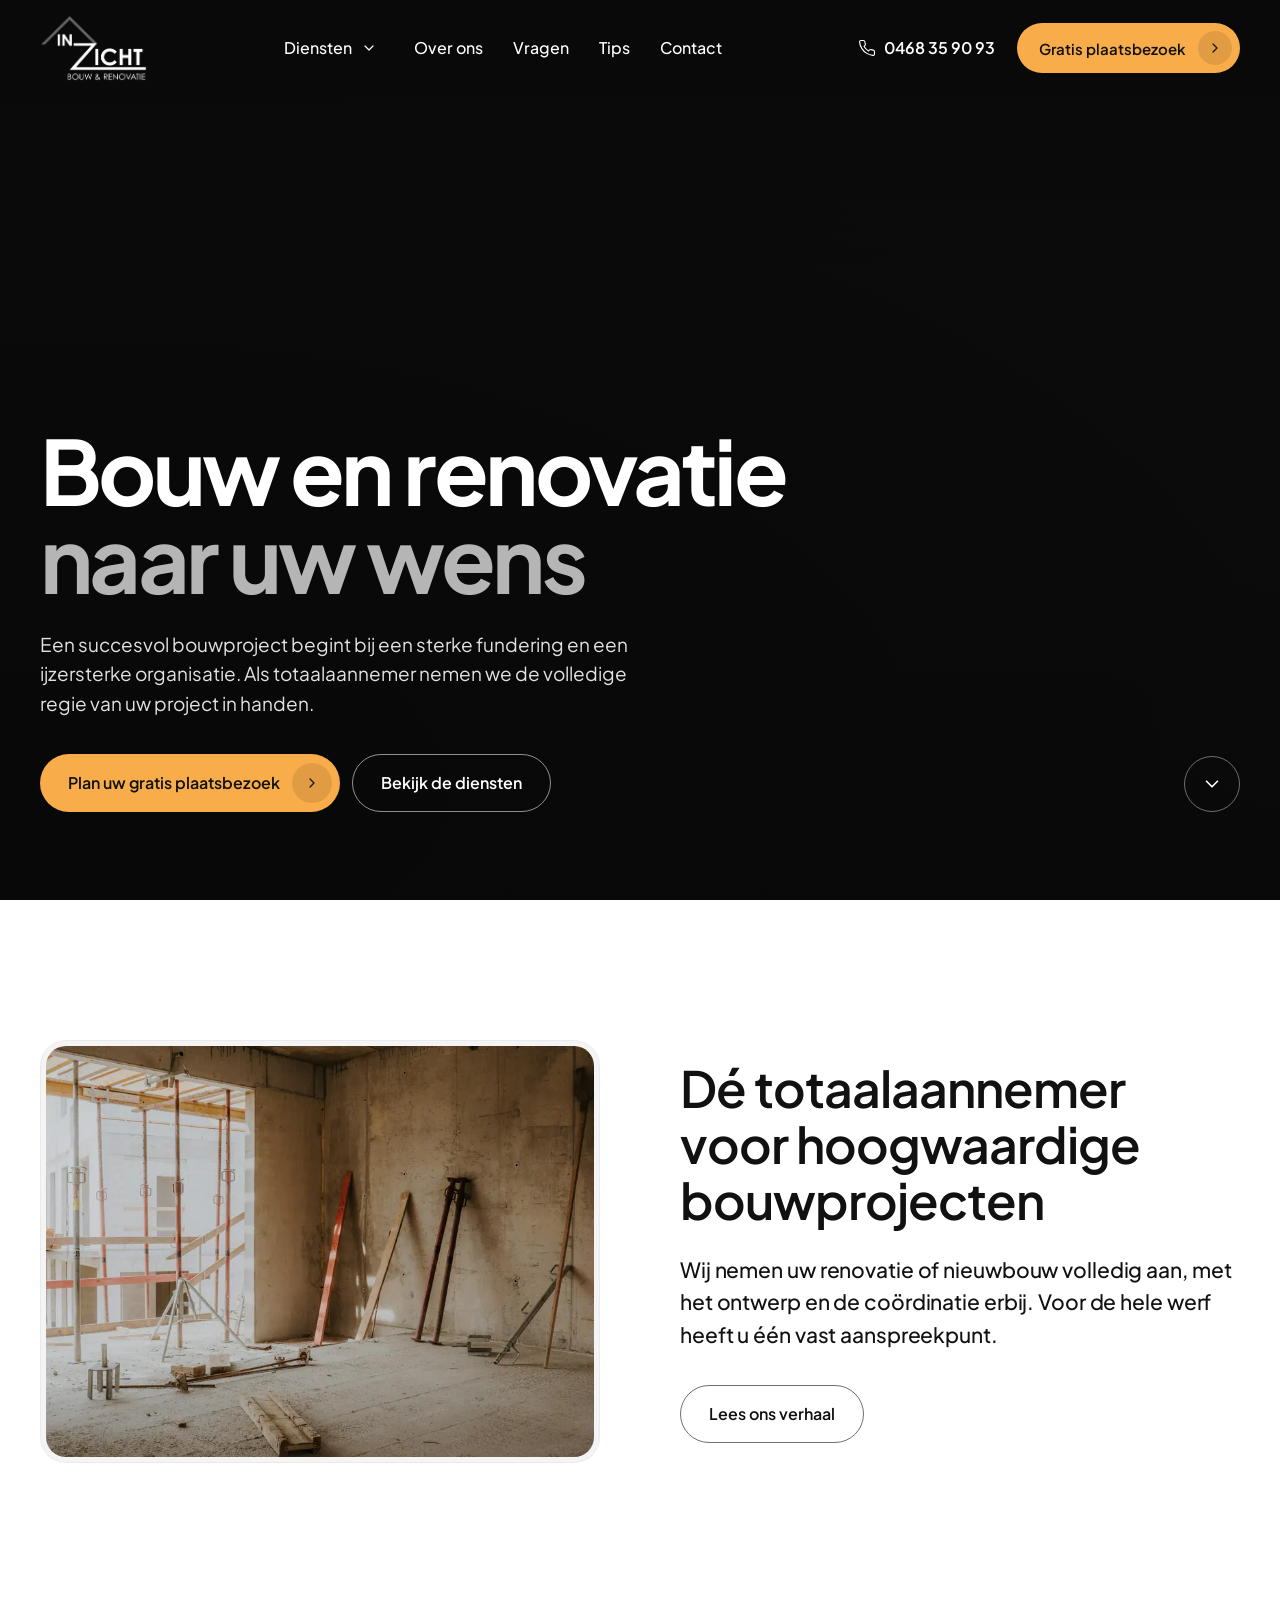
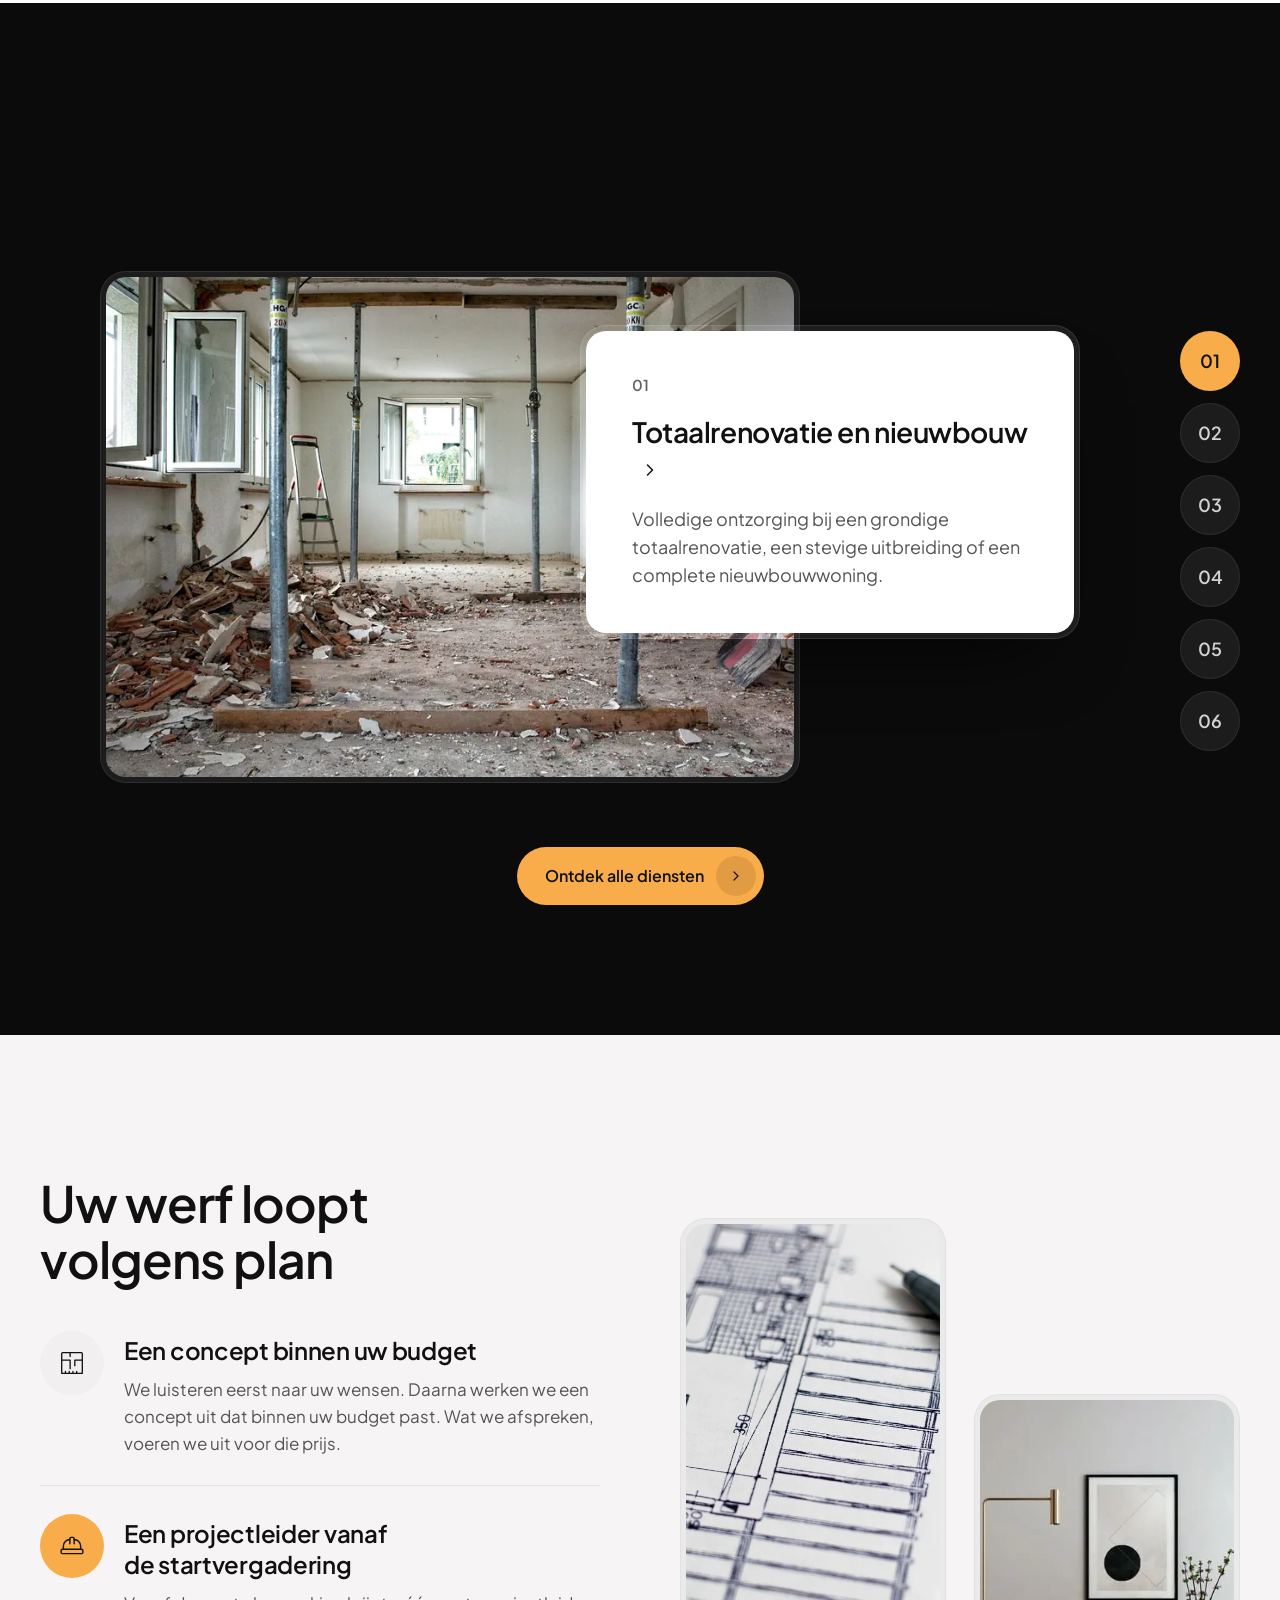
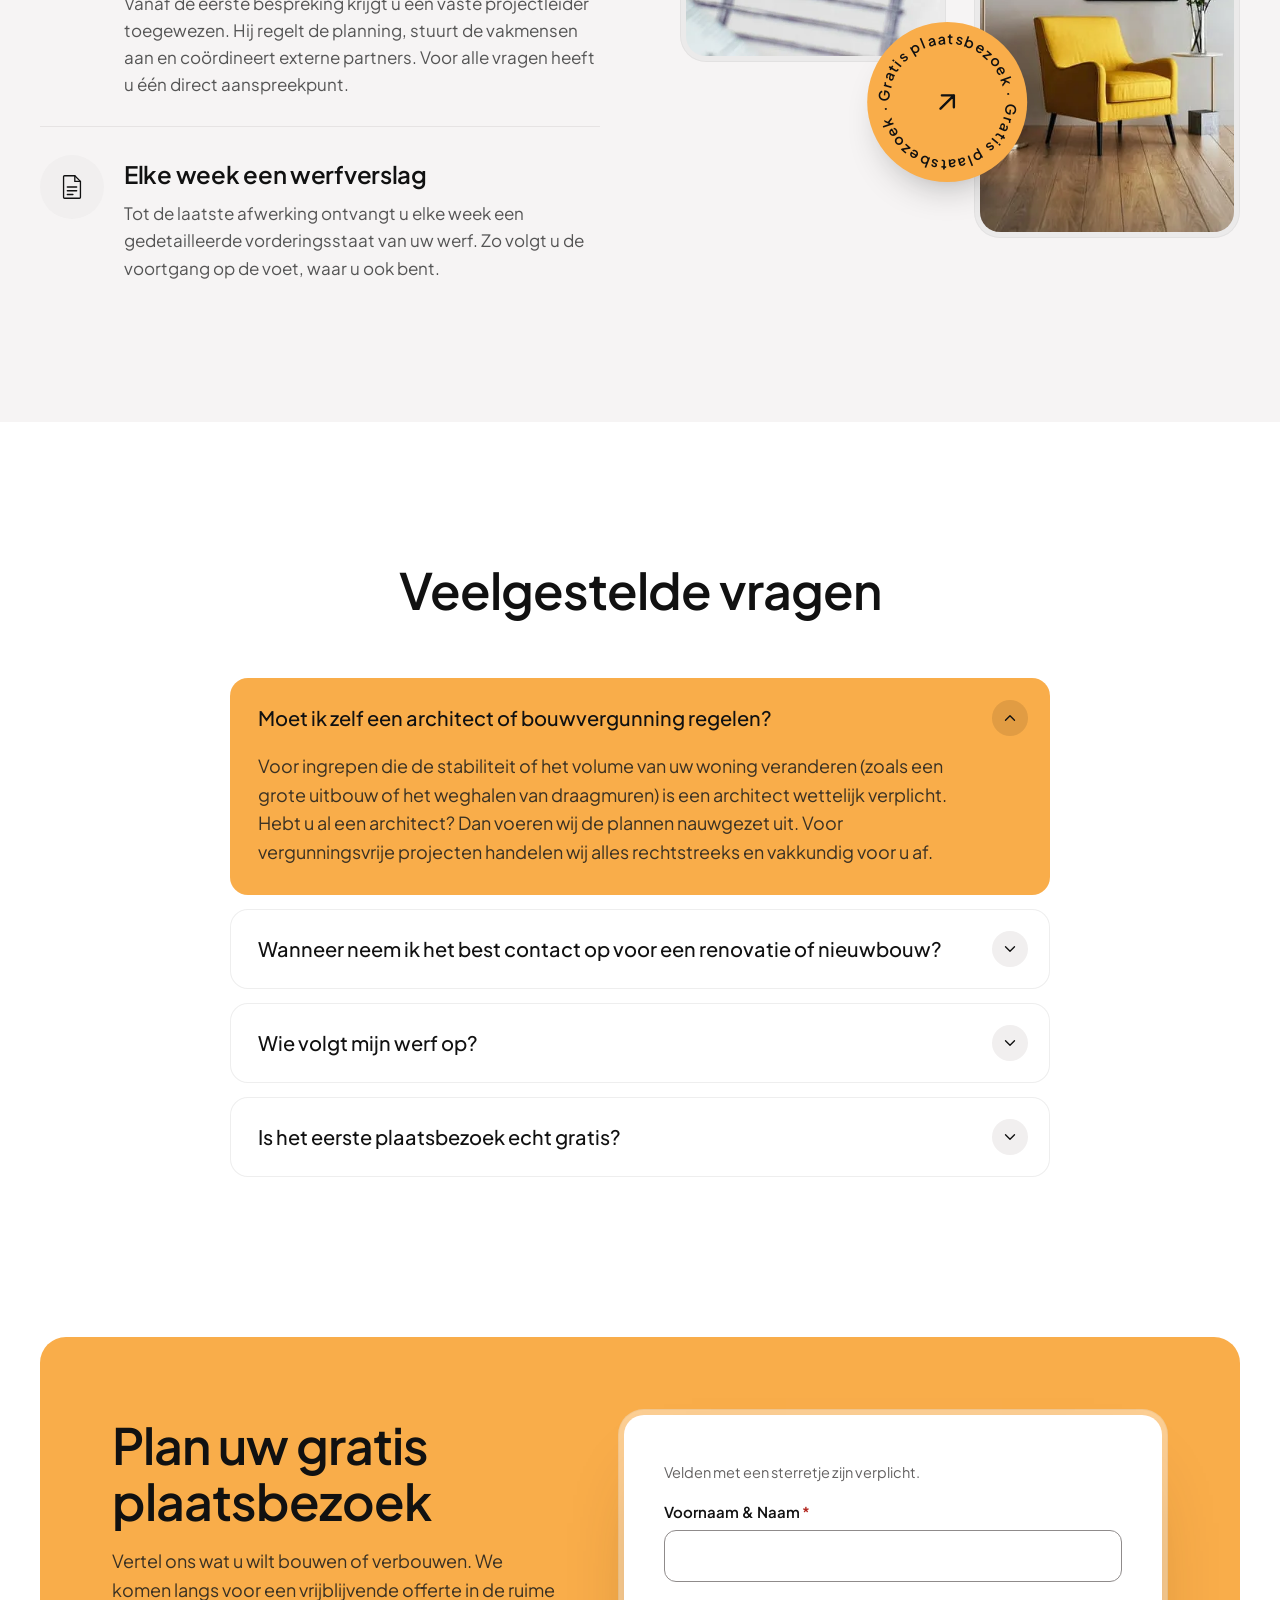
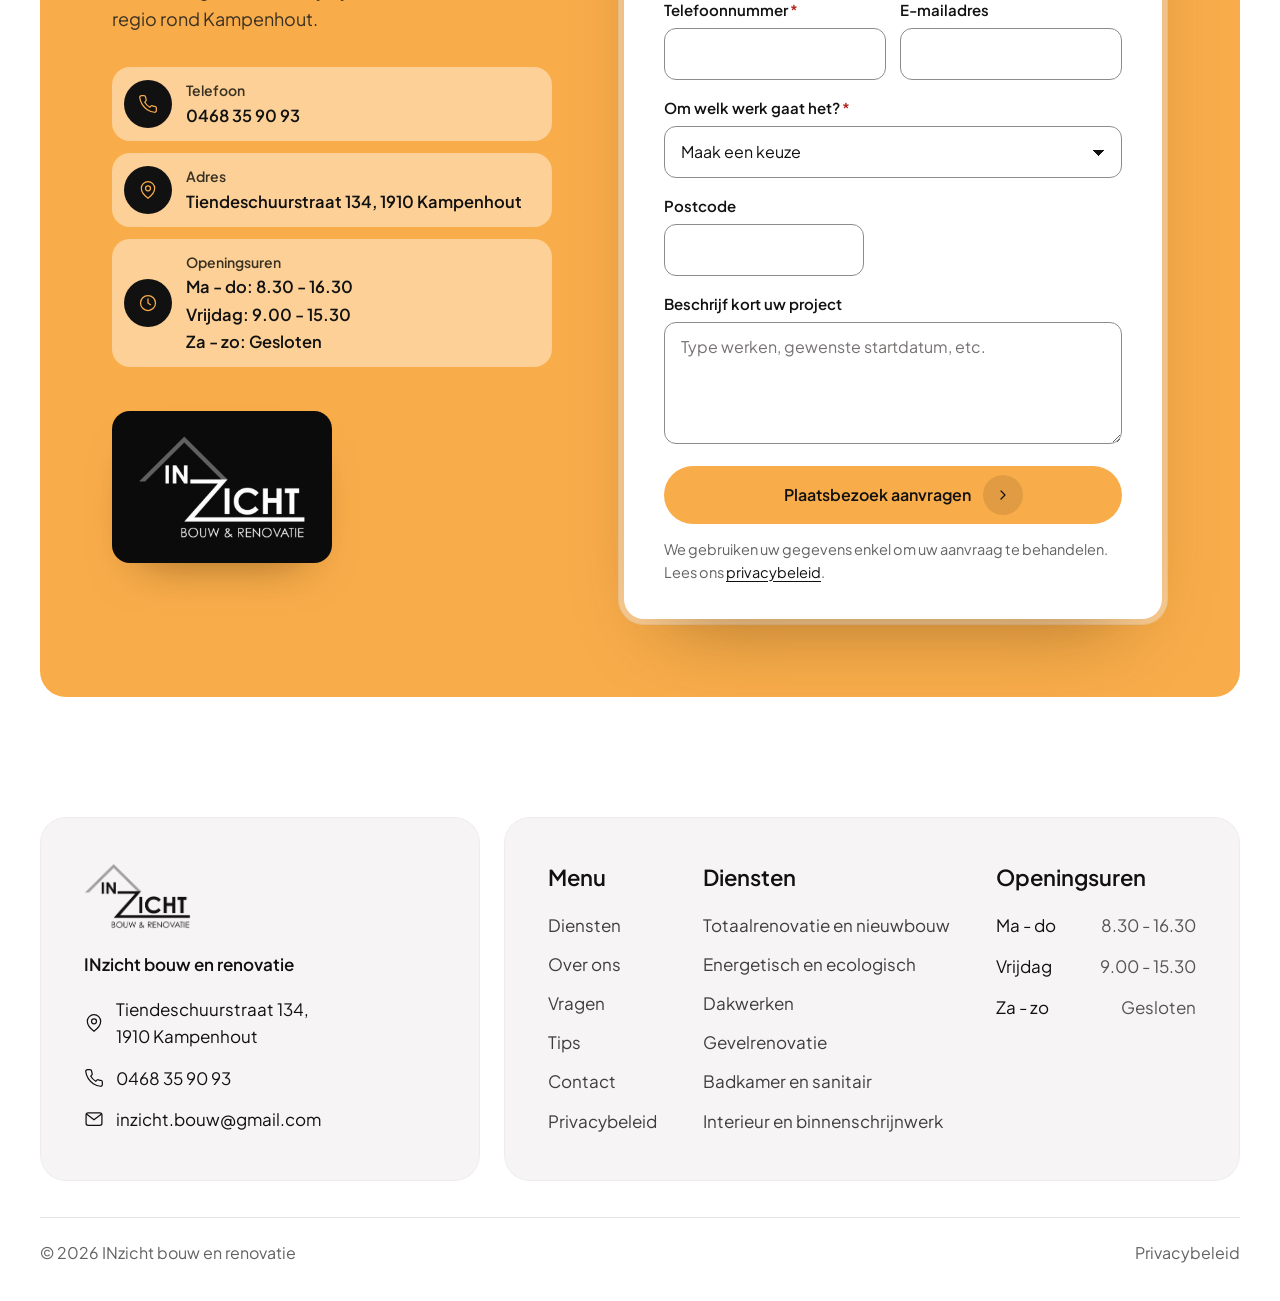
<file: index.html>
<!doctype html>
<html lang="nl-BE" class="no-js">
<head>
<meta charset="utf-8">
<meta name="viewport" content="width=device-width, initial-scale=1">
<title>INzicht bouw en renovatie · Kampenhout</title>
<meta name="description" content="Wij nemen uw renovatie of nieuwbouw volledig aan, met het ontwerp en de coördinatie erbij. Gratis plaatsbezoek in de ruime regio rond Kampenhout.">
<meta name="robots" content="noindex, nofollow">
<link rel="canonical" href="https://mohammeddaoudi-hue.github.io/inzicht-bouw/">
<meta name="theme-color" content="#0b0b0b">
<meta property="og:type" content="website">
<meta property="og:locale" content="nl_BE">
<meta property="og:site_name" content="INzicht bouw en renovatie">
<meta property="og:title" content="INzicht bouw en renovatie · Kampenhout">
<meta property="og:description" content="Wij nemen uw renovatie of nieuwbouw volledig aan, met het ontwerp en de coördinatie erbij. Gratis plaatsbezoek in de ruime regio rond Kampenhout.">
<meta property="og:url" content="https://mohammeddaoudi-hue.github.io/inzicht-bouw/">
<meta property="og:image" content="https://mohammeddaoudi-hue.github.io/inzicht-bouw/img/og.jpg">
<meta property="og:image:width" content="1200">
<meta property="og:image:height" content="630">
<meta property="og:image:alt" content="Logo van INzicht bouw en renovatie op een foto van een gerenoveerde woning">
<meta name="twitter:card" content="summary_large_image">
<link rel="icon" href="img/favicon.png" type="image/png">
<link rel="apple-touch-icon" href="img/apple-touch-icon.png">
<link rel="preload" href="fonts/pjs-latin.woff2" as="font" type="font/woff2" crossorigin>
<link rel="preload" as="image" href="img/hero-vol.webp" type="image/webp" media="(min-width: 701px)">
<link rel="preload" as="image" href="img/hero-vol-m.webp" type="image/webp" media="(max-width: 700px)">
<link rel="stylesheet" href="styles.css?v=muyq9aop">
<script>document.documentElement.className='js';setTimeout(function(){if(!window.__inzicht)document.documentElement.classList.add('reveal-klaar')},1500)</script>
<script type="application/ld+json">{"@context":"https://schema.org","@type":"GeneralContractor","name":"INzicht bouw en renovatie","url":"https://mohammeddaoudi-hue.github.io/inzicht-bouw/","image":"https://mohammeddaoudi-hue.github.io/inzicht-bouw/img/og.jpg","logo":"https://mohammeddaoudi-hue.github.io/inzicht-bouw/img/logo-ink.png","telephone":"+32468359093","email":"inzicht.bouw@gmail.com","address":{"@type":"PostalAddress","streetAddress":"Tiendeschuurstraat 134","postalCode":"1910","addressLocality":"Kampenhout","addressCountry":"BE"},"openingHoursSpecification":[{"@type":"OpeningHoursSpecification","dayOfWeek":["Monday","Tuesday","Wednesday","Thursday"],"opens":"08:30","closes":"16:30"},{"@type":"OpeningHoursSpecification","dayOfWeek":["Friday"],"opens":"09:00","closes":"15:30"}],"areaServed":"Kampenhout en omgeving"}</script>
</head>
<body class="is-home">
<svg width="0" height="0" style="position:absolute" aria-hidden="true" focusable="false">
  <defs>
    <symbol id="i-chev" viewBox="0 0 24 24"><path d="m9 6 6 6-6 6" fill="none" stroke="currentColor" stroke-width="1.8" stroke-linecap="round" stroke-linejoin="round"/></symbol>
    <symbol id="i-down" viewBox="0 0 24 24"><path d="m6 9 6 6 6-6" fill="none" stroke="currentColor" stroke-width="1.8" stroke-linecap="round" stroke-linejoin="round"/></symbol>
    <symbol id="i-terug" viewBox="0 0 24 24"><path d="m15 6-6 6 6 6" fill="none" stroke="currentColor" stroke-width="1.8" stroke-linecap="round" stroke-linejoin="round"/></symbol>
    <symbol id="i-arrow" viewBox="0 0 24 24"><path d="M7 17 17 7M8 7h9v9" fill="none" stroke="currentColor" stroke-width="1.8" stroke-linecap="round" stroke-linejoin="round"/></symbol>
    <symbol id="i-vink" viewBox="0 0 24 24"><path d="m5 12.5 4.2 4.2L19 7" fill="none" stroke="currentColor" stroke-width="2.2" stroke-linecap="round" stroke-linejoin="round"/></symbol>
    <symbol id="i-phone" viewBox="0 0 24 24"><path d="M22 16.9v3a2 2 0 0 1-2.2 2 19.8 19.8 0 0 1-8.6-3.1 19.5 19.5 0 0 1-6-6A19.8 19.8 0 0 1 2.1 4.2 2 2 0 0 1 4.1 2h3a2 2 0 0 1 2 1.7c.1 1 .4 1.9.7 2.8a2 2 0 0 1-.5 2.1L8.1 9.9a16 16 0 0 0 6 6l1.3-1.3a2 2 0 0 1 2.1-.4c.9.3 1.8.6 2.8.7a2 2 0 0 1 1.7 2Z" fill="none" stroke="currentColor" stroke-width="1.5" stroke-linecap="round" stroke-linejoin="round"/></symbol>
    <symbol id="i-pin" viewBox="0 0 24 24"><path d="M20 10c0 6-8 12-8 12s-8-6-8-12a8 8 0 0 1 16 0Z" fill="none" stroke="currentColor" stroke-width="1.5" stroke-linejoin="round"/><circle cx="12" cy="10" r="3" fill="none" stroke="currentColor" stroke-width="1.5"/></symbol>
    <symbol id="i-mail" viewBox="0 0 24 24"><rect x="2.5" y="4.5" width="19" height="15" rx="2.5" fill="none" stroke="currentColor" stroke-width="1.5"/><path d="m3 6 9 7 9-7" fill="none" stroke="currentColor" stroke-width="1.5" stroke-linejoin="round"/></symbol>
    <symbol id="i-klok" viewBox="0 0 24 24"><circle cx="12" cy="12" r="9" fill="none" stroke="currentColor" stroke-width="1.5"/><path d="M12 7v5l3 2" fill="none" stroke="currentColor" stroke-width="1.5" stroke-linecap="round" stroke-linejoin="round"/></symbol>
    <symbol id="i-user" viewBox="0 0 24 24"><circle cx="12" cy="8" r="4" fill="none" stroke="currentColor" stroke-width="1.5"/><path d="M4 21a8 8 0 0 1 16 0" fill="none" stroke="currentColor" stroke-width="1.5" stroke-linecap="round"/></symbol>
    <symbol id="i-tag" viewBox="0 0 24 24"><path d="M3 12V4a1 1 0 0 1 1-1h8l9 9-9 9Z" fill="none" stroke="currentColor" stroke-width="1.5" stroke-linejoin="round"/><circle cx="7.5" cy="7.5" r="1.3" fill="currentColor"/></symbol>
    <symbol id="i-info" viewBox="0 0 24 24"><circle cx="12" cy="12" r="9" fill="none" stroke="currentColor" stroke-width="1.5"/><path d="M12 11v6M12 7.5v.5" fill="none" stroke="currentColor" stroke-width="1.8" stroke-linecap="round"/></symbol>
    <symbol id="i-plan" viewBox="0 0 32 32"><g fill="none" stroke="currentColor" stroke-width="1.4" stroke-linecap="round" stroke-linejoin="round"><path d="M5 27V6a1 1 0 0 1 1-1h20a1 1 0 0 1 1 1v21Z"/><path d="M5 13h9v9M14 5v4M19 13h8M19 13v6"/><path d="M9 27v-2M13 27v-2M17 27v-2M21 27v-2"/></g></symbol>
    <symbol id="i-helm" viewBox="0 0 24 24"><g fill="none" stroke="currentColor" stroke-width="1.3" stroke-linecap="round" stroke-linejoin="round"><path d="M10 10V5a1 1 0 0 1 1-1h2a1 1 0 0 1 1 1v5"/><path d="M14 6a6 6 0 0 1 6 6v3"/><path d="M4 15v-3a6 6 0 0 1 6-6"/><rect x="2" y="15" width="20" height="4" rx="1"/></g></symbol>
    <symbol id="i-verslag" viewBox="0 0 32 32"><g fill="none" stroke="currentColor" stroke-width="1.4" stroke-linecap="round" stroke-linejoin="round"><path d="M8 4h11l6 6v17a1 1 0 0 1-1 1H8a1 1 0 0 1-1-1V5a1 1 0 0 1 1-1Z"/><path d="M19 4v6h6M11 16h10M11 20h10M11 24h6"/></g></symbol>
    <symbol id="i-x" viewBox="0 0 24 24"><path d="M6 6l12 12M18 6 6 18" fill="none" stroke="currentColor" stroke-width="1.8" stroke-linecap="round"/></symbol>
  </defs>
</svg>
<a class="skip" href="#inhoud">Naar de inhoud</a>
<header class="nav" id="top">
  <div class="wrap nav__in">
    <a class="nav__logo" href="./" aria-label="INzicht bouw en renovatie, naar de homepage">
      <img class="nav__logo-wit" src="img/logo-wit.png" width="227" height="140" alt="">
      <img class="nav__logo-ink" src="img/logo-ink.png" width="227" height="140" alt="">
    </a>
    <nav class="nav__links" aria-label="Hoofdmenu">
      <div class="drop">
        <a href="diensten/" class="drop__link">Diensten</a>
        <button class="drop__knop" type="button" aria-expanded="false" aria-controls="drop-diensten" aria-label="Diensten tonen"><svg width="16" height="16" aria-hidden="true" focusable="false"><use href="#i-down"/></svg></button>
        <div class="drop__menu" id="drop-diensten">
          <ul>
            <li><a href="diensten/#totaalrenovatie-en-nieuwbouw"><span class="drop__nr">01</span>Totaalrenovatie en nieuwbouw</a></li>
            <li><a href="diensten/#energetisch-en-ecologisch"><span class="drop__nr">02</span>Energetisch en ecologisch</a></li>
            <li><a href="diensten/#dakwerken"><span class="drop__nr">03</span>Dakwerken</a></li>
            <li><a href="diensten/#gevelrenovatie"><span class="drop__nr">04</span>Gevelrenovatie</a></li>
            <li><a href="diensten/#badkamer-en-sanitair"><span class="drop__nr">05</span>Badkamer en sanitair</a></li>
            <li><a href="diensten/#interieur-en-binnenschrijnwerk"><span class="drop__nr">06</span>Interieur en binnenschrijnwerk</a></li>
          </ul>
        </div>
      </div>
      <a href="over-ons/">Over ons</a>
      <a href="vragen/">Vragen</a>
      <a href="tips/">Tips</a>
      <a href="contact/">Contact</a>
    </nav>
    <div class="nav__acties">
      <a class="nav__tel" href="tel:+32468359093"><svg width="18" height="18" aria-hidden="true" focusable="false"><use href="#i-phone"/></svg>0468 35 90 93</a>
      <a class="knop knop--accent knop--klein" href="#plaatsbezoek" data-naar-form>Gratis plaatsbezoek<span class="knop__ic"><svg width="16" height="16" aria-hidden="true" focusable="false"><use href="#i-chev"/></svg></span></a>
      <button class="burger" type="button" aria-label="Menu openen" aria-expanded="false" aria-controls="mobmenu"><span class="burger__lijn"></span><span class="burger__lijn"></span></button>
    </div>
  </div>
</header>
<div class="mob" id="mobmenu" hidden>
  <nav class="mob__links" aria-label="Mobiel menu">
    <a href="diensten/">Diensten</a>
    <a href="over-ons/">Over ons</a>
    <a href="vragen/">Vragen</a>
    <a href="tips/">Tips</a>
    <a href="contact/">Contact</a>
  </nav>
  <div class="mob__cta">
    <a class="knop knop--accent knop--vol" href="#plaatsbezoek" data-naar-form>Gratis plaatsbezoek<span class="knop__ic"><svg width="16" height="16" aria-hidden="true" focusable="false"><use href="#i-chev"/></svg></span></a>
    <a class="knop knop--rand-wit knop--vol" href="tel:+32468359093"><svg width="18" height="18" aria-hidden="true" focusable="false"><use href="#i-phone"/></svg>0468 35 90 93</a>
  </div>
</div>
<main id="inhoud">

<section class="hero">
  <picture class="hero__foto">
    <source media="(max-width: 700px)" srcset="img/hero-vol-m.webp" type="image/webp">
    <source media="(max-width: 700px)" srcset="img/hero-vol-m.jpg">
    <source srcset="img/hero-vol.webp" type="image/webp">
    <img src="img/hero-vol.jpg" width="1920" height="1280" alt="Lichte ruimte met witte wanden, zetels en papieren hanglampen" decoding="async" fetchpriority="high">
  </picture>
  <div class="hero__laag" aria-hidden="true"></div>
  <div class="wrap hero__in">
    <div class="hero__tekstblok">
      <h1 class="hero__kop">Bouw en renovatie <span class="hero__kop2">naar uw wens</span></h1>
      <p class="hero__tekst">Een succesvol bouwproject begint bij een sterke fundering en een ijzersterke organisatie. Als totaalaannemer nemen we de volledige regie van uw project in handen.</p>
      <div class="hero__knoppen">
        <a class="knop knop--accent" href="#plaatsbezoek" data-naar-form>Plan uw gratis plaatsbezoek<span class="knop__ic"><svg width="16" height="16" aria-hidden="true" focusable="false"><use href="#i-chev"/></svg></span></a>
        <a class="knop knop--rand-wit" href="diensten/">Bekijk de diensten</a>
      </div>
    </div>
    <a class="hero__verder" href="#over" aria-label="Verder naar de inhoud"><svg width="22" height="22" aria-hidden="true" focusable="false"><use href="#i-down"/></svg></a>
  </div>
</section>

<section class="intro" id="over" aria-labelledby="intro-kop">
  <div class="wrap intro__grid">
    <div class="intro__beeld kader" data-reveal>
      <picture>
        <source type="image/webp" srcset="img/over-werf-800.webp 800w, img/over-werf-1200.webp 1200w, img/over-werf-1600.webp 1600w" sizes="(max-width: 1000px) calc(100vw - 60px), 548px">
        <img src="img/over-werf-800.jpg" srcset="img/over-werf-800.jpg 800w, img/over-werf-1200.jpg 1200w, img/over-werf-1600.jpg 1600w" sizes="(max-width: 1000px) calc(100vw - 60px), 548px" width="1600" height="1200" alt="Ruwbouw van een woning in verbouwing, met een stelling, stempels en planken" loading="lazy" decoding="async">
      </picture>
    </div>
    <div class="intro__tekst" data-reveal>
      <h2 class="h2" id="intro-kop">Dé totaalaannemer voor hoogwaardige bouwprojecten</h2>
      <p class="intro__lead">Wij nemen uw renovatie of nieuwbouw volledig aan, met het ontwerp en de coördinatie erbij. Voor de hele werf heeft u één vast aanspreekpunt.</p>

      <a class="knop knop--rand" href="over-ons/">Lees ons verhaal</a>
    </div>
  </div>
</section>

<section class="diensten" id="diensten" aria-labelledby="diensten-kop">
  <div class="wrap">
    <h2 class="h2 h2--wit h2--midden" id="diensten-kop" data-reveal>Wat wij bouwen en verbouwen</h2>
    <div class="podium" data-reveal>
      <div class="tabs" role="tablist" aria-label="Diensten" aria-orientation="vertical">
        <button class="tab is-actief" id="tab-1" role="tab" aria-selected="true" aria-controls="paneel-1"><span class="tab__nr">01</span><span class="tab__naam">Totaalrenovatie en nieuwbouw</span></button>
        <button class="tab" id="tab-2" role="tab" aria-selected="false" aria-controls="paneel-2" tabindex="-1"><span class="tab__nr">02</span><span class="tab__naam">Energetisch en ecologisch</span></button>
        <button class="tab" id="tab-3" role="tab" aria-selected="false" aria-controls="paneel-3" tabindex="-1"><span class="tab__nr">03</span><span class="tab__naam">Dakwerken</span></button>
        <button class="tab" id="tab-4" role="tab" aria-selected="false" aria-controls="paneel-4" tabindex="-1"><span class="tab__nr">04</span><span class="tab__naam">Gevelrenovatie</span></button>
        <button class="tab" id="tab-5" role="tab" aria-selected="false" aria-controls="paneel-5" tabindex="-1"><span class="tab__nr">05</span><span class="tab__naam">Badkamer en sanitair</span></button>
        <button class="tab" id="tab-6" role="tab" aria-selected="false" aria-controls="paneel-6" tabindex="-1"><span class="tab__nr">06</span><span class="tab__naam">Interieur en binnenschrijnwerk</span></button>
      </div>
      <div class="podium__panelen" data-rail>
        <div class="paneel is-actief" id="paneel-1" role="tabpanel" aria-labelledby="tab-1">
          <div class="paneel__foto kader kader--donker">
            <picture>
        <source type="image/webp" srcset="img/d-totaal-800.webp 800w, img/d-totaal-1200.webp 1200w, img/d-totaal-1600.webp 1600w" sizes="(max-width: 1000px) calc(84vw - 52px), 688px">
        <img src="img/d-totaal-800.jpg" srcset="img/d-totaal-800.jpg 800w, img/d-totaal-1200.jpg 1200w, img/d-totaal-1600.jpg 1600w" sizes="(max-width: 1000px) calc(84vw - 52px), 688px" width="1600" height="1200" alt="Woning in renovatie, gestript tot de ruwbouw met stempels onder het plafond" loading="lazy" decoding="async">
      </picture>
          </div>
          <div class="paneel__kaart">
            <div class="paneel__kern">
              <p class="paneel__nr">01</p>
              <h3 class="paneel__kop"><a href="diensten/#totaalrenovatie-en-nieuwbouw">Totaalrenovatie en nieuwbouw<svg width="20" height="20" aria-hidden="true" focusable="false"><use href="#i-chev"/></svg></a></h3>
              <p class="paneel__tekst">Volledige ontzorging bij een grondige totaalrenovatie, een stevige uitbreiding of een complete nieuwbouwwoning.</p>
            </div>
          </div>
        </div>
        <div class="paneel" id="paneel-2" role="tabpanel" aria-labelledby="tab-2" hidden>
          <div class="paneel__foto kader kader--donker">
            <picture>
        <source type="image/webp" srcset="img/d-eco-800.webp 800w, img/d-eco-1200.webp 1200w, img/d-eco-1600.webp 1600w" sizes="(max-width: 1000px) calc(84vw - 52px), 688px">
        <img src="img/d-eco-800.jpg" srcset="img/d-eco-800.jpg 800w, img/d-eco-1200.jpg 1200w, img/d-eco-1600.jpg 1600w" sizes="(max-width: 1000px) calc(84vw - 52px), 688px" width="1600" height="1200" alt="Warmtepomp naast een bakstenen woning in de tuin" loading="lazy" decoding="async">
      </picture>
          </div>
          <div class="paneel__kaart">
            <div class="paneel__kern">
              <p class="paneel__nr">02</p>
              <h3 class="paneel__kop"><a href="diensten/#energetisch-en-ecologisch">Energetisch en ecologisch<svg width="20" height="20" aria-hidden="true" focusable="false"><use href="#i-chev"/></svg></a></h3>
              <p class="paneel__tekst">Warmtepompen en hoogwaardige, naadloze isolatie van uw dak, vloer en wand.</p>
            </div>
          </div>
        </div>
        <div class="paneel" id="paneel-3" role="tabpanel" aria-labelledby="tab-3" hidden>
          <div class="paneel__foto kader kader--donker">
            <picture>
        <source type="image/webp" srcset="img/d-dak-800.webp 800w, img/d-dak-1200.webp 1200w, img/d-dak-1600.webp 1600w" sizes="(max-width: 1000px) calc(84vw - 52px), 688px">
        <img src="img/d-dak-800.jpg" srcset="img/d-dak-800.jpg 800w, img/d-dak-1200.jpg 1200w, img/d-dak-1600.jpg 1600w" sizes="(max-width: 1000px) calc(84vw - 52px), 688px" width="1600" height="1200" alt="Dakwerker op een pannendak met stelling en valbeveiliging" loading="lazy" decoding="async">
      </picture>
          </div>
          <div class="paneel__kaart">
            <div class="paneel__kern">
              <p class="paneel__nr">03</p>
              <h3 class="paneel__kop"><a href="diensten/#dakwerken">Dakwerken<svg width="20" height="20" aria-hidden="true" focusable="false"><use href="#i-chev"/></svg></a></h3>
              <p class="paneel__tekst">Hellende daken met pannen en zinkwerk, platte daken, dakramen, dakkapellen en dakisolatie.</p>
            </div>
          </div>
        </div>
        <div class="paneel" id="paneel-4" role="tabpanel" aria-labelledby="tab-4" hidden>
          <div class="paneel__foto kader kader--donker">
            <picture>
        <source type="image/webp" srcset="img/d-gevel-800.webp 800w, img/d-gevel-1200.webp 1200w, img/d-gevel-1600.webp 1600w" sizes="(max-width: 1000px) calc(84vw - 52px), 688px">
        <img src="img/d-gevel-800.jpg" srcset="img/d-gevel-800.jpg 800w, img/d-gevel-1200.jpg 1200w, img/d-gevel-1600.jpg 1600w" sizes="(max-width: 1000px) calc(84vw - 52px), 688px" width="1600" height="1200" alt="Bakstenen gevel met houten raamkader" loading="lazy" decoding="async">
      </picture>
          </div>
          <div class="paneel__kaart">
            <div class="paneel__kern">
              <p class="paneel__nr">04</p>
              <h3 class="paneel__kop"><a href="diensten/#gevelrenovatie">Gevelrenovatie<svg width="20" height="20" aria-hidden="true" focusable="false"><use href="#i-chev"/></svg></a></h3>
              <p class="paneel__tekst">Crepi, steenstrips, gevelbekleding in hout of composiet, perfect gecombineerd met buitenisolatie.</p>
            </div>
          </div>
        </div>
        <div class="paneel" id="paneel-5" role="tabpanel" aria-labelledby="tab-5" hidden>
          <div class="paneel__foto kader kader--donker">
            <picture>
        <source type="image/webp" srcset="img/d-bad-800.webp 800w, img/d-bad-1200.webp 1200w, img/d-bad-1600.webp 1600w" sizes="(max-width: 1000px) calc(84vw - 52px), 688px">
        <img src="img/d-bad-800.jpg" srcset="img/d-bad-800.jpg 800w, img/d-bad-1200.jpg 1200w, img/d-bad-1600.jpg 1600w" sizes="(max-width: 1000px) calc(84vw - 52px), 688px" width="1600" height="1200" alt="Gerenoveerde badkamer met grijze tegels, inloopdouche en ligbad" loading="lazy" decoding="async">
      </picture>
          </div>
          <div class="paneel__kaart">
            <div class="paneel__kern">
              <p class="paneel__nr">05</p>
              <h3 class="paneel__kop"><a href="diensten/#badkamer-en-sanitair">Badkamer en sanitair<svg width="20" height="20" aria-hidden="true" focusable="false"><use href="#i-chev"/></svg></a></h3>
              <p class="paneel__tekst">Volledige badkamerrenovatie, strakke inloopdouches, tegelwerk, sanitair en vloerverwarming.</p>
            </div>
          </div>
        </div>
        <div class="paneel" id="paneel-6" role="tabpanel" aria-labelledby="tab-6" hidden>
          <div class="paneel__foto kader kader--donker">
            <picture>
        <source type="image/webp" srcset="img/d-interieur-800.webp 800w, img/d-interieur-1200.webp 1200w, img/d-interieur-1600.webp 1600w" sizes="(max-width: 1000px) calc(84vw - 52px), 688px">
        <img src="img/d-interieur-800.jpg" srcset="img/d-interieur-800.jpg 800w, img/d-interieur-1200.jpg 1200w, img/d-interieur-1600.jpg 1600w" sizes="(max-width: 1000px) calc(84vw - 52px), 688px" width="1600" height="1200" alt="Ruimte in afwerking met gyprocplaten, verlaagd plafond en vloerverwarmingscollector" loading="lazy" decoding="async">
      </picture>
          </div>
          <div class="paneel__kaart">
            <div class="paneel__kern">
              <p class="paneel__nr">06</p>
              <h3 class="paneel__kop"><a href="diensten/#interieur-en-binnenschrijnwerk">Interieur en binnenschrijnwerk<svg width="20" height="20" aria-hidden="true" focusable="false"><use href="#i-chev"/></svg></a></h3>
              <p class="paneel__tekst">Gyprocwanden en plafonds, maatwerk (kasten, binnendeuren), vloeren en de inrichting van uw kantoor of thuiswerkplek.</p>
            </div>
          </div>
        </div>
      </div>
      <div class="rail-bediening" data-bediening>
        <button class="rail-knop" type="button" data-vorige aria-label="Vorige dienst"><svg width="20" height="20" aria-hidden="true" focusable="false"><use href="#i-terug"/></svg></button>
        <span class="rail-balk" aria-hidden="true"><span class="rail-balk__vul"></span></span>
        <button class="rail-knop" type="button" data-volgende aria-label="Volgende dienst"><svg width="20" height="20" aria-hidden="true" focusable="false"><use href="#i-chev"/></svg></button>
      </div>
    </div>
    <div class="diensten__meer" data-reveal>
      <a class="knop knop--accent" href="diensten/">Ontdek alle diensten<span class="knop__ic"><svg width="16" height="16" aria-hidden="true" focusable="false"><use href="#i-chev"/></svg></span></a>
    </div>
  </div>
</section>

<section class="waarom waarom--zacht" id="waarom" aria-labelledby="waarom-kop">
  <div class="wrap waarom__grid">
    <div class="waarom__links" data-reveal>
      <h2 class="h2" id="waarom-kop">Uw werf loopt volgens plan</h2>
      <ul class="punten">
        <li class="punt">
          <span class="punt__ic"><svg width="30" height="30" aria-hidden="true" focusable="false"><use href="#i-plan"/></svg></span>
          <div>
            <h3 class="punt__kop">Een concept binnen uw budget</h3>
            <p class="punt__tekst">We luisteren eerst naar uw wensen. Daarna werken we een concept uit dat binnen uw budget past. Wat we afspreken, voeren we uit voor die prijs.</p>
          </div>
        </li>
        <li class="punt punt--accent">
          <span class="punt__ic"><svg width="26" height="26" aria-hidden="true" focusable="false"><use href="#i-helm"/></svg></span>
          <div>
            <h3 class="punt__kop">Een projectleider vanaf de startvergadering</h3>
            <p class="punt__tekst">Vanaf de eerste bespreking krijgt u één vaste projectleider toegewezen. Hij regelt de planning, stuurt de vakmensen aan en coördineert externe partners. Voor alle vragen heeft u één direct aanspreekpunt.</p>
          </div>
        </li>
        <li class="punt">
          <span class="punt__ic"><svg width="30" height="30" aria-hidden="true" focusable="false"><use href="#i-verslag"/></svg></span>
          <div>
            <h3 class="punt__kop">Elke week een werfverslag</h3>
            <p class="punt__tekst">Tot de laatste afwerking ontvangt u elke week een gedetailleerde vorderingsstaat van uw werf. Zo volgt u de voortgang op de voet, waar u ook bent.</p>
          </div>
        </li>
      </ul>
    </div>
    <div class="duo" data-reveal>
      <div class="duo__a kader">
        <picture>
          <source srcset="img/waarom-1.webp" type="image/webp">
          <img src="img/waarom-1.jpg" width="540" height="840" alt="Bouwplan met potlood en meetlat" loading="lazy" decoding="async">
        </picture>
      </div>
      <div class="duo__b kader">
        <picture>
          <source srcset="img/waarom-2.webp" type="image/webp">
          <img src="img/waarom-2.jpg" width="363" height="565" alt="Gele zetel en staanlamp in een afgewerkte kamer" loading="lazy" decoding="async">
        </picture>
      </div>
      <a class="stempel" href="#plaatsbezoek" data-naar-form aria-label="Gratis plaatsbezoek aanvragen">
        <svg class="stempel__ring" viewBox="0 0 160 160" aria-hidden="true">
          <defs><path id="cirkel" d="M80 80m-58 0a58 58 0 1 1 116 0a58 58 0 1 1-116 0"/></defs>
          <text><textPath href="#cirkel" textLength="364">Gratis plaatsbezoek · Gratis plaatsbezoek ·&#160;</textPath></text>
        </svg>
        <svg class="stempel__pijl" width="32" height="32" aria-hidden="true" focusable="false"><use href="#i-arrow"/></svg>
      </a>
    </div>
  </div>
</section>




<section class="vragen vragen--wit" id="vragen" aria-labelledby="vragen-kop">
  <div class="wrap">
    <h2 class="h2 h2--midden" id="vragen-kop" data-reveal>Veelgestelde vragen</h2>
    <div data-reveal>
    <div class="acc" data-acc>
      <div class="acc__item is-open">
        <h3><button class="acc__vraag" type="button" aria-expanded="true" aria-controls="hv-a0" id="hv-v0">Moet ik zelf een architect of bouwvergunning regelen?<span class="acc__ic"><svg width="18" height="18" aria-hidden="true" focusable="false"><use href="#i-down"/></svg></span></button></h3>
        <div class="acc__antw" id="hv-a0" role="region" aria-labelledby="hv-v0"><p>Voor ingrepen die de stabiliteit of het volume van uw woning veranderen (zoals een grote uitbouw of het weghalen van draagmuren) is een architect wettelijk verplicht. Hebt u al een architect? Dan voeren wij de plannen nauwgezet uit. Voor vergunningsvrije projecten handelen wij alles rechtstreeks en vakkundig voor u af.</p></div>
      </div>
      <div class="acc__item">
        <h3><button class="acc__vraag" type="button" aria-expanded="false" aria-controls="hv-a1" id="hv-v1">Wanneer neem ik het best contact op voor een renovatie of nieuwbouw?<span class="acc__ic"><svg width="18" height="18" aria-hidden="true" focusable="false"><use href="#i-down"/></svg></span></button></h3>
        <div class="acc__antw" id="hv-a1" role="region" aria-labelledby="hv-v1" hidden><p>Zodra u de plannen of een goed uitgewerkt idee hebt. Totaalprojecten komen het best tot hun recht met een degelijke voorbereiding. Door ons in een vroeg stadium te betrekken, kunnen we gericht meedenken over de haalbaarheid en de werken optimaal inplannen.</p></div>
      </div>
      <div class="acc__item">
        <h3><button class="acc__vraag" type="button" aria-expanded="false" aria-controls="hv-a2" id="hv-v2">Wie volgt mijn werf op?<span class="acc__ic"><svg width="18" height="18" aria-hidden="true" focusable="false"><use href="#i-down"/></svg></span></button></h3>
        <div class="acc__antw" id="hv-a2" role="region" aria-labelledby="hv-v2" hidden><p>Eén vaste projectleider leidt uw volledige project. Hij is eindverantwoordelijk voor de bestellingen, de aansturing van onze vakmensen, de strenge kwaliteitscontroles en uw wekelijkse verslag.</p></div>
      </div>
      <div class="acc__item">
        <h3><button class="acc__vraag" type="button" aria-expanded="false" aria-controls="hv-a3" id="hv-v3">Is het eerste plaatsbezoek echt gratis?<span class="acc__ic"><svg width="18" height="18" aria-hidden="true" focusable="false"><use href="#i-down"/></svg></span></button></h3>
        <div class="acc__antw" id="hv-a3" role="region" aria-labelledby="hv-v3" hidden><p>Ja, ons eerste bezoek is altijd gratis en vrijblijvend. We komen ter plaatse om de situatie in te schatten en uw wensen te bespreken, zodat we een accuraat voorstel kunnen doen.</p></div>
      </div>
    </div>
    </div>
  </div>
</section>



<section class="plaats" id="plaatsbezoek" aria-labelledby="plaats-kop">
  <div class="wrap">
    <div class="plaats__blok" data-reveal>
      <div class="plaats__tekst">
        <h2 class="h2" id="plaats-kop">Plan uw gratis plaatsbezoek</h2>
        <p class="plaats__lede">Vertel ons wat u wilt bouwen of verbouwen. We komen langs voor een vrijblijvende offerte in de ruime regio rond Kampenhout.</p>
        <ul class="plaats__info">
          <li><span class="plaats__info-ic"><svg width="20" height="20" aria-hidden="true" focusable="false"><use href="#i-phone"/></svg></span><span><b>Telefoon</b><a href="tel:+32468359093">0468 35 90 93</a></span></li>
          <li><span class="plaats__info-ic"><svg width="20" height="20" aria-hidden="true" focusable="false"><use href="#i-pin"/></svg></span><span><b>Adres</b><span>Tiendeschuurstraat 134, <span class="nw">1910 Kampenhout</span></span></span></li>
          <li><span class="plaats__info-ic"><svg width="20" height="20" aria-hidden="true" focusable="false"><use href="#i-klok"/></svg></span><span><b>Openingsuren</b><span>Ma - do: 8.30 - 16.30<br>Vrijdag: 9.00 - 15.30<br>Za - zo: Gesloten</span></span></li>
        </ul>
        <img class="plaats__logo" src="img/logo-tegel.png" width="640" height="440" alt="" loading="lazy" decoding="async">
      </div>
      <div class="plaats__form kader">
        <div class="plaats__formkern">
          <form class="aanvraag" id="aanvraag-onder" action="mailto:inzicht.bouw@gmail.com" method="post" enctype="text/plain" novalidate data-aanvraag>
        <div class="aanvraag__stap" data-stap="form">
          
          <p class="aanvraag__verplicht">Velden met een sterretje zijn verplicht.</p>
          <div class="veld">
            <label for="aanvraag-onder-naam">Voornaam &amp; Naam<span class="ster" aria-hidden="true">*</span></label>
            <input id="aanvraag-onder-naam" name="naam" type="text" autocomplete="name" aria-required="true" aria-describedby="aanvraag-onder-naam-fout">
            <p class="veld__fout" id="aanvraag-onder-naam-fout" hidden></p>
          </div>
          <div class="veld-rij">
            <div class="veld">
            <label for="aanvraag-onder-tel">Telefoonnummer<span class="ster" aria-hidden="true">*</span></label>
            <input id="aanvraag-onder-tel" name="tel" type="tel" autocomplete="tel" aria-required="true" inputmode="tel" aria-describedby="aanvraag-onder-tel-fout">
            <p class="veld__fout" id="aanvraag-onder-tel-fout" hidden></p>
          </div>
            <div class="veld">
            <label for="aanvraag-onder-mail">E-mailadres</label>
            <input id="aanvraag-onder-mail" name="mail" type="email" autocomplete="email" inputmode="email" aria-describedby="aanvraag-onder-mail-fout">
            <p class="veld__fout" id="aanvraag-onder-mail-fout" hidden></p>
          </div>
          </div>
          <div class="veld">
            <label for="aanvraag-onder-werk">Om welk werk gaat het?<span class="ster" aria-hidden="true">*</span></label>
            <select id="aanvraag-onder-werk" name="werk" aria-required="true" aria-describedby="aanvraag-onder-werk-fout">
              <option value="">Maak een keuze</option>
              <option>Totaalrenovatie en nieuwbouw</option><option>Energetisch en ecologisch</option><option>Dakwerken</option><option>Gevelrenovatie</option><option>Badkamer en sanitair</option><option>Interieur en binnenschrijnwerk</option><option>Combinatie of nog te bepalen</option>
            </select>
            <p class="veld__fout" id="aanvraag-onder-werk-fout" hidden></p>
          </div>
          <div class="veld">
            <label for="aanvraag-onder-postcode">Postcode</label>
            <input id="aanvraag-onder-postcode" name="postcode" type="text" autocomplete="postal-code" inputmode="numeric" maxlength="4" data-label="Postcode" aria-describedby="aanvraag-onder-postcode-fout">
            <p class="veld__fout" id="aanvraag-onder-postcode-fout" hidden></p>
          </div>
          <div class="veld">
            <label for="aanvraag-onder-project">Beschrijf kort uw project</label>
            <textarea id="aanvraag-onder-project" name="project" rows="4" maxlength="1000" placeholder="Type werken, gewenste startdatum, etc."></textarea>
          </div>
          <p class="aanvraag__fout" role="alert" hidden></p>
          <button class="knop knop--accent knop--vol" type="submit">Plaatsbezoek aanvragen<span class="knop__ic"><svg width="16" height="16" aria-hidden="true" focusable="false"><use href="#i-chev"/></svg></span></button>
          <p class="aanvraag__klein">We gebruiken uw gegevens enkel om uw aanvraag te behandelen. Lees ons <a href="privacy/">privacybeleid</a>.</p>
        </div>
        <div class="aanvraag__stap aanvraag__klaar" data-stap="klaar" hidden tabindex="-1">
          <span class="aanvraag__vink" aria-hidden="true"><svg width="26" height="26" aria-hidden="true" focusable="false"><use href="#i-vink"/></svg></span>
          <h2 class="aanvraag__kop" data-klaar-kop>Uw e-mail staat klaar</h2>
          <p class="aanvraag__sub" role="status" data-klaar-tekst>Uw e-mailprogramma opent met uw aanvraag. Verstuur die e-mail om uw aanvraag af te ronden.</p>
          <p class="aanvraag__uitweg">Rechtstreeks contact kan altijd: <a href="tel:+32468359093">0468 35 90 93</a> of <a href="mailto:inzicht.bouw@gmail.com">inzicht.bouw@gmail.com</a>.</p>
          <div class="aanvraag__acties">
            <button class="knop knop--rand" type="button" data-kopieer>Kopieer uw aanvraag</button>
            <button class="knop knop--rand" type="button" data-terug>Terug naar uw aanvraag</button>
          </div>
        </div>
      </form>
        </div>
      </div>
    </div>
  </div>
</section>

</main>
<footer class="voet">
  <div class="wrap">
    <div class="voet__grid">
      <div class="voet__kaart voet__merk">
        <img class="voet__logo" src="img/logo-ink.png" width="227" height="140" alt="INzicht bouw en renovatie" loading="lazy">
        <p class="voet__naam">INzicht bouw en renovatie</p>
        <ul class="voet__contact">
          <li><svg width="20" height="20" aria-hidden="true" focusable="false"><use href="#i-pin"/></svg><span>Tiendeschuurstraat 134, <span class="nw">1910 Kampenhout</span></span></li>
          <li><svg width="20" height="20" aria-hidden="true" focusable="false"><use href="#i-phone"/></svg><a href="tel:+32468359093">0468 35 90 93</a></li>
          <li><svg width="20" height="20" aria-hidden="true" focusable="false"><use href="#i-mail"/></svg><a href="mailto:inzicht.bouw@gmail.com">inzicht.bouw@gmail.com</a></li>
        </ul>
      </div>
      <div class="voet__kaart voet__kolommen">
        <div>
          <h2 class="voet__kop">Menu</h2>
          <ul class="voet__lijst">
            <li><a href="diensten/">Diensten</a></li>
            <li><a href="over-ons/">Over ons</a></li>
            <li><a href="vragen/">Vragen</a></li>
            <li><a href="tips/">Tips</a></li>
            <li><a href="contact/">Contact</a></li>
            <li><a href="privacy/">Privacybeleid</a></li>
          </ul>
        </div>
        <div>
          <h2 class="voet__kop">Diensten</h2>
          <ul class="voet__lijst">
            <li><a href="diensten/#totaalrenovatie-en-nieuwbouw">Totaalrenovatie en nieuwbouw</a></li>
            <li><a href="diensten/#energetisch-en-ecologisch">Energetisch en ecologisch</a></li>
            <li><a href="diensten/#dakwerken">Dakwerken</a></li>
            <li><a href="diensten/#gevelrenovatie">Gevelrenovatie</a></li>
            <li><a href="diensten/#badkamer-en-sanitair">Badkamer en sanitair</a></li>
            <li><a href="diensten/#interieur-en-binnenschrijnwerk">Interieur en binnenschrijnwerk</a></li>
          </ul>
        </div>
        <div>
          <h2 class="voet__kop">Openingsuren</h2>
          <dl class="voet__uren">
            <div><dt>Ma - do</dt><dd>8.30 - 16.30</dd></div>
            <div><dt>Vrijdag</dt><dd>9.00 - 15.30</dd></div>
            <div><dt>Za - zo</dt><dd>Gesloten</dd></div>
          </dl>
        </div>
      </div>
    </div>
    <div class="voet__onder">
      <p>© 2026 INzicht bouw en renovatie</p>
      <a href="privacy/">Privacybeleid</a>
    </div>
  </div>
  <a class="fab" href="tel:+32468359093" aria-label="Bel 0468 35 90 93"><svg width="24" height="24" aria-hidden="true" focusable="false"><use href="#i-phone"/></svg></a>
</footer>
<script src="site.js?v=muyq9aop" defer></script>
</body>
</html>
</file>
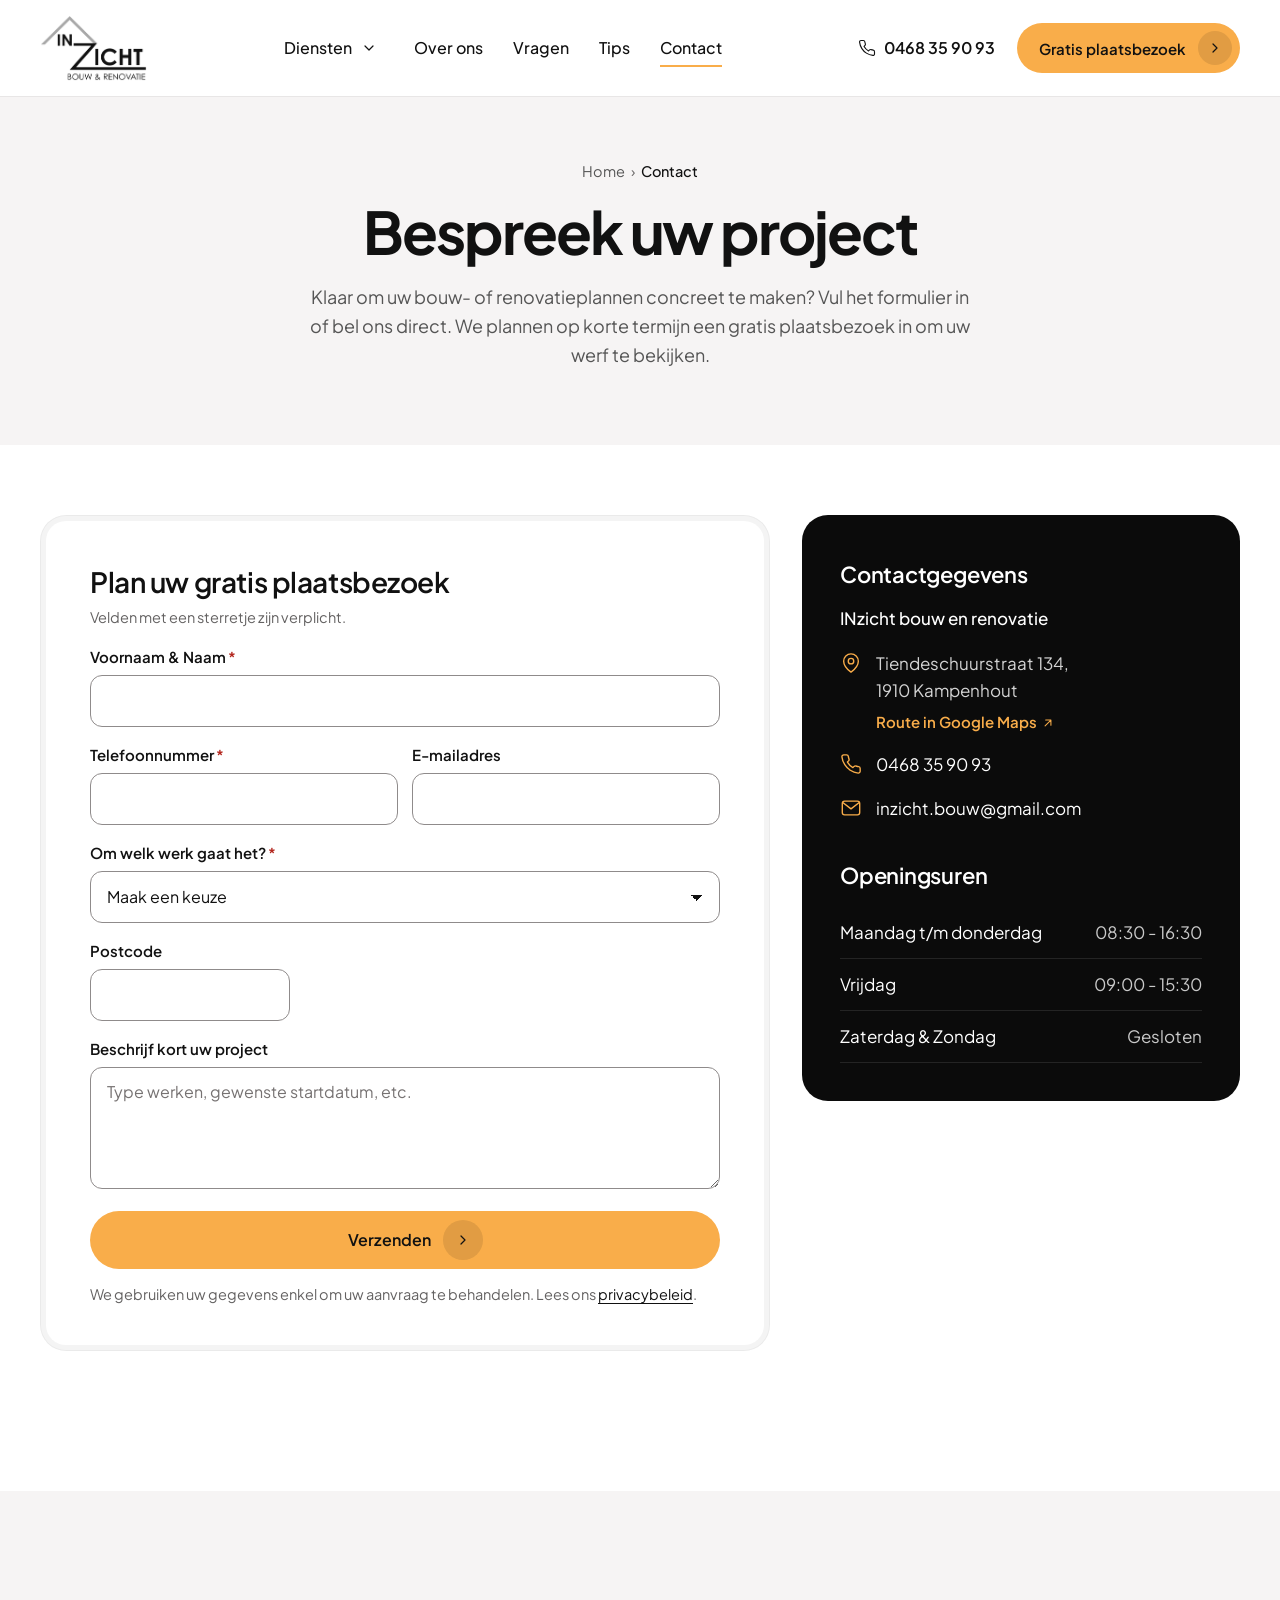
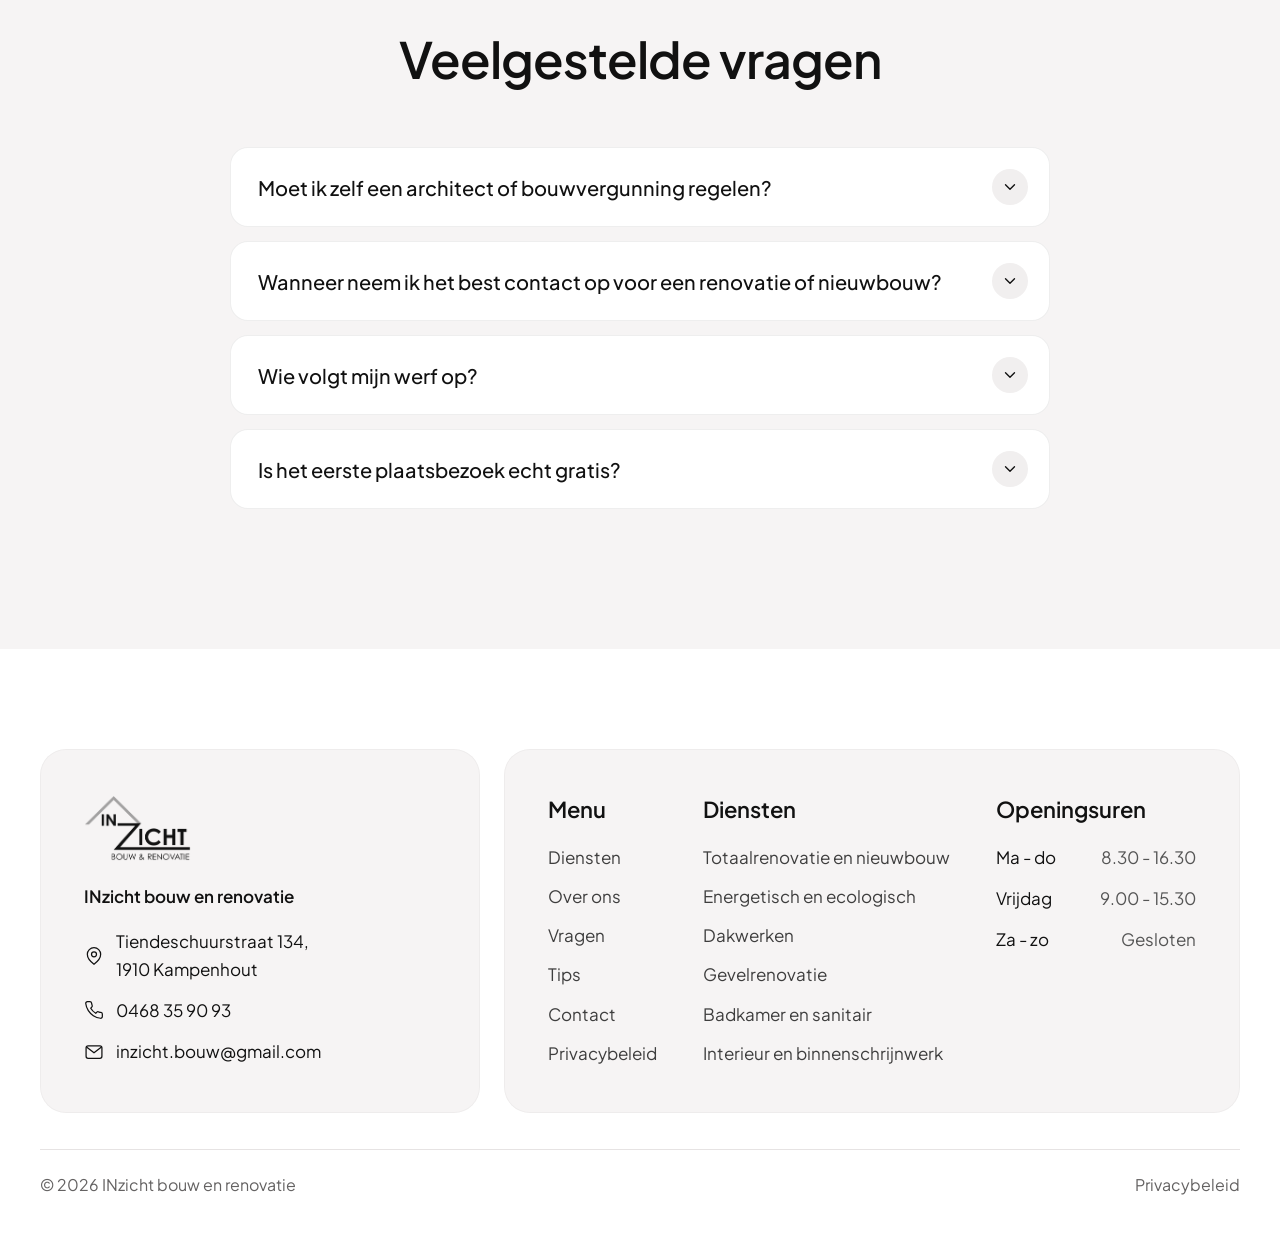
<file: contact/index.html>
<!doctype html>
<html lang="nl-BE" class="no-js">
<head>
<meta charset="utf-8">
<meta name="viewport" content="width=device-width, initial-scale=1">
<title>Contact · INzicht bouw en renovatie</title>
<meta name="description" content="Bespreek uw project met INzicht bouw en renovatie. Bel 0468 35 90 93 of vul het formulier in voor een gratis plaatsbezoek.">
<meta name="robots" content="noindex, nofollow">
<link rel="canonical" href="https://mohammeddaoudi-hue.github.io/inzicht-bouw/contact/">
<meta name="theme-color" content="#0b0b0b">
<meta property="og:type" content="website">
<meta property="og:locale" content="nl_BE">
<meta property="og:site_name" content="INzicht bouw en renovatie">
<meta property="og:title" content="Contact · INzicht bouw en renovatie">
<meta property="og:description" content="Bespreek uw project met INzicht bouw en renovatie. Bel 0468 35 90 93 of vul het formulier in voor een gratis plaatsbezoek.">
<meta property="og:url" content="https://mohammeddaoudi-hue.github.io/inzicht-bouw/contact/">
<meta property="og:image" content="https://mohammeddaoudi-hue.github.io/inzicht-bouw/img/og.jpg">
<meta property="og:image:width" content="1200">
<meta property="og:image:height" content="630">
<meta property="og:image:alt" content="Logo van INzicht bouw en renovatie op een foto van een gerenoveerde woning">
<meta name="twitter:card" content="summary_large_image">
<link rel="icon" href="../img/favicon.png" type="image/png">
<link rel="apple-touch-icon" href="../img/apple-touch-icon.png">
<link rel="preload" href="../fonts/pjs-latin.woff2" as="font" type="font/woff2" crossorigin>
<link rel="stylesheet" href="../styles.css?v=muyq9aop">
<script>document.documentElement.className='js';setTimeout(function(){if(!window.__inzicht)document.documentElement.classList.add('reveal-klaar')},1500)</script>
<script type="application/ld+json">{"@context":"https://schema.org","@type":"GeneralContractor","name":"INzicht bouw en renovatie","url":"https://mohammeddaoudi-hue.github.io/inzicht-bouw/","image":"https://mohammeddaoudi-hue.github.io/inzicht-bouw/img/og.jpg","logo":"https://mohammeddaoudi-hue.github.io/inzicht-bouw/img/logo-ink.png","telephone":"+32468359093","email":"inzicht.bouw@gmail.com","address":{"@type":"PostalAddress","streetAddress":"Tiendeschuurstraat 134","postalCode":"1910","addressLocality":"Kampenhout","addressCountry":"BE"},"openingHoursSpecification":[{"@type":"OpeningHoursSpecification","dayOfWeek":["Monday","Tuesday","Wednesday","Thursday"],"opens":"08:30","closes":"16:30"},{"@type":"OpeningHoursSpecification","dayOfWeek":["Friday"],"opens":"09:00","closes":"15:30"}],"areaServed":"Kampenhout en omgeving"}</script>
<script type="application/ld+json">{"@context":"https://schema.org","@type":"BreadcrumbList","itemListElement":[{"@type":"ListItem","position":1,"name":"Home","item":"https://mohammeddaoudi-hue.github.io/inzicht-bouw/"},{"@type":"ListItem","position":2,"name":"Contact","item":"https://mohammeddaoudi-hue.github.io/inzicht-bouw/contact/"}]}</script>
</head>
<body class="sub">
<svg width="0" height="0" style="position:absolute" aria-hidden="true" focusable="false">
  <defs>
    <symbol id="i-chev" viewBox="0 0 24 24"><path d="m9 6 6 6-6 6" fill="none" stroke="currentColor" stroke-width="1.8" stroke-linecap="round" stroke-linejoin="round"/></symbol>
    <symbol id="i-down" viewBox="0 0 24 24"><path d="m6 9 6 6 6-6" fill="none" stroke="currentColor" stroke-width="1.8" stroke-linecap="round" stroke-linejoin="round"/></symbol>
    <symbol id="i-terug" viewBox="0 0 24 24"><path d="m15 6-6 6 6 6" fill="none" stroke="currentColor" stroke-width="1.8" stroke-linecap="round" stroke-linejoin="round"/></symbol>
    <symbol id="i-arrow" viewBox="0 0 24 24"><path d="M7 17 17 7M8 7h9v9" fill="none" stroke="currentColor" stroke-width="1.8" stroke-linecap="round" stroke-linejoin="round"/></symbol>
    <symbol id="i-vink" viewBox="0 0 24 24"><path d="m5 12.5 4.2 4.2L19 7" fill="none" stroke="currentColor" stroke-width="2.2" stroke-linecap="round" stroke-linejoin="round"/></symbol>
    <symbol id="i-phone" viewBox="0 0 24 24"><path d="M22 16.9v3a2 2 0 0 1-2.2 2 19.8 19.8 0 0 1-8.6-3.1 19.5 19.5 0 0 1-6-6A19.8 19.8 0 0 1 2.1 4.2 2 2 0 0 1 4.1 2h3a2 2 0 0 1 2 1.7c.1 1 .4 1.9.7 2.8a2 2 0 0 1-.5 2.1L8.1 9.9a16 16 0 0 0 6 6l1.3-1.3a2 2 0 0 1 2.1-.4c.9.3 1.8.6 2.8.7a2 2 0 0 1 1.7 2Z" fill="none" stroke="currentColor" stroke-width="1.5" stroke-linecap="round" stroke-linejoin="round"/></symbol>
    <symbol id="i-pin" viewBox="0 0 24 24"><path d="M20 10c0 6-8 12-8 12s-8-6-8-12a8 8 0 0 1 16 0Z" fill="none" stroke="currentColor" stroke-width="1.5" stroke-linejoin="round"/><circle cx="12" cy="10" r="3" fill="none" stroke="currentColor" stroke-width="1.5"/></symbol>
    <symbol id="i-mail" viewBox="0 0 24 24"><rect x="2.5" y="4.5" width="19" height="15" rx="2.5" fill="none" stroke="currentColor" stroke-width="1.5"/><path d="m3 6 9 7 9-7" fill="none" stroke="currentColor" stroke-width="1.5" stroke-linejoin="round"/></symbol>
    <symbol id="i-klok" viewBox="0 0 24 24"><circle cx="12" cy="12" r="9" fill="none" stroke="currentColor" stroke-width="1.5"/><path d="M12 7v5l3 2" fill="none" stroke="currentColor" stroke-width="1.5" stroke-linecap="round" stroke-linejoin="round"/></symbol>
    <symbol id="i-user" viewBox="0 0 24 24"><circle cx="12" cy="8" r="4" fill="none" stroke="currentColor" stroke-width="1.5"/><path d="M4 21a8 8 0 0 1 16 0" fill="none" stroke="currentColor" stroke-width="1.5" stroke-linecap="round"/></symbol>
    <symbol id="i-tag" viewBox="0 0 24 24"><path d="M3 12V4a1 1 0 0 1 1-1h8l9 9-9 9Z" fill="none" stroke="currentColor" stroke-width="1.5" stroke-linejoin="round"/><circle cx="7.5" cy="7.5" r="1.3" fill="currentColor"/></symbol>
    <symbol id="i-info" viewBox="0 0 24 24"><circle cx="12" cy="12" r="9" fill="none" stroke="currentColor" stroke-width="1.5"/><path d="M12 11v6M12 7.5v.5" fill="none" stroke="currentColor" stroke-width="1.8" stroke-linecap="round"/></symbol>
    <symbol id="i-plan" viewBox="0 0 32 32"><g fill="none" stroke="currentColor" stroke-width="1.4" stroke-linecap="round" stroke-linejoin="round"><path d="M5 27V6a1 1 0 0 1 1-1h20a1 1 0 0 1 1 1v21Z"/><path d="M5 13h9v9M14 5v4M19 13h8M19 13v6"/><path d="M9 27v-2M13 27v-2M17 27v-2M21 27v-2"/></g></symbol>
    <symbol id="i-helm" viewBox="0 0 24 24"><g fill="none" stroke="currentColor" stroke-width="1.3" stroke-linecap="round" stroke-linejoin="round"><path d="M10 10V5a1 1 0 0 1 1-1h2a1 1 0 0 1 1 1v5"/><path d="M14 6a6 6 0 0 1 6 6v3"/><path d="M4 15v-3a6 6 0 0 1 6-6"/><rect x="2" y="15" width="20" height="4" rx="1"/></g></symbol>
    <symbol id="i-verslag" viewBox="0 0 32 32"><g fill="none" stroke="currentColor" stroke-width="1.4" stroke-linecap="round" stroke-linejoin="round"><path d="M8 4h11l6 6v17a1 1 0 0 1-1 1H8a1 1 0 0 1-1-1V5a1 1 0 0 1 1-1Z"/><path d="M19 4v6h6M11 16h10M11 20h10M11 24h6"/></g></symbol>
    <symbol id="i-x" viewBox="0 0 24 24"><path d="M6 6l12 12M18 6 6 18" fill="none" stroke="currentColor" stroke-width="1.8" stroke-linecap="round"/></symbol>
  </defs>
</svg>
<a class="skip" href="#inhoud">Naar de inhoud</a>
<header class="nav" id="top">
  <div class="wrap nav__in">
    <a class="nav__logo" href="../" aria-label="INzicht bouw en renovatie, naar de homepage">
      <img class="nav__logo-ink" src="../img/logo-ink.png" width="227" height="140" alt="">
    </a>
    <nav class="nav__links" aria-label="Hoofdmenu">
      <div class="drop">
        <a href="../diensten/" class="drop__link">Diensten</a>
        <button class="drop__knop" type="button" aria-expanded="false" aria-controls="drop-diensten" aria-label="Diensten tonen"><svg width="16" height="16" aria-hidden="true" focusable="false"><use href="#i-down"/></svg></button>
        <div class="drop__menu" id="drop-diensten">
          <ul>
            <li><a href="../diensten/#totaalrenovatie-en-nieuwbouw"><span class="drop__nr">01</span>Totaalrenovatie en nieuwbouw</a></li>
            <li><a href="../diensten/#energetisch-en-ecologisch"><span class="drop__nr">02</span>Energetisch en ecologisch</a></li>
            <li><a href="../diensten/#dakwerken"><span class="drop__nr">03</span>Dakwerken</a></li>
            <li><a href="../diensten/#gevelrenovatie"><span class="drop__nr">04</span>Gevelrenovatie</a></li>
            <li><a href="../diensten/#badkamer-en-sanitair"><span class="drop__nr">05</span>Badkamer en sanitair</a></li>
            <li><a href="../diensten/#interieur-en-binnenschrijnwerk"><span class="drop__nr">06</span>Interieur en binnenschrijnwerk</a></li>
          </ul>
        </div>
      </div>
      <a href="../over-ons/">Over ons</a>
      <a href="../vragen/">Vragen</a>
      <a href="../tips/">Tips</a>
      <a href="../contact/" aria-current="page">Contact</a>
    </nav>
    <div class="nav__acties">
      <a class="nav__tel" href="tel:+32468359093"><svg width="18" height="18" aria-hidden="true" focusable="false"><use href="#i-phone"/></svg>0468 35 90 93</a>
      <a class="knop knop--accent knop--klein" href="#aanvraag-contact" data-naar-form>Gratis plaatsbezoek<span class="knop__ic"><svg width="16" height="16" aria-hidden="true" focusable="false"><use href="#i-chev"/></svg></span></a>
      <button class="burger" type="button" aria-label="Menu openen" aria-expanded="false" aria-controls="mobmenu"><span class="burger__lijn"></span><span class="burger__lijn"></span></button>
    </div>
  </div>
</header>
<div class="mob" id="mobmenu" hidden>
  <nav class="mob__links" aria-label="Mobiel menu">
    <a href="../diensten/">Diensten</a>
    <a href="../over-ons/">Over ons</a>
    <a href="../vragen/">Vragen</a>
    <a href="../tips/">Tips</a>
    <a href="../contact/" aria-current="page">Contact</a>
  </nav>
  <div class="mob__cta">
    <a class="knop knop--accent knop--vol" href="#aanvraag-contact" data-naar-form>Gratis plaatsbezoek<span class="knop__ic"><svg width="16" height="16" aria-hidden="true" focusable="false"><use href="#i-chev"/></svg></span></a>
    <a class="knop knop--rand-wit knop--vol" href="tel:+32468359093"><svg width="18" height="18" aria-hidden="true" focusable="false"><use href="#i-phone"/></svg>0468 35 90 93</a>
  </div>
</div>
<main id="inhoud">
<section class="kopband">
  <div class="wrap kopband__in">
    <nav class="kruimel" aria-label="Kruimelpad"><ol><li><a href="../">Home</a></li><li><span aria-current="page">Contact</span></li></ol></nav>
    <h1 class="kopband__kop">Bespreek uw project</h1>
    <p class="kopband__lede">Klaar om uw bouw- of renovatieplannen concreet te maken? Vul het formulier in of bel ons direct. We plannen op korte termijn een gratis plaatsbezoek in om uw werf te bekijken.</p>
  </div>
</section>
<section class="contact" aria-label="Contactformulier en gegevens">
  <div class="wrap contact__grid">
    <div class="contact__gegevens">
      <h2 class="contact__kop">Contactgegevens</h2>
      <p class="contact__naam">INzicht bouw en renovatie</p>
      <ul class="contact__lijst">
        <li><svg width="22" height="22" aria-hidden="true" focusable="false"><use href="#i-pin"/></svg><span>Tiendeschuurstraat 134, <span class="nw">1910 Kampenhout</span><br><a class="contact__route" href="https://www.google.com/maps/search/?api=1&amp;query=Tiendeschuurstraat%20134%2C%201910%20Kampenhout" target="_blank" rel="noopener">Route in Google Maps<svg width="14" height="14" aria-hidden="true" focusable="false"><use href="#i-arrow"/></svg></a></span></li>
        <li><svg width="22" height="22" aria-hidden="true" focusable="false"><use href="#i-phone"/></svg><a href="tel:+32468359093">0468 35 90 93</a></li>
        <li><svg width="22" height="22" aria-hidden="true" focusable="false"><use href="#i-mail"/></svg><a href="mailto:inzicht.bouw@gmail.com">inzicht.bouw@gmail.com</a></li>
      </ul>
      <h2 class="contact__kop contact__kop--uren">Openingsuren</h2>
      <dl class="contact__uren">
        <div><dt>Maandag t/m donderdag</dt><dd>08:30 - 16:30</dd></div>
        <div><dt>Vrijdag</dt><dd>09:00 - 15:30</dd></div>
        <div><dt>Zaterdag &amp; Zondag</dt><dd>Gesloten</dd></div>
      </dl>
      <a class="knop knop--accent knop--vol contact__bel" href="tel:+32468359093"><svg width="18" height="18" aria-hidden="true" focusable="false"><use href="#i-phone"/></svg>0468 35 90 93</a>
    </div>
    <div class="contact__form kader">
      <div class="contact__formkern">
        <form class="aanvraag" id="aanvraag-contact" action="mailto:inzicht.bouw@gmail.com" method="post" enctype="text/plain" novalidate data-aanvraag>
        <div class="aanvraag__stap" data-stap="form">
          <h2 class="aanvraag__kop">Plan uw gratis plaatsbezoek</h2>
          
          <p class="aanvraag__verplicht">Velden met een sterretje zijn verplicht.</p>
          <div class="veld">
            <label for="aanvraag-contact-naam">Voornaam &amp; Naam<span class="ster" aria-hidden="true">*</span></label>
            <input id="aanvraag-contact-naam" name="naam" type="text" autocomplete="name" aria-required="true" aria-describedby="aanvraag-contact-naam-fout">
            <p class="veld__fout" id="aanvraag-contact-naam-fout" hidden></p>
          </div>
          <div class="veld-rij">
            <div class="veld">
            <label for="aanvraag-contact-tel">Telefoonnummer<span class="ster" aria-hidden="true">*</span></label>
            <input id="aanvraag-contact-tel" name="tel" type="tel" autocomplete="tel" aria-required="true" inputmode="tel" aria-describedby="aanvraag-contact-tel-fout">
            <p class="veld__fout" id="aanvraag-contact-tel-fout" hidden></p>
          </div>
            <div class="veld">
            <label for="aanvraag-contact-mail">E-mailadres</label>
            <input id="aanvraag-contact-mail" name="mail" type="email" autocomplete="email" inputmode="email" aria-describedby="aanvraag-contact-mail-fout">
            <p class="veld__fout" id="aanvraag-contact-mail-fout" hidden></p>
          </div>
          </div>
          <div class="veld">
            <label for="aanvraag-contact-werk">Om welk werk gaat het?<span class="ster" aria-hidden="true">*</span></label>
            <select id="aanvraag-contact-werk" name="werk" aria-required="true" aria-describedby="aanvraag-contact-werk-fout">
              <option value="">Maak een keuze</option>
              <option>Totaalrenovatie en nieuwbouw</option><option>Energetisch en ecologisch</option><option>Dakwerken</option><option>Gevelrenovatie</option><option>Badkamer en sanitair</option><option>Interieur en binnenschrijnwerk</option><option>Combinatie of nog te bepalen</option>
            </select>
            <p class="veld__fout" id="aanvraag-contact-werk-fout" hidden></p>
          </div>
          <div class="veld">
            <label for="aanvraag-contact-postcode">Postcode</label>
            <input id="aanvraag-contact-postcode" name="postcode" type="text" autocomplete="postal-code" inputmode="numeric" maxlength="4" data-label="Postcode" aria-describedby="aanvraag-contact-postcode-fout">
            <p class="veld__fout" id="aanvraag-contact-postcode-fout" hidden></p>
          </div>
          <div class="veld">
            <label for="aanvraag-contact-project">Beschrijf kort uw project</label>
            <textarea id="aanvraag-contact-project" name="project" rows="4" maxlength="1000" placeholder="Type werken, gewenste startdatum, etc."></textarea>
          </div>
          <p class="aanvraag__fout" role="alert" hidden></p>
          <button class="knop knop--accent knop--vol" type="submit">Verzenden<span class="knop__ic"><svg width="16" height="16" aria-hidden="true" focusable="false"><use href="#i-chev"/></svg></span></button>
          <p class="aanvraag__klein">We gebruiken uw gegevens enkel om uw aanvraag te behandelen. Lees ons <a href="../privacy/">privacybeleid</a>.</p>
        </div>
        <div class="aanvraag__stap aanvraag__klaar" data-stap="klaar" hidden tabindex="-1">
          <span class="aanvraag__vink" aria-hidden="true"><svg width="26" height="26" aria-hidden="true" focusable="false"><use href="#i-vink"/></svg></span>
          <h2 class="aanvraag__kop" data-klaar-kop>Uw e-mail staat klaar</h2>
          <p class="aanvraag__sub" role="status" data-klaar-tekst>Uw e-mailprogramma opent met uw aanvraag. Verstuur die e-mail om uw aanvraag af te ronden.</p>
          <p class="aanvraag__uitweg">Rechtstreeks contact kan altijd: <a href="tel:+32468359093">0468 35 90 93</a> of <a href="mailto:inzicht.bouw@gmail.com">inzicht.bouw@gmail.com</a>.</p>
          <div class="aanvraag__acties">
            <button class="knop knop--rand" type="button" data-kopieer>Kopieer uw aanvraag</button>
            <button class="knop knop--rand" type="button" data-terug>Terug naar uw aanvraag</button>
          </div>
        </div>
      </form>
      </div>
    </div>
  </div>
</section>
<section class="vragen" aria-labelledby="cv-kop">
  <div class="wrap">
    <h2 class="h2 h2--midden" id="cv-kop" data-reveal>Veelgestelde vragen</h2>
    <div data-reveal>
    <div class="acc" data-acc>
      <div class="acc__item">
        <h3><button class="acc__vraag" type="button" aria-expanded="false" aria-controls="cv-a0" id="cv-v0">Moet ik zelf een architect of bouwvergunning regelen?<span class="acc__ic"><svg width="18" height="18" aria-hidden="true" focusable="false"><use href="#i-down"/></svg></span></button></h3>
        <div class="acc__antw" id="cv-a0" role="region" aria-labelledby="cv-v0" hidden><p>Voor ingrepen die de stabiliteit of het volume van uw woning veranderen (zoals een grote uitbouw of het weghalen van draagmuren) is een architect wettelijk verplicht. Hebt u al een architect? Dan voeren wij de plannen nauwgezet uit. Voor vergunningsvrije projecten handelen wij alles rechtstreeks en vakkundig voor u af.</p></div>
      </div>
      <div class="acc__item">
        <h3><button class="acc__vraag" type="button" aria-expanded="false" aria-controls="cv-a1" id="cv-v1">Wanneer neem ik het best contact op voor een renovatie of nieuwbouw?<span class="acc__ic"><svg width="18" height="18" aria-hidden="true" focusable="false"><use href="#i-down"/></svg></span></button></h3>
        <div class="acc__antw" id="cv-a1" role="region" aria-labelledby="cv-v1" hidden><p>Zodra u de plannen of een goed uitgewerkt idee hebt. Totaalprojecten komen het best tot hun recht met een degelijke voorbereiding. Door ons in een vroeg stadium te betrekken, kunnen we gericht meedenken over de haalbaarheid en de werken optimaal inplannen.</p></div>
      </div>
      <div class="acc__item">
        <h3><button class="acc__vraag" type="button" aria-expanded="false" aria-controls="cv-a2" id="cv-v2">Wie volgt mijn werf op?<span class="acc__ic"><svg width="18" height="18" aria-hidden="true" focusable="false"><use href="#i-down"/></svg></span></button></h3>
        <div class="acc__antw" id="cv-a2" role="region" aria-labelledby="cv-v2" hidden><p>Eén vaste projectleider leidt uw volledige project. Hij is eindverantwoordelijk voor de bestellingen, de aansturing van onze vakmensen, de strenge kwaliteitscontroles en uw wekelijkse verslag.</p></div>
      </div>
      <div class="acc__item">
        <h3><button class="acc__vraag" type="button" aria-expanded="false" aria-controls="cv-a3" id="cv-v3">Is het eerste plaatsbezoek echt gratis?<span class="acc__ic"><svg width="18" height="18" aria-hidden="true" focusable="false"><use href="#i-down"/></svg></span></button></h3>
        <div class="acc__antw" id="cv-a3" role="region" aria-labelledby="cv-v3" hidden><p>Ja, ons eerste bezoek is altijd gratis en vrijblijvend. We komen ter plaatse om de situatie in te schatten en uw wensen te bespreken, zodat we een accuraat voorstel kunnen doen.</p></div>
      </div>
    </div>
    </div>
  </div>
</section>
</main>
<footer class="voet">
  <div class="wrap">
    <div class="voet__grid">
      <div class="voet__kaart voet__merk">
        <img class="voet__logo" src="../img/logo-ink.png" width="227" height="140" alt="INzicht bouw en renovatie" loading="lazy">
        <p class="voet__naam">INzicht bouw en renovatie</p>
        <ul class="voet__contact">
          <li><svg width="20" height="20" aria-hidden="true" focusable="false"><use href="#i-pin"/></svg><span>Tiendeschuurstraat 134, <span class="nw">1910 Kampenhout</span></span></li>
          <li><svg width="20" height="20" aria-hidden="true" focusable="false"><use href="#i-phone"/></svg><a href="tel:+32468359093">0468 35 90 93</a></li>
          <li><svg width="20" height="20" aria-hidden="true" focusable="false"><use href="#i-mail"/></svg><a href="mailto:inzicht.bouw@gmail.com">inzicht.bouw@gmail.com</a></li>
        </ul>
      </div>
      <div class="voet__kaart voet__kolommen">
        <div>
          <h2 class="voet__kop">Menu</h2>
          <ul class="voet__lijst">
            <li><a href="../diensten/">Diensten</a></li>
            <li><a href="../over-ons/">Over ons</a></li>
            <li><a href="../vragen/">Vragen</a></li>
            <li><a href="../tips/">Tips</a></li>
            <li><a href="../contact/">Contact</a></li>
            <li><a href="../privacy/">Privacybeleid</a></li>
          </ul>
        </div>
        <div>
          <h2 class="voet__kop">Diensten</h2>
          <ul class="voet__lijst">
            <li><a href="../diensten/#totaalrenovatie-en-nieuwbouw">Totaalrenovatie en nieuwbouw</a></li>
            <li><a href="../diensten/#energetisch-en-ecologisch">Energetisch en ecologisch</a></li>
            <li><a href="../diensten/#dakwerken">Dakwerken</a></li>
            <li><a href="../diensten/#gevelrenovatie">Gevelrenovatie</a></li>
            <li><a href="../diensten/#badkamer-en-sanitair">Badkamer en sanitair</a></li>
            <li><a href="../diensten/#interieur-en-binnenschrijnwerk">Interieur en binnenschrijnwerk</a></li>
          </ul>
        </div>
        <div>
          <h2 class="voet__kop">Openingsuren</h2>
          <dl class="voet__uren">
            <div><dt>Ma - do</dt><dd>8.30 - 16.30</dd></div>
            <div><dt>Vrijdag</dt><dd>9.00 - 15.30</dd></div>
            <div><dt>Za - zo</dt><dd>Gesloten</dd></div>
          </dl>
        </div>
      </div>
    </div>
    <div class="voet__onder">
      <p>© 2026 INzicht bouw en renovatie</p>
      <a href="../privacy/">Privacybeleid</a>
    </div>
  </div>
  <a class="fab" href="tel:+32468359093" aria-label="Bel 0468 35 90 93"><svg width="24" height="24" aria-hidden="true" focusable="false"><use href="#i-phone"/></svg></a>
</footer>
<script src="../site.js?v=muyq9aop" defer></script>
</body>
</html>
</file>
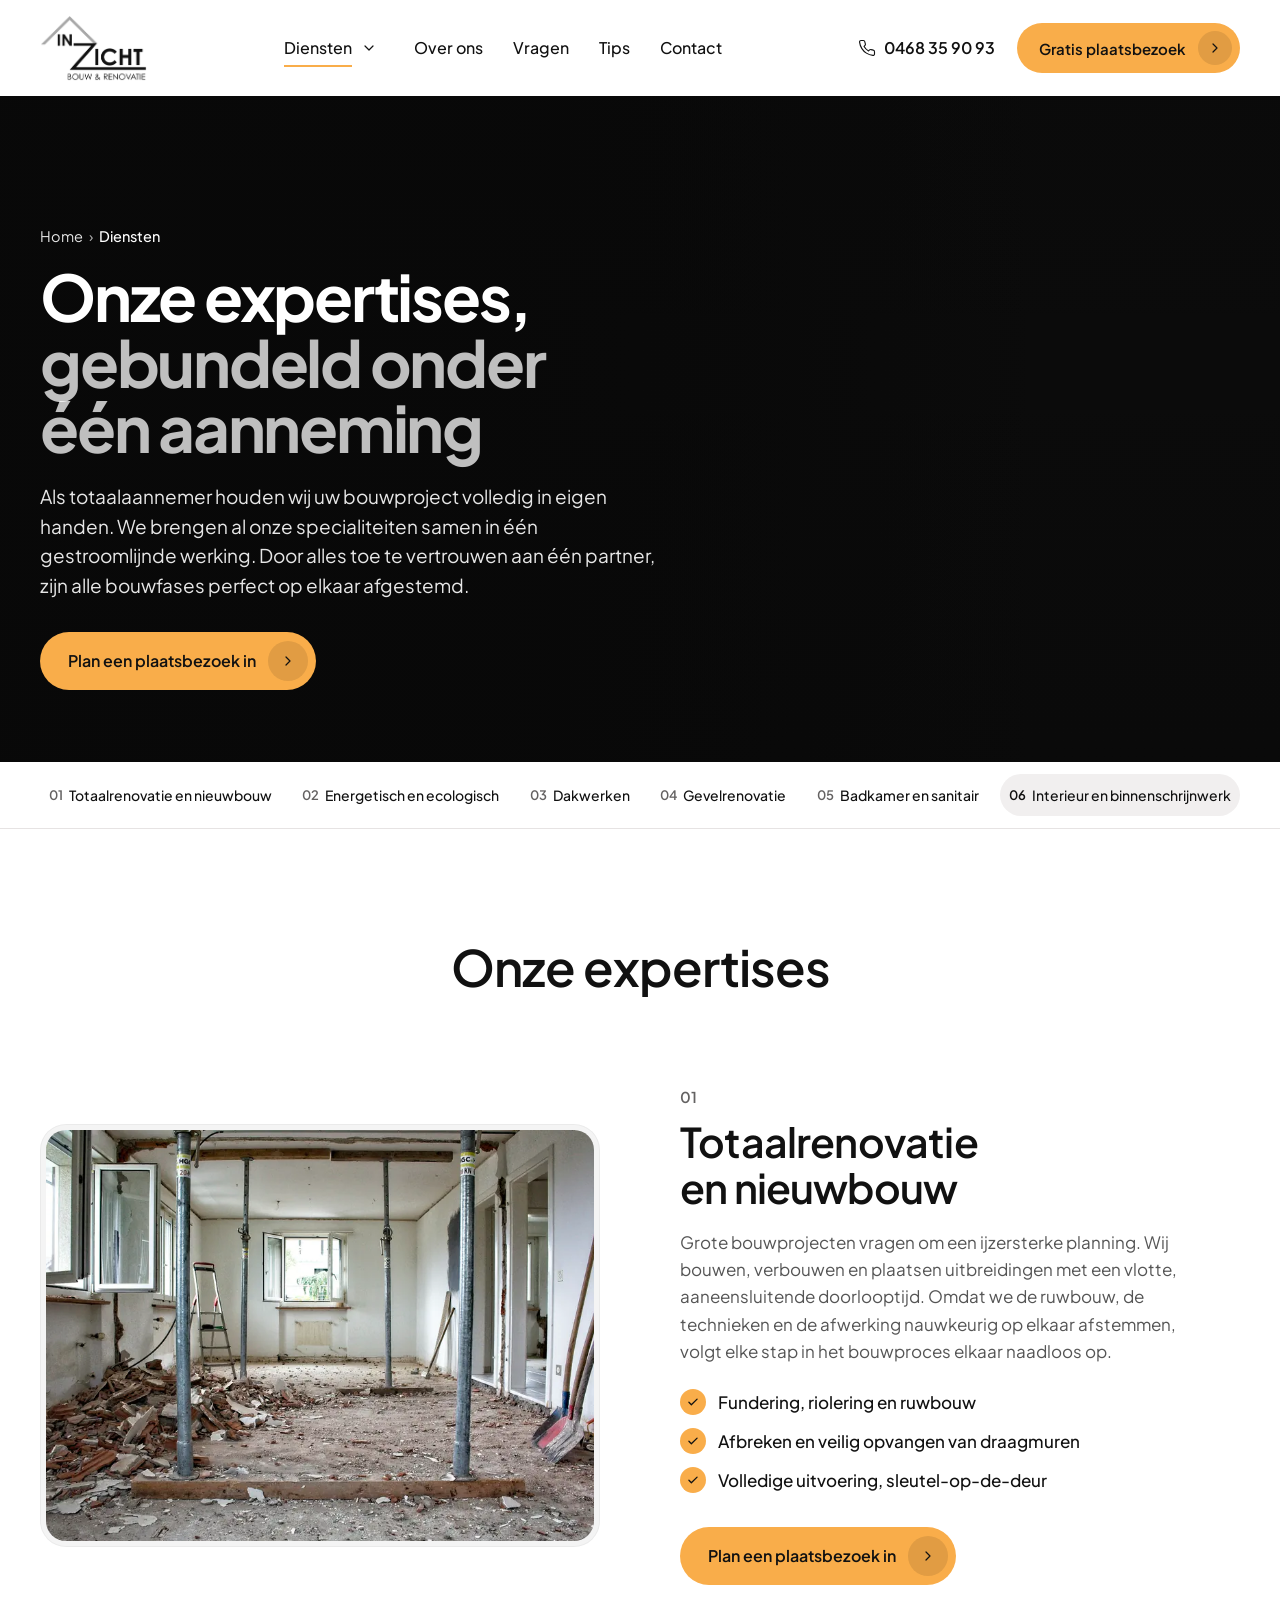
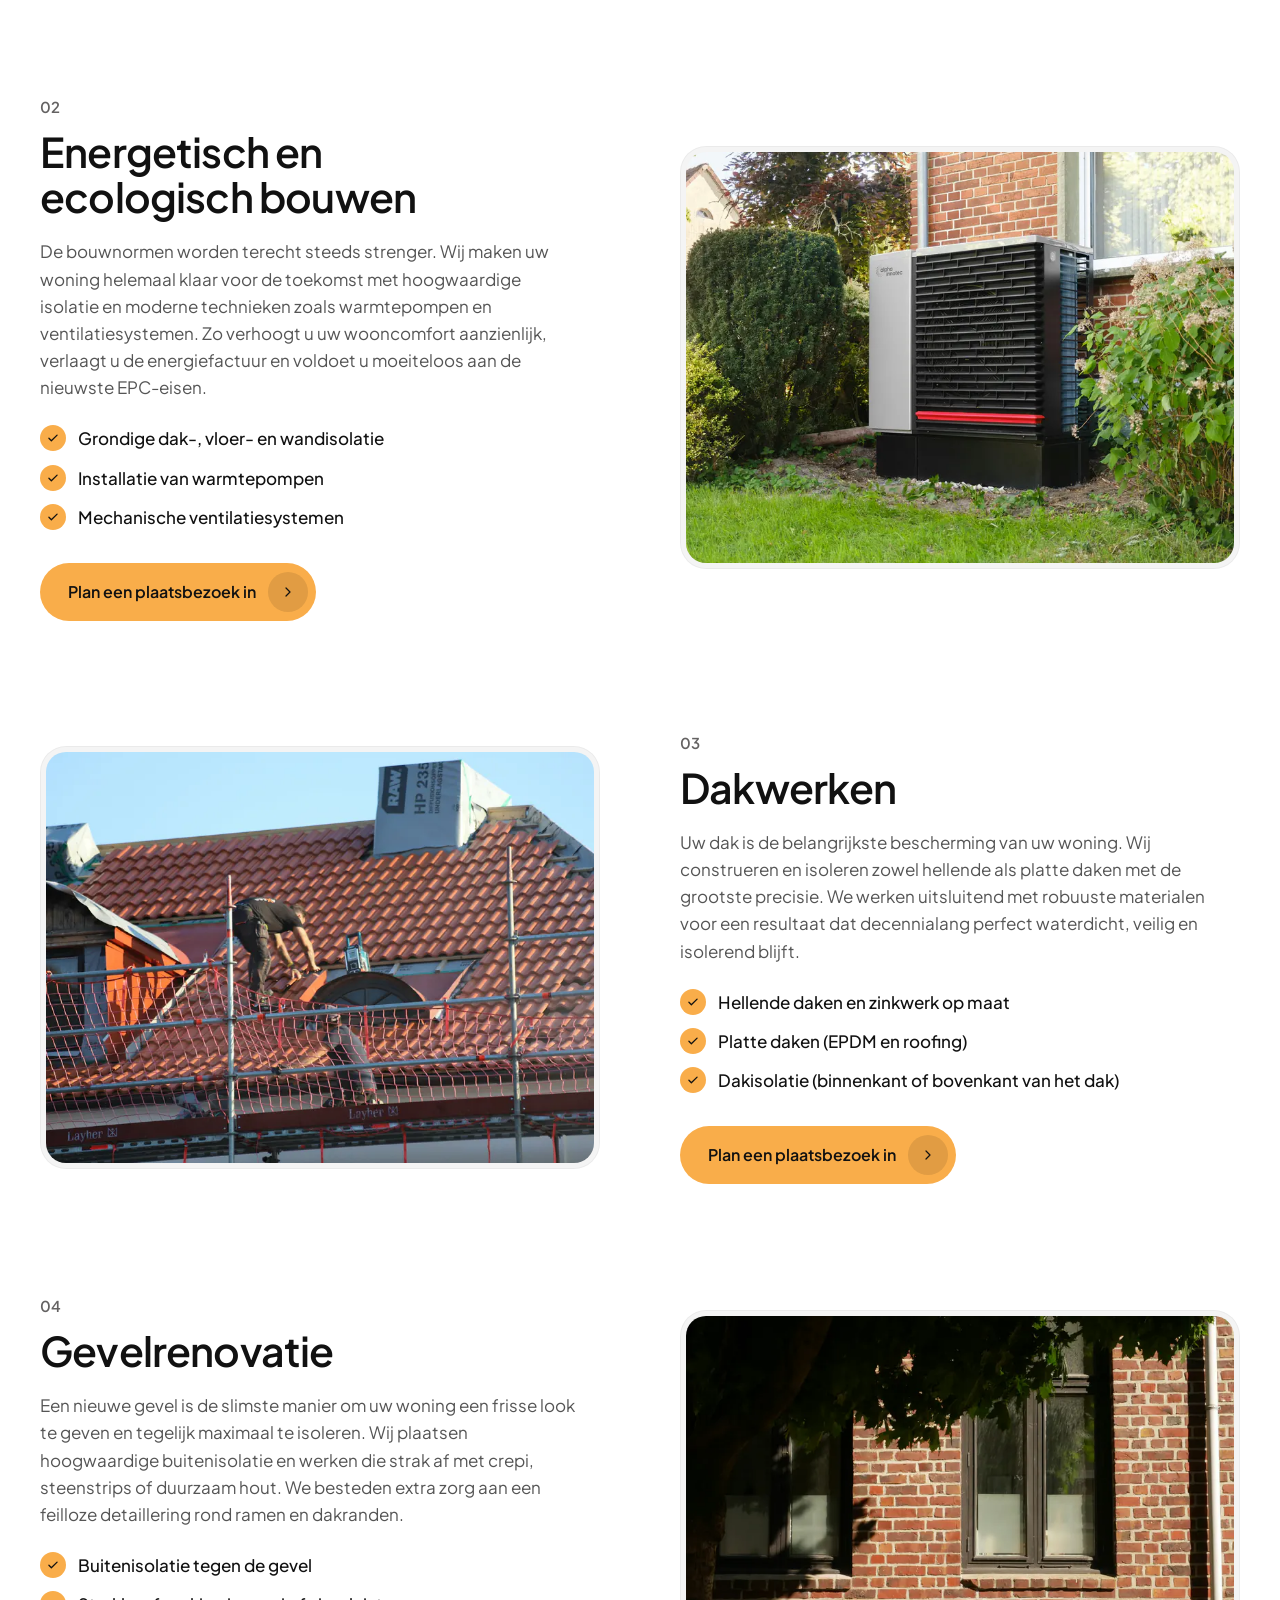
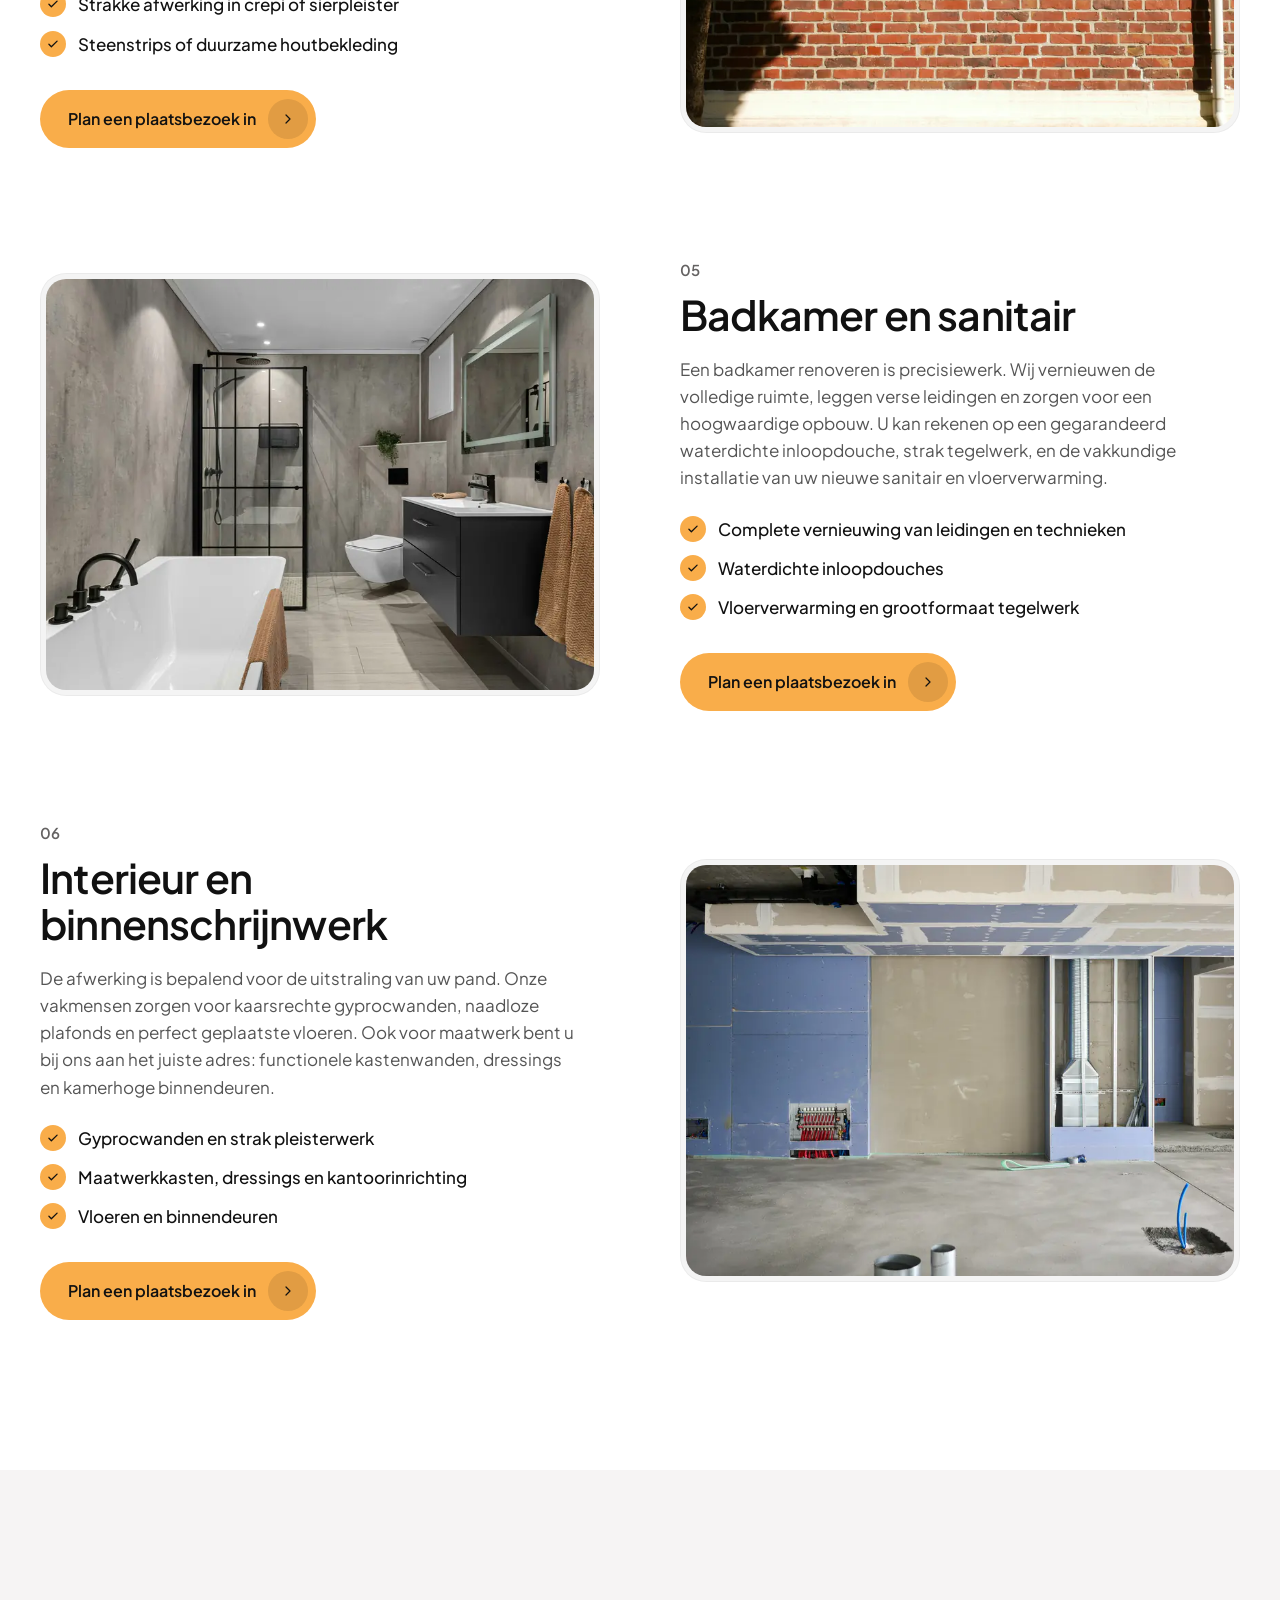
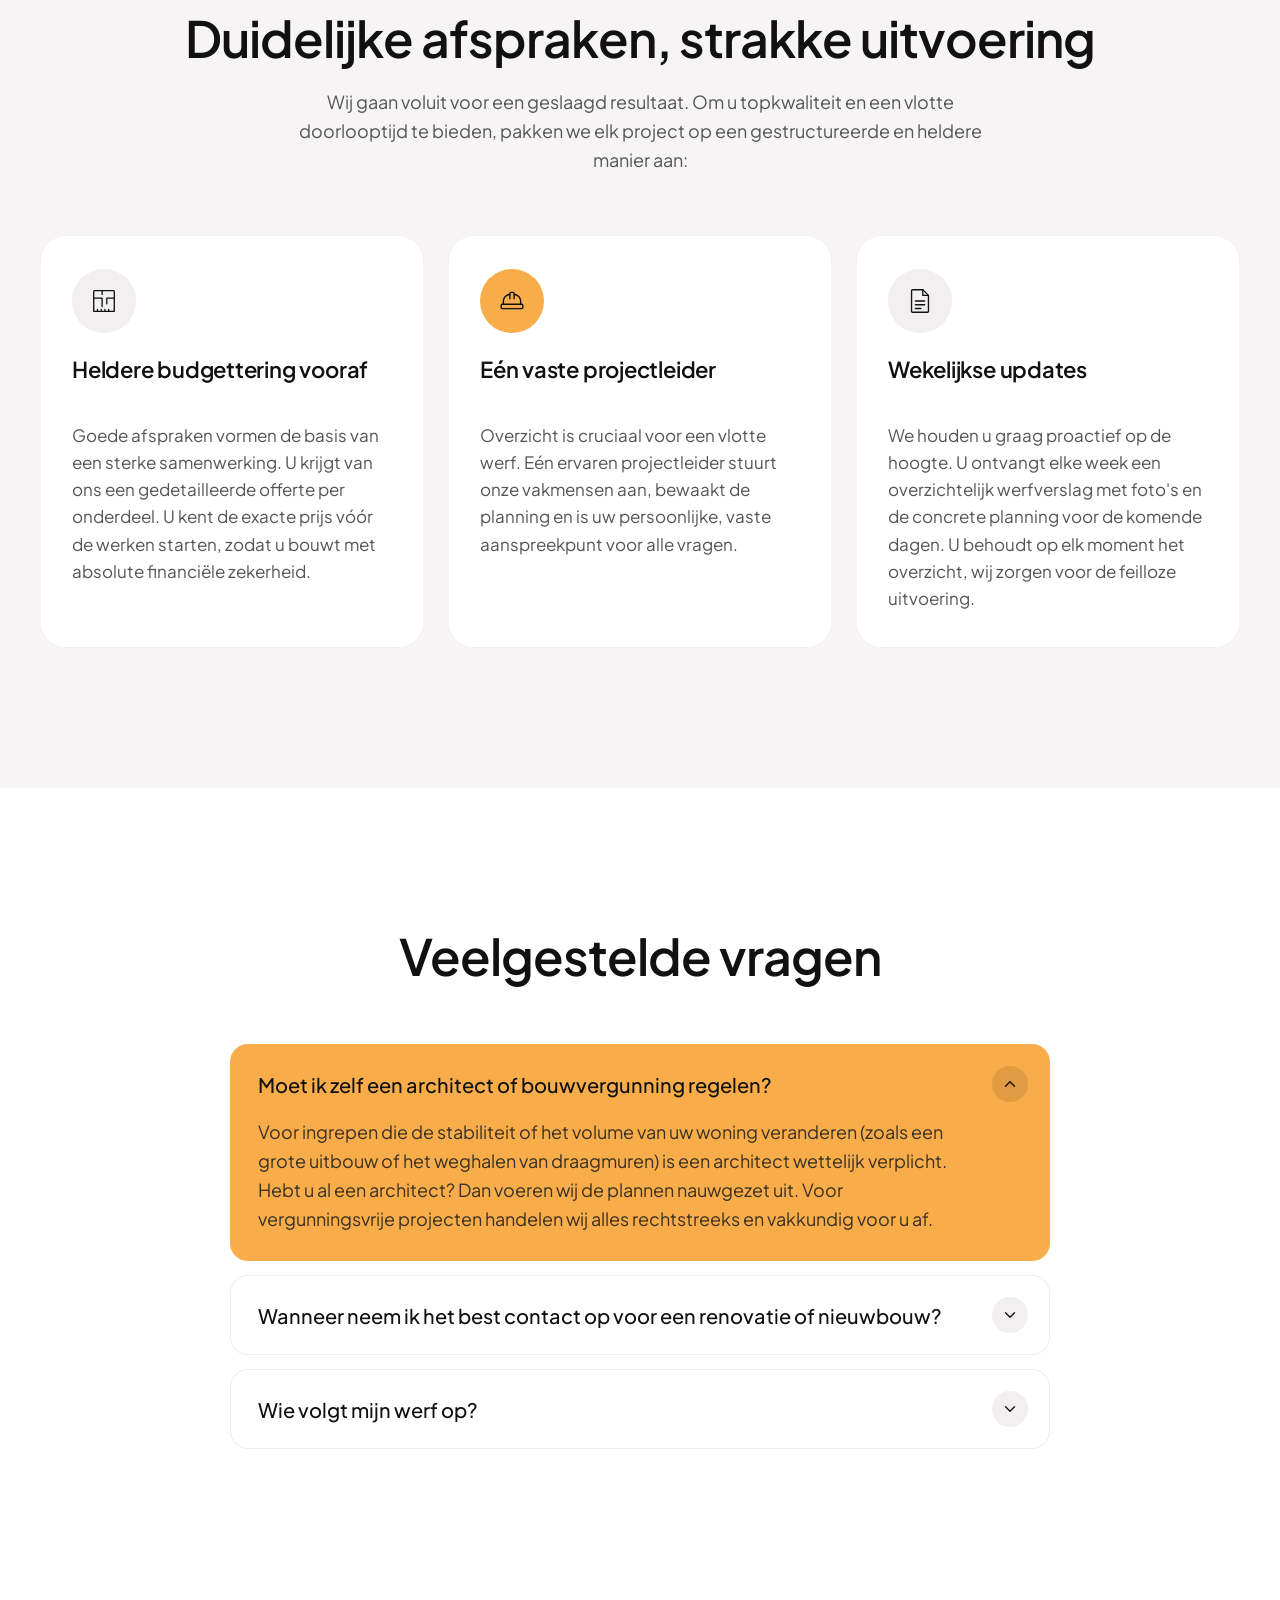
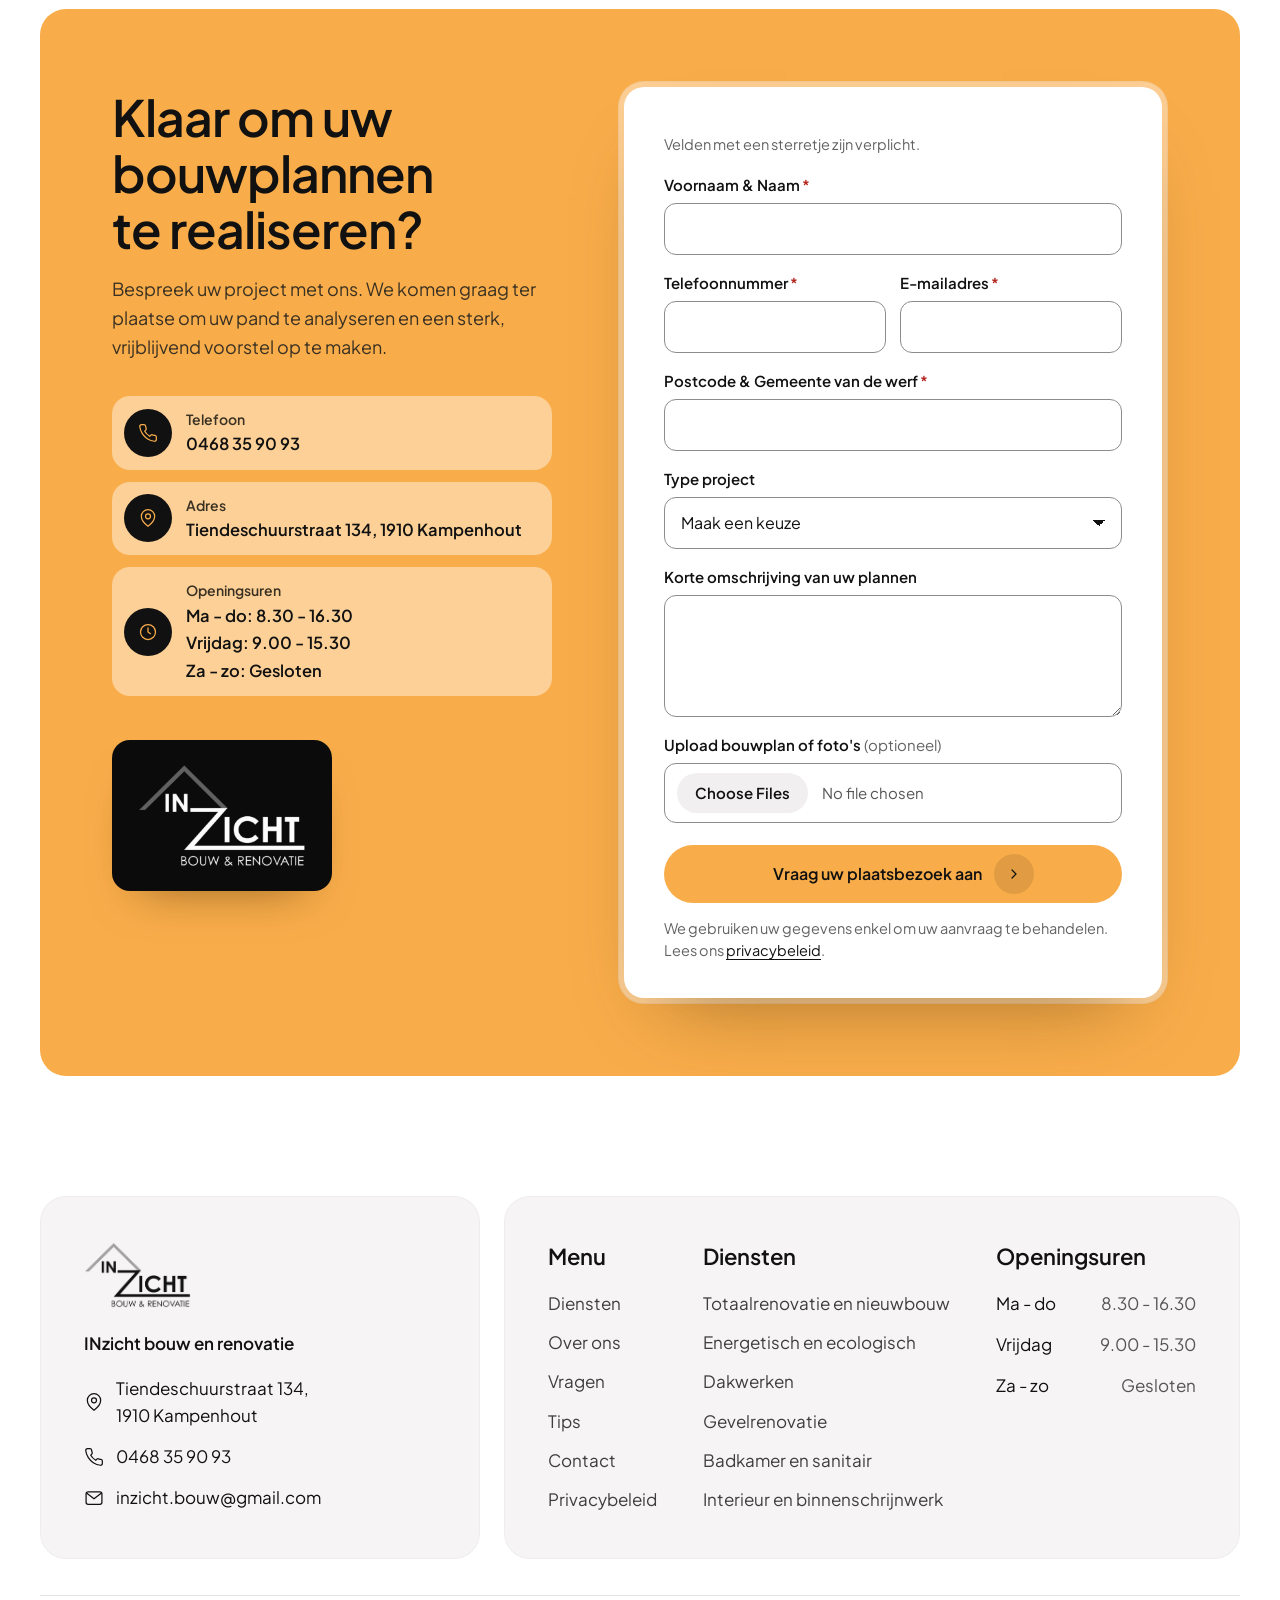
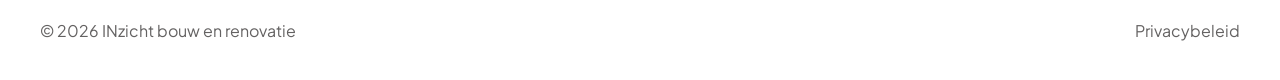
<file: diensten/index.html>
<!doctype html>
<html lang="nl-BE" class="no-js">
<head>
<meta charset="utf-8">
<meta name="viewport" content="width=device-width, initial-scale=1">
<title>Diensten · INzicht bouw en renovatie</title>
<meta name="description" content="Alle expertises van INzicht bouw en renovatie, gebundeld onder één aanneming.">
<meta name="robots" content="noindex, nofollow">
<link rel="canonical" href="https://mohammeddaoudi-hue.github.io/inzicht-bouw/diensten/">
<meta name="theme-color" content="#0b0b0b">
<meta property="og:type" content="website">
<meta property="og:locale" content="nl_BE">
<meta property="og:site_name" content="INzicht bouw en renovatie">
<meta property="og:title" content="Diensten · INzicht bouw en renovatie">
<meta property="og:description" content="Alle expertises van INzicht bouw en renovatie, gebundeld onder één aanneming.">
<meta property="og:url" content="https://mohammeddaoudi-hue.github.io/inzicht-bouw/diensten/">
<meta property="og:image" content="https://mohammeddaoudi-hue.github.io/inzicht-bouw/img/og.jpg">
<meta property="og:image:width" content="1200">
<meta property="og:image:height" content="630">
<meta property="og:image:alt" content="Logo van INzicht bouw en renovatie op een foto van een gerenoveerde woning">
<meta name="twitter:card" content="summary_large_image">
<link rel="icon" href="../img/favicon.png" type="image/png">
<link rel="apple-touch-icon" href="../img/apple-touch-icon.png">
<link rel="preload" href="../fonts/pjs-latin.woff2" as="font" type="font/woff2" crossorigin>
<link rel="preload" as="image" type="image/webp" imagesrcset="../img/banner-diensten-1200.webp 1200w, ../img/banner-diensten-1920.webp 1920w" imagesizes="100vw" media="(min-width: 701px)">
<link rel="preload" as="image" type="image/webp" href="../img/banner-diensten-m.webp" media="(max-width: 700px)">
<link rel="stylesheet" href="../styles.css?v=muyq9aop">
<script>document.documentElement.className='js';setTimeout(function(){if(!window.__inzicht)document.documentElement.classList.add('reveal-klaar')},1500)</script>
<script type="application/ld+json">{"@context":"https://schema.org","@type":"BreadcrumbList","itemListElement":[{"@type":"ListItem","position":1,"name":"Home","item":"https://mohammeddaoudi-hue.github.io/inzicht-bouw/"},{"@type":"ListItem","position":2,"name":"Diensten","item":"https://mohammeddaoudi-hue.github.io/inzicht-bouw/diensten/"}]}</script>
</head>
<body class="sub">
<svg width="0" height="0" style="position:absolute" aria-hidden="true" focusable="false">
  <defs>
    <symbol id="i-chev" viewBox="0 0 24 24"><path d="m9 6 6 6-6 6" fill="none" stroke="currentColor" stroke-width="1.8" stroke-linecap="round" stroke-linejoin="round"/></symbol>
    <symbol id="i-down" viewBox="0 0 24 24"><path d="m6 9 6 6 6-6" fill="none" stroke="currentColor" stroke-width="1.8" stroke-linecap="round" stroke-linejoin="round"/></symbol>
    <symbol id="i-terug" viewBox="0 0 24 24"><path d="m15 6-6 6 6 6" fill="none" stroke="currentColor" stroke-width="1.8" stroke-linecap="round" stroke-linejoin="round"/></symbol>
    <symbol id="i-arrow" viewBox="0 0 24 24"><path d="M7 17 17 7M8 7h9v9" fill="none" stroke="currentColor" stroke-width="1.8" stroke-linecap="round" stroke-linejoin="round"/></symbol>
    <symbol id="i-vink" viewBox="0 0 24 24"><path d="m5 12.5 4.2 4.2L19 7" fill="none" stroke="currentColor" stroke-width="2.2" stroke-linecap="round" stroke-linejoin="round"/></symbol>
    <symbol id="i-phone" viewBox="0 0 24 24"><path d="M22 16.9v3a2 2 0 0 1-2.2 2 19.8 19.8 0 0 1-8.6-3.1 19.5 19.5 0 0 1-6-6A19.8 19.8 0 0 1 2.1 4.2 2 2 0 0 1 4.1 2h3a2 2 0 0 1 2 1.7c.1 1 .4 1.9.7 2.8a2 2 0 0 1-.5 2.1L8.1 9.9a16 16 0 0 0 6 6l1.3-1.3a2 2 0 0 1 2.1-.4c.9.3 1.8.6 2.8.7a2 2 0 0 1 1.7 2Z" fill="none" stroke="currentColor" stroke-width="1.5" stroke-linecap="round" stroke-linejoin="round"/></symbol>
    <symbol id="i-pin" viewBox="0 0 24 24"><path d="M20 10c0 6-8 12-8 12s-8-6-8-12a8 8 0 0 1 16 0Z" fill="none" stroke="currentColor" stroke-width="1.5" stroke-linejoin="round"/><circle cx="12" cy="10" r="3" fill="none" stroke="currentColor" stroke-width="1.5"/></symbol>
    <symbol id="i-mail" viewBox="0 0 24 24"><rect x="2.5" y="4.5" width="19" height="15" rx="2.5" fill="none" stroke="currentColor" stroke-width="1.5"/><path d="m3 6 9 7 9-7" fill="none" stroke="currentColor" stroke-width="1.5" stroke-linejoin="round"/></symbol>
    <symbol id="i-klok" viewBox="0 0 24 24"><circle cx="12" cy="12" r="9" fill="none" stroke="currentColor" stroke-width="1.5"/><path d="M12 7v5l3 2" fill="none" stroke="currentColor" stroke-width="1.5" stroke-linecap="round" stroke-linejoin="round"/></symbol>
    <symbol id="i-user" viewBox="0 0 24 24"><circle cx="12" cy="8" r="4" fill="none" stroke="currentColor" stroke-width="1.5"/><path d="M4 21a8 8 0 0 1 16 0" fill="none" stroke="currentColor" stroke-width="1.5" stroke-linecap="round"/></symbol>
    <symbol id="i-tag" viewBox="0 0 24 24"><path d="M3 12V4a1 1 0 0 1 1-1h8l9 9-9 9Z" fill="none" stroke="currentColor" stroke-width="1.5" stroke-linejoin="round"/><circle cx="7.5" cy="7.5" r="1.3" fill="currentColor"/></symbol>
    <symbol id="i-info" viewBox="0 0 24 24"><circle cx="12" cy="12" r="9" fill="none" stroke="currentColor" stroke-width="1.5"/><path d="M12 11v6M12 7.5v.5" fill="none" stroke="currentColor" stroke-width="1.8" stroke-linecap="round"/></symbol>
    <symbol id="i-plan" viewBox="0 0 32 32"><g fill="none" stroke="currentColor" stroke-width="1.4" stroke-linecap="round" stroke-linejoin="round"><path d="M5 27V6a1 1 0 0 1 1-1h20a1 1 0 0 1 1 1v21Z"/><path d="M5 13h9v9M14 5v4M19 13h8M19 13v6"/><path d="M9 27v-2M13 27v-2M17 27v-2M21 27v-2"/></g></symbol>
    <symbol id="i-helm" viewBox="0 0 24 24"><g fill="none" stroke="currentColor" stroke-width="1.3" stroke-linecap="round" stroke-linejoin="round"><path d="M10 10V5a1 1 0 0 1 1-1h2a1 1 0 0 1 1 1v5"/><path d="M14 6a6 6 0 0 1 6 6v3"/><path d="M4 15v-3a6 6 0 0 1 6-6"/><rect x="2" y="15" width="20" height="4" rx="1"/></g></symbol>
    <symbol id="i-verslag" viewBox="0 0 32 32"><g fill="none" stroke="currentColor" stroke-width="1.4" stroke-linecap="round" stroke-linejoin="round"><path d="M8 4h11l6 6v17a1 1 0 0 1-1 1H8a1 1 0 0 1-1-1V5a1 1 0 0 1 1-1Z"/><path d="M19 4v6h6M11 16h10M11 20h10M11 24h6"/></g></symbol>
    <symbol id="i-x" viewBox="0 0 24 24"><path d="M6 6l12 12M18 6 6 18" fill="none" stroke="currentColor" stroke-width="1.8" stroke-linecap="round"/></symbol>
  </defs>
</svg>
<a class="skip" href="#inhoud">Naar de inhoud</a>
<header class="nav" id="top">
  <div class="wrap nav__in">
    <a class="nav__logo" href="../" aria-label="INzicht bouw en renovatie, naar de homepage">
      <img class="nav__logo-ink" src="../img/logo-ink.png" width="227" height="140" alt="">
    </a>
    <nav class="nav__links" aria-label="Hoofdmenu">
      <div class="drop">
        <a href="../diensten/" class="drop__link" aria-current="page">Diensten</a>
        <button class="drop__knop" type="button" aria-expanded="false" aria-controls="drop-diensten" aria-label="Diensten tonen"><svg width="16" height="16" aria-hidden="true" focusable="false"><use href="#i-down"/></svg></button>
        <div class="drop__menu" id="drop-diensten">
          <ul>
            <li><a href="../diensten/#totaalrenovatie-en-nieuwbouw"><span class="drop__nr">01</span>Totaalrenovatie en nieuwbouw</a></li>
            <li><a href="../diensten/#energetisch-en-ecologisch"><span class="drop__nr">02</span>Energetisch en ecologisch</a></li>
            <li><a href="../diensten/#dakwerken"><span class="drop__nr">03</span>Dakwerken</a></li>
            <li><a href="../diensten/#gevelrenovatie"><span class="drop__nr">04</span>Gevelrenovatie</a></li>
            <li><a href="../diensten/#badkamer-en-sanitair"><span class="drop__nr">05</span>Badkamer en sanitair</a></li>
            <li><a href="../diensten/#interieur-en-binnenschrijnwerk"><span class="drop__nr">06</span>Interieur en binnenschrijnwerk</a></li>
          </ul>
        </div>
      </div>
      <a href="../over-ons/">Over ons</a>
      <a href="../vragen/">Vragen</a>
      <a href="../tips/">Tips</a>
      <a href="../contact/">Contact</a>
    </nav>
    <div class="nav__acties">
      <a class="nav__tel" href="tel:+32468359093"><svg width="18" height="18" aria-hidden="true" focusable="false"><use href="#i-phone"/></svg>0468 35 90 93</a>
      <a class="knop knop--accent knop--klein" href="#plaatsbezoek" data-naar-form>Gratis plaatsbezoek<span class="knop__ic"><svg width="16" height="16" aria-hidden="true" focusable="false"><use href="#i-chev"/></svg></span></a>
      <button class="burger" type="button" aria-label="Menu openen" aria-expanded="false" aria-controls="mobmenu"><span class="burger__lijn"></span><span class="burger__lijn"></span></button>
    </div>
  </div>
</header>
<div class="mob" id="mobmenu" hidden>
  <nav class="mob__links" aria-label="Mobiel menu">
    <a href="../diensten/" aria-current="page">Diensten</a>
    <a href="../over-ons/">Over ons</a>
    <a href="../vragen/">Vragen</a>
    <a href="../tips/">Tips</a>
    <a href="../contact/">Contact</a>
  </nav>
  <div class="mob__cta">
    <a class="knop knop--accent knop--vol" href="#plaatsbezoek" data-naar-form>Gratis plaatsbezoek<span class="knop__ic"><svg width="16" height="16" aria-hidden="true" focusable="false"><use href="#i-chev"/></svg></span></a>
    <a class="knop knop--rand-wit knop--vol" href="tel:+32468359093"><svg width="18" height="18" aria-hidden="true" focusable="false"><use href="#i-phone"/></svg>0468 35 90 93</a>
  </div>
</div>
<main id="inhoud">
<section class="banner">
  <picture class="banner__foto">
    <source media="(max-width: 700px)" srcset="../img/banner-diensten-m.webp" type="image/webp">
    <source media="(max-width: 700px)" srcset="../img/banner-diensten-m.jpg">
    <source srcset="../img/banner-diensten-1200.webp 1200w, ../img/banner-diensten-1920.webp 1920w" sizes="100vw" type="image/webp">
    <img src="../img/banner-diensten-1200.jpg" srcset="../img/banner-diensten-1200.jpg 1200w, ../img/banner-diensten-1920.jpg 1920w" sizes="100vw" width="1920" height="960" alt="Lichte kamer met een geel kunstwerk, een staande lamp en een witte zetel met kussens" fetchpriority="high" decoding="async">
  </picture>
  <div class="banner__laag" aria-hidden="true"></div>
  <div class="wrap banner__in">
    <div class="banner__tekst">
      <nav class="kruimel" aria-label="Kruimelpad"><ol><li><a href="../">Home</a></li><li><span aria-current="page">Diensten</span></li></ol></nav>
      <h1 class="banner__kop">Onze expertises, <span class="dim">gebundeld onder één aanneming</span></h1>
      <p class="banner__lede">Als totaalaannemer houden wij uw bouwproject volledig in eigen handen. We brengen al onze specialiteiten samen in één gestroomlijnde werking. Door alles toe te vertrouwen aan één partner, zijn alle bouwfases perfect op elkaar afgestemd.</p>
      <div class="banner__knoppen">
        <a class="knop knop--accent" href="#plaatsbezoek" data-naar-form>Plan een plaatsbezoek in<span class="knop__ic"><svg width="16" height="16" aria-hidden="true" focusable="false"><use href="#i-chev"/></svg></span></a>
        <a class="knop knop--rand-wit" href="tel:+32468359093"><svg width="18" height="18" aria-hidden="true" focusable="false"><use href="#i-phone"/></svg>0468 35 90 93</a>
      </div>
    </div>
  </div>
</section>

<div class="sprongvak">
<nav class="sprong" aria-label="Diensten op deze pagina">
  <div class="wrap">
    <ul class="sprong__lijst">
      <li><a href="#totaalrenovatie-en-nieuwbouw"><span>01</span>Totaalrenovatie en nieuwbouw</a></li>
      <li><a href="#energetisch-en-ecologisch"><span>02</span>Energetisch en ecologisch</a></li>
      <li><a href="#dakwerken"><span>03</span>Dakwerken</a></li>
      <li><a href="#gevelrenovatie"><span>04</span>Gevelrenovatie</a></li>
      <li><a href="#badkamer-en-sanitair"><span>05</span>Badkamer en sanitair</a></li>
      <li><a href="#interieur-en-binnenschrijnwerk"><span>06</span>Interieur en binnenschrijnwerk</a></li>
    </ul>
  </div>
</nav>

<section class="rijen" aria-labelledby="rijen-kop">
  <div class="wrap">
    <h2 class="h2 h2--midden rijen__kop" id="rijen-kop" data-reveal>Onze expertises</h2>
    <article class="rij" id="totaalrenovatie-en-nieuwbouw" aria-labelledby="totaalrenovatie-en-nieuwbouw-kop" data-reveal>
      <div class="rij__beeld kader">
        <picture>
        <source type="image/webp" srcset="../img/d-totaal-800.webp 800w, ../img/d-totaal-1200.webp 1200w, ../img/d-totaal-1600.webp 1600w" sizes="(max-width: 1000px) calc(100vw - 60px), 548px">
        <img src="../img/d-totaal-800.jpg" srcset="../img/d-totaal-800.jpg 800w, ../img/d-totaal-1200.jpg 1200w, ../img/d-totaal-1600.jpg 1600w" sizes="(max-width: 1000px) calc(100vw - 60px), 548px" width="1600" height="1200" alt="Woning in renovatie, gestript tot de ruwbouw met stempels onder het plafond" loading="lazy" decoding="async">
      </picture>
      </div>
      <div class="rij__tekst">
        <p class="rij__nr">01</p>
        <h3 class="rij__kop" id="totaalrenovatie-en-nieuwbouw-kop">Totaalrenovatie en nieuwbouw</h3>
        <p class="rij__p">Grote bouwprojecten vragen om een ijzersterke planning. Wij bouwen, verbouwen en plaatsen uitbreidingen met een vlotte, aaneensluitende doorlooptijd. Omdat we de ruwbouw, de technieken en de afwerking nauwkeurig op elkaar afstemmen, volgt elke stap in het bouwproces elkaar naadloos op.</p>
        <ul class="vinkjes">
          <li><span class="vinkjes__ic"><svg width="14" height="14" aria-hidden="true" focusable="false"><use href="#i-vink"/></svg></span>Fundering, riolering en ruwbouw</li>
          <li><span class="vinkjes__ic"><svg width="14" height="14" aria-hidden="true" focusable="false"><use href="#i-vink"/></svg></span>Afbreken en veilig opvangen van draagmuren</li>
          <li><span class="vinkjes__ic"><svg width="14" height="14" aria-hidden="true" focusable="false"><use href="#i-vink"/></svg></span>Volledige uitvoering, sleutel-op-de-deur</li>
        </ul>
        <a class="knop knop--accent" href="#plaatsbezoek" data-naar-form data-dienst="Totaalrenovatie of nieuwbouw">Plan een plaatsbezoek in<span class="knop__ic"><svg width="16" height="16" aria-hidden="true" focusable="false"><use href="#i-chev"/></svg></span></a>
      </div>
    </article>
    <article class="rij rij--om" id="energetisch-en-ecologisch" aria-labelledby="energetisch-en-ecologisch-kop" data-reveal>
      <div class="rij__beeld kader">
        <picture>
        <source type="image/webp" srcset="../img/d-eco-800.webp 800w, ../img/d-eco-1200.webp 1200w, ../img/d-eco-1600.webp 1600w" sizes="(max-width: 1000px) calc(100vw - 60px), 548px">
        <img src="../img/d-eco-800.jpg" srcset="../img/d-eco-800.jpg 800w, ../img/d-eco-1200.jpg 1200w, ../img/d-eco-1600.jpg 1600w" sizes="(max-width: 1000px) calc(100vw - 60px), 548px" width="1600" height="1200" alt="Warmtepomp naast een bakstenen woning in de tuin" loading="lazy" decoding="async">
      </picture>
      </div>
      <div class="rij__tekst">
        <p class="rij__nr">02</p>
        <h3 class="rij__kop" id="energetisch-en-ecologisch-kop">Energetisch en ecologisch bouwen</h3>
        <p class="rij__p">De bouwnormen worden terecht steeds strenger. Wij maken uw woning helemaal klaar voor de toekomst met hoogwaardige isolatie en moderne technieken zoals warmtepompen en ventilatiesystemen. Zo verhoogt u uw wooncomfort aanzienlijk, verlaagt u de energiefactuur en voldoet u moeiteloos aan de nieuwste EPC-eisen.</p>
        <ul class="vinkjes">
          <li><span class="vinkjes__ic"><svg width="14" height="14" aria-hidden="true" focusable="false"><use href="#i-vink"/></svg></span>Grondige dak-, vloer- en wandisolatie</li>
          <li><span class="vinkjes__ic"><svg width="14" height="14" aria-hidden="true" focusable="false"><use href="#i-vink"/></svg></span>Installatie van warmtepompen</li>
          <li><span class="vinkjes__ic"><svg width="14" height="14" aria-hidden="true" focusable="false"><use href="#i-vink"/></svg></span>Mechanische ventilatiesystemen</li>
        </ul>
        <a class="knop knop--accent" href="#plaatsbezoek" data-naar-form data-dienst="Energetisch &amp; Dak">Plan een plaatsbezoek in<span class="knop__ic"><svg width="16" height="16" aria-hidden="true" focusable="false"><use href="#i-chev"/></svg></span></a>
      </div>
    </article>
    <article class="rij" id="dakwerken" aria-labelledby="dakwerken-kop" data-reveal>
      <div class="rij__beeld kader">
        <picture>
        <source type="image/webp" srcset="../img/d-dak-800.webp 800w, ../img/d-dak-1200.webp 1200w, ../img/d-dak-1600.webp 1600w" sizes="(max-width: 1000px) calc(100vw - 60px), 548px">
        <img src="../img/d-dak-800.jpg" srcset="../img/d-dak-800.jpg 800w, ../img/d-dak-1200.jpg 1200w, ../img/d-dak-1600.jpg 1600w" sizes="(max-width: 1000px) calc(100vw - 60px), 548px" width="1600" height="1200" alt="Dakwerker op een pannendak met stelling en valbeveiliging" loading="lazy" decoding="async">
      </picture>
      </div>
      <div class="rij__tekst">
        <p class="rij__nr">03</p>
        <h3 class="rij__kop" id="dakwerken-kop">Dakwerken</h3>
        <p class="rij__p">Uw dak is de belangrijkste bescherming van uw woning. Wij construeren en isoleren zowel hellende als platte daken met de grootste precisie. We werken uitsluitend met robuuste materialen voor een resultaat dat decennialang perfect waterdicht, veilig en isolerend blijft.</p>
        <ul class="vinkjes">
          <li><span class="vinkjes__ic"><svg width="14" height="14" aria-hidden="true" focusable="false"><use href="#i-vink"/></svg></span>Hellende daken en zinkwerk op maat</li>
          <li><span class="vinkjes__ic"><svg width="14" height="14" aria-hidden="true" focusable="false"><use href="#i-vink"/></svg></span>Platte daken (EPDM en roofing)</li>
          <li><span class="vinkjes__ic"><svg width="14" height="14" aria-hidden="true" focusable="false"><use href="#i-vink"/></svg></span>Dakisolatie (binnenkant of bovenkant van het dak)</li>
        </ul>
        <a class="knop knop--accent" href="#plaatsbezoek" data-naar-form data-dienst="Energetisch &amp; Dak">Plan een plaatsbezoek in<span class="knop__ic"><svg width="16" height="16" aria-hidden="true" focusable="false"><use href="#i-chev"/></svg></span></a>
      </div>
    </article>
    <article class="rij rij--om" id="gevelrenovatie" aria-labelledby="gevelrenovatie-kop" data-reveal>
      <div class="rij__beeld kader">
        <picture>
        <source type="image/webp" srcset="../img/d-gevel-800.webp 800w, ../img/d-gevel-1200.webp 1200w, ../img/d-gevel-1600.webp 1600w" sizes="(max-width: 1000px) calc(100vw - 60px), 548px">
        <img src="../img/d-gevel-800.jpg" srcset="../img/d-gevel-800.jpg 800w, ../img/d-gevel-1200.jpg 1200w, ../img/d-gevel-1600.jpg 1600w" sizes="(max-width: 1000px) calc(100vw - 60px), 548px" width="1600" height="1200" alt="Bakstenen gevel met houten raamkader" loading="lazy" decoding="async">
      </picture>
      </div>
      <div class="rij__tekst">
        <p class="rij__nr">04</p>
        <h3 class="rij__kop" id="gevelrenovatie-kop">Gevelrenovatie</h3>
        <p class="rij__p">Een nieuwe gevel is de slimste manier om uw woning een frisse look te geven en tegelijk maximaal te isoleren. Wij plaatsen hoogwaardige buitenisolatie en werken die strak af met crepi, steenstrips of duurzaam hout. We besteden extra zorg aan een feilloze detaillering rond ramen en dakranden.</p>
        <ul class="vinkjes">
          <li><span class="vinkjes__ic"><svg width="14" height="14" aria-hidden="true" focusable="false"><use href="#i-vink"/></svg></span>Buitenisolatie tegen de gevel</li>
          <li><span class="vinkjes__ic"><svg width="14" height="14" aria-hidden="true" focusable="false"><use href="#i-vink"/></svg></span>Strakke afwerking in crepi of sierpleister</li>
          <li><span class="vinkjes__ic"><svg width="14" height="14" aria-hidden="true" focusable="false"><use href="#i-vink"/></svg></span>Steenstrips of duurzame houtbekleding</li>
        </ul>
        <a class="knop knop--accent" href="#plaatsbezoek" data-naar-form data-dienst="Gevel">Plan een plaatsbezoek in<span class="knop__ic"><svg width="16" height="16" aria-hidden="true" focusable="false"><use href="#i-chev"/></svg></span></a>
      </div>
    </article>
    <article class="rij" id="badkamer-en-sanitair" aria-labelledby="badkamer-en-sanitair-kop" data-reveal>
      <div class="rij__beeld kader">
        <picture>
        <source type="image/webp" srcset="../img/d-bad-800.webp 800w, ../img/d-bad-1200.webp 1200w, ../img/d-bad-1600.webp 1600w" sizes="(max-width: 1000px) calc(100vw - 60px), 548px">
        <img src="../img/d-bad-800.jpg" srcset="../img/d-bad-800.jpg 800w, ../img/d-bad-1200.jpg 1200w, ../img/d-bad-1600.jpg 1600w" sizes="(max-width: 1000px) calc(100vw - 60px), 548px" width="1600" height="1200" alt="Gerenoveerde badkamer met grijze tegels, inloopdouche en ligbad" loading="lazy" decoding="async">
      </picture>
      </div>
      <div class="rij__tekst">
        <p class="rij__nr">05</p>
        <h3 class="rij__kop" id="badkamer-en-sanitair-kop">Badkamer en sanitair</h3>
        <p class="rij__p">Een badkamer renoveren is precisiewerk. Wij vernieuwen de volledige ruimte, leggen verse leidingen en zorgen voor een hoogwaardige opbouw. U kan rekenen op een gegarandeerd waterdichte inloopdouche, strak tegelwerk, en de vakkundige installatie van uw nieuwe sanitair en vloerverwarming.</p>
        <ul class="vinkjes">
          <li><span class="vinkjes__ic"><svg width="14" height="14" aria-hidden="true" focusable="false"><use href="#i-vink"/></svg></span>Complete vernieuwing van leidingen en technieken</li>
          <li><span class="vinkjes__ic"><svg width="14" height="14" aria-hidden="true" focusable="false"><use href="#i-vink"/></svg></span>Waterdichte inloopdouches</li>
          <li><span class="vinkjes__ic"><svg width="14" height="14" aria-hidden="true" focusable="false"><use href="#i-vink"/></svg></span>Vloerverwarming en grootformaat tegelwerk</li>
        </ul>
        <a class="knop knop--accent" href="#plaatsbezoek" data-naar-form data-dienst="Badkamer">Plan een plaatsbezoek in<span class="knop__ic"><svg width="16" height="16" aria-hidden="true" focusable="false"><use href="#i-chev"/></svg></span></a>
      </div>
    </article>
    <article class="rij rij--om" id="interieur-en-binnenschrijnwerk" aria-labelledby="interieur-en-binnenschrijnwerk-kop" data-reveal>
      <div class="rij__beeld kader">
        <picture>
        <source type="image/webp" srcset="../img/d-interieur-800.webp 800w, ../img/d-interieur-1200.webp 1200w, ../img/d-interieur-1600.webp 1600w" sizes="(max-width: 1000px) calc(100vw - 60px), 548px">
        <img src="../img/d-interieur-800.jpg" srcset="../img/d-interieur-800.jpg 800w, ../img/d-interieur-1200.jpg 1200w, ../img/d-interieur-1600.jpg 1600w" sizes="(max-width: 1000px) calc(100vw - 60px), 548px" width="1600" height="1200" alt="Ruimte in afwerking met gyprocplaten, verlaagd plafond en vloerverwarmingscollector" loading="lazy" decoding="async">
      </picture>
      </div>
      <div class="rij__tekst">
        <p class="rij__nr">06</p>
        <h3 class="rij__kop" id="interieur-en-binnenschrijnwerk-kop">Interieur en binnenschrijnwerk</h3>
        <p class="rij__p">De afwerking is bepalend voor de uitstraling van uw pand. Onze vakmensen zorgen voor kaarsrechte gyprocwanden, naadloze plafonds en perfect geplaatste vloeren. Ook voor maatwerk bent u bij ons aan het juiste adres: functionele kastenwanden, dressings en kamerhoge binnendeuren.</p>
        <ul class="vinkjes">
          <li><span class="vinkjes__ic"><svg width="14" height="14" aria-hidden="true" focusable="false"><use href="#i-vink"/></svg></span>Gyprocwanden en strak pleisterwerk</li>
          <li><span class="vinkjes__ic"><svg width="14" height="14" aria-hidden="true" focusable="false"><use href="#i-vink"/></svg></span>Maatwerkkasten, dressings en kantoorinrichting</li>
          <li><span class="vinkjes__ic"><svg width="14" height="14" aria-hidden="true" focusable="false"><use href="#i-vink"/></svg></span>Vloeren en binnendeuren</li>
        </ul>
        <a class="knop knop--accent" href="#plaatsbezoek" data-naar-form data-dienst="Interieur">Plan een plaatsbezoek in<span class="knop__ic"><svg width="16" height="16" aria-hidden="true" focusable="false"><use href="#i-chev"/></svg></span></a>
      </div>
    </article>
  </div>
</section>
</div>

<section class="waarom waarom--zacht" aria-labelledby="dw-kop">
  <div class="wrap">
    <h2 class="h2 h2--midden" id="dw-kop" data-reveal>Duidelijke afspraken, strakke uitvoering</h2>
    <p class="waarom__intro" data-reveal>Wij gaan voluit voor een geslaagd resultaat. Om u topkwaliteit en een vlotte doorlooptijd te bieden, pakken we elk project op een gestructureerde en heldere manier aan:</p>
    <ul class="tegels" data-reveal>
      <li class="tegel">
        <span class="punt__ic"><svg width="30" height="30" aria-hidden="true" focusable="false"><use href="#i-plan"/></svg></span>
        <h3 class="tegel__kop">Heldere budgettering vooraf</h3>
        <p class="tegel__tekst">Goede afspraken vormen de basis van een sterke samenwerking. U krijgt van ons een gedetailleerde offerte per onderdeel. U kent de exacte prijs vóór de werken starten, zodat u bouwt met absolute financiële zekerheid.</p>
      </li>
      <li class="tegel tegel--accent">
        <span class="punt__ic"><svg width="26" height="26" aria-hidden="true" focusable="false"><use href="#i-helm"/></svg></span>
        <h3 class="tegel__kop">Eén vaste projectleider</h3>
        <p class="tegel__tekst">Overzicht is cruciaal voor een vlotte werf. Eén ervaren projectleider stuurt onze vakmensen aan, bewaakt de planning en is uw persoonlijke, vaste aanspreekpunt voor alle vragen.</p>
      </li>
      <li class="tegel">
        <span class="punt__ic"><svg width="30" height="30" aria-hidden="true" focusable="false"><use href="#i-verslag"/></svg></span>
        <h3 class="tegel__kop">Wekelijkse updates</h3>
        <p class="tegel__tekst">We houden u graag proactief op de hoogte. U ontvangt elke week een overzichtelijk werfverslag met foto's en de concrete planning voor de komende dagen. U behoudt op elk moment het overzicht, wij zorgen voor de feilloze uitvoering.</p>
      </li>
    </ul>
  </div>
</section>

<section class="vragen vragen--wit" aria-labelledby="dv-kop">
  <div class="wrap">
    <h2 class="h2 h2--midden" id="dv-kop" data-reveal>Veelgestelde vragen</h2>
    <div data-reveal>
    <div class="acc" data-acc>
      <div class="acc__item is-open">
        <h3><button class="acc__vraag" type="button" aria-expanded="true" aria-controls="dv-a0" id="dv-v0">Moet ik zelf een architect of bouwvergunning regelen?<span class="acc__ic"><svg width="18" height="18" aria-hidden="true" focusable="false"><use href="#i-down"/></svg></span></button></h3>
        <div class="acc__antw" id="dv-a0" role="region" aria-labelledby="dv-v0"><p>Voor ingrepen die de stabiliteit of het volume van uw woning veranderen (zoals een grote uitbouw of het weghalen van draagmuren) is een architect wettelijk verplicht. Hebt u al een architect? Dan voeren wij de plannen nauwgezet uit. Voor vergunningsvrije projecten handelen wij alles rechtstreeks en vakkundig voor u af.</p></div>
      </div>
      <div class="acc__item">
        <h3><button class="acc__vraag" type="button" aria-expanded="false" aria-controls="dv-a1" id="dv-v1">Wanneer neem ik het best contact op voor een renovatie of nieuwbouw?<span class="acc__ic"><svg width="18" height="18" aria-hidden="true" focusable="false"><use href="#i-down"/></svg></span></button></h3>
        <div class="acc__antw" id="dv-a1" role="region" aria-labelledby="dv-v1" hidden><p>Zodra u de plannen of een goed uitgewerkt idee hebt. Totaalprojecten komen het best tot hun recht met een degelijke voorbereiding. Door ons in een vroeg stadium te betrekken, kunnen we gericht meedenken over de haalbaarheid en de werken optimaal inplannen.</p></div>
      </div>
      <div class="acc__item">
        <h3><button class="acc__vraag" type="button" aria-expanded="false" aria-controls="dv-a2" id="dv-v2">Wie volgt mijn werf op?<span class="acc__ic"><svg width="18" height="18" aria-hidden="true" focusable="false"><use href="#i-down"/></svg></span></button></h3>
        <div class="acc__antw" id="dv-a2" role="region" aria-labelledby="dv-v2" hidden><p>Eén vaste projectleider leidt uw volledige project. Hij is eindverantwoordelijk voor de bestellingen, de aansturing van onze vakmensen, de strenge kwaliteitscontroles en uw wekelijkse verslag.</p></div>
      </div>
    </div>
    </div>
  </div>
</section>

<section class="plaats" id="plaatsbezoek" aria-labelledby="plaats-kop">
  <div class="wrap">
    <div class="plaats__blok" data-reveal>
      <div class="plaats__tekst">
        <h2 class="h2" id="plaats-kop">Klaar om uw bouwplannen te realiseren?</h2>
        <p class="plaats__lede">Bespreek uw project met ons. We komen graag ter plaatse om uw pand te analyseren en een sterk, vrijblijvend voorstel op te maken.</p>
        <ul class="plaats__info">
          <li><span class="plaats__info-ic"><svg width="20" height="20" aria-hidden="true" focusable="false"><use href="#i-phone"/></svg></span><span><b>Telefoon</b><a href="tel:+32468359093">0468 35 90 93</a></span></li>
          <li><span class="plaats__info-ic"><svg width="20" height="20" aria-hidden="true" focusable="false"><use href="#i-pin"/></svg></span><span><b>Adres</b><span>Tiendeschuurstraat 134, <span class="nw">1910 Kampenhout</span></span></span></li>
          <li><span class="plaats__info-ic"><svg width="20" height="20" aria-hidden="true" focusable="false"><use href="#i-klok"/></svg></span><span><b>Openingsuren</b><span>Ma - do: 8.30 - 16.30<br>Vrijdag: 9.00 - 15.30<br>Za - zo: Gesloten</span></span></li>
        </ul>
        <img class="plaats__logo" src="../img/logo-tegel.png" width="640" height="440" alt="" loading="lazy" decoding="async">
      </div>
      <div class="plaats__form kader">
        <div class="plaats__formkern">
          <form class="aanvraag" id="aanvraag-onder" action="mailto:inzicht.bouw@gmail.com" method="post" enctype="text/plain" novalidate data-aanvraag>
        <div class="aanvraag__stap" data-stap="form">
          
          <p class="aanvraag__verplicht">Velden met een sterretje zijn verplicht.</p>
          <div class="veld">
            <label for="aanvraag-onder-naam">Voornaam &amp; Naam<span class="ster" aria-hidden="true">*</span></label>
            <input id="aanvraag-onder-naam" name="naam" type="text" autocomplete="name" aria-required="true" aria-describedby="aanvraag-onder-naam-fout">
            <p class="veld__fout" id="aanvraag-onder-naam-fout" hidden></p>
          </div>
          <div class="veld-rij">
            <div class="veld">
            <label for="aanvraag-onder-tel">Telefoonnummer<span class="ster" aria-hidden="true">*</span></label>
            <input id="aanvraag-onder-tel" name="tel" type="tel" autocomplete="tel" aria-required="true" inputmode="tel" aria-describedby="aanvraag-onder-tel-fout">
            <p class="veld__fout" id="aanvraag-onder-tel-fout" hidden></p>
          </div>
            <div class="veld">
            <label for="aanvraag-onder-mail">E-mailadres<span class="ster" aria-hidden="true">*</span></label>
            <input id="aanvraag-onder-mail" name="mail" type="email" autocomplete="email" aria-required="true" inputmode="email" aria-describedby="aanvraag-onder-mail-fout">
            <p class="veld__fout" id="aanvraag-onder-mail-fout" hidden></p>
          </div>
          </div>
          <div class="veld">
            <label for="aanvraag-onder-gemeente">Postcode &amp; Gemeente van de werf<span class="ster" aria-hidden="true">*</span></label>
            <input id="aanvraag-onder-gemeente" name="gemeente" type="text" autocomplete="address-level2" aria-required="true" data-label="Werf" aria-describedby="aanvraag-onder-gemeente-fout">
            <p class="veld__fout" id="aanvraag-onder-gemeente-fout" hidden></p>
          </div>
          <div class="veld">
            <label for="aanvraag-onder-werk">Type project</label>
            <select id="aanvraag-onder-werk" name="werk" aria-describedby="aanvraag-onder-werk-fout">
              <option value="">Maak een keuze</option>
              <option>Totaalrenovatie of nieuwbouw</option><option>Energetisch &amp; Dak</option><option>Gevel</option><option>Badkamer</option><option>Interieur</option><option>Totaalproject</option>
            </select>
            <p class="veld__fout" id="aanvraag-onder-werk-fout" hidden></p>
          </div>
          <div class="veld">
            <label for="aanvraag-onder-project">Korte omschrijving van uw plannen</label>
            <textarea id="aanvraag-onder-project" name="project" rows="4" maxlength="1000"></textarea>
          </div>
          <div class="veld">
            <label for="aanvraag-onder-bijlagen">Upload bouwplan of foto's <span class="veld__optioneel">(optioneel)</span></label>
            <input id="aanvraag-onder-bijlagen" name="bijlagen" type="file" accept="image/*,.pdf" multiple aria-describedby="aanvraag-onder-bijlagen-fout">
            <p class="veld__fout" id="aanvraag-onder-bijlagen-fout" hidden></p>
          </div>
          <p class="aanvraag__fout" role="alert" hidden></p>
          <button class="knop knop--accent knop--vol" type="submit">Vraag uw plaatsbezoek aan<span class="knop__ic"><svg width="16" height="16" aria-hidden="true" focusable="false"><use href="#i-chev"/></svg></span></button>
          <p class="aanvraag__klein">We gebruiken uw gegevens enkel om uw aanvraag te behandelen. Lees ons <a href="../privacy/">privacybeleid</a>.</p>
        </div>
        <div class="aanvraag__stap aanvraag__klaar" data-stap="klaar" hidden tabindex="-1">
          <span class="aanvraag__vink" aria-hidden="true"><svg width="26" height="26" aria-hidden="true" focusable="false"><use href="#i-vink"/></svg></span>
          <h2 class="aanvraag__kop" data-klaar-kop>Uw e-mail staat klaar</h2>
          <p class="aanvraag__sub" role="status" data-klaar-tekst>Uw e-mailprogramma opent met uw aanvraag. Verstuur die e-mail om uw aanvraag af te ronden.</p>
          <p class="aanvraag__uitweg">Rechtstreeks contact kan altijd: <a href="tel:+32468359093">0468 35 90 93</a> of <a href="mailto:inzicht.bouw@gmail.com">inzicht.bouw@gmail.com</a>.</p>
          <div class="aanvraag__acties">
            <button class="knop knop--rand" type="button" data-kopieer>Kopieer uw aanvraag</button>
            <button class="knop knop--rand" type="button" data-terug>Terug naar uw aanvraag</button>
          </div>
        </div>
      </form>
        </div>
      </div>
    </div>
  </div>
</section>
</main>
<footer class="voet">
  <div class="wrap">
    <div class="voet__grid">
      <div class="voet__kaart voet__merk">
        <img class="voet__logo" src="../img/logo-ink.png" width="227" height="140" alt="INzicht bouw en renovatie" loading="lazy">
        <p class="voet__naam">INzicht bouw en renovatie</p>
        <ul class="voet__contact">
          <li><svg width="20" height="20" aria-hidden="true" focusable="false"><use href="#i-pin"/></svg><span>Tiendeschuurstraat 134, <span class="nw">1910 Kampenhout</span></span></li>
          <li><svg width="20" height="20" aria-hidden="true" focusable="false"><use href="#i-phone"/></svg><a href="tel:+32468359093">0468 35 90 93</a></li>
          <li><svg width="20" height="20" aria-hidden="true" focusable="false"><use href="#i-mail"/></svg><a href="mailto:inzicht.bouw@gmail.com">inzicht.bouw@gmail.com</a></li>
        </ul>
      </div>
      <div class="voet__kaart voet__kolommen">
        <div>
          <h2 class="voet__kop">Menu</h2>
          <ul class="voet__lijst">
            <li><a href="../diensten/">Diensten</a></li>
            <li><a href="../over-ons/">Over ons</a></li>
            <li><a href="../vragen/">Vragen</a></li>
            <li><a href="../tips/">Tips</a></li>
            <li><a href="../contact/">Contact</a></li>
            <li><a href="../privacy/">Privacybeleid</a></li>
          </ul>
        </div>
        <div>
          <h2 class="voet__kop">Diensten</h2>
          <ul class="voet__lijst">
            <li><a href="../diensten/#totaalrenovatie-en-nieuwbouw">Totaalrenovatie en nieuwbouw</a></li>
            <li><a href="../diensten/#energetisch-en-ecologisch">Energetisch en ecologisch</a></li>
            <li><a href="../diensten/#dakwerken">Dakwerken</a></li>
            <li><a href="../diensten/#gevelrenovatie">Gevelrenovatie</a></li>
            <li><a href="../diensten/#badkamer-en-sanitair">Badkamer en sanitair</a></li>
            <li><a href="../diensten/#interieur-en-binnenschrijnwerk">Interieur en binnenschrijnwerk</a></li>
          </ul>
        </div>
        <div>
          <h2 class="voet__kop">Openingsuren</h2>
          <dl class="voet__uren">
            <div><dt>Ma - do</dt><dd>8.30 - 16.30</dd></div>
            <div><dt>Vrijdag</dt><dd>9.00 - 15.30</dd></div>
            <div><dt>Za - zo</dt><dd>Gesloten</dd></div>
          </dl>
        </div>
      </div>
    </div>
    <div class="voet__onder">
      <p>© 2026 INzicht bouw en renovatie</p>
      <a href="../privacy/">Privacybeleid</a>
    </div>
  </div>
  <a class="fab" href="tel:+32468359093" aria-label="Bel 0468 35 90 93"><svg width="24" height="24" aria-hidden="true" focusable="false"><use href="#i-phone"/></svg></a>
</footer>
<script src="../site.js?v=muyq9aop" defer></script>
</body>
</html>
</file>
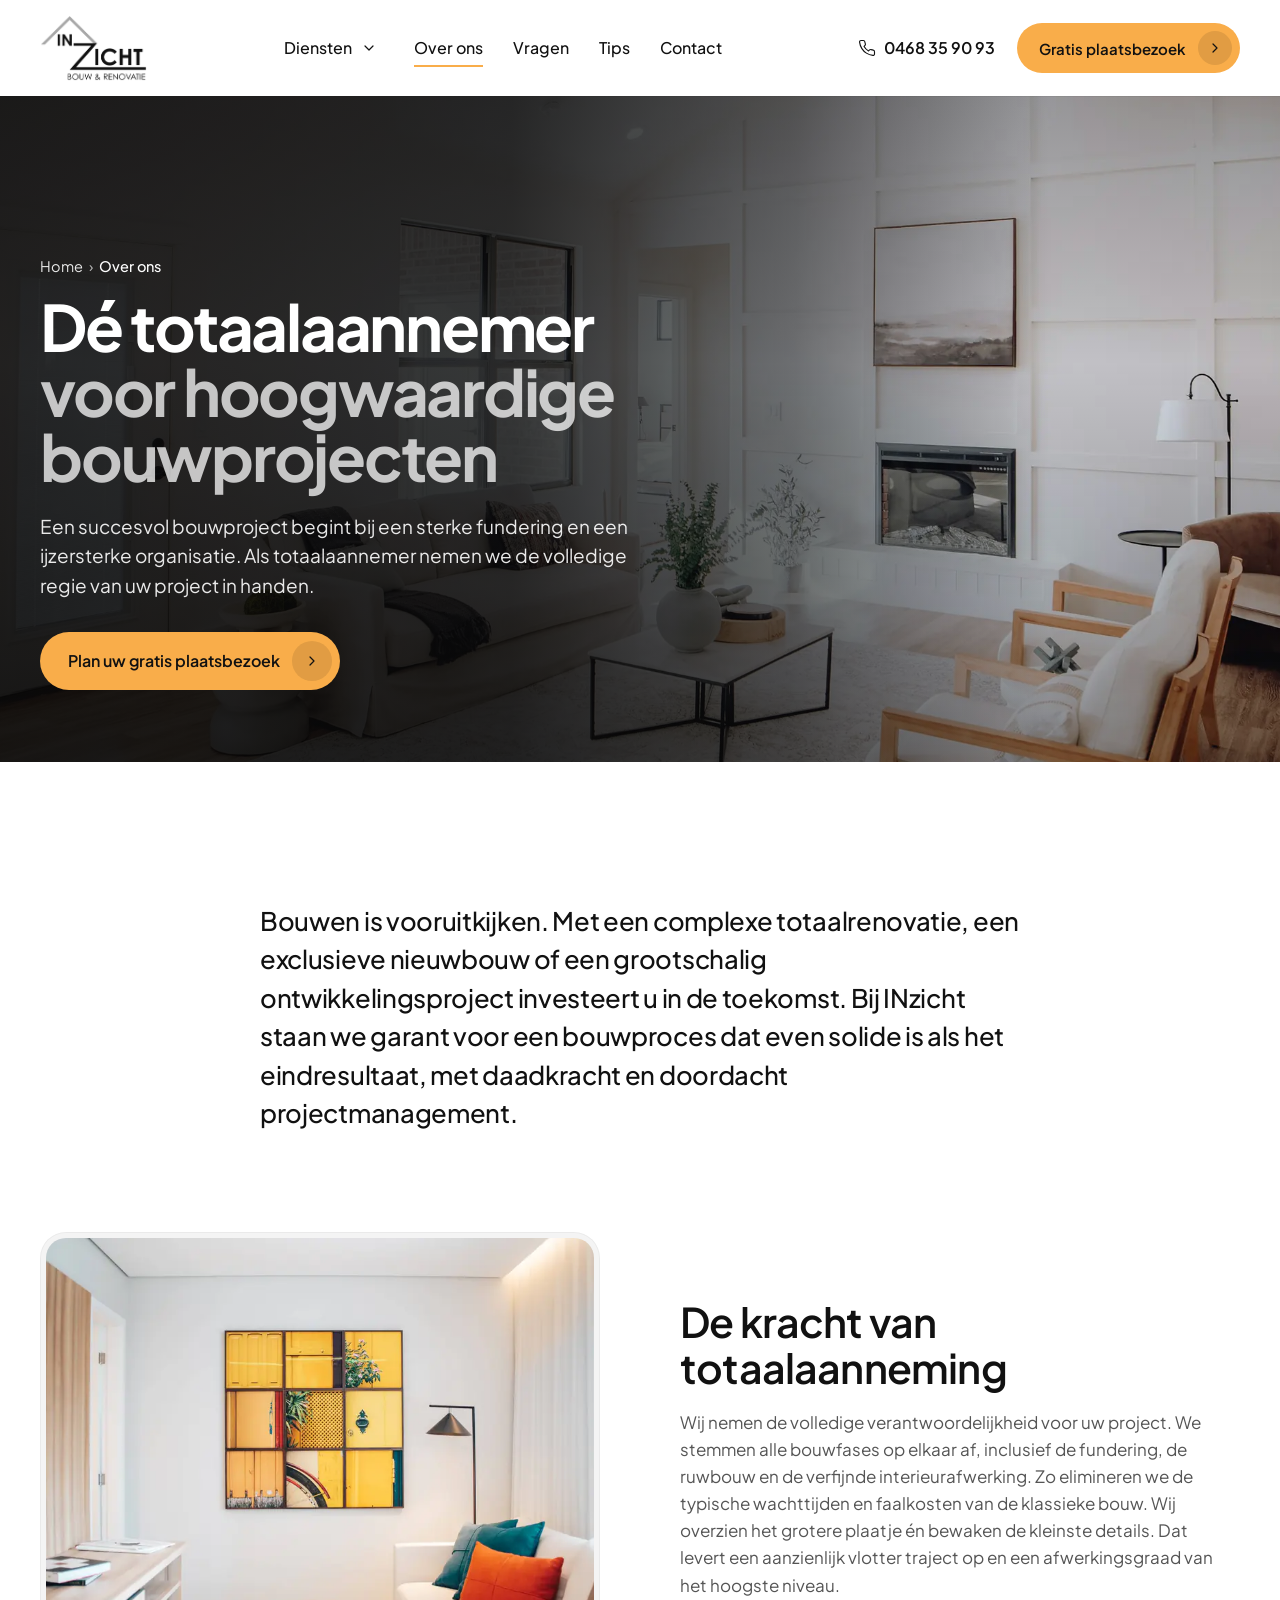
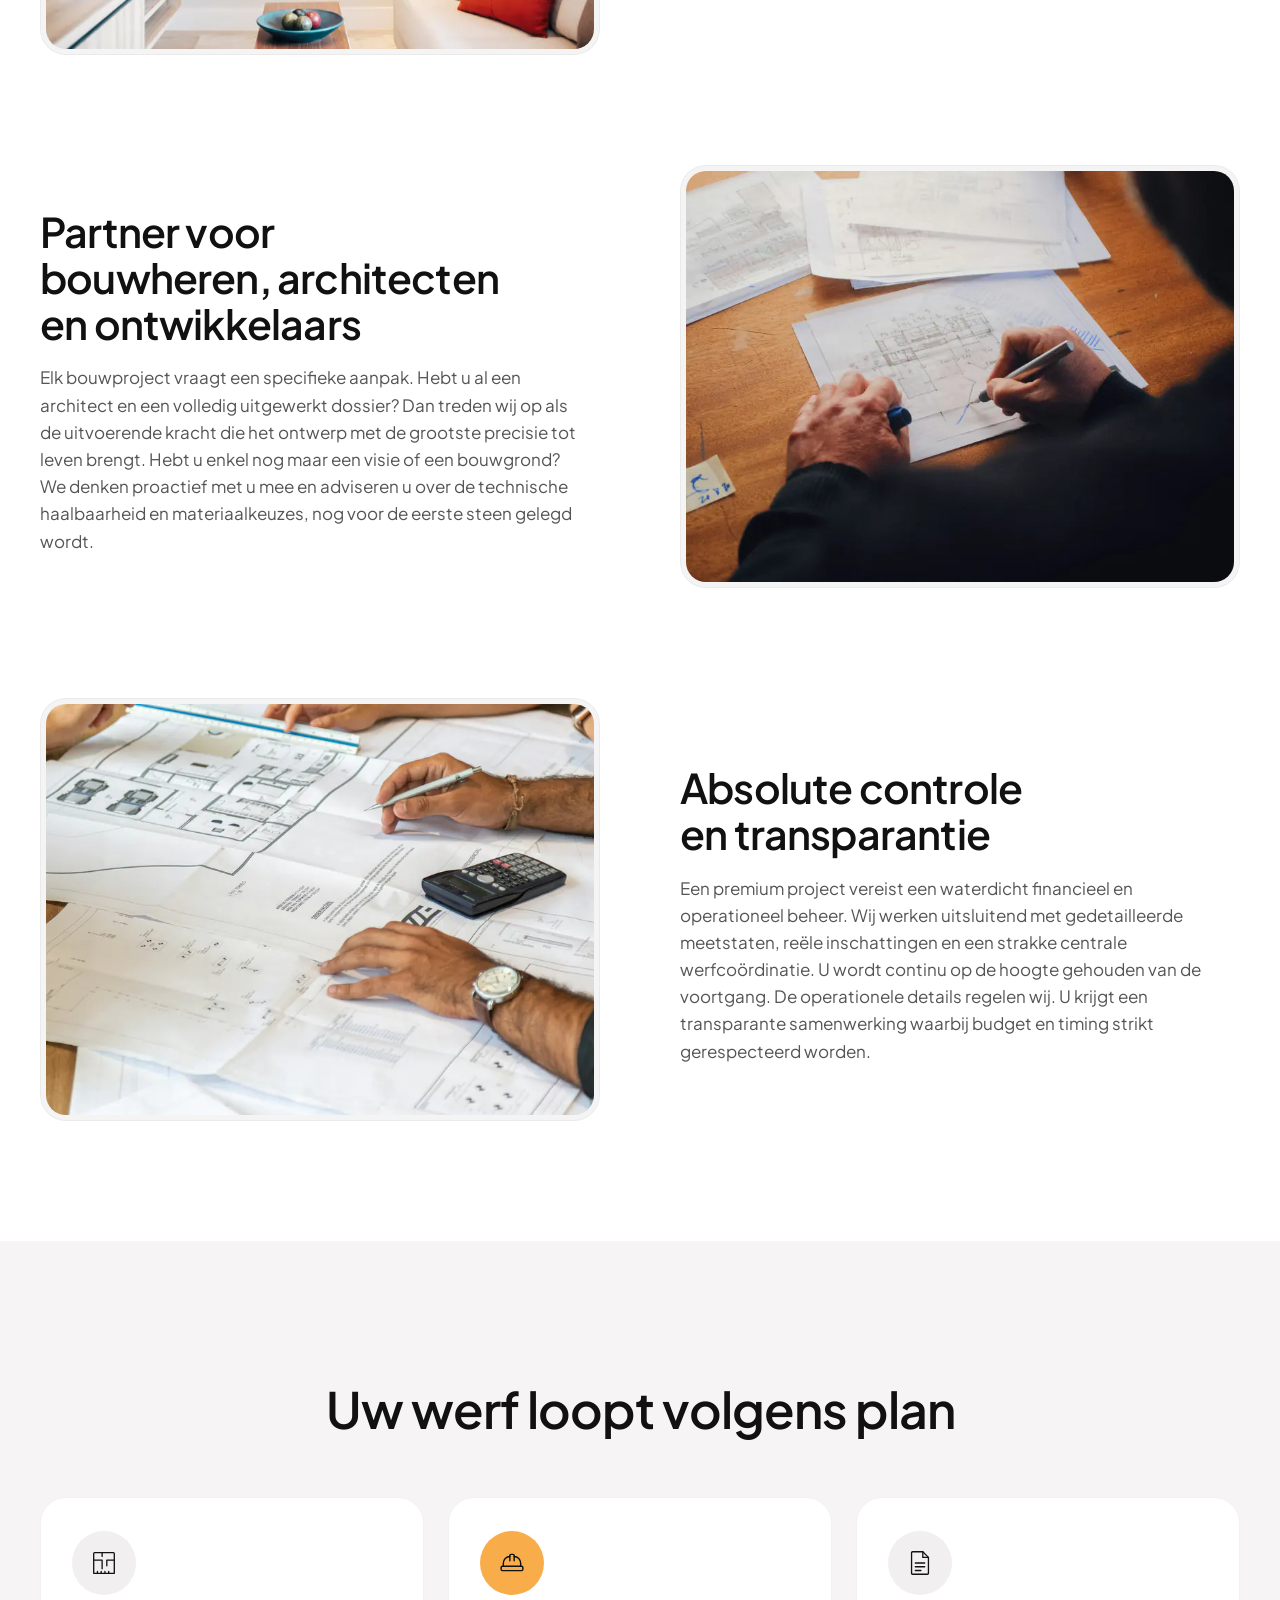
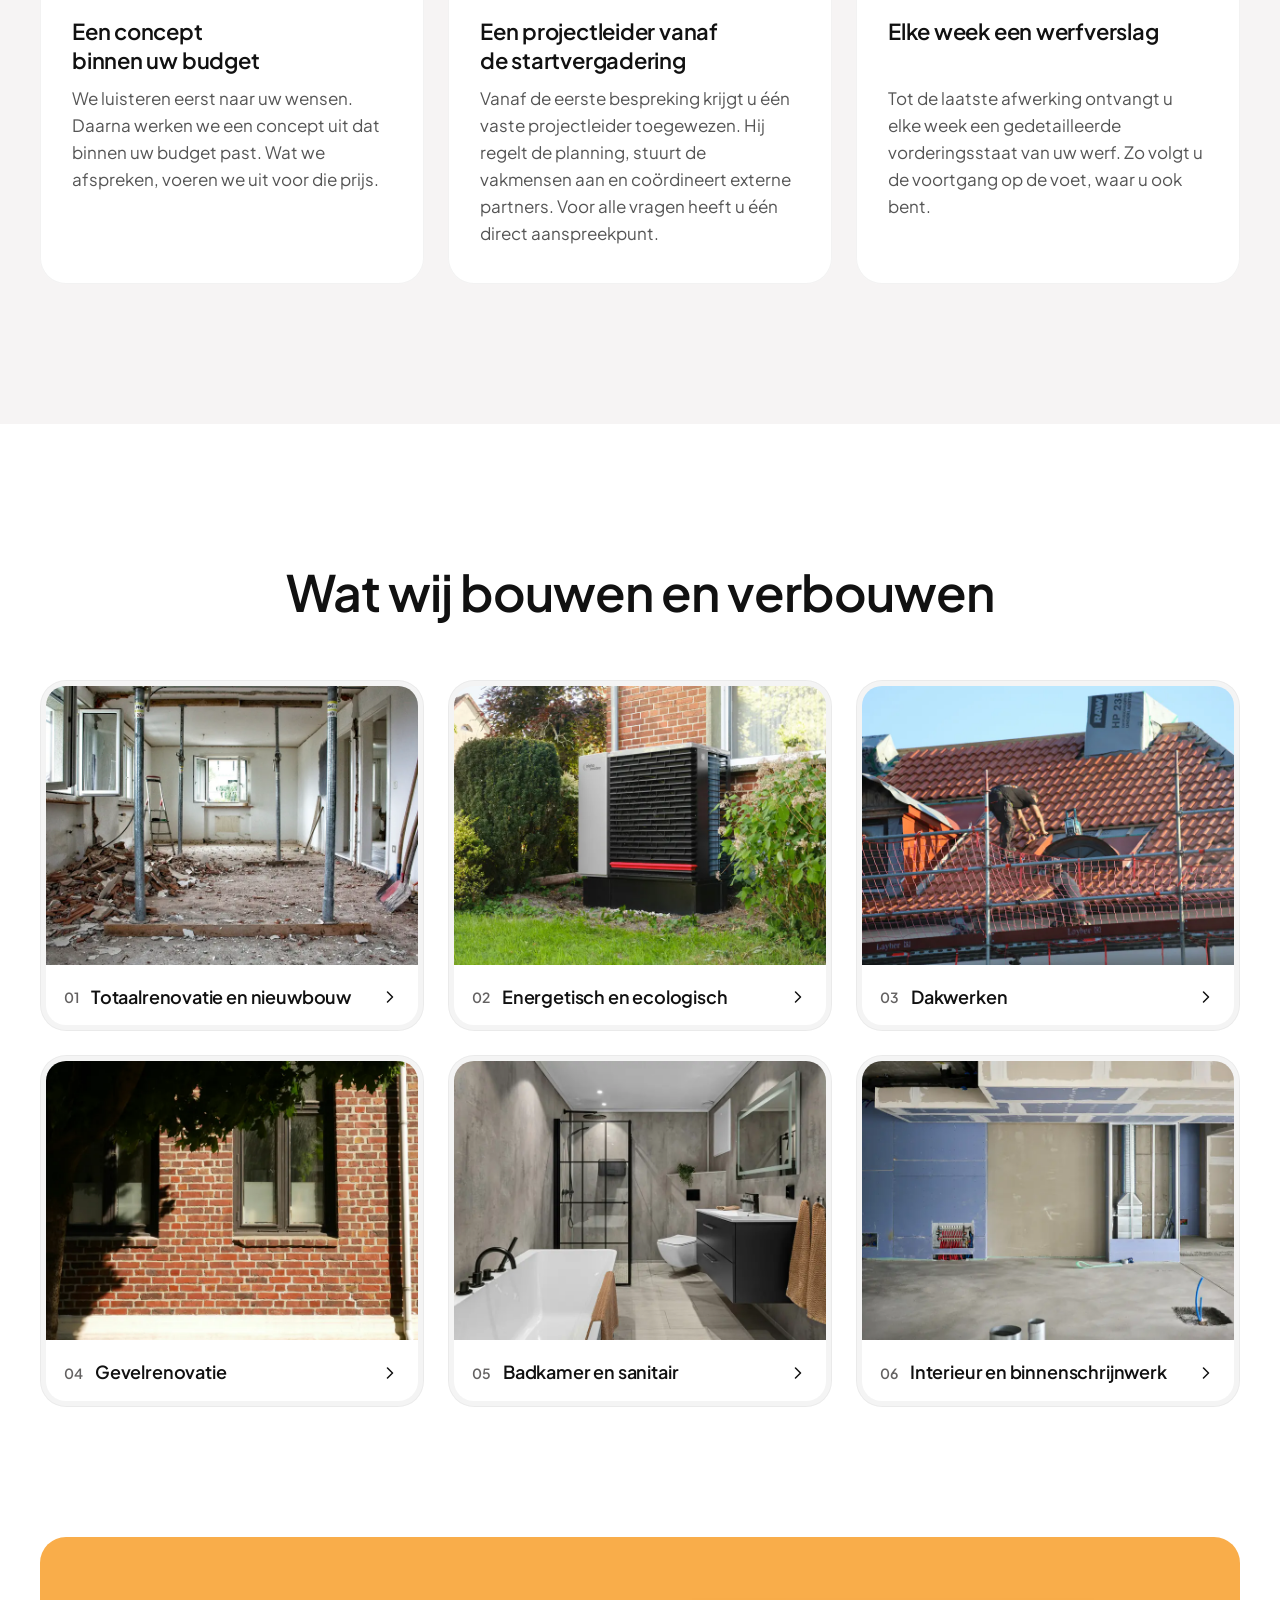
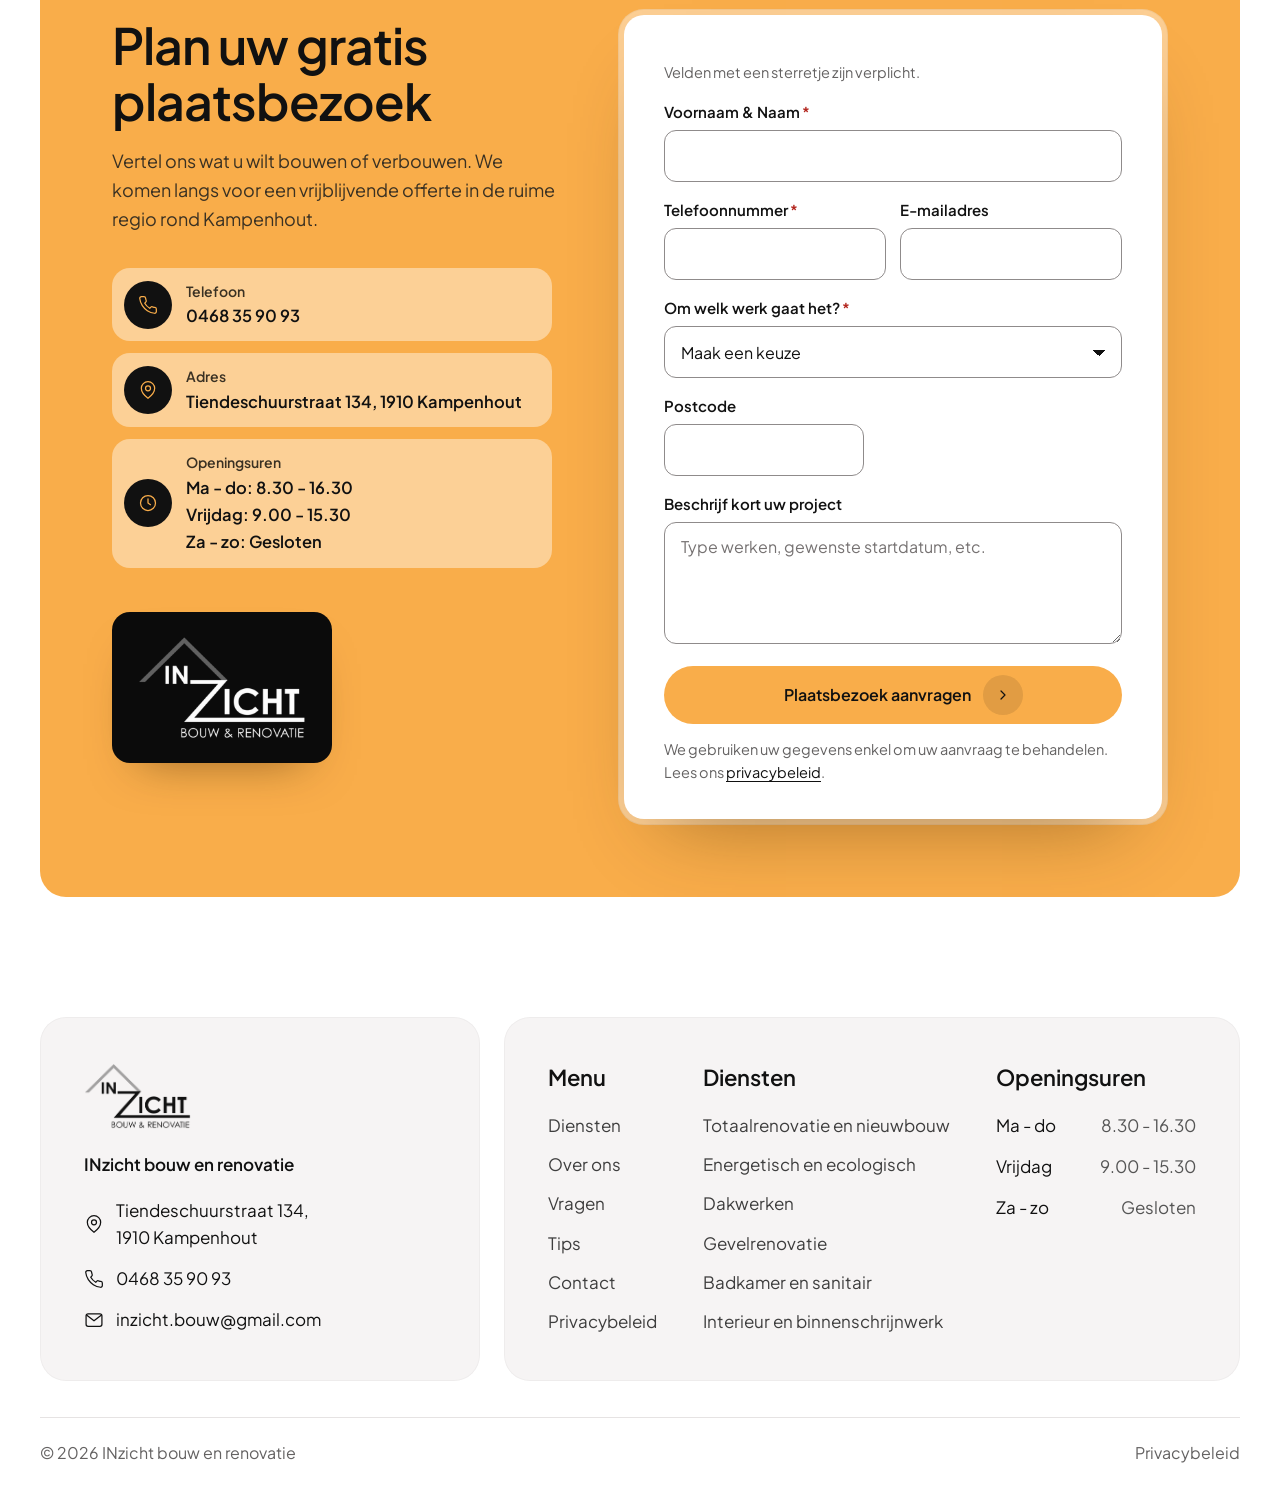
<file: over-ons/index.html>
<!doctype html>
<html lang="nl-BE" class="no-js">
<head>
<meta charset="utf-8">
<meta name="viewport" content="width=device-width, initial-scale=1">
<title>Over ons · INzicht bouw en renovatie</title>
<meta name="description" content="INzicht bouw en renovatie is totaalaannemer: één partner met de volledige regie over uw bouwproject.">
<meta name="robots" content="noindex, nofollow">
<link rel="canonical" href="https://mohammeddaoudi-hue.github.io/inzicht-bouw/over-ons/">
<meta name="theme-color" content="#0b0b0b">
<meta property="og:type" content="website">
<meta property="og:locale" content="nl_BE">
<meta property="og:site_name" content="INzicht bouw en renovatie">
<meta property="og:title" content="Over ons · INzicht bouw en renovatie">
<meta property="og:description" content="INzicht bouw en renovatie is totaalaannemer: één partner met de volledige regie over uw bouwproject.">
<meta property="og:url" content="https://mohammeddaoudi-hue.github.io/inzicht-bouw/over-ons/">
<meta property="og:image" content="https://mohammeddaoudi-hue.github.io/inzicht-bouw/img/og.jpg">
<meta property="og:image:width" content="1200">
<meta property="og:image:height" content="630">
<meta property="og:image:alt" content="Logo van INzicht bouw en renovatie op een foto van een gerenoveerde woning">
<meta name="twitter:card" content="summary_large_image">
<link rel="icon" href="../img/favicon.png" type="image/png">
<link rel="apple-touch-icon" href="../img/apple-touch-icon.png">
<link rel="preload" href="../fonts/pjs-latin.woff2" as="font" type="font/woff2" crossorigin>
<link rel="preload" as="image" type="image/webp" imagesrcset="../img/banner-over-1200.webp 1200w, ../img/banner-over-1920.webp 1920w" imagesizes="100vw" media="(min-width: 701px)">
<link rel="preload" as="image" type="image/webp" href="../img/banner-over-m.webp" media="(max-width: 700px)">
<link rel="stylesheet" href="../styles.css?v=muyq9aop">
<script>document.documentElement.className='js';setTimeout(function(){if(!window.__inzicht)document.documentElement.classList.add('reveal-klaar')},1500)</script>
<script type="application/ld+json">{"@context":"https://schema.org","@type":"BreadcrumbList","itemListElement":[{"@type":"ListItem","position":1,"name":"Home","item":"https://mohammeddaoudi-hue.github.io/inzicht-bouw/"},{"@type":"ListItem","position":2,"name":"Over ons","item":"https://mohammeddaoudi-hue.github.io/inzicht-bouw/over-ons/"}]}</script>
</head>
<body class="sub">
<svg width="0" height="0" style="position:absolute" aria-hidden="true" focusable="false">
  <defs>
    <symbol id="i-chev" viewBox="0 0 24 24"><path d="m9 6 6 6-6 6" fill="none" stroke="currentColor" stroke-width="1.8" stroke-linecap="round" stroke-linejoin="round"/></symbol>
    <symbol id="i-down" viewBox="0 0 24 24"><path d="m6 9 6 6 6-6" fill="none" stroke="currentColor" stroke-width="1.8" stroke-linecap="round" stroke-linejoin="round"/></symbol>
    <symbol id="i-terug" viewBox="0 0 24 24"><path d="m15 6-6 6 6 6" fill="none" stroke="currentColor" stroke-width="1.8" stroke-linecap="round" stroke-linejoin="round"/></symbol>
    <symbol id="i-arrow" viewBox="0 0 24 24"><path d="M7 17 17 7M8 7h9v9" fill="none" stroke="currentColor" stroke-width="1.8" stroke-linecap="round" stroke-linejoin="round"/></symbol>
    <symbol id="i-vink" viewBox="0 0 24 24"><path d="m5 12.5 4.2 4.2L19 7" fill="none" stroke="currentColor" stroke-width="2.2" stroke-linecap="round" stroke-linejoin="round"/></symbol>
    <symbol id="i-phone" viewBox="0 0 24 24"><path d="M22 16.9v3a2 2 0 0 1-2.2 2 19.8 19.8 0 0 1-8.6-3.1 19.5 19.5 0 0 1-6-6A19.8 19.8 0 0 1 2.1 4.2 2 2 0 0 1 4.1 2h3a2 2 0 0 1 2 1.7c.1 1 .4 1.9.7 2.8a2 2 0 0 1-.5 2.1L8.1 9.9a16 16 0 0 0 6 6l1.3-1.3a2 2 0 0 1 2.1-.4c.9.3 1.8.6 2.8.7a2 2 0 0 1 1.7 2Z" fill="none" stroke="currentColor" stroke-width="1.5" stroke-linecap="round" stroke-linejoin="round"/></symbol>
    <symbol id="i-pin" viewBox="0 0 24 24"><path d="M20 10c0 6-8 12-8 12s-8-6-8-12a8 8 0 0 1 16 0Z" fill="none" stroke="currentColor" stroke-width="1.5" stroke-linejoin="round"/><circle cx="12" cy="10" r="3" fill="none" stroke="currentColor" stroke-width="1.5"/></symbol>
    <symbol id="i-mail" viewBox="0 0 24 24"><rect x="2.5" y="4.5" width="19" height="15" rx="2.5" fill="none" stroke="currentColor" stroke-width="1.5"/><path d="m3 6 9 7 9-7" fill="none" stroke="currentColor" stroke-width="1.5" stroke-linejoin="round"/></symbol>
    <symbol id="i-klok" viewBox="0 0 24 24"><circle cx="12" cy="12" r="9" fill="none" stroke="currentColor" stroke-width="1.5"/><path d="M12 7v5l3 2" fill="none" stroke="currentColor" stroke-width="1.5" stroke-linecap="round" stroke-linejoin="round"/></symbol>
    <symbol id="i-user" viewBox="0 0 24 24"><circle cx="12" cy="8" r="4" fill="none" stroke="currentColor" stroke-width="1.5"/><path d="M4 21a8 8 0 0 1 16 0" fill="none" stroke="currentColor" stroke-width="1.5" stroke-linecap="round"/></symbol>
    <symbol id="i-tag" viewBox="0 0 24 24"><path d="M3 12V4a1 1 0 0 1 1-1h8l9 9-9 9Z" fill="none" stroke="currentColor" stroke-width="1.5" stroke-linejoin="round"/><circle cx="7.5" cy="7.5" r="1.3" fill="currentColor"/></symbol>
    <symbol id="i-info" viewBox="0 0 24 24"><circle cx="12" cy="12" r="9" fill="none" stroke="currentColor" stroke-width="1.5"/><path d="M12 11v6M12 7.5v.5" fill="none" stroke="currentColor" stroke-width="1.8" stroke-linecap="round"/></symbol>
    <symbol id="i-plan" viewBox="0 0 32 32"><g fill="none" stroke="currentColor" stroke-width="1.4" stroke-linecap="round" stroke-linejoin="round"><path d="M5 27V6a1 1 0 0 1 1-1h20a1 1 0 0 1 1 1v21Z"/><path d="M5 13h9v9M14 5v4M19 13h8M19 13v6"/><path d="M9 27v-2M13 27v-2M17 27v-2M21 27v-2"/></g></symbol>
    <symbol id="i-helm" viewBox="0 0 24 24"><g fill="none" stroke="currentColor" stroke-width="1.3" stroke-linecap="round" stroke-linejoin="round"><path d="M10 10V5a1 1 0 0 1 1-1h2a1 1 0 0 1 1 1v5"/><path d="M14 6a6 6 0 0 1 6 6v3"/><path d="M4 15v-3a6 6 0 0 1 6-6"/><rect x="2" y="15" width="20" height="4" rx="1"/></g></symbol>
    <symbol id="i-verslag" viewBox="0 0 32 32"><g fill="none" stroke="currentColor" stroke-width="1.4" stroke-linecap="round" stroke-linejoin="round"><path d="M8 4h11l6 6v17a1 1 0 0 1-1 1H8a1 1 0 0 1-1-1V5a1 1 0 0 1 1-1Z"/><path d="M19 4v6h6M11 16h10M11 20h10M11 24h6"/></g></symbol>
    <symbol id="i-x" viewBox="0 0 24 24"><path d="M6 6l12 12M18 6 6 18" fill="none" stroke="currentColor" stroke-width="1.8" stroke-linecap="round"/></symbol>
  </defs>
</svg>
<a class="skip" href="#inhoud">Naar de inhoud</a>
<header class="nav" id="top">
  <div class="wrap nav__in">
    <a class="nav__logo" href="../" aria-label="INzicht bouw en renovatie, naar de homepage">
      <img class="nav__logo-ink" src="../img/logo-ink.png" width="227" height="140" alt="">
    </a>
    <nav class="nav__links" aria-label="Hoofdmenu">
      <div class="drop">
        <a href="../diensten/" class="drop__link">Diensten</a>
        <button class="drop__knop" type="button" aria-expanded="false" aria-controls="drop-diensten" aria-label="Diensten tonen"><svg width="16" height="16" aria-hidden="true" focusable="false"><use href="#i-down"/></svg></button>
        <div class="drop__menu" id="drop-diensten">
          <ul>
            <li><a href="../diensten/#totaalrenovatie-en-nieuwbouw"><span class="drop__nr">01</span>Totaalrenovatie en nieuwbouw</a></li>
            <li><a href="../diensten/#energetisch-en-ecologisch"><span class="drop__nr">02</span>Energetisch en ecologisch</a></li>
            <li><a href="../diensten/#dakwerken"><span class="drop__nr">03</span>Dakwerken</a></li>
            <li><a href="../diensten/#gevelrenovatie"><span class="drop__nr">04</span>Gevelrenovatie</a></li>
            <li><a href="../diensten/#badkamer-en-sanitair"><span class="drop__nr">05</span>Badkamer en sanitair</a></li>
            <li><a href="../diensten/#interieur-en-binnenschrijnwerk"><span class="drop__nr">06</span>Interieur en binnenschrijnwerk</a></li>
          </ul>
        </div>
      </div>
      <a href="../over-ons/" aria-current="page">Over ons</a>
      <a href="../vragen/">Vragen</a>
      <a href="../tips/">Tips</a>
      <a href="../contact/">Contact</a>
    </nav>
    <div class="nav__acties">
      <a class="nav__tel" href="tel:+32468359093"><svg width="18" height="18" aria-hidden="true" focusable="false"><use href="#i-phone"/></svg>0468 35 90 93</a>
      <a class="knop knop--accent knop--klein" href="#plaatsbezoek" data-naar-form>Gratis plaatsbezoek<span class="knop__ic"><svg width="16" height="16" aria-hidden="true" focusable="false"><use href="#i-chev"/></svg></span></a>
      <button class="burger" type="button" aria-label="Menu openen" aria-expanded="false" aria-controls="mobmenu"><span class="burger__lijn"></span><span class="burger__lijn"></span></button>
    </div>
  </div>
</header>
<div class="mob" id="mobmenu" hidden>
  <nav class="mob__links" aria-label="Mobiel menu">
    <a href="../diensten/">Diensten</a>
    <a href="../over-ons/" aria-current="page">Over ons</a>
    <a href="../vragen/">Vragen</a>
    <a href="../tips/">Tips</a>
    <a href="../contact/">Contact</a>
  </nav>
  <div class="mob__cta">
    <a class="knop knop--accent knop--vol" href="#plaatsbezoek" data-naar-form>Gratis plaatsbezoek<span class="knop__ic"><svg width="16" height="16" aria-hidden="true" focusable="false"><use href="#i-chev"/></svg></span></a>
    <a class="knop knop--rand-wit knop--vol" href="tel:+32468359093"><svg width="18" height="18" aria-hidden="true" focusable="false"><use href="#i-phone"/></svg>0468 35 90 93</a>
  </div>
</div>
<main id="inhoud">
<section class="banner">
  <picture class="banner__foto">
    <source media="(max-width: 700px)" srcset="../img/banner-over-m.webp" type="image/webp">
    <source media="(max-width: 700px)" srcset="../img/banner-over-m.jpg">
    <source srcset="../img/banner-over-1200.webp 1200w, ../img/banner-over-1920.webp 1920w" sizes="100vw" type="image/webp">
    <img src="../img/banner-over-1200.jpg" srcset="../img/banner-over-1200.jpg 1200w, ../img/banner-over-1920.jpg 1920w" sizes="100vw" width="1920" height="960" alt="Lichte, afgewerkte leefruimte met een zetel, een houten balk en een haard" fetchpriority="high" decoding="async">
  </picture>
  <div class="banner__laag" aria-hidden="true"></div>
  <div class="wrap banner__in">
    <div class="banner__tekst">
      <nav class="kruimel" aria-label="Kruimelpad"><ol><li><a href="../">Home</a></li><li><span aria-current="page">Over ons</span></li></ol></nav>
      <h1 class="banner__kop">Dé totaalaannemer <span class="dim">voor hoogwaardige bouwprojecten</span></h1>
      <p class="banner__lede">Een succesvol bouwproject begint bij een sterke fundering en een ijzersterke organisatie. Als totaalaannemer nemen we de volledige regie van uw project in handen.</p>
      <div class="banner__knoppen">
        <a class="knop knop--accent" href="#plaatsbezoek" data-naar-form>Plan uw gratis plaatsbezoek<span class="knop__ic"><svg width="16" height="16" aria-hidden="true" focusable="false"><use href="#i-chev"/></svg></span></a>
        <a class="knop knop--rand-wit" href="tel:+32468359093"><svg width="18" height="18" aria-hidden="true" focusable="false"><use href="#i-phone"/></svg>0468 35 90 93</a>
      </div>
    </div>
  </div>
</section>

<div class="ovintro">
  <div class="wrap wrap--smal">
    <p class="ovintro__tekst" data-reveal>Bouwen is vooruitkijken. Met een complexe totaalrenovatie, een exclusieve nieuwbouw of een grootschalig ontwikkelingsproject investeert u in de toekomst. Bij INzicht staan we garant voor een bouwproces dat even solide is als het eindresultaat, met daadkracht en doordacht projectmanagement.</p>
  </div>
</div>

<div class="rijen rijen--over">
  <div class="wrap">
    <section class="rij" aria-labelledby="ov-1-kop" data-reveal>
      <div class="rij__beeld kader">
        <picture>
        <source type="image/webp" srcset="../img/d-totaal-2-800.webp 800w, ../img/d-totaal-2-1200.webp 1200w, ../img/d-totaal-2-1600.webp 1600w" sizes="(max-width: 1000px) calc(100vw - 60px), 548px">
        <img src="../img/d-totaal-2-800.jpg" srcset="../img/d-totaal-2-800.jpg 800w, ../img/d-totaal-2-1200.jpg 1200w, ../img/d-totaal-2-1600.jpg 1600w" sizes="(max-width: 1000px) calc(100vw - 60px), 548px" width="1600" height="1200" alt="Afgewerkte, lichte leefruimte met een witte zetel en kleurrijke kussens" loading="lazy" decoding="async">
      </picture>
      </div>
      <div class="rij__tekst">
        <h2 class="rij__kop" id="ov-1-kop">De kracht van totaalaanneming</h2>
        <p class="rij__p">Wij nemen de volledige verantwoordelijkheid voor uw project. We stemmen alle bouwfases op elkaar af, inclusief de fundering, de ruwbouw en de verfijnde interieurafwerking. Zo elimineren we de typische wachttijden en faalkosten van de klassieke bouw. Wij overzien het grotere plaatje én bewaken de kleinste details. Dat levert een aanzienlijk vlotter traject op en een afwerkingsgraad van het hoogste niveau.</p>
      </div>
    </section>
    <section class="rij rij--om" aria-labelledby="ov-2-kop" data-reveal>
      <div class="rij__beeld kader">
        <picture>
        <source type="image/webp" srcset="../img/werkwijze-hero-800.webp 800w, ../img/werkwijze-hero-1200.webp 1200w, ../img/werkwijze-hero-1600.webp 1600w" sizes="(max-width: 1000px) calc(100vw - 60px), 548px">
        <img src="../img/werkwijze-hero-800.jpg" srcset="../img/werkwijze-hero-800.jpg 800w, ../img/werkwijze-hero-1200.jpg 1200w, ../img/werkwijze-hero-1600.jpg 1600w" sizes="(max-width: 1000px) calc(100vw - 60px), 548px" width="1600" height="1200" alt="Handen die een bouwplan tekenen op een houten tafel" loading="lazy" decoding="async">
      </picture>
      </div>
      <div class="rij__tekst">
        <h2 class="rij__kop" id="ov-2-kop">Partner voor bouwheren, architecten en ontwikkelaars</h2>
        <p class="rij__p">Elk bouwproject vraagt een specifieke aanpak. Hebt u al een architect en een volledig uitgewerkt dossier? Dan treden wij op als de uitvoerende kracht die het ontwerp met de grootste precisie tot leven brengt. Hebt u enkel nog maar een visie of een bouwgrond? We denken proactief met u mee en adviseren u over de technische haalbaarheid en materiaalkeuzes, nog voor de eerste steen gelegd wordt.</p>
      </div>
    </section>
    <section class="rij" aria-labelledby="ov-3-kop" data-reveal>
      <div class="rij__beeld kader">
        <picture>
        <source type="image/webp" srcset="../img/meetstaat-800.webp 800w, ../img/meetstaat-1200.webp 1200w, ../img/meetstaat-1600.webp 1600w" sizes="(max-width: 1000px) calc(100vw - 60px), 548px">
        <img src="../img/meetstaat-800.jpg" srcset="../img/meetstaat-800.jpg 800w, ../img/meetstaat-1200.jpg 1200w, ../img/meetstaat-1600.jpg 1600w" sizes="(max-width: 1000px) calc(100vw - 60px), 548px" width="1600" height="1200" alt="Bouwplannen op tafel met een rekenmachine en een potlood" loading="lazy" decoding="async">
      </picture>
      </div>
      <div class="rij__tekst">
        <h2 class="rij__kop" id="ov-3-kop">Absolute controle en transparantie</h2>
        <p class="rij__p">Een premium project vereist een waterdicht financieel en operationeel beheer. Wij werken uitsluitend met gedetailleerde meetstaten, reële inschattingen en een strakke centrale werfcoördinatie. U wordt continu op de hoogte gehouden van de voortgang. De operationele details regelen wij. U krijgt een transparante samenwerking waarbij budget en timing strikt gerespecteerd worden.</p>
      </div>
    </section>
  </div>
</div>

<section class="waarom waarom--zacht" aria-labelledby="ow-kop">
  <div class="wrap">
    <h2 class="h2 h2--midden" id="ow-kop" data-reveal>Uw werf loopt volgens plan</h2>
    
    <ul class="tegels" data-reveal>
      <li class="tegel">
        <span class="punt__ic"><svg width="30" height="30" aria-hidden="true" focusable="false"><use href="#i-plan"/></svg></span>
        <h3 class="tegel__kop">Een concept binnen uw budget</h3>
        <p class="tegel__tekst">We luisteren eerst naar uw wensen. Daarna werken we een concept uit dat binnen uw budget past. Wat we afspreken, voeren we uit voor die prijs.</p>
      </li>
      <li class="tegel tegel--accent">
        <span class="punt__ic"><svg width="26" height="26" aria-hidden="true" focusable="false"><use href="#i-helm"/></svg></span>
        <h3 class="tegel__kop">Een projectleider vanaf de startvergadering</h3>
        <p class="tegel__tekst">Vanaf de eerste bespreking krijgt u één vaste projectleider toegewezen. Hij regelt de planning, stuurt de vakmensen aan en coördineert externe partners. Voor alle vragen heeft u één direct aanspreekpunt.</p>
      </li>
      <li class="tegel">
        <span class="punt__ic"><svg width="30" height="30" aria-hidden="true" focusable="false"><use href="#i-verslag"/></svg></span>
        <h3 class="tegel__kop">Elke week een werfverslag</h3>
        <p class="tegel__tekst">Tot de laatste afwerking ontvangt u elke week een gedetailleerde vorderingsstaat van uw werf. Zo volgt u de voortgang op de voet, waar u ook bent.</p>
      </li>
    </ul>
  </div>
</section>

<section class="strook" aria-labelledby="strook-kop">
  <div class="wrap">
    <h2 class="h2 h2--midden" id="strook-kop" data-reveal>Wat wij bouwen en verbouwen</h2>
    <div class="strook__rail" data-reveal>
      <ul class="strook__rij" data-rail>
        <li class="strook__item">
          <a class="strook__kaart kader" href="../diensten/#totaalrenovatie-en-nieuwbouw">
            <span class="strook__foto"><picture>
        <source type="image/webp" srcset="../img/d-totaal-800.webp 800w, ../img/d-totaal-1200.webp 1200w, ../img/d-totaal-1600.webp 1600w" sizes="(max-width: 1000px) calc(78vw - 50px), 372px">
        <img src="../img/d-totaal-800.jpg" srcset="../img/d-totaal-800.jpg 800w, ../img/d-totaal-1200.jpg 1200w, ../img/d-totaal-1600.jpg 1600w" sizes="(max-width: 1000px) calc(78vw - 50px), 372px" width="1600" height="1200" alt="Woning in renovatie, gestript tot de ruwbouw met stempels onder het plafond" loading="lazy" decoding="async">
      </picture></span>
            <span class="strook__body"><span class="strook__nr">01</span><span class="strook__naam">Totaalrenovatie en nieuwbouw</span><svg width="20" height="20" aria-hidden="true" focusable="false"><use href="#i-chev"/></svg></span>
          </a>
        </li>
        <li class="strook__item">
          <a class="strook__kaart kader" href="../diensten/#energetisch-en-ecologisch">
            <span class="strook__foto"><picture>
        <source type="image/webp" srcset="../img/d-eco-800.webp 800w, ../img/d-eco-1200.webp 1200w, ../img/d-eco-1600.webp 1600w" sizes="(max-width: 1000px) calc(78vw - 50px), 372px">
        <img src="../img/d-eco-800.jpg" srcset="../img/d-eco-800.jpg 800w, ../img/d-eco-1200.jpg 1200w, ../img/d-eco-1600.jpg 1600w" sizes="(max-width: 1000px) calc(78vw - 50px), 372px" width="1600" height="1200" alt="Warmtepomp naast een bakstenen woning in de tuin" loading="lazy" decoding="async">
      </picture></span>
            <span class="strook__body"><span class="strook__nr">02</span><span class="strook__naam">Energetisch en ecologisch</span><svg width="20" height="20" aria-hidden="true" focusable="false"><use href="#i-chev"/></svg></span>
          </a>
        </li>
        <li class="strook__item">
          <a class="strook__kaart kader" href="../diensten/#dakwerken">
            <span class="strook__foto"><picture>
        <source type="image/webp" srcset="../img/d-dak-800.webp 800w, ../img/d-dak-1200.webp 1200w, ../img/d-dak-1600.webp 1600w" sizes="(max-width: 1000px) calc(78vw - 50px), 372px">
        <img src="../img/d-dak-800.jpg" srcset="../img/d-dak-800.jpg 800w, ../img/d-dak-1200.jpg 1200w, ../img/d-dak-1600.jpg 1600w" sizes="(max-width: 1000px) calc(78vw - 50px), 372px" width="1600" height="1200" alt="Dakwerker op een pannendak met stelling en valbeveiliging" loading="lazy" decoding="async">
      </picture></span>
            <span class="strook__body"><span class="strook__nr">03</span><span class="strook__naam">Dakwerken</span><svg width="20" height="20" aria-hidden="true" focusable="false"><use href="#i-chev"/></svg></span>
          </a>
        </li>
        <li class="strook__item">
          <a class="strook__kaart kader" href="../diensten/#gevelrenovatie">
            <span class="strook__foto"><picture>
        <source type="image/webp" srcset="../img/d-gevel-800.webp 800w, ../img/d-gevel-1200.webp 1200w, ../img/d-gevel-1600.webp 1600w" sizes="(max-width: 1000px) calc(78vw - 50px), 372px">
        <img src="../img/d-gevel-800.jpg" srcset="../img/d-gevel-800.jpg 800w, ../img/d-gevel-1200.jpg 1200w, ../img/d-gevel-1600.jpg 1600w" sizes="(max-width: 1000px) calc(78vw - 50px), 372px" width="1600" height="1200" alt="Bakstenen gevel met houten raamkader" loading="lazy" decoding="async">
      </picture></span>
            <span class="strook__body"><span class="strook__nr">04</span><span class="strook__naam">Gevelrenovatie</span><svg width="20" height="20" aria-hidden="true" focusable="false"><use href="#i-chev"/></svg></span>
          </a>
        </li>
        <li class="strook__item">
          <a class="strook__kaart kader" href="../diensten/#badkamer-en-sanitair">
            <span class="strook__foto"><picture>
        <source type="image/webp" srcset="../img/d-bad-800.webp 800w, ../img/d-bad-1200.webp 1200w, ../img/d-bad-1600.webp 1600w" sizes="(max-width: 1000px) calc(78vw - 50px), 372px">
        <img src="../img/d-bad-800.jpg" srcset="../img/d-bad-800.jpg 800w, ../img/d-bad-1200.jpg 1200w, ../img/d-bad-1600.jpg 1600w" sizes="(max-width: 1000px) calc(78vw - 50px), 372px" width="1600" height="1200" alt="Gerenoveerde badkamer met grijze tegels, inloopdouche en ligbad" loading="lazy" decoding="async">
      </picture></span>
            <span class="strook__body"><span class="strook__nr">05</span><span class="strook__naam">Badkamer en sanitair</span><svg width="20" height="20" aria-hidden="true" focusable="false"><use href="#i-chev"/></svg></span>
          </a>
        </li>
        <li class="strook__item">
          <a class="strook__kaart kader" href="../diensten/#interieur-en-binnenschrijnwerk">
            <span class="strook__foto"><picture>
        <source type="image/webp" srcset="../img/d-interieur-800.webp 800w, ../img/d-interieur-1200.webp 1200w, ../img/d-interieur-1600.webp 1600w" sizes="(max-width: 1000px) calc(78vw - 50px), 372px">
        <img src="../img/d-interieur-800.jpg" srcset="../img/d-interieur-800.jpg 800w, ../img/d-interieur-1200.jpg 1200w, ../img/d-interieur-1600.jpg 1600w" sizes="(max-width: 1000px) calc(78vw - 50px), 372px" width="1600" height="1200" alt="Ruimte in afwerking met gyprocplaten, verlaagd plafond en vloerverwarmingscollector" loading="lazy" decoding="async">
      </picture></span>
            <span class="strook__body"><span class="strook__nr">06</span><span class="strook__naam">Interieur en binnenschrijnwerk</span><svg width="20" height="20" aria-hidden="true" focusable="false"><use href="#i-chev"/></svg></span>
          </a>
        </li>
      </ul>
      <div class="rail-bediening rail-bediening--licht" data-bediening>
      <button class="rail-knop" type="button" data-vorige aria-label="Vorige dienst"><svg width="20" height="20" aria-hidden="true" focusable="false"><use href="#i-terug"/></svg></button>
      <span class="rail-balk" aria-hidden="true"><span class="rail-balk__vul"></span></span>
      <button class="rail-knop" type="button" data-volgende aria-label="Volgende dienst"><svg width="20" height="20" aria-hidden="true" focusable="false"><use href="#i-chev"/></svg></button>
    </div>
    </div>
  </div>
</section>

<section class="plaats" id="plaatsbezoek" aria-labelledby="plaats-kop">
  <div class="wrap">
    <div class="plaats__blok" data-reveal>
      <div class="plaats__tekst">
        <h2 class="h2" id="plaats-kop">Plan uw gratis plaatsbezoek</h2>
        <p class="plaats__lede">Vertel ons wat u wilt bouwen of verbouwen. We komen langs voor een vrijblijvende offerte in de ruime regio rond Kampenhout.</p>
        <ul class="plaats__info">
          <li><span class="plaats__info-ic"><svg width="20" height="20" aria-hidden="true" focusable="false"><use href="#i-phone"/></svg></span><span><b>Telefoon</b><a href="tel:+32468359093">0468 35 90 93</a></span></li>
          <li><span class="plaats__info-ic"><svg width="20" height="20" aria-hidden="true" focusable="false"><use href="#i-pin"/></svg></span><span><b>Adres</b><span>Tiendeschuurstraat 134, <span class="nw">1910 Kampenhout</span></span></span></li>
          <li><span class="plaats__info-ic"><svg width="20" height="20" aria-hidden="true" focusable="false"><use href="#i-klok"/></svg></span><span><b>Openingsuren</b><span>Ma - do: 8.30 - 16.30<br>Vrijdag: 9.00 - 15.30<br>Za - zo: Gesloten</span></span></li>
        </ul>
        <img class="plaats__logo" src="../img/logo-tegel.png" width="640" height="440" alt="" loading="lazy" decoding="async">
      </div>
      <div class="plaats__form kader">
        <div class="plaats__formkern">
          <form class="aanvraag" id="aanvraag-onder" action="mailto:inzicht.bouw@gmail.com" method="post" enctype="text/plain" novalidate data-aanvraag>
        <div class="aanvraag__stap" data-stap="form">
          
          <p class="aanvraag__verplicht">Velden met een sterretje zijn verplicht.</p>
          <div class="veld">
            <label for="aanvraag-onder-naam">Voornaam &amp; Naam<span class="ster" aria-hidden="true">*</span></label>
            <input id="aanvraag-onder-naam" name="naam" type="text" autocomplete="name" aria-required="true" aria-describedby="aanvraag-onder-naam-fout">
            <p class="veld__fout" id="aanvraag-onder-naam-fout" hidden></p>
          </div>
          <div class="veld-rij">
            <div class="veld">
            <label for="aanvraag-onder-tel">Telefoonnummer<span class="ster" aria-hidden="true">*</span></label>
            <input id="aanvraag-onder-tel" name="tel" type="tel" autocomplete="tel" aria-required="true" inputmode="tel" aria-describedby="aanvraag-onder-tel-fout">
            <p class="veld__fout" id="aanvraag-onder-tel-fout" hidden></p>
          </div>
            <div class="veld">
            <label for="aanvraag-onder-mail">E-mailadres</label>
            <input id="aanvraag-onder-mail" name="mail" type="email" autocomplete="email" inputmode="email" aria-describedby="aanvraag-onder-mail-fout">
            <p class="veld__fout" id="aanvraag-onder-mail-fout" hidden></p>
          </div>
          </div>
          <div class="veld">
            <label for="aanvraag-onder-werk">Om welk werk gaat het?<span class="ster" aria-hidden="true">*</span></label>
            <select id="aanvraag-onder-werk" name="werk" aria-required="true" aria-describedby="aanvraag-onder-werk-fout">
              <option value="">Maak een keuze</option>
              <option>Totaalrenovatie en nieuwbouw</option><option>Energetisch en ecologisch</option><option>Dakwerken</option><option>Gevelrenovatie</option><option>Badkamer en sanitair</option><option>Interieur en binnenschrijnwerk</option><option>Combinatie of nog te bepalen</option>
            </select>
            <p class="veld__fout" id="aanvraag-onder-werk-fout" hidden></p>
          </div>
          <div class="veld">
            <label for="aanvraag-onder-postcode">Postcode</label>
            <input id="aanvraag-onder-postcode" name="postcode" type="text" autocomplete="postal-code" inputmode="numeric" maxlength="4" data-label="Postcode" aria-describedby="aanvraag-onder-postcode-fout">
            <p class="veld__fout" id="aanvraag-onder-postcode-fout" hidden></p>
          </div>
          <div class="veld">
            <label for="aanvraag-onder-project">Beschrijf kort uw project</label>
            <textarea id="aanvraag-onder-project" name="project" rows="4" maxlength="1000" placeholder="Type werken, gewenste startdatum, etc."></textarea>
          </div>
          <p class="aanvraag__fout" role="alert" hidden></p>
          <button class="knop knop--accent knop--vol" type="submit">Plaatsbezoek aanvragen<span class="knop__ic"><svg width="16" height="16" aria-hidden="true" focusable="false"><use href="#i-chev"/></svg></span></button>
          <p class="aanvraag__klein">We gebruiken uw gegevens enkel om uw aanvraag te behandelen. Lees ons <a href="../privacy/">privacybeleid</a>.</p>
        </div>
        <div class="aanvraag__stap aanvraag__klaar" data-stap="klaar" hidden tabindex="-1">
          <span class="aanvraag__vink" aria-hidden="true"><svg width="26" height="26" aria-hidden="true" focusable="false"><use href="#i-vink"/></svg></span>
          <h2 class="aanvraag__kop" data-klaar-kop>Uw e-mail staat klaar</h2>
          <p class="aanvraag__sub" role="status" data-klaar-tekst>Uw e-mailprogramma opent met uw aanvraag. Verstuur die e-mail om uw aanvraag af te ronden.</p>
          <p class="aanvraag__uitweg">Rechtstreeks contact kan altijd: <a href="tel:+32468359093">0468 35 90 93</a> of <a href="mailto:inzicht.bouw@gmail.com">inzicht.bouw@gmail.com</a>.</p>
          <div class="aanvraag__acties">
            <button class="knop knop--rand" type="button" data-kopieer>Kopieer uw aanvraag</button>
            <button class="knop knop--rand" type="button" data-terug>Terug naar uw aanvraag</button>
          </div>
        </div>
      </form>
        </div>
      </div>
    </div>
  </div>
</section>
</main>
<footer class="voet">
  <div class="wrap">
    <div class="voet__grid">
      <div class="voet__kaart voet__merk">
        <img class="voet__logo" src="../img/logo-ink.png" width="227" height="140" alt="INzicht bouw en renovatie" loading="lazy">
        <p class="voet__naam">INzicht bouw en renovatie</p>
        <ul class="voet__contact">
          <li><svg width="20" height="20" aria-hidden="true" focusable="false"><use href="#i-pin"/></svg><span>Tiendeschuurstraat 134, <span class="nw">1910 Kampenhout</span></span></li>
          <li><svg width="20" height="20" aria-hidden="true" focusable="false"><use href="#i-phone"/></svg><a href="tel:+32468359093">0468 35 90 93</a></li>
          <li><svg width="20" height="20" aria-hidden="true" focusable="false"><use href="#i-mail"/></svg><a href="mailto:inzicht.bouw@gmail.com">inzicht.bouw@gmail.com</a></li>
        </ul>
      </div>
      <div class="voet__kaart voet__kolommen">
        <div>
          <h2 class="voet__kop">Menu</h2>
          <ul class="voet__lijst">
            <li><a href="../diensten/">Diensten</a></li>
            <li><a href="../over-ons/">Over ons</a></li>
            <li><a href="../vragen/">Vragen</a></li>
            <li><a href="../tips/">Tips</a></li>
            <li><a href="../contact/">Contact</a></li>
            <li><a href="../privacy/">Privacybeleid</a></li>
          </ul>
        </div>
        <div>
          <h2 class="voet__kop">Diensten</h2>
          <ul class="voet__lijst">
            <li><a href="../diensten/#totaalrenovatie-en-nieuwbouw">Totaalrenovatie en nieuwbouw</a></li>
            <li><a href="../diensten/#energetisch-en-ecologisch">Energetisch en ecologisch</a></li>
            <li><a href="../diensten/#dakwerken">Dakwerken</a></li>
            <li><a href="../diensten/#gevelrenovatie">Gevelrenovatie</a></li>
            <li><a href="../diensten/#badkamer-en-sanitair">Badkamer en sanitair</a></li>
            <li><a href="../diensten/#interieur-en-binnenschrijnwerk">Interieur en binnenschrijnwerk</a></li>
          </ul>
        </div>
        <div>
          <h2 class="voet__kop">Openingsuren</h2>
          <dl class="voet__uren">
            <div><dt>Ma - do</dt><dd>8.30 - 16.30</dd></div>
            <div><dt>Vrijdag</dt><dd>9.00 - 15.30</dd></div>
            <div><dt>Za - zo</dt><dd>Gesloten</dd></div>
          </dl>
        </div>
      </div>
    </div>
    <div class="voet__onder">
      <p>© 2026 INzicht bouw en renovatie</p>
      <a href="../privacy/">Privacybeleid</a>
    </div>
  </div>
  <a class="fab" href="tel:+32468359093" aria-label="Bel 0468 35 90 93"><svg width="24" height="24" aria-hidden="true" focusable="false"><use href="#i-phone"/></svg></a>
</footer>
<script src="../site.js?v=muyq9aop" defer></script>
</body>
</html>
</file>
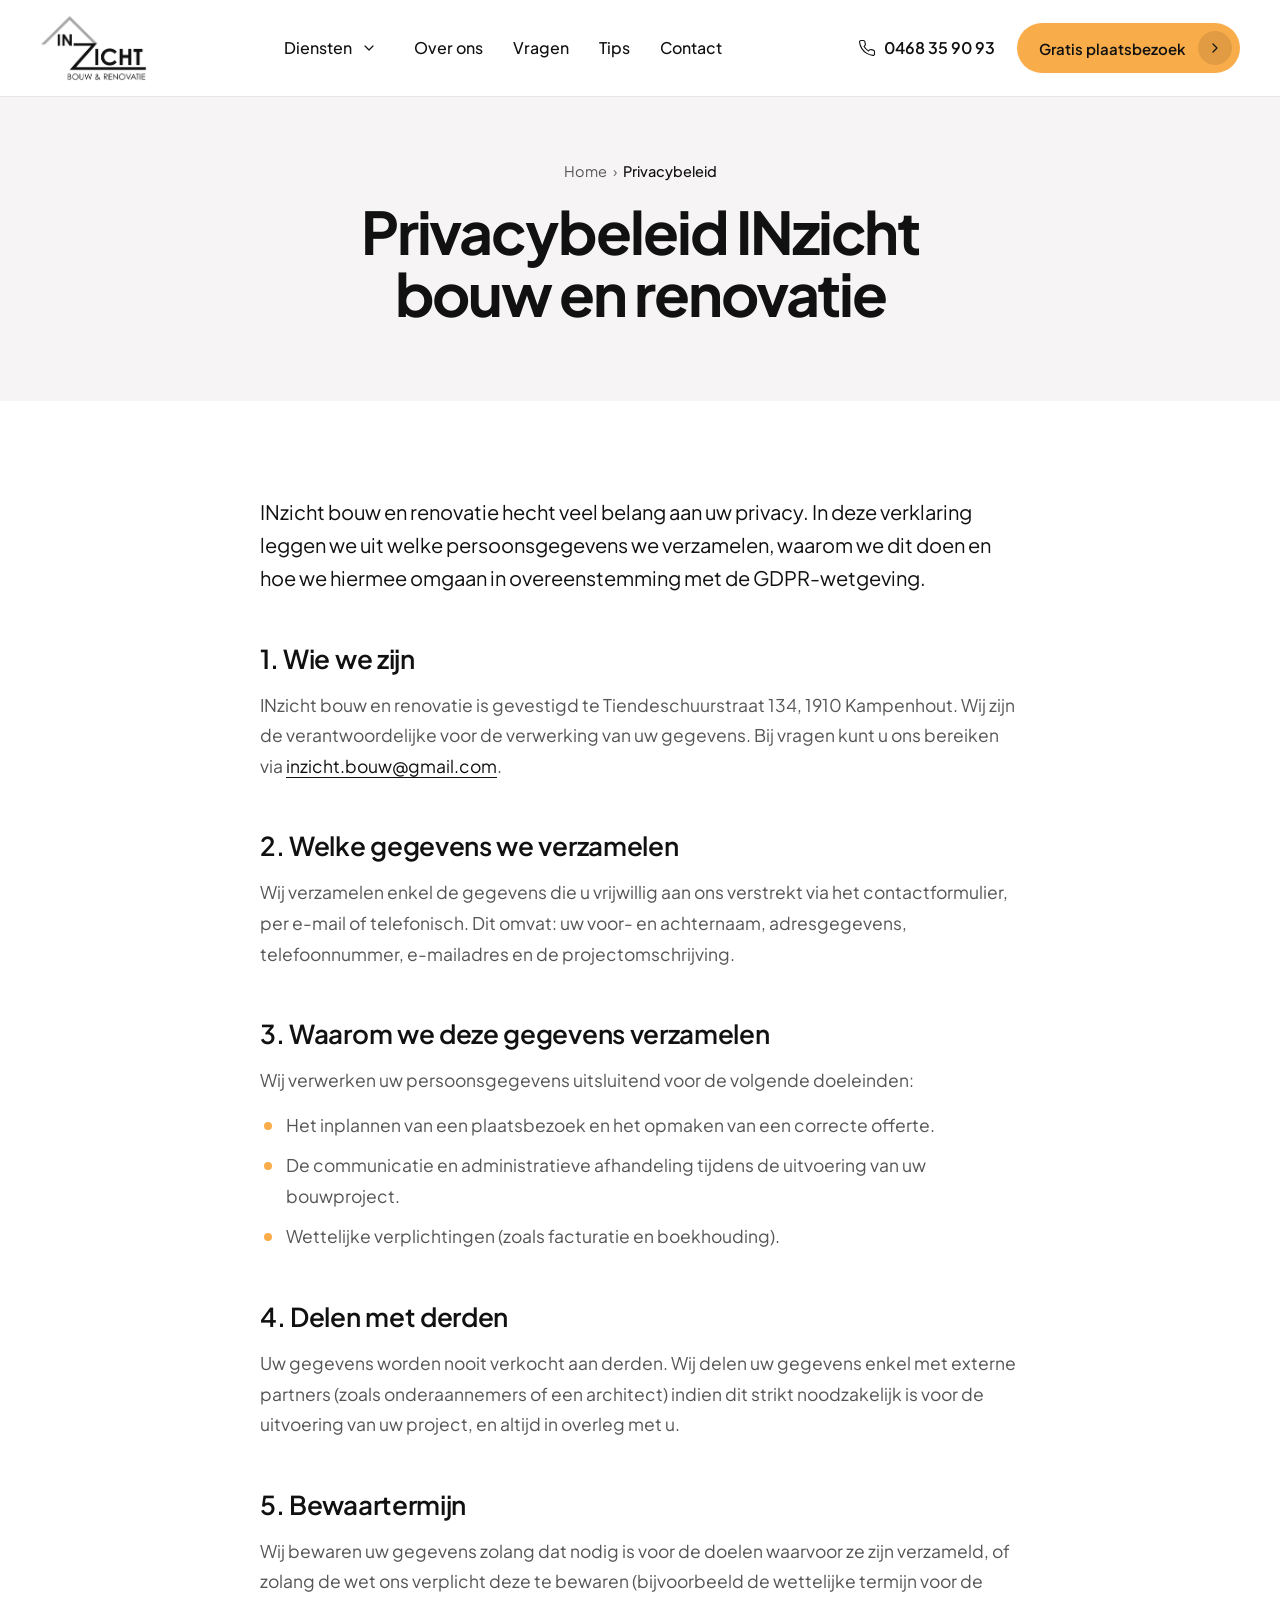
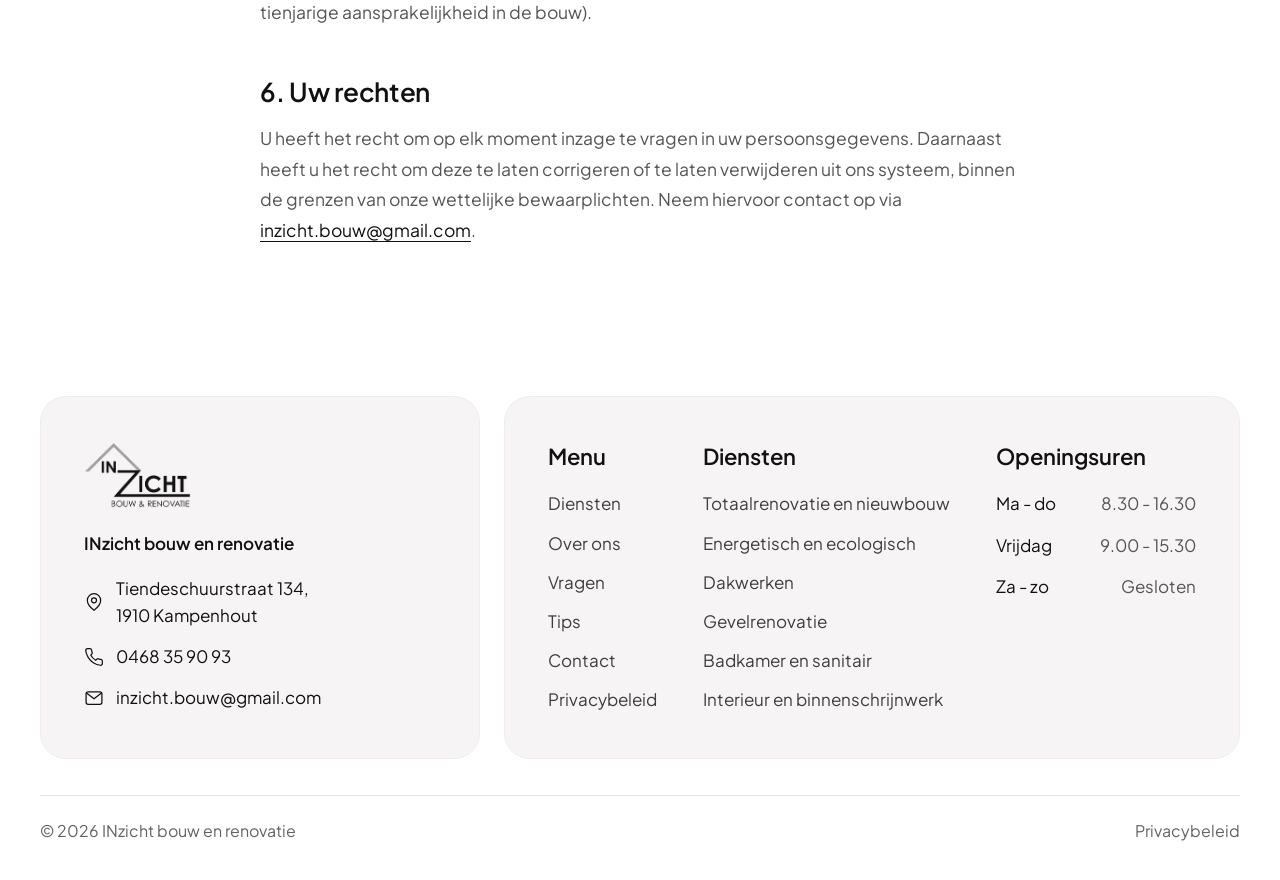
<file: privacy/index.html>
<!doctype html>
<html lang="nl-BE" class="no-js">
<head>
<meta charset="utf-8">
<meta name="viewport" content="width=device-width, initial-scale=1">
<title>Privacybeleid · INzicht bouw en renovatie</title>
<meta name="description" content="Hoe INzicht bouw en renovatie omgaat met uw persoonsgegevens.">
<meta name="robots" content="noindex, nofollow">
<link rel="canonical" href="https://mohammeddaoudi-hue.github.io/inzicht-bouw/privacy/">
<meta name="theme-color" content="#0b0b0b">
<meta property="og:type" content="website">
<meta property="og:locale" content="nl_BE">
<meta property="og:site_name" content="INzicht bouw en renovatie">
<meta property="og:title" content="Privacybeleid · INzicht bouw en renovatie">
<meta property="og:description" content="Hoe INzicht bouw en renovatie omgaat met uw persoonsgegevens.">
<meta property="og:url" content="https://mohammeddaoudi-hue.github.io/inzicht-bouw/privacy/">
<meta property="og:image" content="https://mohammeddaoudi-hue.github.io/inzicht-bouw/img/og.jpg">
<meta property="og:image:width" content="1200">
<meta property="og:image:height" content="630">
<meta property="og:image:alt" content="Logo van INzicht bouw en renovatie op een foto van een gerenoveerde woning">
<meta name="twitter:card" content="summary_large_image">
<link rel="icon" href="../img/favicon.png" type="image/png">
<link rel="apple-touch-icon" href="../img/apple-touch-icon.png">
<link rel="preload" href="../fonts/pjs-latin.woff2" as="font" type="font/woff2" crossorigin>
<link rel="stylesheet" href="../styles.css?v=muyq9aop">
<script>document.documentElement.className='js';setTimeout(function(){if(!window.__inzicht)document.documentElement.classList.add('reveal-klaar')},1500)</script>
<script type="application/ld+json">{"@context":"https://schema.org","@type":"BreadcrumbList","itemListElement":[{"@type":"ListItem","position":1,"name":"Home","item":"https://mohammeddaoudi-hue.github.io/inzicht-bouw/"},{"@type":"ListItem","position":2,"name":"Privacybeleid","item":"https://mohammeddaoudi-hue.github.io/inzicht-bouw/privacy/"}]}</script>
</head>
<body class="sub">
<svg width="0" height="0" style="position:absolute" aria-hidden="true" focusable="false">
  <defs>
    <symbol id="i-chev" viewBox="0 0 24 24"><path d="m9 6 6 6-6 6" fill="none" stroke="currentColor" stroke-width="1.8" stroke-linecap="round" stroke-linejoin="round"/></symbol>
    <symbol id="i-down" viewBox="0 0 24 24"><path d="m6 9 6 6 6-6" fill="none" stroke="currentColor" stroke-width="1.8" stroke-linecap="round" stroke-linejoin="round"/></symbol>
    <symbol id="i-terug" viewBox="0 0 24 24"><path d="m15 6-6 6 6 6" fill="none" stroke="currentColor" stroke-width="1.8" stroke-linecap="round" stroke-linejoin="round"/></symbol>
    <symbol id="i-arrow" viewBox="0 0 24 24"><path d="M7 17 17 7M8 7h9v9" fill="none" stroke="currentColor" stroke-width="1.8" stroke-linecap="round" stroke-linejoin="round"/></symbol>
    <symbol id="i-vink" viewBox="0 0 24 24"><path d="m5 12.5 4.2 4.2L19 7" fill="none" stroke="currentColor" stroke-width="2.2" stroke-linecap="round" stroke-linejoin="round"/></symbol>
    <symbol id="i-phone" viewBox="0 0 24 24"><path d="M22 16.9v3a2 2 0 0 1-2.2 2 19.8 19.8 0 0 1-8.6-3.1 19.5 19.5 0 0 1-6-6A19.8 19.8 0 0 1 2.1 4.2 2 2 0 0 1 4.1 2h3a2 2 0 0 1 2 1.7c.1 1 .4 1.9.7 2.8a2 2 0 0 1-.5 2.1L8.1 9.9a16 16 0 0 0 6 6l1.3-1.3a2 2 0 0 1 2.1-.4c.9.3 1.8.6 2.8.7a2 2 0 0 1 1.7 2Z" fill="none" stroke="currentColor" stroke-width="1.5" stroke-linecap="round" stroke-linejoin="round"/></symbol>
    <symbol id="i-pin" viewBox="0 0 24 24"><path d="M20 10c0 6-8 12-8 12s-8-6-8-12a8 8 0 0 1 16 0Z" fill="none" stroke="currentColor" stroke-width="1.5" stroke-linejoin="round"/><circle cx="12" cy="10" r="3" fill="none" stroke="currentColor" stroke-width="1.5"/></symbol>
    <symbol id="i-mail" viewBox="0 0 24 24"><rect x="2.5" y="4.5" width="19" height="15" rx="2.5" fill="none" stroke="currentColor" stroke-width="1.5"/><path d="m3 6 9 7 9-7" fill="none" stroke="currentColor" stroke-width="1.5" stroke-linejoin="round"/></symbol>
    <symbol id="i-klok" viewBox="0 0 24 24"><circle cx="12" cy="12" r="9" fill="none" stroke="currentColor" stroke-width="1.5"/><path d="M12 7v5l3 2" fill="none" stroke="currentColor" stroke-width="1.5" stroke-linecap="round" stroke-linejoin="round"/></symbol>
    <symbol id="i-user" viewBox="0 0 24 24"><circle cx="12" cy="8" r="4" fill="none" stroke="currentColor" stroke-width="1.5"/><path d="M4 21a8 8 0 0 1 16 0" fill="none" stroke="currentColor" stroke-width="1.5" stroke-linecap="round"/></symbol>
    <symbol id="i-tag" viewBox="0 0 24 24"><path d="M3 12V4a1 1 0 0 1 1-1h8l9 9-9 9Z" fill="none" stroke="currentColor" stroke-width="1.5" stroke-linejoin="round"/><circle cx="7.5" cy="7.5" r="1.3" fill="currentColor"/></symbol>
    <symbol id="i-info" viewBox="0 0 24 24"><circle cx="12" cy="12" r="9" fill="none" stroke="currentColor" stroke-width="1.5"/><path d="M12 11v6M12 7.5v.5" fill="none" stroke="currentColor" stroke-width="1.8" stroke-linecap="round"/></symbol>
    <symbol id="i-plan" viewBox="0 0 32 32"><g fill="none" stroke="currentColor" stroke-width="1.4" stroke-linecap="round" stroke-linejoin="round"><path d="M5 27V6a1 1 0 0 1 1-1h20a1 1 0 0 1 1 1v21Z"/><path d="M5 13h9v9M14 5v4M19 13h8M19 13v6"/><path d="M9 27v-2M13 27v-2M17 27v-2M21 27v-2"/></g></symbol>
    <symbol id="i-helm" viewBox="0 0 24 24"><g fill="none" stroke="currentColor" stroke-width="1.3" stroke-linecap="round" stroke-linejoin="round"><path d="M10 10V5a1 1 0 0 1 1-1h2a1 1 0 0 1 1 1v5"/><path d="M14 6a6 6 0 0 1 6 6v3"/><path d="M4 15v-3a6 6 0 0 1 6-6"/><rect x="2" y="15" width="20" height="4" rx="1"/></g></symbol>
    <symbol id="i-verslag" viewBox="0 0 32 32"><g fill="none" stroke="currentColor" stroke-width="1.4" stroke-linecap="round" stroke-linejoin="round"><path d="M8 4h11l6 6v17a1 1 0 0 1-1 1H8a1 1 0 0 1-1-1V5a1 1 0 0 1 1-1Z"/><path d="M19 4v6h6M11 16h10M11 20h10M11 24h6"/></g></symbol>
    <symbol id="i-x" viewBox="0 0 24 24"><path d="M6 6l12 12M18 6 6 18" fill="none" stroke="currentColor" stroke-width="1.8" stroke-linecap="round"/></symbol>
  </defs>
</svg>
<a class="skip" href="#inhoud">Naar de inhoud</a>
<header class="nav" id="top">
  <div class="wrap nav__in">
    <a class="nav__logo" href="../" aria-label="INzicht bouw en renovatie, naar de homepage">
      <img class="nav__logo-ink" src="../img/logo-ink.png" width="227" height="140" alt="">
    </a>
    <nav class="nav__links" aria-label="Hoofdmenu">
      <div class="drop">
        <a href="../diensten/" class="drop__link">Diensten</a>
        <button class="drop__knop" type="button" aria-expanded="false" aria-controls="drop-diensten" aria-label="Diensten tonen"><svg width="16" height="16" aria-hidden="true" focusable="false"><use href="#i-down"/></svg></button>
        <div class="drop__menu" id="drop-diensten">
          <ul>
            <li><a href="../diensten/#totaalrenovatie-en-nieuwbouw"><span class="drop__nr">01</span>Totaalrenovatie en nieuwbouw</a></li>
            <li><a href="../diensten/#energetisch-en-ecologisch"><span class="drop__nr">02</span>Energetisch en ecologisch</a></li>
            <li><a href="../diensten/#dakwerken"><span class="drop__nr">03</span>Dakwerken</a></li>
            <li><a href="../diensten/#gevelrenovatie"><span class="drop__nr">04</span>Gevelrenovatie</a></li>
            <li><a href="../diensten/#badkamer-en-sanitair"><span class="drop__nr">05</span>Badkamer en sanitair</a></li>
            <li><a href="../diensten/#interieur-en-binnenschrijnwerk"><span class="drop__nr">06</span>Interieur en binnenschrijnwerk</a></li>
          </ul>
        </div>
      </div>
      <a href="../over-ons/">Over ons</a>
      <a href="../vragen/">Vragen</a>
      <a href="../tips/">Tips</a>
      <a href="../contact/">Contact</a>
    </nav>
    <div class="nav__acties">
      <a class="nav__tel" href="tel:+32468359093"><svg width="18" height="18" aria-hidden="true" focusable="false"><use href="#i-phone"/></svg>0468 35 90 93</a>
      <a class="knop knop--accent knop--klein" href="../contact/" data-naar-form>Gratis plaatsbezoek<span class="knop__ic"><svg width="16" height="16" aria-hidden="true" focusable="false"><use href="#i-chev"/></svg></span></a>
      <button class="burger" type="button" aria-label="Menu openen" aria-expanded="false" aria-controls="mobmenu"><span class="burger__lijn"></span><span class="burger__lijn"></span></button>
    </div>
  </div>
</header>
<div class="mob" id="mobmenu" hidden>
  <nav class="mob__links" aria-label="Mobiel menu">
    <a href="../diensten/">Diensten</a>
    <a href="../over-ons/">Over ons</a>
    <a href="../vragen/">Vragen</a>
    <a href="../tips/">Tips</a>
    <a href="../contact/">Contact</a>
  </nav>
  <div class="mob__cta">
    <a class="knop knop--accent knop--vol" href="../contact/" data-naar-form>Gratis plaatsbezoek<span class="knop__ic"><svg width="16" height="16" aria-hidden="true" focusable="false"><use href="#i-chev"/></svg></span></a>
    <a class="knop knop--rand-wit knop--vol" href="tel:+32468359093"><svg width="18" height="18" aria-hidden="true" focusable="false"><use href="#i-phone"/></svg>0468 35 90 93</a>
  </div>
</div>
<main id="inhoud">
<section class="kopband">
  <div class="wrap kopband__in">
    <nav class="kruimel" aria-label="Kruimelpad"><ol><li><a href="../">Home</a></li><li><span aria-current="page">Privacybeleid</span></li></ol></nav>
    <h1 class="kopband__kop">Privacybeleid INzicht bouw en renovatie</h1>
    
  </div>
</section>
<section class="juridisch">
  <div class="wrap wrap--smal prose">
    <p class="prose__intro">INzicht bouw en renovatie hecht veel belang aan uw privacy. In deze verklaring leggen we uit welke persoonsgegevens we verzamelen, waarom we dit doen en hoe we hiermee omgaan in overeenstemming met de GDPR-wetgeving.</p>
    <h2>1. Wie we zijn</h2>
    <p>INzicht bouw en renovatie is gevestigd te Tiendeschuurstraat 134, 1910 Kampenhout. Wij zijn de verantwoordelijke voor de verwerking van uw gegevens. Bij vragen kunt u ons bereiken via <a href="mailto:inzicht.bouw@gmail.com">inzicht.bouw@gmail.com</a>.</p>
    
    <h2>2. Welke gegevens we verzamelen</h2>
    <p>Wij verzamelen enkel de gegevens die u vrijwillig aan ons verstrekt via het contactformulier, per e-mail of telefonisch. Dit omvat: uw voor- en achternaam, adresgegevens, telefoonnummer, e-mailadres en de projectomschrijving.</p>
    
    <h2>3. Waarom we deze gegevens verzamelen</h2>
    <p>Wij verwerken uw persoonsgegevens uitsluitend voor de volgende doeleinden:</p>
    <ul><li>Het inplannen van een plaatsbezoek en het opmaken van een correcte offerte.</li><li>De communicatie en administratieve afhandeling tijdens de uitvoering van uw bouwproject.</li><li>Wettelijke verplichtingen (zoals facturatie en boekhouding).</li></ul>
    <h2>4. Delen met derden</h2>
    <p>Uw gegevens worden nooit verkocht aan derden. Wij delen uw gegevens enkel met externe partners (zoals onderaannemers of een architect) indien dit strikt noodzakelijk is voor de uitvoering van uw project, en altijd in overleg met u.</p>
    
    <h2>5. Bewaartermijn</h2>
    <p>Wij bewaren uw gegevens zolang dat nodig is voor de doelen waarvoor ze zijn verzameld, of zolang de wet ons verplicht deze te bewaren (bijvoorbeeld de wettelijke termijn voor de tienjarige aansprakelijkheid in de bouw).</p>
    
    <h2>6. Uw rechten</h2>
    <p>U heeft het recht om op elk moment inzage te vragen in uw persoonsgegevens. Daarnaast heeft u het recht om deze te laten corrigeren of te laten verwijderen uit ons systeem, binnen de grenzen van onze wettelijke bewaarplichten. Neem hiervoor contact op via <a href="mailto:inzicht.bouw@gmail.com">inzicht.bouw@gmail.com</a>.</p>
    
  </div>
</section>
</main>
<footer class="voet">
  <div class="wrap">
    <div class="voet__grid">
      <div class="voet__kaart voet__merk">
        <img class="voet__logo" src="../img/logo-ink.png" width="227" height="140" alt="INzicht bouw en renovatie" loading="lazy">
        <p class="voet__naam">INzicht bouw en renovatie</p>
        <ul class="voet__contact">
          <li><svg width="20" height="20" aria-hidden="true" focusable="false"><use href="#i-pin"/></svg><span>Tiendeschuurstraat 134, <span class="nw">1910 Kampenhout</span></span></li>
          <li><svg width="20" height="20" aria-hidden="true" focusable="false"><use href="#i-phone"/></svg><a href="tel:+32468359093">0468 35 90 93</a></li>
          <li><svg width="20" height="20" aria-hidden="true" focusable="false"><use href="#i-mail"/></svg><a href="mailto:inzicht.bouw@gmail.com">inzicht.bouw@gmail.com</a></li>
        </ul>
      </div>
      <div class="voet__kaart voet__kolommen">
        <div>
          <h2 class="voet__kop">Menu</h2>
          <ul class="voet__lijst">
            <li><a href="../diensten/">Diensten</a></li>
            <li><a href="../over-ons/">Over ons</a></li>
            <li><a href="../vragen/">Vragen</a></li>
            <li><a href="../tips/">Tips</a></li>
            <li><a href="../contact/">Contact</a></li>
            <li><a href="../privacy/">Privacybeleid</a></li>
          </ul>
        </div>
        <div>
          <h2 class="voet__kop">Diensten</h2>
          <ul class="voet__lijst">
            <li><a href="../diensten/#totaalrenovatie-en-nieuwbouw">Totaalrenovatie en nieuwbouw</a></li>
            <li><a href="../diensten/#energetisch-en-ecologisch">Energetisch en ecologisch</a></li>
            <li><a href="../diensten/#dakwerken">Dakwerken</a></li>
            <li><a href="../diensten/#gevelrenovatie">Gevelrenovatie</a></li>
            <li><a href="../diensten/#badkamer-en-sanitair">Badkamer en sanitair</a></li>
            <li><a href="../diensten/#interieur-en-binnenschrijnwerk">Interieur en binnenschrijnwerk</a></li>
          </ul>
        </div>
        <div>
          <h2 class="voet__kop">Openingsuren</h2>
          <dl class="voet__uren">
            <div><dt>Ma - do</dt><dd>8.30 - 16.30</dd></div>
            <div><dt>Vrijdag</dt><dd>9.00 - 15.30</dd></div>
            <div><dt>Za - zo</dt><dd>Gesloten</dd></div>
          </dl>
        </div>
      </div>
    </div>
    <div class="voet__onder">
      <p>© 2026 INzicht bouw en renovatie</p>
      <a href="../privacy/">Privacybeleid</a>
    </div>
  </div>
  <a class="fab" href="tel:+32468359093" aria-label="Bel 0468 35 90 93"><svg width="24" height="24" aria-hidden="true" focusable="false"><use href="#i-phone"/></svg></a>
</footer>
<script src="../site.js?v=muyq9aop" defer></script>
</body>
</html>
</file>
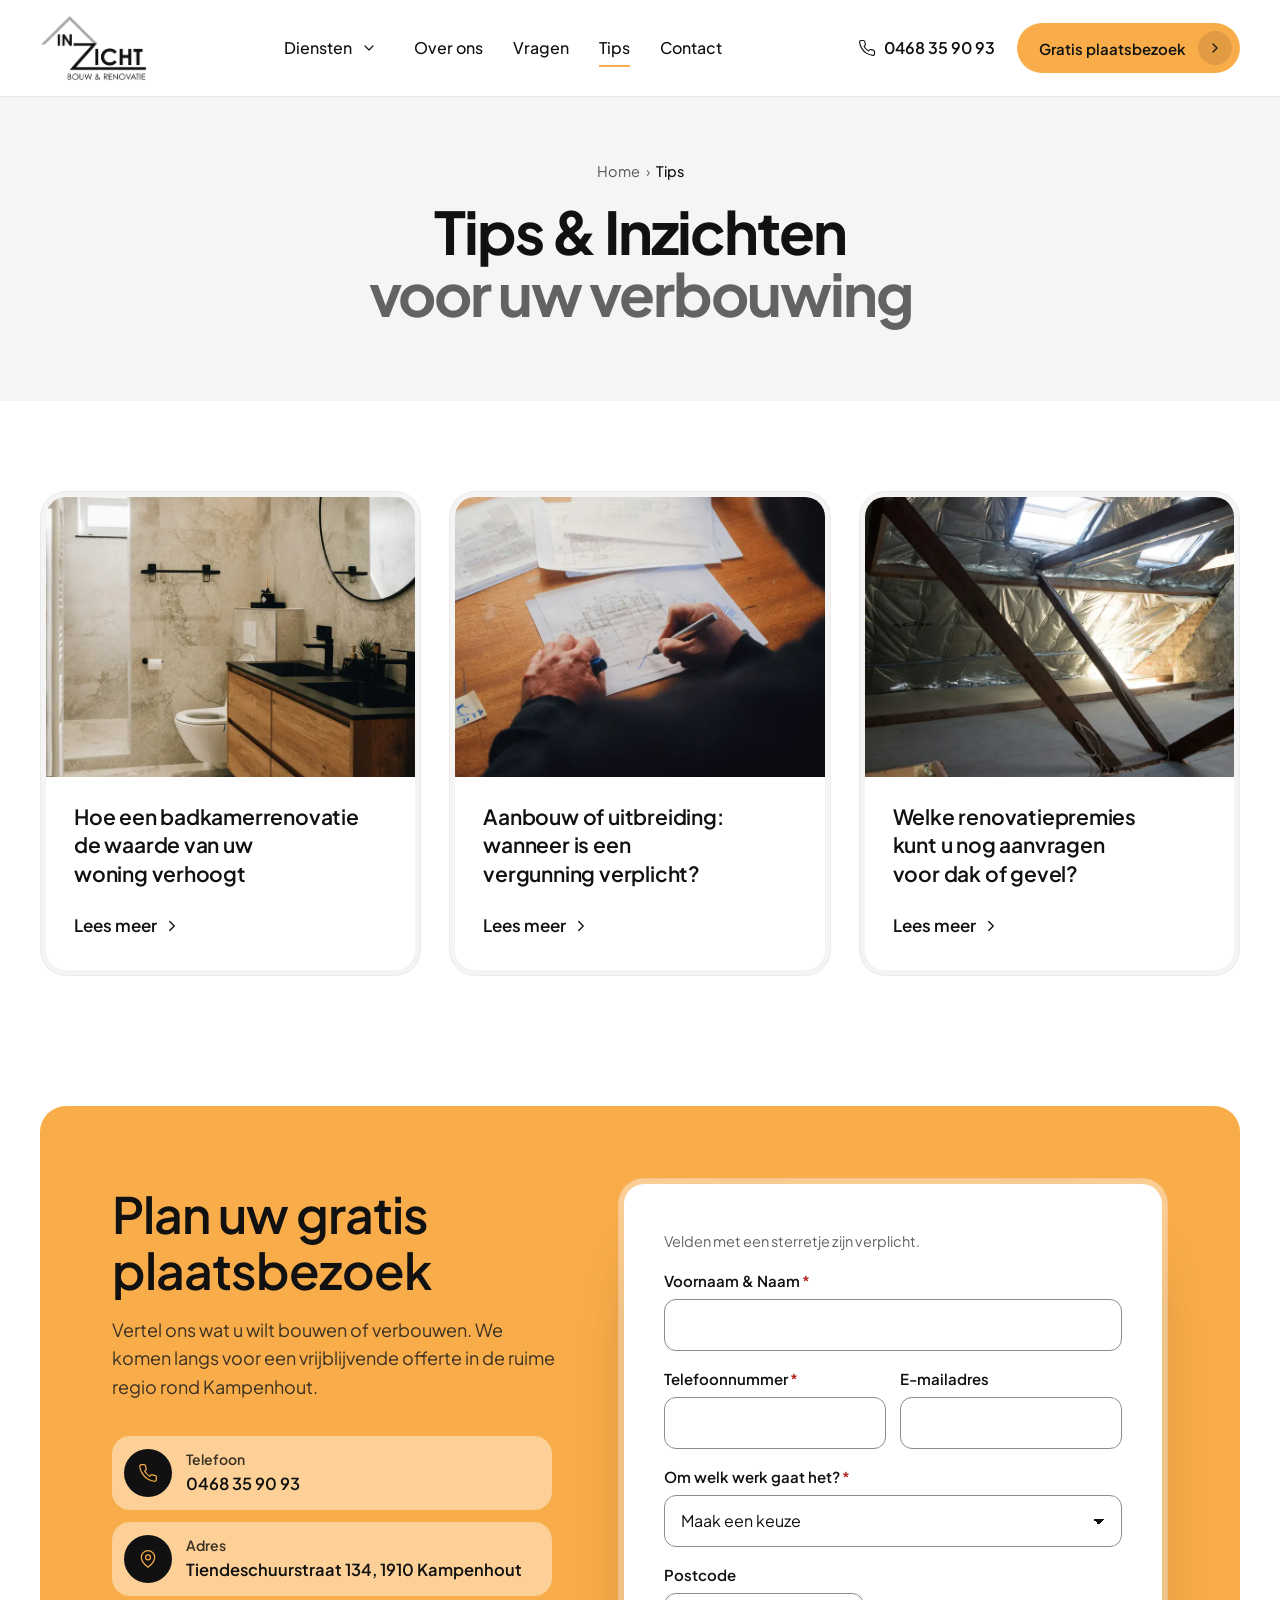
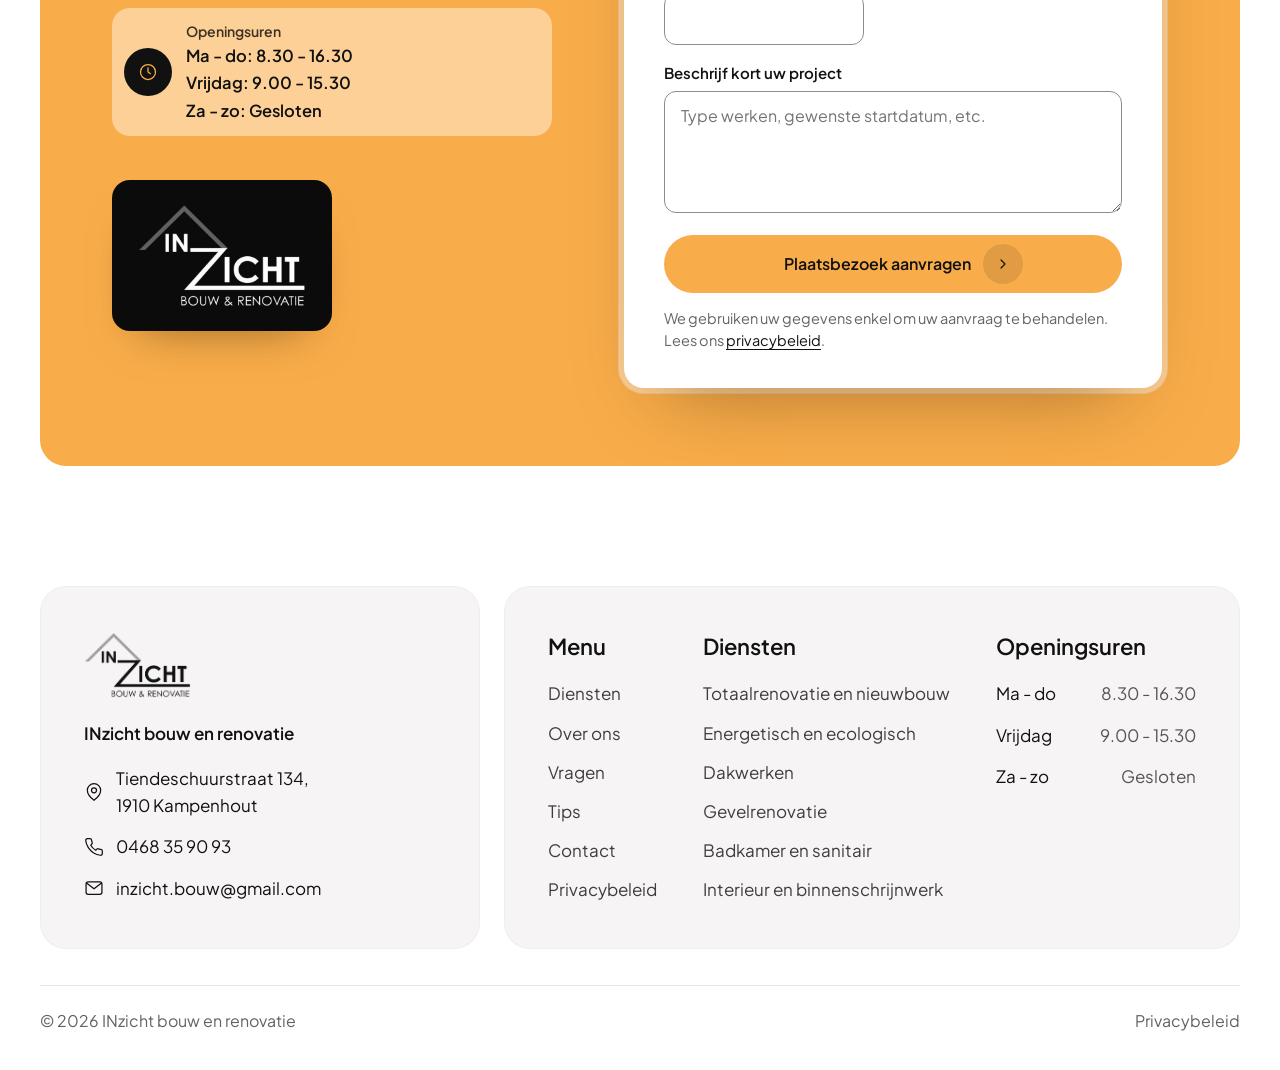
<file: tips/index.html>
<!doctype html>
<html lang="nl-BE" class="no-js">
<head>
<meta charset="utf-8">
<meta name="viewport" content="width=device-width, initial-scale=1">
<title>Tips &amp; Inzichten · INzicht bouw en renovatie</title>
<meta name="description" content="Praktische tips voor uw verbouwing: badkamerrenovatie en woningwaarde, vergunningen voor een aanbouw en de renovatiepremies voor dak en gevel.">
<meta name="robots" content="noindex, nofollow">
<link rel="canonical" href="https://mohammeddaoudi-hue.github.io/inzicht-bouw/tips/">
<meta name="theme-color" content="#0b0b0b">
<meta property="og:type" content="website">
<meta property="og:locale" content="nl_BE">
<meta property="og:site_name" content="INzicht bouw en renovatie">
<meta property="og:title" content="Tips &amp; Inzichten · INzicht bouw en renovatie">
<meta property="og:description" content="Praktische tips voor uw verbouwing: badkamerrenovatie en woningwaarde, vergunningen voor een aanbouw en de renovatiepremies voor dak en gevel.">
<meta property="og:url" content="https://mohammeddaoudi-hue.github.io/inzicht-bouw/tips/">
<meta property="og:image" content="https://mohammeddaoudi-hue.github.io/inzicht-bouw/img/og.jpg">
<meta property="og:image:width" content="1200">
<meta property="og:image:height" content="630">
<meta property="og:image:alt" content="Logo van INzicht bouw en renovatie op een foto van een gerenoveerde woning">
<meta name="twitter:card" content="summary_large_image">
<link rel="icon" href="../img/favicon.png" type="image/png">
<link rel="apple-touch-icon" href="../img/apple-touch-icon.png">
<link rel="preload" href="../fonts/pjs-latin.woff2" as="font" type="font/woff2" crossorigin>
<link rel="stylesheet" href="../styles.css?v=muyq9aop">
<script>document.documentElement.className='js';setTimeout(function(){if(!window.__inzicht)document.documentElement.classList.add('reveal-klaar')},1500)</script>
<script type="application/ld+json">{"@context":"https://schema.org","@type":"BreadcrumbList","itemListElement":[{"@type":"ListItem","position":1,"name":"Home","item":"https://mohammeddaoudi-hue.github.io/inzicht-bouw/"},{"@type":"ListItem","position":2,"name":"Tips","item":"https://mohammeddaoudi-hue.github.io/inzicht-bouw/tips/"}]}</script>
</head>
<body class="sub">
<svg width="0" height="0" style="position:absolute" aria-hidden="true" focusable="false">
  <defs>
    <symbol id="i-chev" viewBox="0 0 24 24"><path d="m9 6 6 6-6 6" fill="none" stroke="currentColor" stroke-width="1.8" stroke-linecap="round" stroke-linejoin="round"/></symbol>
    <symbol id="i-down" viewBox="0 0 24 24"><path d="m6 9 6 6 6-6" fill="none" stroke="currentColor" stroke-width="1.8" stroke-linecap="round" stroke-linejoin="round"/></symbol>
    <symbol id="i-terug" viewBox="0 0 24 24"><path d="m15 6-6 6 6 6" fill="none" stroke="currentColor" stroke-width="1.8" stroke-linecap="round" stroke-linejoin="round"/></symbol>
    <symbol id="i-arrow" viewBox="0 0 24 24"><path d="M7 17 17 7M8 7h9v9" fill="none" stroke="currentColor" stroke-width="1.8" stroke-linecap="round" stroke-linejoin="round"/></symbol>
    <symbol id="i-vink" viewBox="0 0 24 24"><path d="m5 12.5 4.2 4.2L19 7" fill="none" stroke="currentColor" stroke-width="2.2" stroke-linecap="round" stroke-linejoin="round"/></symbol>
    <symbol id="i-phone" viewBox="0 0 24 24"><path d="M22 16.9v3a2 2 0 0 1-2.2 2 19.8 19.8 0 0 1-8.6-3.1 19.5 19.5 0 0 1-6-6A19.8 19.8 0 0 1 2.1 4.2 2 2 0 0 1 4.1 2h3a2 2 0 0 1 2 1.7c.1 1 .4 1.9.7 2.8a2 2 0 0 1-.5 2.1L8.1 9.9a16 16 0 0 0 6 6l1.3-1.3a2 2 0 0 1 2.1-.4c.9.3 1.8.6 2.8.7a2 2 0 0 1 1.7 2Z" fill="none" stroke="currentColor" stroke-width="1.5" stroke-linecap="round" stroke-linejoin="round"/></symbol>
    <symbol id="i-pin" viewBox="0 0 24 24"><path d="M20 10c0 6-8 12-8 12s-8-6-8-12a8 8 0 0 1 16 0Z" fill="none" stroke="currentColor" stroke-width="1.5" stroke-linejoin="round"/><circle cx="12" cy="10" r="3" fill="none" stroke="currentColor" stroke-width="1.5"/></symbol>
    <symbol id="i-mail" viewBox="0 0 24 24"><rect x="2.5" y="4.5" width="19" height="15" rx="2.5" fill="none" stroke="currentColor" stroke-width="1.5"/><path d="m3 6 9 7 9-7" fill="none" stroke="currentColor" stroke-width="1.5" stroke-linejoin="round"/></symbol>
    <symbol id="i-klok" viewBox="0 0 24 24"><circle cx="12" cy="12" r="9" fill="none" stroke="currentColor" stroke-width="1.5"/><path d="M12 7v5l3 2" fill="none" stroke="currentColor" stroke-width="1.5" stroke-linecap="round" stroke-linejoin="round"/></symbol>
    <symbol id="i-user" viewBox="0 0 24 24"><circle cx="12" cy="8" r="4" fill="none" stroke="currentColor" stroke-width="1.5"/><path d="M4 21a8 8 0 0 1 16 0" fill="none" stroke="currentColor" stroke-width="1.5" stroke-linecap="round"/></symbol>
    <symbol id="i-tag" viewBox="0 0 24 24"><path d="M3 12V4a1 1 0 0 1 1-1h8l9 9-9 9Z" fill="none" stroke="currentColor" stroke-width="1.5" stroke-linejoin="round"/><circle cx="7.5" cy="7.5" r="1.3" fill="currentColor"/></symbol>
    <symbol id="i-info" viewBox="0 0 24 24"><circle cx="12" cy="12" r="9" fill="none" stroke="currentColor" stroke-width="1.5"/><path d="M12 11v6M12 7.5v.5" fill="none" stroke="currentColor" stroke-width="1.8" stroke-linecap="round"/></symbol>
    <symbol id="i-plan" viewBox="0 0 32 32"><g fill="none" stroke="currentColor" stroke-width="1.4" stroke-linecap="round" stroke-linejoin="round"><path d="M5 27V6a1 1 0 0 1 1-1h20a1 1 0 0 1 1 1v21Z"/><path d="M5 13h9v9M14 5v4M19 13h8M19 13v6"/><path d="M9 27v-2M13 27v-2M17 27v-2M21 27v-2"/></g></symbol>
    <symbol id="i-helm" viewBox="0 0 24 24"><g fill="none" stroke="currentColor" stroke-width="1.3" stroke-linecap="round" stroke-linejoin="round"><path d="M10 10V5a1 1 0 0 1 1-1h2a1 1 0 0 1 1 1v5"/><path d="M14 6a6 6 0 0 1 6 6v3"/><path d="M4 15v-3a6 6 0 0 1 6-6"/><rect x="2" y="15" width="20" height="4" rx="1"/></g></symbol>
    <symbol id="i-verslag" viewBox="0 0 32 32"><g fill="none" stroke="currentColor" stroke-width="1.4" stroke-linecap="round" stroke-linejoin="round"><path d="M8 4h11l6 6v17a1 1 0 0 1-1 1H8a1 1 0 0 1-1-1V5a1 1 0 0 1 1-1Z"/><path d="M19 4v6h6M11 16h10M11 20h10M11 24h6"/></g></symbol>
    <symbol id="i-x" viewBox="0 0 24 24"><path d="M6 6l12 12M18 6 6 18" fill="none" stroke="currentColor" stroke-width="1.8" stroke-linecap="round"/></symbol>
  </defs>
</svg>
<a class="skip" href="#inhoud">Naar de inhoud</a>
<header class="nav" id="top">
  <div class="wrap nav__in">
    <a class="nav__logo" href="../" aria-label="INzicht bouw en renovatie, naar de homepage">
      <img class="nav__logo-ink" src="../img/logo-ink.png" width="227" height="140" alt="">
    </a>
    <nav class="nav__links" aria-label="Hoofdmenu">
      <div class="drop">
        <a href="../diensten/" class="drop__link">Diensten</a>
        <button class="drop__knop" type="button" aria-expanded="false" aria-controls="drop-diensten" aria-label="Diensten tonen"><svg width="16" height="16" aria-hidden="true" focusable="false"><use href="#i-down"/></svg></button>
        <div class="drop__menu" id="drop-diensten">
          <ul>
            <li><a href="../diensten/#totaalrenovatie-en-nieuwbouw"><span class="drop__nr">01</span>Totaalrenovatie en nieuwbouw</a></li>
            <li><a href="../diensten/#energetisch-en-ecologisch"><span class="drop__nr">02</span>Energetisch en ecologisch</a></li>
            <li><a href="../diensten/#dakwerken"><span class="drop__nr">03</span>Dakwerken</a></li>
            <li><a href="../diensten/#gevelrenovatie"><span class="drop__nr">04</span>Gevelrenovatie</a></li>
            <li><a href="../diensten/#badkamer-en-sanitair"><span class="drop__nr">05</span>Badkamer en sanitair</a></li>
            <li><a href="../diensten/#interieur-en-binnenschrijnwerk"><span class="drop__nr">06</span>Interieur en binnenschrijnwerk</a></li>
          </ul>
        </div>
      </div>
      <a href="../over-ons/">Over ons</a>
      <a href="../vragen/">Vragen</a>
      <a href="../tips/" aria-current="page">Tips</a>
      <a href="../contact/">Contact</a>
    </nav>
    <div class="nav__acties">
      <a class="nav__tel" href="tel:+32468359093"><svg width="18" height="18" aria-hidden="true" focusable="false"><use href="#i-phone"/></svg>0468 35 90 93</a>
      <a class="knop knop--accent knop--klein" href="#plaatsbezoek" data-naar-form>Gratis plaatsbezoek<span class="knop__ic"><svg width="16" height="16" aria-hidden="true" focusable="false"><use href="#i-chev"/></svg></span></a>
      <button class="burger" type="button" aria-label="Menu openen" aria-expanded="false" aria-controls="mobmenu"><span class="burger__lijn"></span><span class="burger__lijn"></span></button>
    </div>
  </div>
</header>
<div class="mob" id="mobmenu" hidden>
  <nav class="mob__links" aria-label="Mobiel menu">
    <a href="../diensten/">Diensten</a>
    <a href="../over-ons/">Over ons</a>
    <a href="../vragen/">Vragen</a>
    <a href="../tips/" aria-current="page">Tips</a>
    <a href="../contact/">Contact</a>
  </nav>
  <div class="mob__cta">
    <a class="knop knop--accent knop--vol" href="#plaatsbezoek" data-naar-form>Gratis plaatsbezoek<span class="knop__ic"><svg width="16" height="16" aria-hidden="true" focusable="false"><use href="#i-chev"/></svg></span></a>
    <a class="knop knop--rand-wit knop--vol" href="tel:+32468359093"><svg width="18" height="18" aria-hidden="true" focusable="false"><use href="#i-phone"/></svg>0468 35 90 93</a>
  </div>
</div>
<main id="inhoud">
<section class="kopband">
  <div class="wrap kopband__in">
    <nav class="kruimel" aria-label="Kruimelpad"><ol><li><a href="../">Home</a></li><li><span aria-current="page">Tips</span></li></ol></nav>
    <h1 class="kopband__kop">Tips &amp; Inzichten <span class="dim">voor uw verbouwing</span></h1>
    
  </div>
</section>
<section class="tips tips--pagina" aria-label="Alle tips">
  <div class="wrap">
    <div class="tips__rij">
      <article class="tip kader">
        <a class="tip__kern" href="../tips/badkamerrenovatie-waarde-woning/">
          <div class="tip__foto"><picture>
        <source type="image/webp" srcset="../img/d-bad-3-800.webp 800w, ../img/d-bad-3-1200.webp 1200w, ../img/d-bad-3-1600.webp 1600w" sizes="(max-width: 1000px) calc(100vw - 60px), 369px">
        <img src="../img/d-bad-3-800.jpg" srcset="../img/d-bad-3-800.jpg 800w, ../img/d-bad-3-1200.jpg 1200w, ../img/d-bad-3-1600.jpg 1600w" sizes="(max-width: 1000px) calc(100vw - 60px), 369px" width="1600" height="1200" alt="Badkamer met beige tegels, een houten badmeubel met twee wastafels en een inloopdouche" fetchpriority="high" decoding="async">
      </picture></div>
          <div class="tip__body">
            <h2 class="tip__kop">Hoe een badkamerrenovatie de waarde van uw woning verhoogt</h2>

            <span class="link">Lees meer<svg width="18" height="18" aria-hidden="true" focusable="false"><use href="#i-chev"/></svg></span>
          </div>
        </a>
      </article>
      <article class="tip kader">
        <a class="tip__kern" href="../tips/aanbouw-vergunning/">
          <div class="tip__foto"><picture>
        <source type="image/webp" srcset="../img/werkwijze-hero-800.webp 800w, ../img/werkwijze-hero-1200.webp 1200w, ../img/werkwijze-hero-1600.webp 1600w" sizes="(max-width: 1000px) calc(100vw - 60px), 369px">
        <img src="../img/werkwijze-hero-800.jpg" srcset="../img/werkwijze-hero-800.jpg 800w, ../img/werkwijze-hero-1200.jpg 1200w, ../img/werkwijze-hero-1600.jpg 1600w" sizes="(max-width: 1000px) calc(100vw - 60px), 369px" width="1600" height="1200" alt="Handen die een bouwplan tekenen op een houten tafel" loading="lazy" decoding="async">
      </picture></div>
          <div class="tip__body">
            <h2 class="tip__kop">Aanbouw of uitbreiding: wanneer is een vergunning verplicht?</h2>

            <span class="link">Lees meer<svg width="18" height="18" aria-hidden="true" focusable="false"><use href="#i-chev"/></svg></span>
          </div>
        </a>
      </article>
      <article class="tip kader">
        <a class="tip__kern" href="../tips/renovatiepremies-dak-gevel/">
          <div class="tip__foto"><picture>
        <source type="image/webp" srcset="../img/d-eco-2-800.webp 800w, ../img/d-eco-2-1200.webp 1200w, ../img/d-eco-2-1600.webp 1600w" sizes="(max-width: 1000px) calc(100vw - 60px), 369px">
        <img src="../img/d-eco-2-800.jpg" srcset="../img/d-eco-2-800.jpg 800w, ../img/d-eco-2-1200.jpg 1200w, ../img/d-eco-2-1600.jpg 1600w" sizes="(max-width: 1000px) calc(100vw - 60px), 369px" width="1600" height="1200" alt="Zolder met nieuwe isolatie en dakramen" loading="lazy" decoding="async">
      </picture></div>
          <div class="tip__body">
            <h2 class="tip__kop">Welke renovatiepremies kunt u nog aanvragen voor dak of gevel?</h2>

            <span class="link">Lees meer<svg width="18" height="18" aria-hidden="true" focusable="false"><use href="#i-chev"/></svg></span>
          </div>
        </a>
      </article>
    </div>
  </div>
</section>
<section class="plaats" id="plaatsbezoek" aria-labelledby="plaats-kop">
  <div class="wrap">
    <div class="plaats__blok" data-reveal>
      <div class="plaats__tekst">
        <h2 class="h2" id="plaats-kop">Plan uw gratis plaatsbezoek</h2>
        <p class="plaats__lede">Vertel ons wat u wilt bouwen of verbouwen. We komen langs voor een vrijblijvende offerte in de ruime regio rond Kampenhout.</p>
        <ul class="plaats__info">
          <li><span class="plaats__info-ic"><svg width="20" height="20" aria-hidden="true" focusable="false"><use href="#i-phone"/></svg></span><span><b>Telefoon</b><a href="tel:+32468359093">0468 35 90 93</a></span></li>
          <li><span class="plaats__info-ic"><svg width="20" height="20" aria-hidden="true" focusable="false"><use href="#i-pin"/></svg></span><span><b>Adres</b><span>Tiendeschuurstraat 134, <span class="nw">1910 Kampenhout</span></span></span></li>
          <li><span class="plaats__info-ic"><svg width="20" height="20" aria-hidden="true" focusable="false"><use href="#i-klok"/></svg></span><span><b>Openingsuren</b><span>Ma - do: 8.30 - 16.30<br>Vrijdag: 9.00 - 15.30<br>Za - zo: Gesloten</span></span></li>
        </ul>
        <img class="plaats__logo" src="../img/logo-tegel.png" width="640" height="440" alt="" loading="lazy" decoding="async">
      </div>
      <div class="plaats__form kader">
        <div class="plaats__formkern">
          <form class="aanvraag" id="aanvraag-onder" action="mailto:inzicht.bouw@gmail.com" method="post" enctype="text/plain" novalidate data-aanvraag>
        <div class="aanvraag__stap" data-stap="form">
          
          <p class="aanvraag__verplicht">Velden met een sterretje zijn verplicht.</p>
          <div class="veld">
            <label for="aanvraag-onder-naam">Voornaam &amp; Naam<span class="ster" aria-hidden="true">*</span></label>
            <input id="aanvraag-onder-naam" name="naam" type="text" autocomplete="name" aria-required="true" aria-describedby="aanvraag-onder-naam-fout">
            <p class="veld__fout" id="aanvraag-onder-naam-fout" hidden></p>
          </div>
          <div class="veld-rij">
            <div class="veld">
            <label for="aanvraag-onder-tel">Telefoonnummer<span class="ster" aria-hidden="true">*</span></label>
            <input id="aanvraag-onder-tel" name="tel" type="tel" autocomplete="tel" aria-required="true" inputmode="tel" aria-describedby="aanvraag-onder-tel-fout">
            <p class="veld__fout" id="aanvraag-onder-tel-fout" hidden></p>
          </div>
            <div class="veld">
            <label for="aanvraag-onder-mail">E-mailadres</label>
            <input id="aanvraag-onder-mail" name="mail" type="email" autocomplete="email" inputmode="email" aria-describedby="aanvraag-onder-mail-fout">
            <p class="veld__fout" id="aanvraag-onder-mail-fout" hidden></p>
          </div>
          </div>
          <div class="veld">
            <label for="aanvraag-onder-werk">Om welk werk gaat het?<span class="ster" aria-hidden="true">*</span></label>
            <select id="aanvraag-onder-werk" name="werk" aria-required="true" aria-describedby="aanvraag-onder-werk-fout">
              <option value="">Maak een keuze</option>
              <option>Totaalrenovatie en nieuwbouw</option><option>Energetisch en ecologisch</option><option>Dakwerken</option><option>Gevelrenovatie</option><option>Badkamer en sanitair</option><option>Interieur en binnenschrijnwerk</option><option>Combinatie of nog te bepalen</option>
            </select>
            <p class="veld__fout" id="aanvraag-onder-werk-fout" hidden></p>
          </div>
          <div class="veld">
            <label for="aanvraag-onder-postcode">Postcode</label>
            <input id="aanvraag-onder-postcode" name="postcode" type="text" autocomplete="postal-code" inputmode="numeric" maxlength="4" data-label="Postcode" aria-describedby="aanvraag-onder-postcode-fout">
            <p class="veld__fout" id="aanvraag-onder-postcode-fout" hidden></p>
          </div>
          <div class="veld">
            <label for="aanvraag-onder-project">Beschrijf kort uw project</label>
            <textarea id="aanvraag-onder-project" name="project" rows="4" maxlength="1000" placeholder="Type werken, gewenste startdatum, etc."></textarea>
          </div>
          <p class="aanvraag__fout" role="alert" hidden></p>
          <button class="knop knop--accent knop--vol" type="submit">Plaatsbezoek aanvragen<span class="knop__ic"><svg width="16" height="16" aria-hidden="true" focusable="false"><use href="#i-chev"/></svg></span></button>
          <p class="aanvraag__klein">We gebruiken uw gegevens enkel om uw aanvraag te behandelen. Lees ons <a href="../privacy/">privacybeleid</a>.</p>
        </div>
        <div class="aanvraag__stap aanvraag__klaar" data-stap="klaar" hidden tabindex="-1">
          <span class="aanvraag__vink" aria-hidden="true"><svg width="26" height="26" aria-hidden="true" focusable="false"><use href="#i-vink"/></svg></span>
          <h2 class="aanvraag__kop" data-klaar-kop>Uw e-mail staat klaar</h2>
          <p class="aanvraag__sub" role="status" data-klaar-tekst>Uw e-mailprogramma opent met uw aanvraag. Verstuur die e-mail om uw aanvraag af te ronden.</p>
          <p class="aanvraag__uitweg">Rechtstreeks contact kan altijd: <a href="tel:+32468359093">0468 35 90 93</a> of <a href="mailto:inzicht.bouw@gmail.com">inzicht.bouw@gmail.com</a>.</p>
          <div class="aanvraag__acties">
            <button class="knop knop--rand" type="button" data-kopieer>Kopieer uw aanvraag</button>
            <button class="knop knop--rand" type="button" data-terug>Terug naar uw aanvraag</button>
          </div>
        </div>
      </form>
        </div>
      </div>
    </div>
  </div>
</section>
</main>
<footer class="voet">
  <div class="wrap">
    <div class="voet__grid">
      <div class="voet__kaart voet__merk">
        <img class="voet__logo" src="../img/logo-ink.png" width="227" height="140" alt="INzicht bouw en renovatie" loading="lazy">
        <p class="voet__naam">INzicht bouw en renovatie</p>
        <ul class="voet__contact">
          <li><svg width="20" height="20" aria-hidden="true" focusable="false"><use href="#i-pin"/></svg><span>Tiendeschuurstraat 134, <span class="nw">1910 Kampenhout</span></span></li>
          <li><svg width="20" height="20" aria-hidden="true" focusable="false"><use href="#i-phone"/></svg><a href="tel:+32468359093">0468 35 90 93</a></li>
          <li><svg width="20" height="20" aria-hidden="true" focusable="false"><use href="#i-mail"/></svg><a href="mailto:inzicht.bouw@gmail.com">inzicht.bouw@gmail.com</a></li>
        </ul>
      </div>
      <div class="voet__kaart voet__kolommen">
        <div>
          <h2 class="voet__kop">Menu</h2>
          <ul class="voet__lijst">
            <li><a href="../diensten/">Diensten</a></li>
            <li><a href="../over-ons/">Over ons</a></li>
            <li><a href="../vragen/">Vragen</a></li>
            <li><a href="../tips/">Tips</a></li>
            <li><a href="../contact/">Contact</a></li>
            <li><a href="../privacy/">Privacybeleid</a></li>
          </ul>
        </div>
        <div>
          <h2 class="voet__kop">Diensten</h2>
          <ul class="voet__lijst">
            <li><a href="../diensten/#totaalrenovatie-en-nieuwbouw">Totaalrenovatie en nieuwbouw</a></li>
            <li><a href="../diensten/#energetisch-en-ecologisch">Energetisch en ecologisch</a></li>
            <li><a href="../diensten/#dakwerken">Dakwerken</a></li>
            <li><a href="../diensten/#gevelrenovatie">Gevelrenovatie</a></li>
            <li><a href="../diensten/#badkamer-en-sanitair">Badkamer en sanitair</a></li>
            <li><a href="../diensten/#interieur-en-binnenschrijnwerk">Interieur en binnenschrijnwerk</a></li>
          </ul>
        </div>
        <div>
          <h2 class="voet__kop">Openingsuren</h2>
          <dl class="voet__uren">
            <div><dt>Ma - do</dt><dd>8.30 - 16.30</dd></div>
            <div><dt>Vrijdag</dt><dd>9.00 - 15.30</dd></div>
            <div><dt>Za - zo</dt><dd>Gesloten</dd></div>
          </dl>
        </div>
      </div>
    </div>
    <div class="voet__onder">
      <p>© 2026 INzicht bouw en renovatie</p>
      <a href="../privacy/">Privacybeleid</a>
    </div>
  </div>
  <a class="fab" href="tel:+32468359093" aria-label="Bel 0468 35 90 93"><svg width="24" height="24" aria-hidden="true" focusable="false"><use href="#i-phone"/></svg></a>
</footer>
<script src="../site.js?v=muyq9aop" defer></script>
</body>
</html>
</file>
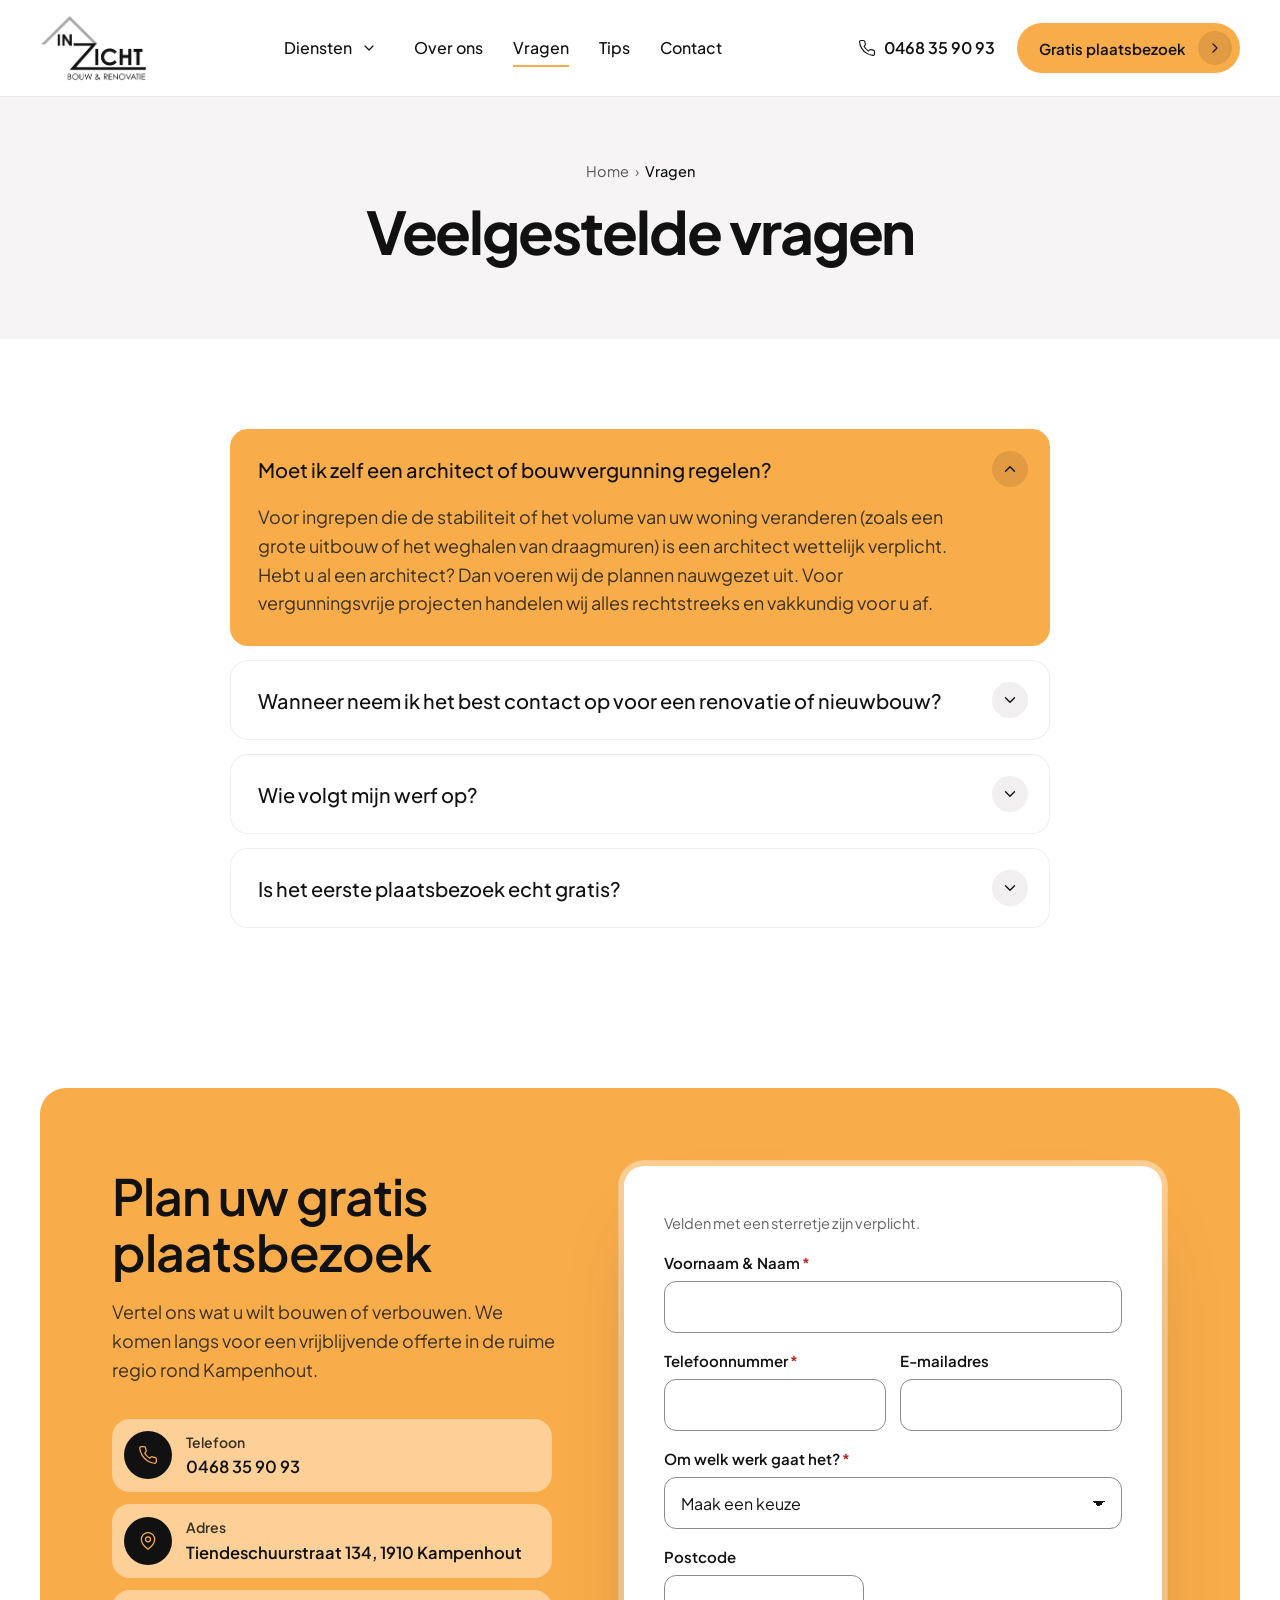
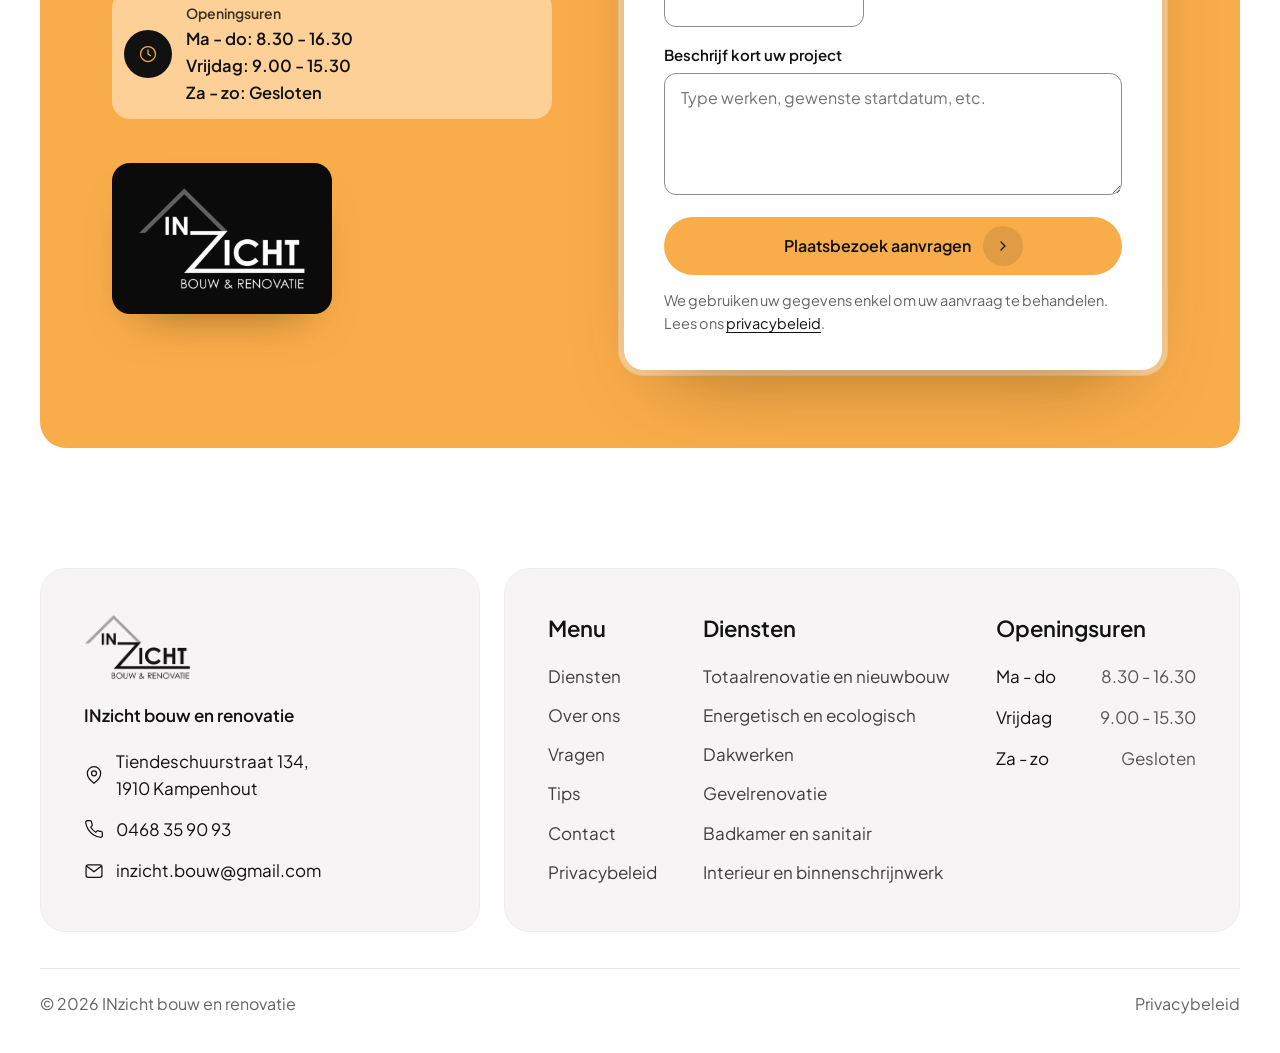
<file: vragen/index.html>
<!doctype html>
<html lang="nl-BE" class="no-js">
<head>
<meta charset="utf-8">
<meta name="viewport" content="width=device-width, initial-scale=1">
<title>Veelgestelde vragen · INzicht bouw en renovatie</title>
<meta name="description" content="Antwoorden op de vragen die bouwheren ons het vaakst stellen over hun bouw- of renovatieproject.">
<meta name="robots" content="noindex, nofollow">
<link rel="canonical" href="https://mohammeddaoudi-hue.github.io/inzicht-bouw/vragen/">
<meta name="theme-color" content="#0b0b0b">
<meta property="og:type" content="website">
<meta property="og:locale" content="nl_BE">
<meta property="og:site_name" content="INzicht bouw en renovatie">
<meta property="og:title" content="Veelgestelde vragen · INzicht bouw en renovatie">
<meta property="og:description" content="Antwoorden op de vragen die bouwheren ons het vaakst stellen over hun bouw- of renovatieproject.">
<meta property="og:url" content="https://mohammeddaoudi-hue.github.io/inzicht-bouw/vragen/">
<meta property="og:image" content="https://mohammeddaoudi-hue.github.io/inzicht-bouw/img/og.jpg">
<meta property="og:image:width" content="1200">
<meta property="og:image:height" content="630">
<meta property="og:image:alt" content="Logo van INzicht bouw en renovatie op een foto van een gerenoveerde woning">
<meta name="twitter:card" content="summary_large_image">
<link rel="icon" href="../img/favicon.png" type="image/png">
<link rel="apple-touch-icon" href="../img/apple-touch-icon.png">
<link rel="preload" href="../fonts/pjs-latin.woff2" as="font" type="font/woff2" crossorigin>
<link rel="stylesheet" href="../styles.css?v=muyq9aop">
<script>document.documentElement.className='js';setTimeout(function(){if(!window.__inzicht)document.documentElement.classList.add('reveal-klaar')},1500)</script>
<script type="application/ld+json">{"@context":"https://schema.org","@type":"BreadcrumbList","itemListElement":[{"@type":"ListItem","position":1,"name":"Home","item":"https://mohammeddaoudi-hue.github.io/inzicht-bouw/"},{"@type":"ListItem","position":2,"name":"Vragen","item":"https://mohammeddaoudi-hue.github.io/inzicht-bouw/vragen/"}]}</script>
<script type="application/ld+json">{"@context":"https://schema.org","@type":"FAQPage","mainEntity":[{"@type":"Question","name":"Moet ik zelf een architect of bouwvergunning regelen?","acceptedAnswer":{"@type":"Answer","text":"Voor ingrepen die de stabiliteit of het volume van uw woning veranderen (zoals een grote uitbouw of het weghalen van draagmuren) is een architect wettelijk verplicht. Hebt u al een architect? Dan voeren wij de plannen nauwgezet uit. Voor vergunningsvrije projecten handelen wij alles rechtstreeks en vakkundig voor u af."}},{"@type":"Question","name":"Wanneer neem ik het best contact op voor een renovatie of nieuwbouw?","acceptedAnswer":{"@type":"Answer","text":"Zodra u de plannen of een goed uitgewerkt idee hebt. Totaalprojecten komen het best tot hun recht met een degelijke voorbereiding. Door ons in een vroeg stadium te betrekken, kunnen we gericht meedenken over de haalbaarheid en de werken optimaal inplannen."}},{"@type":"Question","name":"Wie volgt mijn werf op?","acceptedAnswer":{"@type":"Answer","text":"Eén vaste projectleider leidt uw volledige project. Hij is eindverantwoordelijk voor de bestellingen, de aansturing van onze vakmensen, de strenge kwaliteitscontroles en uw wekelijkse verslag."}},{"@type":"Question","name":"Is het eerste plaatsbezoek echt gratis?","acceptedAnswer":{"@type":"Answer","text":"Ja, ons eerste bezoek is altijd gratis en vrijblijvend. We komen ter plaatse om de situatie in te schatten en uw wensen te bespreken, zodat we een accuraat voorstel kunnen doen."}}]}</script>
</head>
<body class="sub">
<svg width="0" height="0" style="position:absolute" aria-hidden="true" focusable="false">
  <defs>
    <symbol id="i-chev" viewBox="0 0 24 24"><path d="m9 6 6 6-6 6" fill="none" stroke="currentColor" stroke-width="1.8" stroke-linecap="round" stroke-linejoin="round"/></symbol>
    <symbol id="i-down" viewBox="0 0 24 24"><path d="m6 9 6 6 6-6" fill="none" stroke="currentColor" stroke-width="1.8" stroke-linecap="round" stroke-linejoin="round"/></symbol>
    <symbol id="i-terug" viewBox="0 0 24 24"><path d="m15 6-6 6 6 6" fill="none" stroke="currentColor" stroke-width="1.8" stroke-linecap="round" stroke-linejoin="round"/></symbol>
    <symbol id="i-arrow" viewBox="0 0 24 24"><path d="M7 17 17 7M8 7h9v9" fill="none" stroke="currentColor" stroke-width="1.8" stroke-linecap="round" stroke-linejoin="round"/></symbol>
    <symbol id="i-vink" viewBox="0 0 24 24"><path d="m5 12.5 4.2 4.2L19 7" fill="none" stroke="currentColor" stroke-width="2.2" stroke-linecap="round" stroke-linejoin="round"/></symbol>
    <symbol id="i-phone" viewBox="0 0 24 24"><path d="M22 16.9v3a2 2 0 0 1-2.2 2 19.8 19.8 0 0 1-8.6-3.1 19.5 19.5 0 0 1-6-6A19.8 19.8 0 0 1 2.1 4.2 2 2 0 0 1 4.1 2h3a2 2 0 0 1 2 1.7c.1 1 .4 1.9.7 2.8a2 2 0 0 1-.5 2.1L8.1 9.9a16 16 0 0 0 6 6l1.3-1.3a2 2 0 0 1 2.1-.4c.9.3 1.8.6 2.8.7a2 2 0 0 1 1.7 2Z" fill="none" stroke="currentColor" stroke-width="1.5" stroke-linecap="round" stroke-linejoin="round"/></symbol>
    <symbol id="i-pin" viewBox="0 0 24 24"><path d="M20 10c0 6-8 12-8 12s-8-6-8-12a8 8 0 0 1 16 0Z" fill="none" stroke="currentColor" stroke-width="1.5" stroke-linejoin="round"/><circle cx="12" cy="10" r="3" fill="none" stroke="currentColor" stroke-width="1.5"/></symbol>
    <symbol id="i-mail" viewBox="0 0 24 24"><rect x="2.5" y="4.5" width="19" height="15" rx="2.5" fill="none" stroke="currentColor" stroke-width="1.5"/><path d="m3 6 9 7 9-7" fill="none" stroke="currentColor" stroke-width="1.5" stroke-linejoin="round"/></symbol>
    <symbol id="i-klok" viewBox="0 0 24 24"><circle cx="12" cy="12" r="9" fill="none" stroke="currentColor" stroke-width="1.5"/><path d="M12 7v5l3 2" fill="none" stroke="currentColor" stroke-width="1.5" stroke-linecap="round" stroke-linejoin="round"/></symbol>
    <symbol id="i-user" viewBox="0 0 24 24"><circle cx="12" cy="8" r="4" fill="none" stroke="currentColor" stroke-width="1.5"/><path d="M4 21a8 8 0 0 1 16 0" fill="none" stroke="currentColor" stroke-width="1.5" stroke-linecap="round"/></symbol>
    <symbol id="i-tag" viewBox="0 0 24 24"><path d="M3 12V4a1 1 0 0 1 1-1h8l9 9-9 9Z" fill="none" stroke="currentColor" stroke-width="1.5" stroke-linejoin="round"/><circle cx="7.5" cy="7.5" r="1.3" fill="currentColor"/></symbol>
    <symbol id="i-info" viewBox="0 0 24 24"><circle cx="12" cy="12" r="9" fill="none" stroke="currentColor" stroke-width="1.5"/><path d="M12 11v6M12 7.5v.5" fill="none" stroke="currentColor" stroke-width="1.8" stroke-linecap="round"/></symbol>
    <symbol id="i-plan" viewBox="0 0 32 32"><g fill="none" stroke="currentColor" stroke-width="1.4" stroke-linecap="round" stroke-linejoin="round"><path d="M5 27V6a1 1 0 0 1 1-1h20a1 1 0 0 1 1 1v21Z"/><path d="M5 13h9v9M14 5v4M19 13h8M19 13v6"/><path d="M9 27v-2M13 27v-2M17 27v-2M21 27v-2"/></g></symbol>
    <symbol id="i-helm" viewBox="0 0 24 24"><g fill="none" stroke="currentColor" stroke-width="1.3" stroke-linecap="round" stroke-linejoin="round"><path d="M10 10V5a1 1 0 0 1 1-1h2a1 1 0 0 1 1 1v5"/><path d="M14 6a6 6 0 0 1 6 6v3"/><path d="M4 15v-3a6 6 0 0 1 6-6"/><rect x="2" y="15" width="20" height="4" rx="1"/></g></symbol>
    <symbol id="i-verslag" viewBox="0 0 32 32"><g fill="none" stroke="currentColor" stroke-width="1.4" stroke-linecap="round" stroke-linejoin="round"><path d="M8 4h11l6 6v17a1 1 0 0 1-1 1H8a1 1 0 0 1-1-1V5a1 1 0 0 1 1-1Z"/><path d="M19 4v6h6M11 16h10M11 20h10M11 24h6"/></g></symbol>
    <symbol id="i-x" viewBox="0 0 24 24"><path d="M6 6l12 12M18 6 6 18" fill="none" stroke="currentColor" stroke-width="1.8" stroke-linecap="round"/></symbol>
  </defs>
</svg>
<a class="skip" href="#inhoud">Naar de inhoud</a>
<header class="nav" id="top">
  <div class="wrap nav__in">
    <a class="nav__logo" href="../" aria-label="INzicht bouw en renovatie, naar de homepage">
      <img class="nav__logo-ink" src="../img/logo-ink.png" width="227" height="140" alt="">
    </a>
    <nav class="nav__links" aria-label="Hoofdmenu">
      <div class="drop">
        <a href="../diensten/" class="drop__link">Diensten</a>
        <button class="drop__knop" type="button" aria-expanded="false" aria-controls="drop-diensten" aria-label="Diensten tonen"><svg width="16" height="16" aria-hidden="true" focusable="false"><use href="#i-down"/></svg></button>
        <div class="drop__menu" id="drop-diensten">
          <ul>
            <li><a href="../diensten/#totaalrenovatie-en-nieuwbouw"><span class="drop__nr">01</span>Totaalrenovatie en nieuwbouw</a></li>
            <li><a href="../diensten/#energetisch-en-ecologisch"><span class="drop__nr">02</span>Energetisch en ecologisch</a></li>
            <li><a href="../diensten/#dakwerken"><span class="drop__nr">03</span>Dakwerken</a></li>
            <li><a href="../diensten/#gevelrenovatie"><span class="drop__nr">04</span>Gevelrenovatie</a></li>
            <li><a href="../diensten/#badkamer-en-sanitair"><span class="drop__nr">05</span>Badkamer en sanitair</a></li>
            <li><a href="../diensten/#interieur-en-binnenschrijnwerk"><span class="drop__nr">06</span>Interieur en binnenschrijnwerk</a></li>
          </ul>
        </div>
      </div>
      <a href="../over-ons/">Over ons</a>
      <a href="../vragen/" aria-current="page">Vragen</a>
      <a href="../tips/">Tips</a>
      <a href="../contact/">Contact</a>
    </nav>
    <div class="nav__acties">
      <a class="nav__tel" href="tel:+32468359093"><svg width="18" height="18" aria-hidden="true" focusable="false"><use href="#i-phone"/></svg>0468 35 90 93</a>
      <a class="knop knop--accent knop--klein" href="#plaatsbezoek" data-naar-form>Gratis plaatsbezoek<span class="knop__ic"><svg width="16" height="16" aria-hidden="true" focusable="false"><use href="#i-chev"/></svg></span></a>
      <button class="burger" type="button" aria-label="Menu openen" aria-expanded="false" aria-controls="mobmenu"><span class="burger__lijn"></span><span class="burger__lijn"></span></button>
    </div>
  </div>
</header>
<div class="mob" id="mobmenu" hidden>
  <nav class="mob__links" aria-label="Mobiel menu">
    <a href="../diensten/">Diensten</a>
    <a href="../over-ons/">Over ons</a>
    <a href="../vragen/" aria-current="page">Vragen</a>
    <a href="../tips/">Tips</a>
    <a href="../contact/">Contact</a>
  </nav>
  <div class="mob__cta">
    <a class="knop knop--accent knop--vol" href="#plaatsbezoek" data-naar-form>Gratis plaatsbezoek<span class="knop__ic"><svg width="16" height="16" aria-hidden="true" focusable="false"><use href="#i-chev"/></svg></span></a>
    <a class="knop knop--rand-wit knop--vol" href="tel:+32468359093"><svg width="18" height="18" aria-hidden="true" focusable="false"><use href="#i-phone"/></svg>0468 35 90 93</a>
  </div>
</div>
<main id="inhoud">
<section class="kopband">
  <div class="wrap kopband__in">
    <nav class="kruimel" aria-label="Kruimelpad"><ol><li><a href="../">Home</a></li><li><span aria-current="page">Vragen</span></li></ol></nav>
    <h1 class="kopband__kop">Veelgestelde vragen</h1>
    
  </div>
</section>
<section class="vragen vragen--pagina" aria-label="Vragen en antwoorden">
  <div class="wrap">
    <div class="acc" data-acc>
      <div class="acc__item is-open">
        <h2><button class="acc__vraag" type="button" aria-expanded="true" aria-controls="vp-a0" id="vp-v0">Moet ik zelf een architect of bouwvergunning regelen?<span class="acc__ic"><svg width="18" height="18" aria-hidden="true" focusable="false"><use href="#i-down"/></svg></span></button></h2>
        <div class="acc__antw" id="vp-a0" role="region" aria-labelledby="vp-v0"><p>Voor ingrepen die de stabiliteit of het volume van uw woning veranderen (zoals een grote uitbouw of het weghalen van draagmuren) is een architect wettelijk verplicht. Hebt u al een architect? Dan voeren wij de plannen nauwgezet uit. Voor vergunningsvrije projecten handelen wij alles rechtstreeks en vakkundig voor u af.</p></div>
      </div>
      <div class="acc__item">
        <h2><button class="acc__vraag" type="button" aria-expanded="false" aria-controls="vp-a1" id="vp-v1">Wanneer neem ik het best contact op voor een renovatie of nieuwbouw?<span class="acc__ic"><svg width="18" height="18" aria-hidden="true" focusable="false"><use href="#i-down"/></svg></span></button></h2>
        <div class="acc__antw" id="vp-a1" role="region" aria-labelledby="vp-v1" hidden><p>Zodra u de plannen of een goed uitgewerkt idee hebt. Totaalprojecten komen het best tot hun recht met een degelijke voorbereiding. Door ons in een vroeg stadium te betrekken, kunnen we gericht meedenken over de haalbaarheid en de werken optimaal inplannen.</p></div>
      </div>
      <div class="acc__item">
        <h2><button class="acc__vraag" type="button" aria-expanded="false" aria-controls="vp-a2" id="vp-v2">Wie volgt mijn werf op?<span class="acc__ic"><svg width="18" height="18" aria-hidden="true" focusable="false"><use href="#i-down"/></svg></span></button></h2>
        <div class="acc__antw" id="vp-a2" role="region" aria-labelledby="vp-v2" hidden><p>Eén vaste projectleider leidt uw volledige project. Hij is eindverantwoordelijk voor de bestellingen, de aansturing van onze vakmensen, de strenge kwaliteitscontroles en uw wekelijkse verslag.</p></div>
      </div>
      <div class="acc__item">
        <h2><button class="acc__vraag" type="button" aria-expanded="false" aria-controls="vp-a3" id="vp-v3">Is het eerste plaatsbezoek echt gratis?<span class="acc__ic"><svg width="18" height="18" aria-hidden="true" focusable="false"><use href="#i-down"/></svg></span></button></h2>
        <div class="acc__antw" id="vp-a3" role="region" aria-labelledby="vp-v3" hidden><p>Ja, ons eerste bezoek is altijd gratis en vrijblijvend. We komen ter plaatse om de situatie in te schatten en uw wensen te bespreken, zodat we een accuraat voorstel kunnen doen.</p></div>
      </div>
    </div>
  </div>
</section>
<section class="plaats" id="plaatsbezoek" aria-labelledby="plaats-kop">
  <div class="wrap">
    <div class="plaats__blok" data-reveal>
      <div class="plaats__tekst">
        <h2 class="h2" id="plaats-kop">Plan uw gratis plaatsbezoek</h2>
        <p class="plaats__lede">Vertel ons wat u wilt bouwen of verbouwen. We komen langs voor een vrijblijvende offerte in de ruime regio rond Kampenhout.</p>
        <ul class="plaats__info">
          <li><span class="plaats__info-ic"><svg width="20" height="20" aria-hidden="true" focusable="false"><use href="#i-phone"/></svg></span><span><b>Telefoon</b><a href="tel:+32468359093">0468 35 90 93</a></span></li>
          <li><span class="plaats__info-ic"><svg width="20" height="20" aria-hidden="true" focusable="false"><use href="#i-pin"/></svg></span><span><b>Adres</b><span>Tiendeschuurstraat 134, <span class="nw">1910 Kampenhout</span></span></span></li>
          <li><span class="plaats__info-ic"><svg width="20" height="20" aria-hidden="true" focusable="false"><use href="#i-klok"/></svg></span><span><b>Openingsuren</b><span>Ma - do: 8.30 - 16.30<br>Vrijdag: 9.00 - 15.30<br>Za - zo: Gesloten</span></span></li>
        </ul>
        <img class="plaats__logo" src="../img/logo-tegel.png" width="640" height="440" alt="" loading="lazy" decoding="async">
      </div>
      <div class="plaats__form kader">
        <div class="plaats__formkern">
          <form class="aanvraag" id="aanvraag-onder" action="mailto:inzicht.bouw@gmail.com" method="post" enctype="text/plain" novalidate data-aanvraag>
        <div class="aanvraag__stap" data-stap="form">
          
          <p class="aanvraag__verplicht">Velden met een sterretje zijn verplicht.</p>
          <div class="veld">
            <label for="aanvraag-onder-naam">Voornaam &amp; Naam<span class="ster" aria-hidden="true">*</span></label>
            <input id="aanvraag-onder-naam" name="naam" type="text" autocomplete="name" aria-required="true" aria-describedby="aanvraag-onder-naam-fout">
            <p class="veld__fout" id="aanvraag-onder-naam-fout" hidden></p>
          </div>
          <div class="veld-rij">
            <div class="veld">
            <label for="aanvraag-onder-tel">Telefoonnummer<span class="ster" aria-hidden="true">*</span></label>
            <input id="aanvraag-onder-tel" name="tel" type="tel" autocomplete="tel" aria-required="true" inputmode="tel" aria-describedby="aanvraag-onder-tel-fout">
            <p class="veld__fout" id="aanvraag-onder-tel-fout" hidden></p>
          </div>
            <div class="veld">
            <label for="aanvraag-onder-mail">E-mailadres</label>
            <input id="aanvraag-onder-mail" name="mail" type="email" autocomplete="email" inputmode="email" aria-describedby="aanvraag-onder-mail-fout">
            <p class="veld__fout" id="aanvraag-onder-mail-fout" hidden></p>
          </div>
          </div>
          <div class="veld">
            <label for="aanvraag-onder-werk">Om welk werk gaat het?<span class="ster" aria-hidden="true">*</span></label>
            <select id="aanvraag-onder-werk" name="werk" aria-required="true" aria-describedby="aanvraag-onder-werk-fout">
              <option value="">Maak een keuze</option>
              <option>Totaalrenovatie en nieuwbouw</option><option>Energetisch en ecologisch</option><option>Dakwerken</option><option>Gevelrenovatie</option><option>Badkamer en sanitair</option><option>Interieur en binnenschrijnwerk</option><option>Combinatie of nog te bepalen</option>
            </select>
            <p class="veld__fout" id="aanvraag-onder-werk-fout" hidden></p>
          </div>
          <div class="veld">
            <label for="aanvraag-onder-postcode">Postcode</label>
            <input id="aanvraag-onder-postcode" name="postcode" type="text" autocomplete="postal-code" inputmode="numeric" maxlength="4" data-label="Postcode" aria-describedby="aanvraag-onder-postcode-fout">
            <p class="veld__fout" id="aanvraag-onder-postcode-fout" hidden></p>
          </div>
          <div class="veld">
            <label for="aanvraag-onder-project">Beschrijf kort uw project</label>
            <textarea id="aanvraag-onder-project" name="project" rows="4" maxlength="1000" placeholder="Type werken, gewenste startdatum, etc."></textarea>
          </div>
          <p class="aanvraag__fout" role="alert" hidden></p>
          <button class="knop knop--accent knop--vol" type="submit">Plaatsbezoek aanvragen<span class="knop__ic"><svg width="16" height="16" aria-hidden="true" focusable="false"><use href="#i-chev"/></svg></span></button>
          <p class="aanvraag__klein">We gebruiken uw gegevens enkel om uw aanvraag te behandelen. Lees ons <a href="../privacy/">privacybeleid</a>.</p>
        </div>
        <div class="aanvraag__stap aanvraag__klaar" data-stap="klaar" hidden tabindex="-1">
          <span class="aanvraag__vink" aria-hidden="true"><svg width="26" height="26" aria-hidden="true" focusable="false"><use href="#i-vink"/></svg></span>
          <h2 class="aanvraag__kop" data-klaar-kop>Uw e-mail staat klaar</h2>
          <p class="aanvraag__sub" role="status" data-klaar-tekst>Uw e-mailprogramma opent met uw aanvraag. Verstuur die e-mail om uw aanvraag af te ronden.</p>
          <p class="aanvraag__uitweg">Rechtstreeks contact kan altijd: <a href="tel:+32468359093">0468 35 90 93</a> of <a href="mailto:inzicht.bouw@gmail.com">inzicht.bouw@gmail.com</a>.</p>
          <div class="aanvraag__acties">
            <button class="knop knop--rand" type="button" data-kopieer>Kopieer uw aanvraag</button>
            <button class="knop knop--rand" type="button" data-terug>Terug naar uw aanvraag</button>
          </div>
        </div>
      </form>
        </div>
      </div>
    </div>
  </div>
</section>
</main>
<footer class="voet">
  <div class="wrap">
    <div class="voet__grid">
      <div class="voet__kaart voet__merk">
        <img class="voet__logo" src="../img/logo-ink.png" width="227" height="140" alt="INzicht bouw en renovatie" loading="lazy">
        <p class="voet__naam">INzicht bouw en renovatie</p>
        <ul class="voet__contact">
          <li><svg width="20" height="20" aria-hidden="true" focusable="false"><use href="#i-pin"/></svg><span>Tiendeschuurstraat 134, <span class="nw">1910 Kampenhout</span></span></li>
          <li><svg width="20" height="20" aria-hidden="true" focusable="false"><use href="#i-phone"/></svg><a href="tel:+32468359093">0468 35 90 93</a></li>
          <li><svg width="20" height="20" aria-hidden="true" focusable="false"><use href="#i-mail"/></svg><a href="mailto:inzicht.bouw@gmail.com">inzicht.bouw@gmail.com</a></li>
        </ul>
      </div>
      <div class="voet__kaart voet__kolommen">
        <div>
          <h2 class="voet__kop">Menu</h2>
          <ul class="voet__lijst">
            <li><a href="../diensten/">Diensten</a></li>
            <li><a href="../over-ons/">Over ons</a></li>
            <li><a href="../vragen/">Vragen</a></li>
            <li><a href="../tips/">Tips</a></li>
            <li><a href="../contact/">Contact</a></li>
            <li><a href="../privacy/">Privacybeleid</a></li>
          </ul>
        </div>
        <div>
          <h2 class="voet__kop">Diensten</h2>
          <ul class="voet__lijst">
            <li><a href="../diensten/#totaalrenovatie-en-nieuwbouw">Totaalrenovatie en nieuwbouw</a></li>
            <li><a href="../diensten/#energetisch-en-ecologisch">Energetisch en ecologisch</a></li>
            <li><a href="../diensten/#dakwerken">Dakwerken</a></li>
            <li><a href="../diensten/#gevelrenovatie">Gevelrenovatie</a></li>
            <li><a href="../diensten/#badkamer-en-sanitair">Badkamer en sanitair</a></li>
            <li><a href="../diensten/#interieur-en-binnenschrijnwerk">Interieur en binnenschrijnwerk</a></li>
          </ul>
        </div>
        <div>
          <h2 class="voet__kop">Openingsuren</h2>
          <dl class="voet__uren">
            <div><dt>Ma - do</dt><dd>8.30 - 16.30</dd></div>
            <div><dt>Vrijdag</dt><dd>9.00 - 15.30</dd></div>
            <div><dt>Za - zo</dt><dd>Gesloten</dd></div>
          </dl>
        </div>
      </div>
    </div>
    <div class="voet__onder">
      <p>© 2026 INzicht bouw en renovatie</p>
      <a href="../privacy/">Privacybeleid</a>
    </div>
  </div>
  <a class="fab" href="tel:+32468359093" aria-label="Bel 0468 35 90 93"><svg width="24" height="24" aria-hidden="true" focusable="false"><use href="#i-phone"/></svg></a>
</footer>
<script src="../site.js?v=muyq9aop" defer></script>
</body>
</html>
</file>
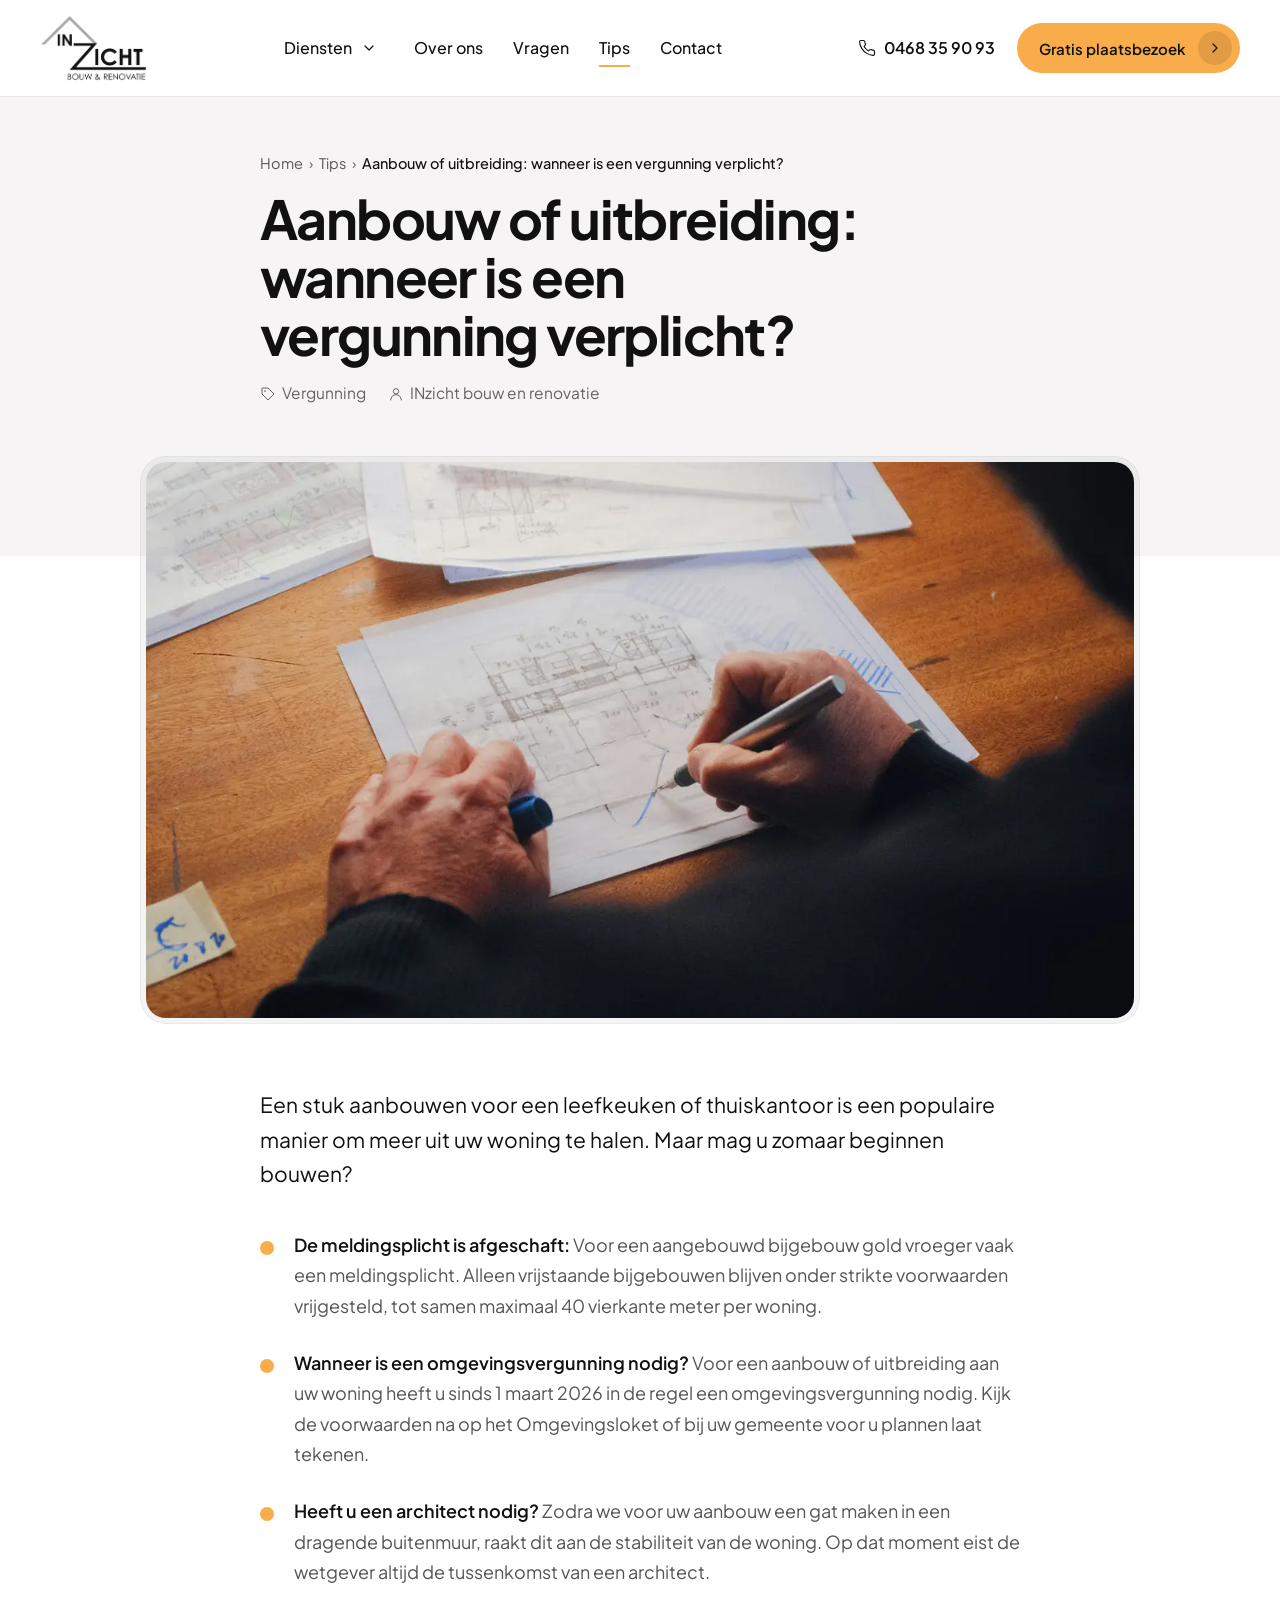
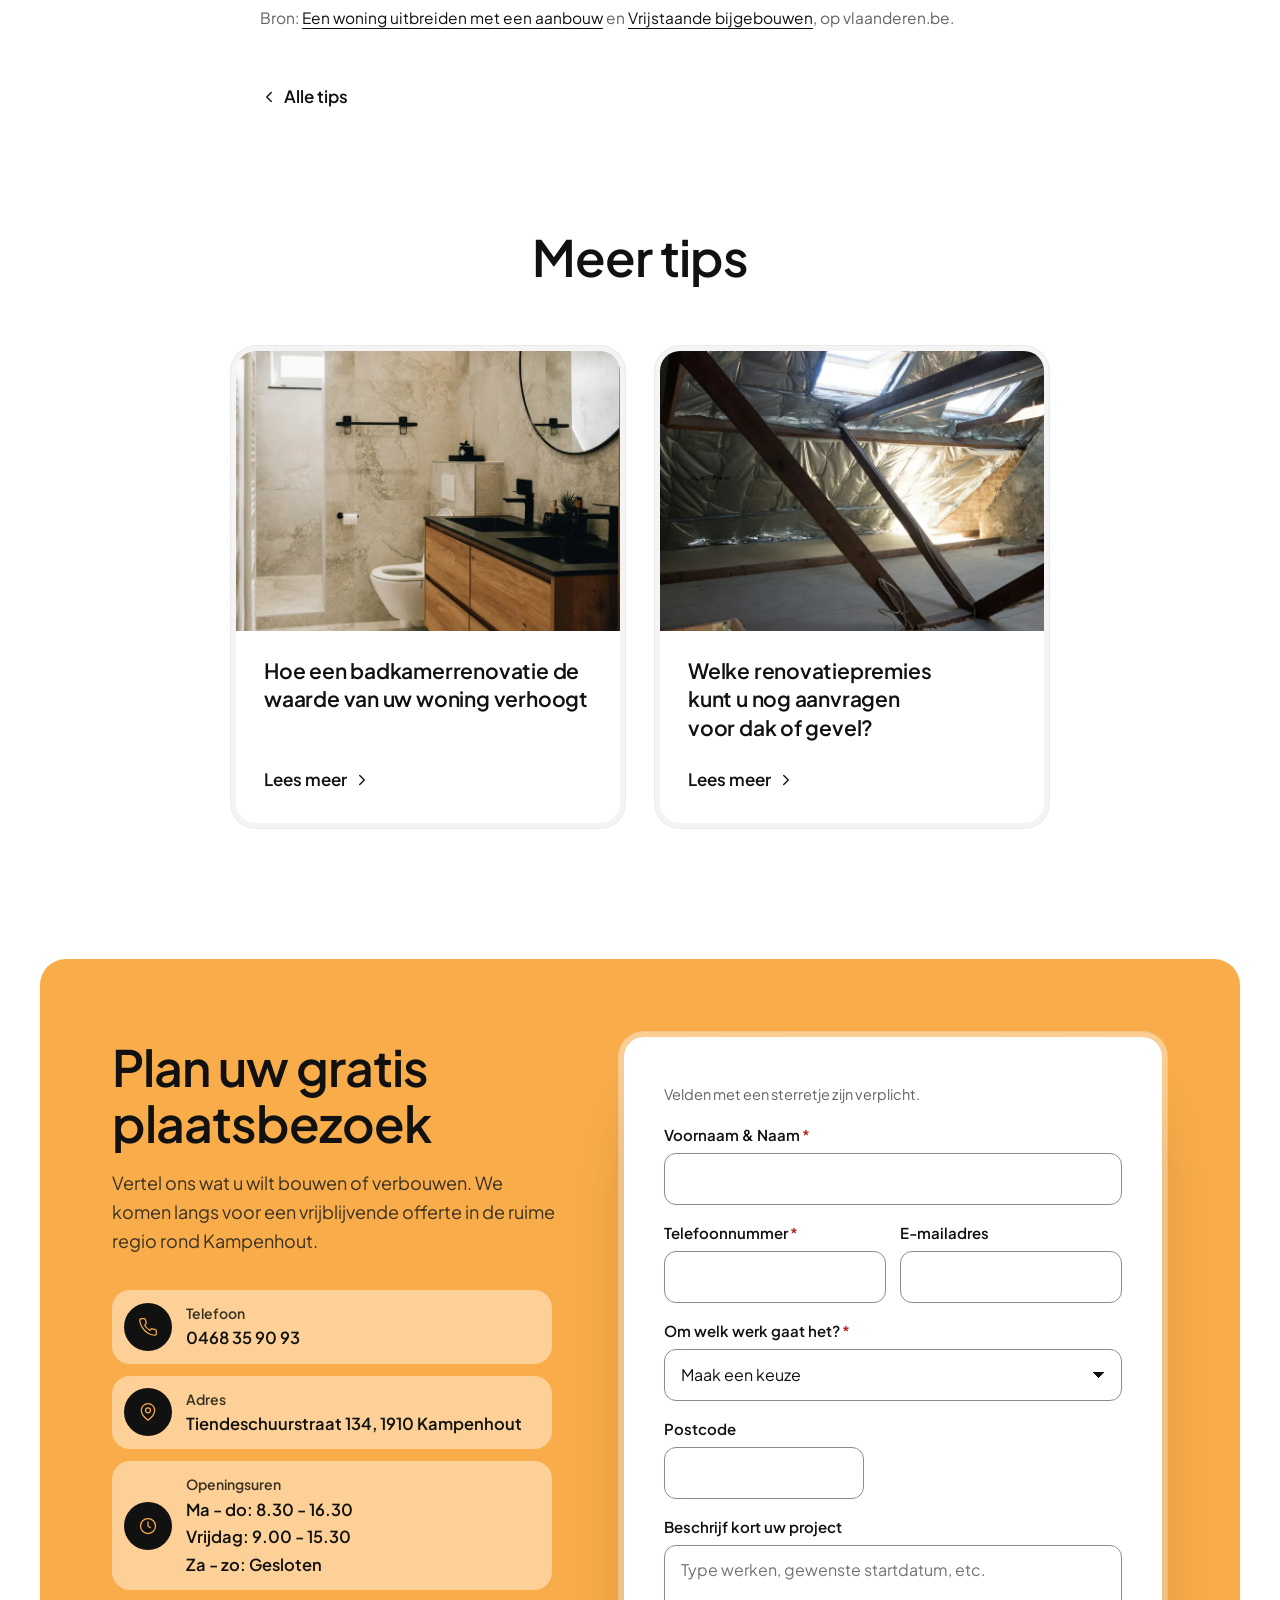
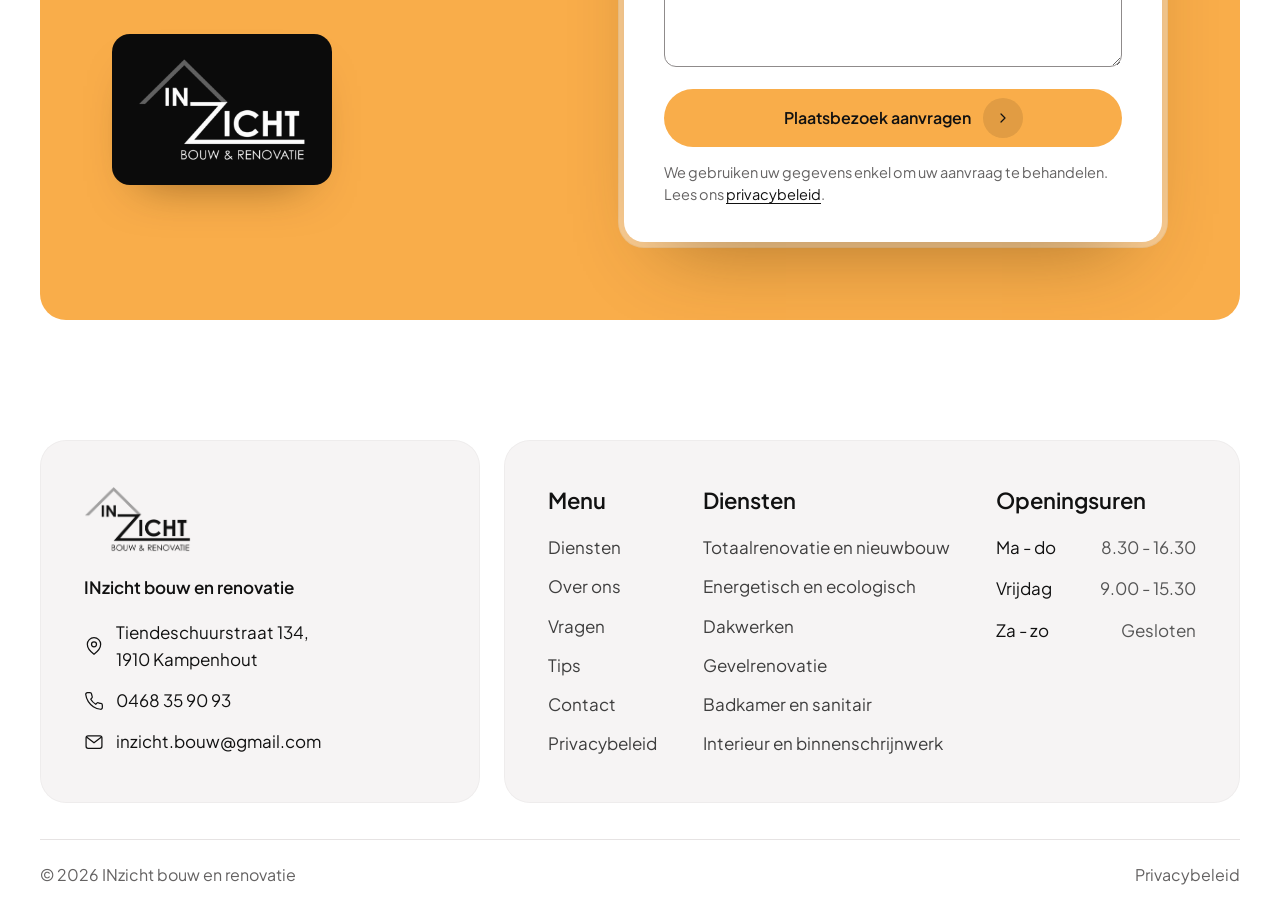
<file: tips/aanbouw-vergunning/index.html>
<!doctype html>
<html lang="nl-BE" class="no-js">
<head>
<meta charset="utf-8">
<meta name="viewport" content="width=device-width, initial-scale=1">
<title>Aanbouw of uitbreiding: wanneer is een vergunning verplicht? · INzicht</title>
<meta name="description" content="Een stuk aanbouwen voor een leefkeuken of thuiskantoor is een populaire manier om meer uit uw woning te halen.">
<meta name="robots" content="noindex, nofollow">
<link rel="canonical" href="https://mohammeddaoudi-hue.github.io/inzicht-bouw/tips/aanbouw-vergunning/">
<meta name="theme-color" content="#0b0b0b">
<meta property="og:type" content="article">
<meta property="og:locale" content="nl_BE">
<meta property="og:site_name" content="INzicht bouw en renovatie">
<meta property="og:title" content="Aanbouw of uitbreiding: wanneer is een vergunning verplicht? · INzicht">
<meta property="og:description" content="Een stuk aanbouwen voor een leefkeuken of thuiskantoor is een populaire manier om meer uit uw woning te halen.">
<meta property="og:url" content="https://mohammeddaoudi-hue.github.io/inzicht-bouw/tips/aanbouw-vergunning/">
<meta property="og:image" content="https://mohammeddaoudi-hue.github.io/inzicht-bouw/img/og.jpg">
<meta property="og:image:width" content="1200">
<meta property="og:image:height" content="630">
<meta property="og:image:alt" content="Logo van INzicht bouw en renovatie op een foto van een gerenoveerde woning">
<meta name="twitter:card" content="summary_large_image">
<link rel="icon" href="../../img/favicon.png" type="image/png">
<link rel="apple-touch-icon" href="../../img/apple-touch-icon.png">
<link rel="preload" href="../../fonts/pjs-latin.woff2" as="font" type="font/woff2" crossorigin>
<link rel="stylesheet" href="../../styles.css?v=muyq9aop">
<script>document.documentElement.className='js';setTimeout(function(){if(!window.__inzicht)document.documentElement.classList.add('reveal-klaar')},1500)</script>
<script type="application/ld+json">{"@context":"https://schema.org","@type":"BreadcrumbList","itemListElement":[{"@type":"ListItem","position":1,"name":"Home","item":"https://mohammeddaoudi-hue.github.io/inzicht-bouw/"},{"@type":"ListItem","position":2,"name":"Tips","item":"https://mohammeddaoudi-hue.github.io/inzicht-bouw/tips/"},{"@type":"ListItem","position":3,"name":"Aanbouw of uitbreiding: wanneer is een vergunning verplicht?","item":"https://mohammeddaoudi-hue.github.io/inzicht-bouw/tips/aanbouw-vergunning/"}]}</script>
<script type="application/ld+json">{"@context":"https://schema.org","@type":"Article","headline":"Aanbouw of uitbreiding: wanneer is een vergunning verplicht?","inLanguage":"nl-BE","image":"https://mohammeddaoudi-hue.github.io/inzicht-bouw/img/werkwijze-hero-1600.jpg","datePublished":"2026-10-07","dateModified":"2026-10-07","author":{"@type":"Organization","name":"INzicht bouw en renovatie","url":"https://mohammeddaoudi-hue.github.io/inzicht-bouw/"},"publisher":{"@type":"Organization","name":"INzicht bouw en renovatie","logo":{"@type":"ImageObject","url":"https://mohammeddaoudi-hue.github.io/inzicht-bouw/img/logo-ink.png"}},"mainEntityOfPage":"https://mohammeddaoudi-hue.github.io/inzicht-bouw/tips/aanbouw-vergunning/"}</script>
</head>
<body class="sub">
<svg width="0" height="0" style="position:absolute" aria-hidden="true" focusable="false">
  <defs>
    <symbol id="i-chev" viewBox="0 0 24 24"><path d="m9 6 6 6-6 6" fill="none" stroke="currentColor" stroke-width="1.8" stroke-linecap="round" stroke-linejoin="round"/></symbol>
    <symbol id="i-down" viewBox="0 0 24 24"><path d="m6 9 6 6 6-6" fill="none" stroke="currentColor" stroke-width="1.8" stroke-linecap="round" stroke-linejoin="round"/></symbol>
    <symbol id="i-terug" viewBox="0 0 24 24"><path d="m15 6-6 6 6 6" fill="none" stroke="currentColor" stroke-width="1.8" stroke-linecap="round" stroke-linejoin="round"/></symbol>
    <symbol id="i-arrow" viewBox="0 0 24 24"><path d="M7 17 17 7M8 7h9v9" fill="none" stroke="currentColor" stroke-width="1.8" stroke-linecap="round" stroke-linejoin="round"/></symbol>
    <symbol id="i-vink" viewBox="0 0 24 24"><path d="m5 12.5 4.2 4.2L19 7" fill="none" stroke="currentColor" stroke-width="2.2" stroke-linecap="round" stroke-linejoin="round"/></symbol>
    <symbol id="i-phone" viewBox="0 0 24 24"><path d="M22 16.9v3a2 2 0 0 1-2.2 2 19.8 19.8 0 0 1-8.6-3.1 19.5 19.5 0 0 1-6-6A19.8 19.8 0 0 1 2.1 4.2 2 2 0 0 1 4.1 2h3a2 2 0 0 1 2 1.7c.1 1 .4 1.9.7 2.8a2 2 0 0 1-.5 2.1L8.1 9.9a16 16 0 0 0 6 6l1.3-1.3a2 2 0 0 1 2.1-.4c.9.3 1.8.6 2.8.7a2 2 0 0 1 1.7 2Z" fill="none" stroke="currentColor" stroke-width="1.5" stroke-linecap="round" stroke-linejoin="round"/></symbol>
    <symbol id="i-pin" viewBox="0 0 24 24"><path d="M20 10c0 6-8 12-8 12s-8-6-8-12a8 8 0 0 1 16 0Z" fill="none" stroke="currentColor" stroke-width="1.5" stroke-linejoin="round"/><circle cx="12" cy="10" r="3" fill="none" stroke="currentColor" stroke-width="1.5"/></symbol>
    <symbol id="i-mail" viewBox="0 0 24 24"><rect x="2.5" y="4.5" width="19" height="15" rx="2.5" fill="none" stroke="currentColor" stroke-width="1.5"/><path d="m3 6 9 7 9-7" fill="none" stroke="currentColor" stroke-width="1.5" stroke-linejoin="round"/></symbol>
    <symbol id="i-klok" viewBox="0 0 24 24"><circle cx="12" cy="12" r="9" fill="none" stroke="currentColor" stroke-width="1.5"/><path d="M12 7v5l3 2" fill="none" stroke="currentColor" stroke-width="1.5" stroke-linecap="round" stroke-linejoin="round"/></symbol>
    <symbol id="i-user" viewBox="0 0 24 24"><circle cx="12" cy="8" r="4" fill="none" stroke="currentColor" stroke-width="1.5"/><path d="M4 21a8 8 0 0 1 16 0" fill="none" stroke="currentColor" stroke-width="1.5" stroke-linecap="round"/></symbol>
    <symbol id="i-tag" viewBox="0 0 24 24"><path d="M3 12V4a1 1 0 0 1 1-1h8l9 9-9 9Z" fill="none" stroke="currentColor" stroke-width="1.5" stroke-linejoin="round"/><circle cx="7.5" cy="7.5" r="1.3" fill="currentColor"/></symbol>
    <symbol id="i-info" viewBox="0 0 24 24"><circle cx="12" cy="12" r="9" fill="none" stroke="currentColor" stroke-width="1.5"/><path d="M12 11v6M12 7.5v.5" fill="none" stroke="currentColor" stroke-width="1.8" stroke-linecap="round"/></symbol>
    <symbol id="i-plan" viewBox="0 0 32 32"><g fill="none" stroke="currentColor" stroke-width="1.4" stroke-linecap="round" stroke-linejoin="round"><path d="M5 27V6a1 1 0 0 1 1-1h20a1 1 0 0 1 1 1v21Z"/><path d="M5 13h9v9M14 5v4M19 13h8M19 13v6"/><path d="M9 27v-2M13 27v-2M17 27v-2M21 27v-2"/></g></symbol>
    <symbol id="i-helm" viewBox="0 0 24 24"><g fill="none" stroke="currentColor" stroke-width="1.3" stroke-linecap="round" stroke-linejoin="round"><path d="M10 10V5a1 1 0 0 1 1-1h2a1 1 0 0 1 1 1v5"/><path d="M14 6a6 6 0 0 1 6 6v3"/><path d="M4 15v-3a6 6 0 0 1 6-6"/><rect x="2" y="15" width="20" height="4" rx="1"/></g></symbol>
    <symbol id="i-verslag" viewBox="0 0 32 32"><g fill="none" stroke="currentColor" stroke-width="1.4" stroke-linecap="round" stroke-linejoin="round"><path d="M8 4h11l6 6v17a1 1 0 0 1-1 1H8a1 1 0 0 1-1-1V5a1 1 0 0 1 1-1Z"/><path d="M19 4v6h6M11 16h10M11 20h10M11 24h6"/></g></symbol>
    <symbol id="i-x" viewBox="0 0 24 24"><path d="M6 6l12 12M18 6 6 18" fill="none" stroke="currentColor" stroke-width="1.8" stroke-linecap="round"/></symbol>
  </defs>
</svg>
<a class="skip" href="#inhoud">Naar de inhoud</a>
<header class="nav" id="top">
  <div class="wrap nav__in">
    <a class="nav__logo" href="../../" aria-label="INzicht bouw en renovatie, naar de homepage">
      <img class="nav__logo-ink" src="../../img/logo-ink.png" width="227" height="140" alt="">
    </a>
    <nav class="nav__links" aria-label="Hoofdmenu">
      <div class="drop">
        <a href="../../diensten/" class="drop__link">Diensten</a>
        <button class="drop__knop" type="button" aria-expanded="false" aria-controls="drop-diensten" aria-label="Diensten tonen"><svg width="16" height="16" aria-hidden="true" focusable="false"><use href="#i-down"/></svg></button>
        <div class="drop__menu" id="drop-diensten">
          <ul>
            <li><a href="../../diensten/#totaalrenovatie-en-nieuwbouw"><span class="drop__nr">01</span>Totaalrenovatie en nieuwbouw</a></li>
            <li><a href="../../diensten/#energetisch-en-ecologisch"><span class="drop__nr">02</span>Energetisch en ecologisch</a></li>
            <li><a href="../../diensten/#dakwerken"><span class="drop__nr">03</span>Dakwerken</a></li>
            <li><a href="../../diensten/#gevelrenovatie"><span class="drop__nr">04</span>Gevelrenovatie</a></li>
            <li><a href="../../diensten/#badkamer-en-sanitair"><span class="drop__nr">05</span>Badkamer en sanitair</a></li>
            <li><a href="../../diensten/#interieur-en-binnenschrijnwerk"><span class="drop__nr">06</span>Interieur en binnenschrijnwerk</a></li>
          </ul>
        </div>
      </div>
      <a href="../../over-ons/">Over ons</a>
      <a href="../../vragen/">Vragen</a>
      <a href="../../tips/" aria-current="page">Tips</a>
      <a href="../../contact/">Contact</a>
    </nav>
    <div class="nav__acties">
      <a class="nav__tel" href="tel:+32468359093"><svg width="18" height="18" aria-hidden="true" focusable="false"><use href="#i-phone"/></svg>0468 35 90 93</a>
      <a class="knop knop--accent knop--klein" href="#plaatsbezoek" data-naar-form>Gratis plaatsbezoek<span class="knop__ic"><svg width="16" height="16" aria-hidden="true" focusable="false"><use href="#i-chev"/></svg></span></a>
      <button class="burger" type="button" aria-label="Menu openen" aria-expanded="false" aria-controls="mobmenu"><span class="burger__lijn"></span><span class="burger__lijn"></span></button>
    </div>
  </div>
</header>
<div class="mob" id="mobmenu" hidden>
  <nav class="mob__links" aria-label="Mobiel menu">
    <a href="../../diensten/">Diensten</a>
    <a href="../../over-ons/">Over ons</a>
    <a href="../../vragen/">Vragen</a>
    <a href="../../tips/" aria-current="page">Tips</a>
    <a href="../../contact/">Contact</a>
  </nav>
  <div class="mob__cta">
    <a class="knop knop--accent knop--vol" href="#plaatsbezoek" data-naar-form>Gratis plaatsbezoek<span class="knop__ic"><svg width="16" height="16" aria-hidden="true" focusable="false"><use href="#i-chev"/></svg></span></a>
    <a class="knop knop--rand-wit knop--vol" href="tel:+32468359093"><svg width="18" height="18" aria-hidden="true" focusable="false"><use href="#i-phone"/></svg>0468 35 90 93</a>
  </div>
</div>
<main id="inhoud">
<article class="artikel">
  <header class="artikel__kop">
    <div class="wrap wrap--smal">
      <nav class="kruimel" aria-label="Kruimelpad"><ol><li><a href="../../">Home</a></li><li><a href="../../tips/">Tips</a></li><li><span aria-current="page">Aanbouw of uitbreiding: wanneer is een vergunning verplicht?</span></li></ol></nav>
      <h1 class="artikel__titel">Aanbouw of uitbreiding: wanneer is een vergunning verplicht?</h1>
      <p class="artikel__meta"><span><svg width="16" height="16" aria-hidden="true" focusable="false"><use href="#i-tag"/></svg>Vergunning</span><span><svg width="16" height="16" aria-hidden="true" focusable="false"><use href="#i-user"/></svg>INzicht bouw en renovatie</span></p>
    </div>
  </header>
  <div class="wrap wrap--midden">
    <div class="artikel__beeld kader">
      <picture>
        <source type="image/webp" srcset="../../img/werkwijze-hero-800.webp 800w, ../../img/werkwijze-hero-1200.webp 1200w, ../../img/werkwijze-hero-1600.webp 1600w" sizes="(max-width: 1000px) calc(100vw - 60px), 988px">
        <img src="../../img/werkwijze-hero-800.jpg" srcset="../../img/werkwijze-hero-800.jpg 800w, ../../img/werkwijze-hero-1200.jpg 1200w, ../../img/werkwijze-hero-1600.jpg 1600w" sizes="(max-width: 1000px) calc(100vw - 60px), 988px" width="1600" height="1200" alt="Handen die een bouwplan tekenen op een houten tafel" fetchpriority="high" decoding="async">
      </picture>
    </div>
  </div>
  <div class="wrap wrap--smal artikel__body">
    <p class="artikel__intro">Een stuk aanbouwen voor een leefkeuken of thuiskantoor is een populaire manier om meer uit uw woning te halen. Maar mag u zomaar beginnen bouwen?</p>
    <ul class="artikel__lijst">
      <li><strong>De meldingsplicht is afgeschaft:</strong> Voor een aangebouwd bijgebouw gold vroeger vaak een meldingsplicht. Alleen vrijstaande bijgebouwen blijven onder strikte voorwaarden vrijgesteld, tot samen maximaal 40 vierkante meter per woning.</li>
      <li><strong>Wanneer is een omgevingsvergunning nodig?</strong> Voor een aanbouw of uitbreiding aan uw woning heeft u sinds 1 maart 2026 in de regel een omgevingsvergunning nodig. Kijk de voorwaarden na op het Omgevingsloket of bij uw gemeente voor u plannen laat tekenen.</li>
      <li><strong>Heeft u een architect nodig?</strong> Zodra we voor uw aanbouw een gat maken in een dragende buitenmuur, raakt dit aan de stabiliteit van de woning. Op dat moment eist de wetgever altijd de tussenkomst van een architect.</li>
    </ul>
    
    <p class="artikel__bron">Bron: <a href="https://www.vlaanderen.be/omgevingsvergunning/stedenbouwkundige-handelingen/uitbreiden-en-aanbouwen" rel="noopener" target="_blank">Een woning uitbreiden met een aanbouw</a> en <a href="https://www.vlaanderen.be/omgevingsvergunning/stedenbouwkundige-handelingen/vrijstaande-bijgebouwen" rel="noopener" target="_blank">Vrijstaande bijgebouwen</a>, op vlaanderen.be.</p>
    <a class="link artikel__terug" href="../../tips/"><svg width="18" height="18" aria-hidden="true" focusable="false"><use href="#i-terug"/></svg>Alle tips</a>
  </div>
</article>
<section class="tips tips--meer" aria-labelledby="meer-kop">
  <div class="wrap">
    <h2 class="h2 h2--midden" id="meer-kop">Meer tips</h2>
    <div class="tips__rij tips__rij--twee">
      <article class="tip kader">
        <a class="tip__kern" href="../../tips/badkamerrenovatie-waarde-woning/">
          <div class="tip__foto"><picture>
        <source type="image/webp" srcset="../../img/d-bad-3-800.webp 800w, ../../img/d-bad-3-1200.webp 1200w, ../../img/d-bad-3-1600.webp 1600w" sizes="(max-width: 1000px) calc(100vw - 60px), 384px">
        <img src="../../img/d-bad-3-800.jpg" srcset="../../img/d-bad-3-800.jpg 800w, ../../img/d-bad-3-1200.jpg 1200w, ../../img/d-bad-3-1600.jpg 1600w" sizes="(max-width: 1000px) calc(100vw - 60px), 384px" width="1600" height="1200" alt="Badkamer met beige tegels, een houten badmeubel met twee wastafels en een inloopdouche" loading="lazy" decoding="async">
      </picture></div>
          <div class="tip__body">
            <h3 class="tip__kop">Hoe een badkamerrenovatie de waarde van uw woning verhoogt</h3>

            <span class="link">Lees meer<svg width="18" height="18" aria-hidden="true" focusable="false"><use href="#i-chev"/></svg></span>
          </div>
        </a>
      </article>
      <article class="tip kader">
        <a class="tip__kern" href="../../tips/renovatiepremies-dak-gevel/">
          <div class="tip__foto"><picture>
        <source type="image/webp" srcset="../../img/d-eco-2-800.webp 800w, ../../img/d-eco-2-1200.webp 1200w, ../../img/d-eco-2-1600.webp 1600w" sizes="(max-width: 1000px) calc(100vw - 60px), 384px">
        <img src="../../img/d-eco-2-800.jpg" srcset="../../img/d-eco-2-800.jpg 800w, ../../img/d-eco-2-1200.jpg 1200w, ../../img/d-eco-2-1600.jpg 1600w" sizes="(max-width: 1000px) calc(100vw - 60px), 384px" width="1600" height="1200" alt="Zolder met nieuwe isolatie en dakramen" loading="lazy" decoding="async">
      </picture></div>
          <div class="tip__body">
            <h3 class="tip__kop">Welke renovatiepremies kunt u nog aanvragen voor dak of gevel?</h3>

            <span class="link">Lees meer<svg width="18" height="18" aria-hidden="true" focusable="false"><use href="#i-chev"/></svg></span>
          </div>
        </a>
      </article>
    </div>
  </div>
</section>
<section class="plaats" id="plaatsbezoek" aria-labelledby="plaats-kop">
  <div class="wrap">
    <div class="plaats__blok" data-reveal>
      <div class="plaats__tekst">
        <h2 class="h2" id="plaats-kop">Plan uw gratis plaatsbezoek</h2>
        <p class="plaats__lede">Vertel ons wat u wilt bouwen of verbouwen. We komen langs voor een vrijblijvende offerte in de ruime regio rond Kampenhout.</p>
        <ul class="plaats__info">
          <li><span class="plaats__info-ic"><svg width="20" height="20" aria-hidden="true" focusable="false"><use href="#i-phone"/></svg></span><span><b>Telefoon</b><a href="tel:+32468359093">0468 35 90 93</a></span></li>
          <li><span class="plaats__info-ic"><svg width="20" height="20" aria-hidden="true" focusable="false"><use href="#i-pin"/></svg></span><span><b>Adres</b><span>Tiendeschuurstraat 134, <span class="nw">1910 Kampenhout</span></span></span></li>
          <li><span class="plaats__info-ic"><svg width="20" height="20" aria-hidden="true" focusable="false"><use href="#i-klok"/></svg></span><span><b>Openingsuren</b><span>Ma - do: 8.30 - 16.30<br>Vrijdag: 9.00 - 15.30<br>Za - zo: Gesloten</span></span></li>
        </ul>
        <img class="plaats__logo" src="../../img/logo-tegel.png" width="640" height="440" alt="" loading="lazy" decoding="async">
      </div>
      <div class="plaats__form kader">
        <div class="plaats__formkern">
          <form class="aanvraag" id="aanvraag-onder" action="mailto:inzicht.bouw@gmail.com" method="post" enctype="text/plain" novalidate data-aanvraag>
        <div class="aanvraag__stap" data-stap="form">
          
          <p class="aanvraag__verplicht">Velden met een sterretje zijn verplicht.</p>
          <div class="veld">
            <label for="aanvraag-onder-naam">Voornaam &amp; Naam<span class="ster" aria-hidden="true">*</span></label>
            <input id="aanvraag-onder-naam" name="naam" type="text" autocomplete="name" aria-required="true" aria-describedby="aanvraag-onder-naam-fout">
            <p class="veld__fout" id="aanvraag-onder-naam-fout" hidden></p>
          </div>
          <div class="veld-rij">
            <div class="veld">
            <label for="aanvraag-onder-tel">Telefoonnummer<span class="ster" aria-hidden="true">*</span></label>
            <input id="aanvraag-onder-tel" name="tel" type="tel" autocomplete="tel" aria-required="true" inputmode="tel" aria-describedby="aanvraag-onder-tel-fout">
            <p class="veld__fout" id="aanvraag-onder-tel-fout" hidden></p>
          </div>
            <div class="veld">
            <label for="aanvraag-onder-mail">E-mailadres</label>
            <input id="aanvraag-onder-mail" name="mail" type="email" autocomplete="email" inputmode="email" aria-describedby="aanvraag-onder-mail-fout">
            <p class="veld__fout" id="aanvraag-onder-mail-fout" hidden></p>
          </div>
          </div>
          <div class="veld">
            <label for="aanvraag-onder-werk">Om welk werk gaat het?<span class="ster" aria-hidden="true">*</span></label>
            <select id="aanvraag-onder-werk" name="werk" aria-required="true" aria-describedby="aanvraag-onder-werk-fout">
              <option value="">Maak een keuze</option>
              <option>Totaalrenovatie en nieuwbouw</option><option>Energetisch en ecologisch</option><option>Dakwerken</option><option>Gevelrenovatie</option><option>Badkamer en sanitair</option><option>Interieur en binnenschrijnwerk</option><option>Combinatie of nog te bepalen</option>
            </select>
            <p class="veld__fout" id="aanvraag-onder-werk-fout" hidden></p>
          </div>
          <div class="veld">
            <label for="aanvraag-onder-postcode">Postcode</label>
            <input id="aanvraag-onder-postcode" name="postcode" type="text" autocomplete="postal-code" inputmode="numeric" maxlength="4" data-label="Postcode" aria-describedby="aanvraag-onder-postcode-fout">
            <p class="veld__fout" id="aanvraag-onder-postcode-fout" hidden></p>
          </div>
          <div class="veld">
            <label for="aanvraag-onder-project">Beschrijf kort uw project</label>
            <textarea id="aanvraag-onder-project" name="project" rows="4" maxlength="1000" placeholder="Type werken, gewenste startdatum, etc."></textarea>
          </div>
          <p class="aanvraag__fout" role="alert" hidden></p>
          <button class="knop knop--accent knop--vol" type="submit">Plaatsbezoek aanvragen<span class="knop__ic"><svg width="16" height="16" aria-hidden="true" focusable="false"><use href="#i-chev"/></svg></span></button>
          <p class="aanvraag__klein">We gebruiken uw gegevens enkel om uw aanvraag te behandelen. Lees ons <a href="../../privacy/">privacybeleid</a>.</p>
        </div>
        <div class="aanvraag__stap aanvraag__klaar" data-stap="klaar" hidden tabindex="-1">
          <span class="aanvraag__vink" aria-hidden="true"><svg width="26" height="26" aria-hidden="true" focusable="false"><use href="#i-vink"/></svg></span>
          <h2 class="aanvraag__kop" data-klaar-kop>Uw e-mail staat klaar</h2>
          <p class="aanvraag__sub" role="status" data-klaar-tekst>Uw e-mailprogramma opent met uw aanvraag. Verstuur die e-mail om uw aanvraag af te ronden.</p>
          <p class="aanvraag__uitweg">Rechtstreeks contact kan altijd: <a href="tel:+32468359093">0468 35 90 93</a> of <a href="mailto:inzicht.bouw@gmail.com">inzicht.bouw@gmail.com</a>.</p>
          <div class="aanvraag__acties">
            <button class="knop knop--rand" type="button" data-kopieer>Kopieer uw aanvraag</button>
            <button class="knop knop--rand" type="button" data-terug>Terug naar uw aanvraag</button>
          </div>
        </div>
      </form>
        </div>
      </div>
    </div>
  </div>
</section>
</main>
<footer class="voet">
  <div class="wrap">
    <div class="voet__grid">
      <div class="voet__kaart voet__merk">
        <img class="voet__logo" src="../../img/logo-ink.png" width="227" height="140" alt="INzicht bouw en renovatie" loading="lazy">
        <p class="voet__naam">INzicht bouw en renovatie</p>
        <ul class="voet__contact">
          <li><svg width="20" height="20" aria-hidden="true" focusable="false"><use href="#i-pin"/></svg><span>Tiendeschuurstraat 134, <span class="nw">1910 Kampenhout</span></span></li>
          <li><svg width="20" height="20" aria-hidden="true" focusable="false"><use href="#i-phone"/></svg><a href="tel:+32468359093">0468 35 90 93</a></li>
          <li><svg width="20" height="20" aria-hidden="true" focusable="false"><use href="#i-mail"/></svg><a href="mailto:inzicht.bouw@gmail.com">inzicht.bouw@gmail.com</a></li>
        </ul>
      </div>
      <div class="voet__kaart voet__kolommen">
        <div>
          <h2 class="voet__kop">Menu</h2>
          <ul class="voet__lijst">
            <li><a href="../../diensten/">Diensten</a></li>
            <li><a href="../../over-ons/">Over ons</a></li>
            <li><a href="../../vragen/">Vragen</a></li>
            <li><a href="../../tips/">Tips</a></li>
            <li><a href="../../contact/">Contact</a></li>
            <li><a href="../../privacy/">Privacybeleid</a></li>
          </ul>
        </div>
        <div>
          <h2 class="voet__kop">Diensten</h2>
          <ul class="voet__lijst">
            <li><a href="../../diensten/#totaalrenovatie-en-nieuwbouw">Totaalrenovatie en nieuwbouw</a></li>
            <li><a href="../../diensten/#energetisch-en-ecologisch">Energetisch en ecologisch</a></li>
            <li><a href="../../diensten/#dakwerken">Dakwerken</a></li>
            <li><a href="../../diensten/#gevelrenovatie">Gevelrenovatie</a></li>
            <li><a href="../../diensten/#badkamer-en-sanitair">Badkamer en sanitair</a></li>
            <li><a href="../../diensten/#interieur-en-binnenschrijnwerk">Interieur en binnenschrijnwerk</a></li>
          </ul>
        </div>
        <div>
          <h2 class="voet__kop">Openingsuren</h2>
          <dl class="voet__uren">
            <div><dt>Ma - do</dt><dd>8.30 - 16.30</dd></div>
            <div><dt>Vrijdag</dt><dd>9.00 - 15.30</dd></div>
            <div><dt>Za - zo</dt><dd>Gesloten</dd></div>
          </dl>
        </div>
      </div>
    </div>
    <div class="voet__onder">
      <p>© 2026 INzicht bouw en renovatie</p>
      <a href="../../privacy/">Privacybeleid</a>
    </div>
  </div>
  <a class="fab" href="tel:+32468359093" aria-label="Bel 0468 35 90 93"><svg width="24" height="24" aria-hidden="true" focusable="false"><use href="#i-phone"/></svg></a>
</footer>
<script src="../../site.js?v=muyq9aop" defer></script>
</body>
</html>
</file>
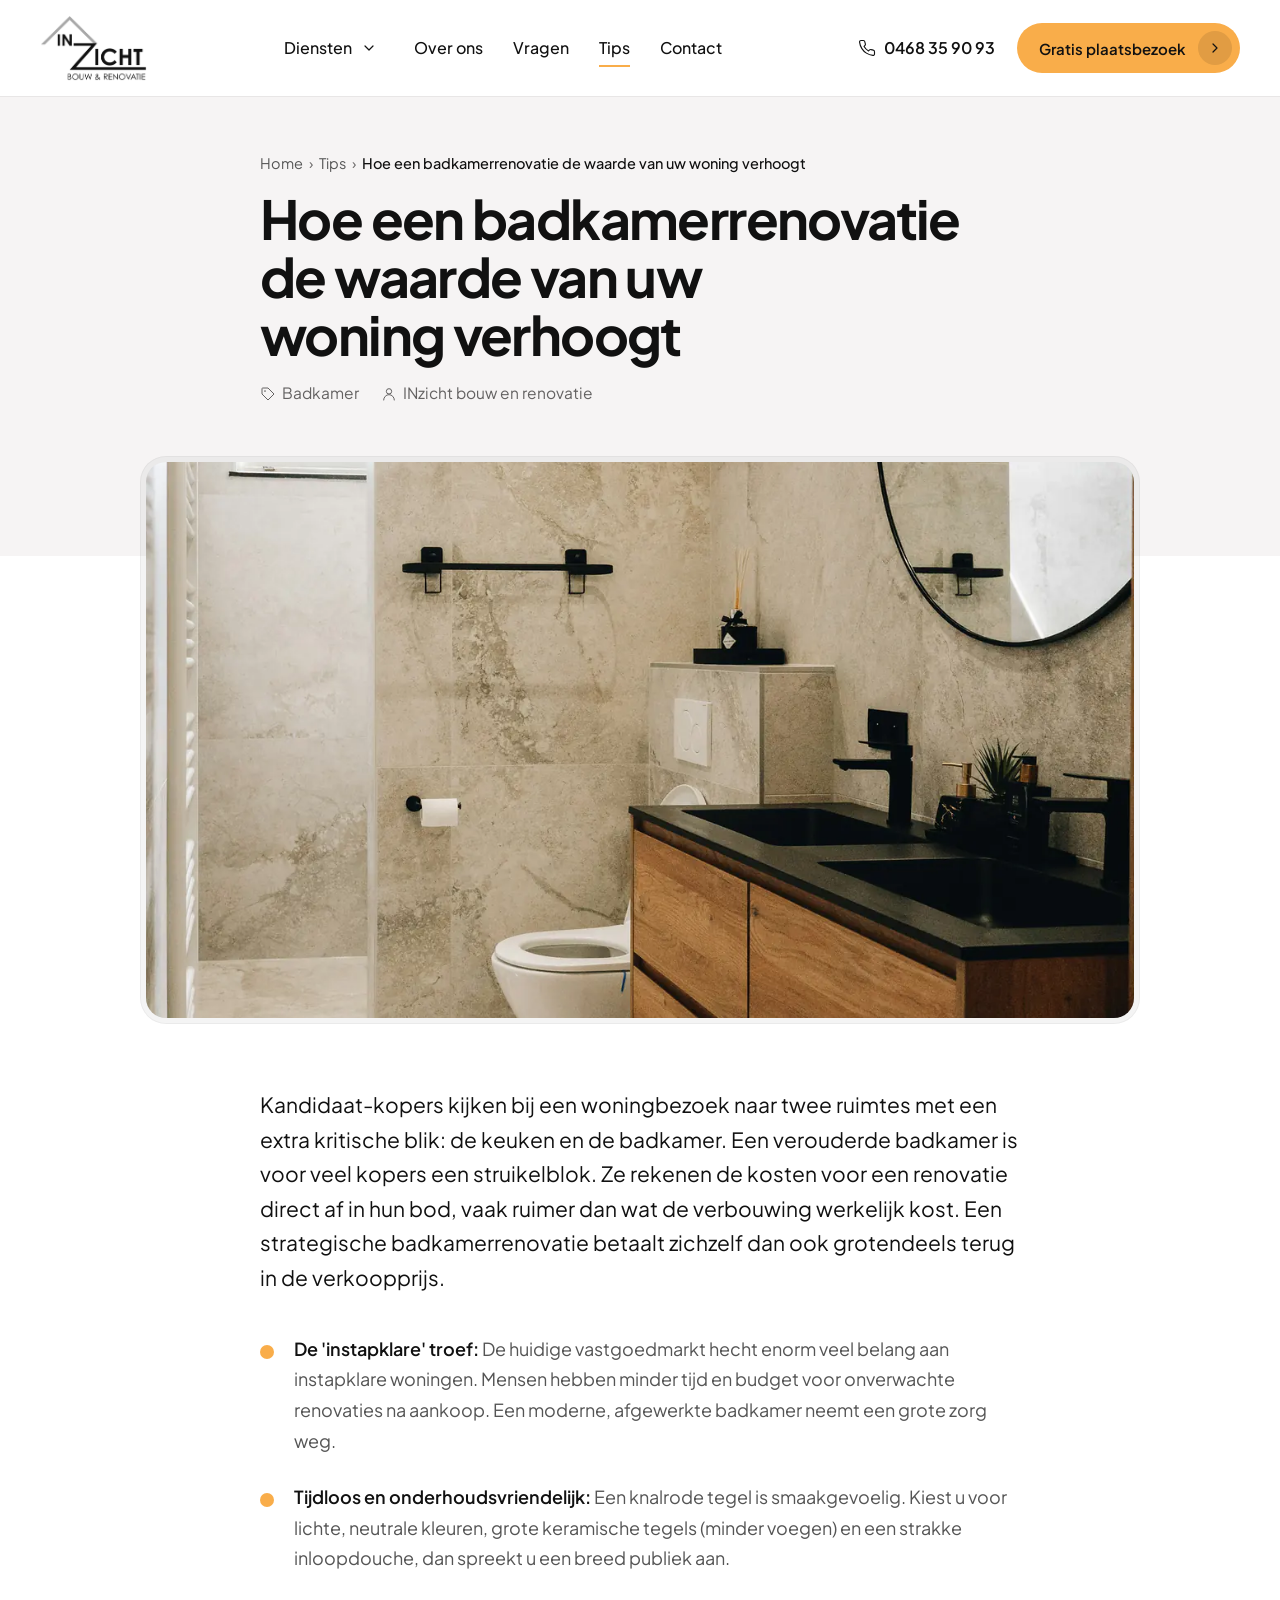
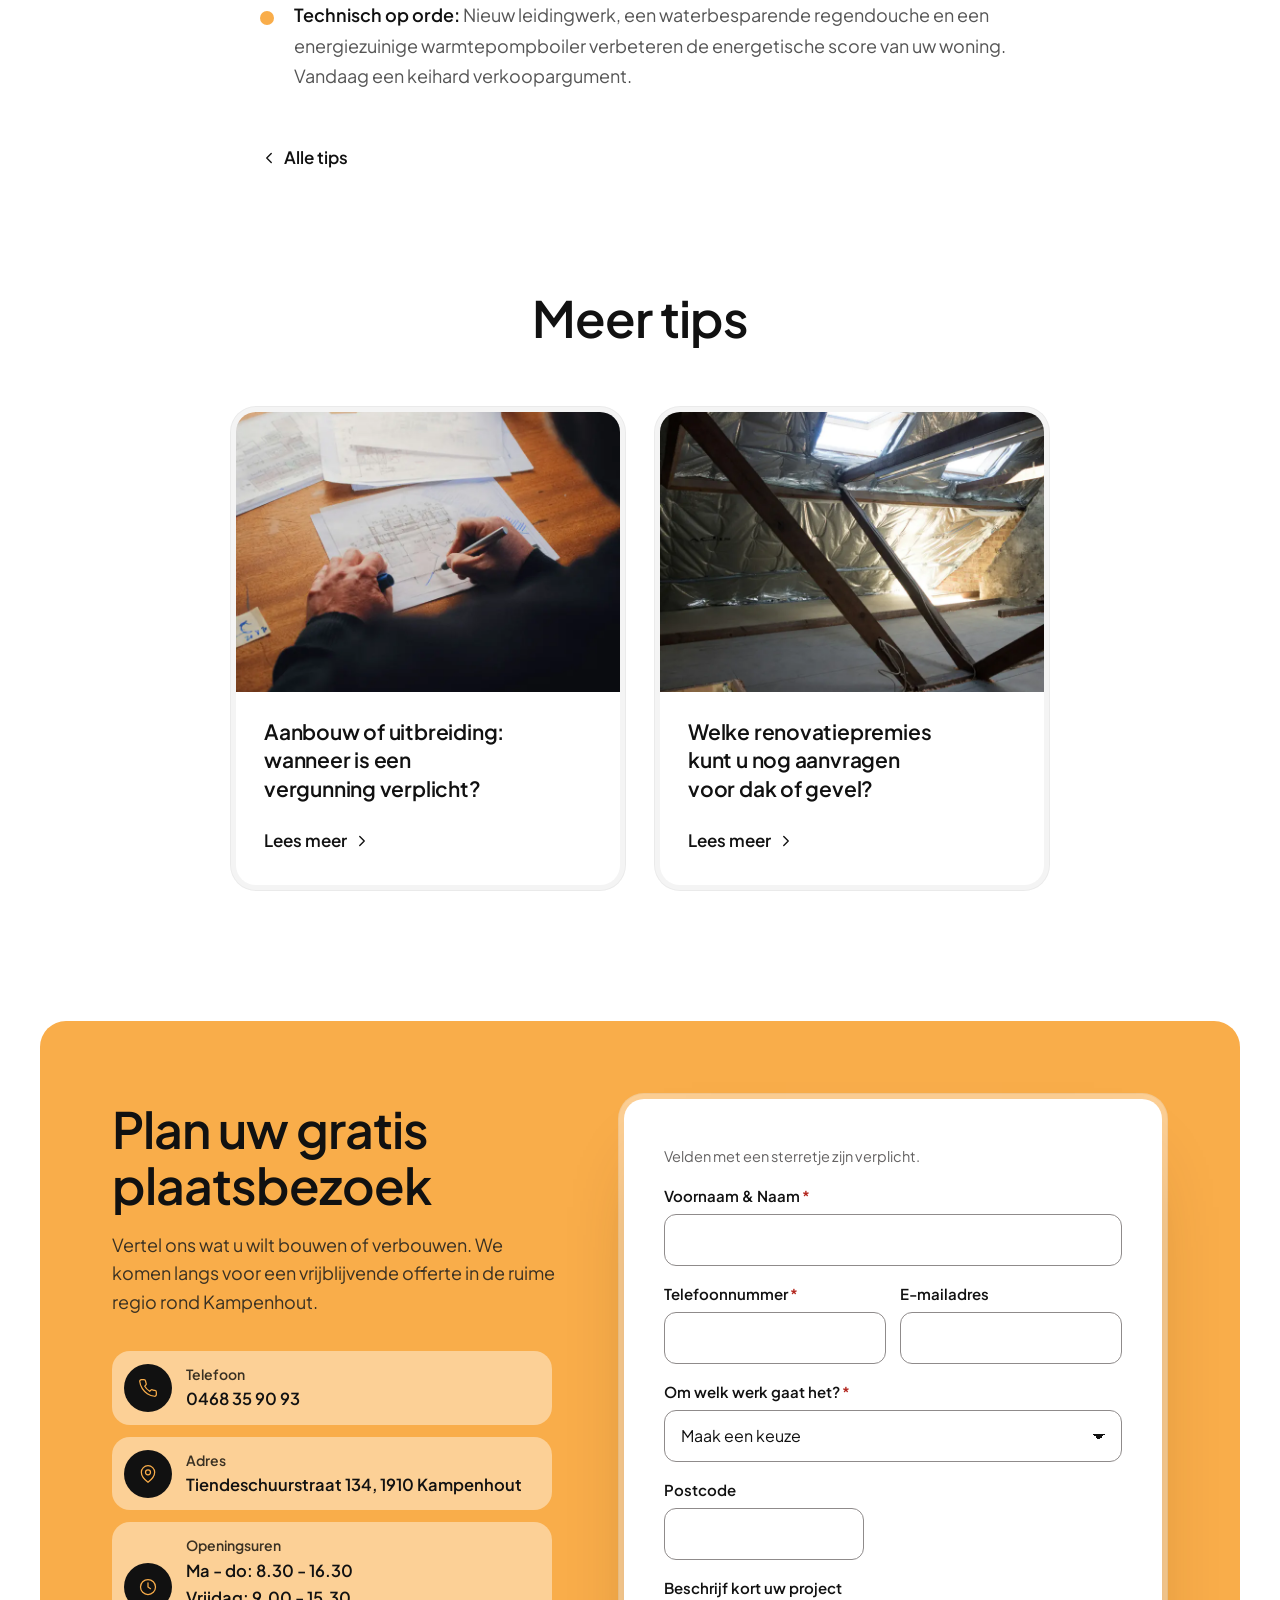
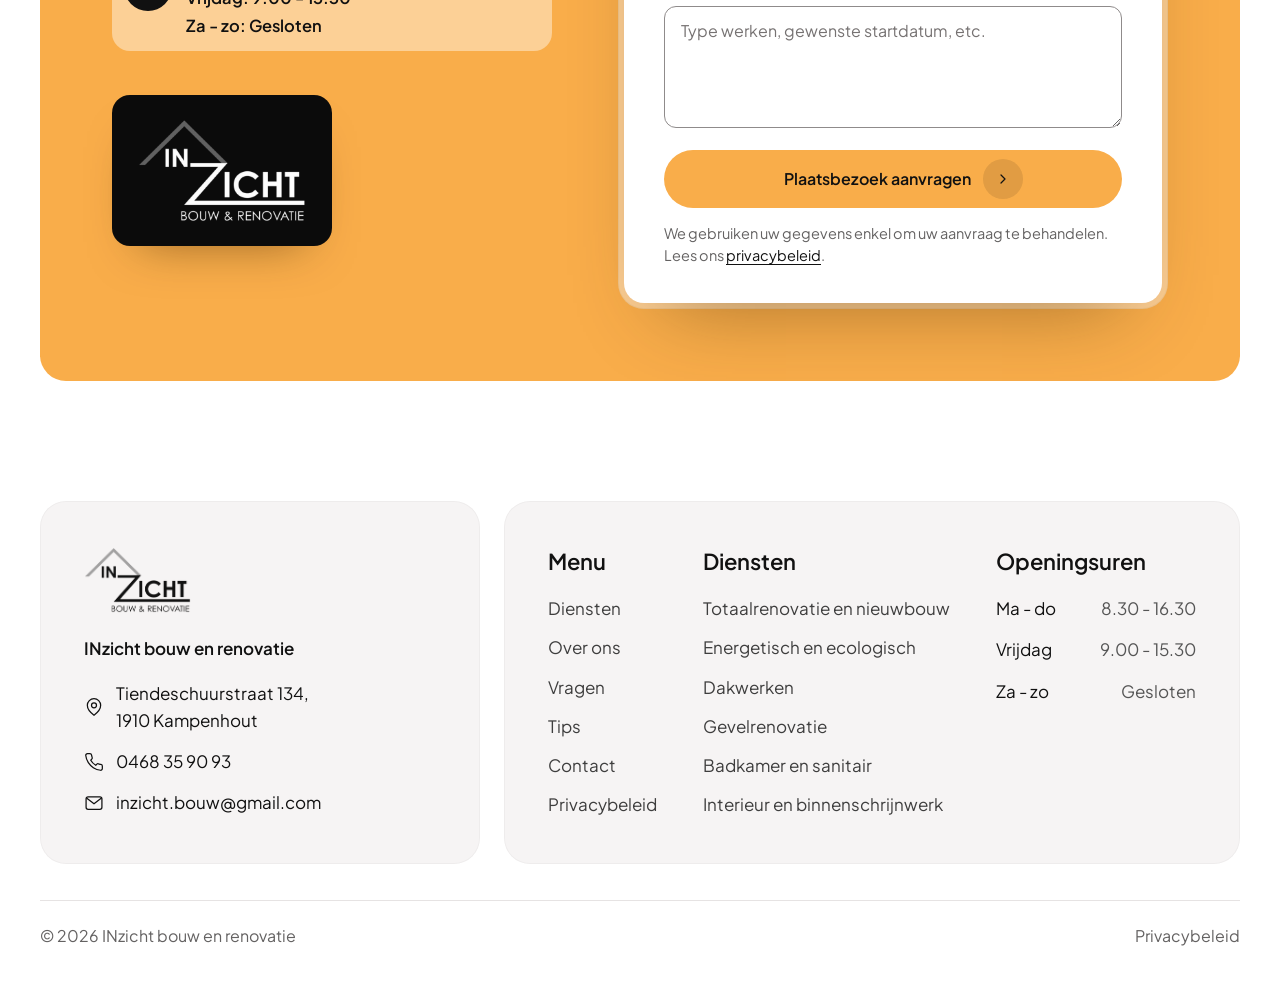
<file: tips/badkamerrenovatie-waarde-woning/index.html>
<!doctype html>
<html lang="nl-BE" class="no-js">
<head>
<meta charset="utf-8">
<meta name="viewport" content="width=device-width, initial-scale=1">
<title>Hoe een badkamerrenovatie de waarde van uw woning verhoogt · INzicht</title>
<meta name="description" content="Kandidaat-kopers kijken bij een woningbezoek naar twee ruimtes met een extra kritische blik: de keuken en de badkamer.">
<meta name="robots" content="noindex, nofollow">
<link rel="canonical" href="https://mohammeddaoudi-hue.github.io/inzicht-bouw/tips/badkamerrenovatie-waarde-woning/">
<meta name="theme-color" content="#0b0b0b">
<meta property="og:type" content="article">
<meta property="og:locale" content="nl_BE">
<meta property="og:site_name" content="INzicht bouw en renovatie">
<meta property="og:title" content="Hoe een badkamerrenovatie de waarde van uw woning verhoogt · INzicht">
<meta property="og:description" content="Kandidaat-kopers kijken bij een woningbezoek naar twee ruimtes met een extra kritische blik: de keuken en de badkamer.">
<meta property="og:url" content="https://mohammeddaoudi-hue.github.io/inzicht-bouw/tips/badkamerrenovatie-waarde-woning/">
<meta property="og:image" content="https://mohammeddaoudi-hue.github.io/inzicht-bouw/img/og.jpg">
<meta property="og:image:width" content="1200">
<meta property="og:image:height" content="630">
<meta property="og:image:alt" content="Logo van INzicht bouw en renovatie op een foto van een gerenoveerde woning">
<meta name="twitter:card" content="summary_large_image">
<link rel="icon" href="../../img/favicon.png" type="image/png">
<link rel="apple-touch-icon" href="../../img/apple-touch-icon.png">
<link rel="preload" href="../../fonts/pjs-latin.woff2" as="font" type="font/woff2" crossorigin>
<link rel="stylesheet" href="../../styles.css?v=muyq9aop">
<script>document.documentElement.className='js';setTimeout(function(){if(!window.__inzicht)document.documentElement.classList.add('reveal-klaar')},1500)</script>
<script type="application/ld+json">{"@context":"https://schema.org","@type":"BreadcrumbList","itemListElement":[{"@type":"ListItem","position":1,"name":"Home","item":"https://mohammeddaoudi-hue.github.io/inzicht-bouw/"},{"@type":"ListItem","position":2,"name":"Tips","item":"https://mohammeddaoudi-hue.github.io/inzicht-bouw/tips/"},{"@type":"ListItem","position":3,"name":"Hoe een badkamerrenovatie de waarde van uw woning verhoogt","item":"https://mohammeddaoudi-hue.github.io/inzicht-bouw/tips/badkamerrenovatie-waarde-woning/"}]}</script>
<script type="application/ld+json">{"@context":"https://schema.org","@type":"Article","headline":"Hoe een badkamerrenovatie de waarde van uw woning verhoogt","inLanguage":"nl-BE","image":"https://mohammeddaoudi-hue.github.io/inzicht-bouw/img/d-bad-3-1600.jpg","datePublished":"2026-10-07","dateModified":"2026-10-07","author":{"@type":"Organization","name":"INzicht bouw en renovatie","url":"https://mohammeddaoudi-hue.github.io/inzicht-bouw/"},"publisher":{"@type":"Organization","name":"INzicht bouw en renovatie","logo":{"@type":"ImageObject","url":"https://mohammeddaoudi-hue.github.io/inzicht-bouw/img/logo-ink.png"}},"mainEntityOfPage":"https://mohammeddaoudi-hue.github.io/inzicht-bouw/tips/badkamerrenovatie-waarde-woning/"}</script>
</head>
<body class="sub">
<svg width="0" height="0" style="position:absolute" aria-hidden="true" focusable="false">
  <defs>
    <symbol id="i-chev" viewBox="0 0 24 24"><path d="m9 6 6 6-6 6" fill="none" stroke="currentColor" stroke-width="1.8" stroke-linecap="round" stroke-linejoin="round"/></symbol>
    <symbol id="i-down" viewBox="0 0 24 24"><path d="m6 9 6 6 6-6" fill="none" stroke="currentColor" stroke-width="1.8" stroke-linecap="round" stroke-linejoin="round"/></symbol>
    <symbol id="i-terug" viewBox="0 0 24 24"><path d="m15 6-6 6 6 6" fill="none" stroke="currentColor" stroke-width="1.8" stroke-linecap="round" stroke-linejoin="round"/></symbol>
    <symbol id="i-arrow" viewBox="0 0 24 24"><path d="M7 17 17 7M8 7h9v9" fill="none" stroke="currentColor" stroke-width="1.8" stroke-linecap="round" stroke-linejoin="round"/></symbol>
    <symbol id="i-vink" viewBox="0 0 24 24"><path d="m5 12.5 4.2 4.2L19 7" fill="none" stroke="currentColor" stroke-width="2.2" stroke-linecap="round" stroke-linejoin="round"/></symbol>
    <symbol id="i-phone" viewBox="0 0 24 24"><path d="M22 16.9v3a2 2 0 0 1-2.2 2 19.8 19.8 0 0 1-8.6-3.1 19.5 19.5 0 0 1-6-6A19.8 19.8 0 0 1 2.1 4.2 2 2 0 0 1 4.1 2h3a2 2 0 0 1 2 1.7c.1 1 .4 1.9.7 2.8a2 2 0 0 1-.5 2.1L8.1 9.9a16 16 0 0 0 6 6l1.3-1.3a2 2 0 0 1 2.1-.4c.9.3 1.8.6 2.8.7a2 2 0 0 1 1.7 2Z" fill="none" stroke="currentColor" stroke-width="1.5" stroke-linecap="round" stroke-linejoin="round"/></symbol>
    <symbol id="i-pin" viewBox="0 0 24 24"><path d="M20 10c0 6-8 12-8 12s-8-6-8-12a8 8 0 0 1 16 0Z" fill="none" stroke="currentColor" stroke-width="1.5" stroke-linejoin="round"/><circle cx="12" cy="10" r="3" fill="none" stroke="currentColor" stroke-width="1.5"/></symbol>
    <symbol id="i-mail" viewBox="0 0 24 24"><rect x="2.5" y="4.5" width="19" height="15" rx="2.5" fill="none" stroke="currentColor" stroke-width="1.5"/><path d="m3 6 9 7 9-7" fill="none" stroke="currentColor" stroke-width="1.5" stroke-linejoin="round"/></symbol>
    <symbol id="i-klok" viewBox="0 0 24 24"><circle cx="12" cy="12" r="9" fill="none" stroke="currentColor" stroke-width="1.5"/><path d="M12 7v5l3 2" fill="none" stroke="currentColor" stroke-width="1.5" stroke-linecap="round" stroke-linejoin="round"/></symbol>
    <symbol id="i-user" viewBox="0 0 24 24"><circle cx="12" cy="8" r="4" fill="none" stroke="currentColor" stroke-width="1.5"/><path d="M4 21a8 8 0 0 1 16 0" fill="none" stroke="currentColor" stroke-width="1.5" stroke-linecap="round"/></symbol>
    <symbol id="i-tag" viewBox="0 0 24 24"><path d="M3 12V4a1 1 0 0 1 1-1h8l9 9-9 9Z" fill="none" stroke="currentColor" stroke-width="1.5" stroke-linejoin="round"/><circle cx="7.5" cy="7.5" r="1.3" fill="currentColor"/></symbol>
    <symbol id="i-info" viewBox="0 0 24 24"><circle cx="12" cy="12" r="9" fill="none" stroke="currentColor" stroke-width="1.5"/><path d="M12 11v6M12 7.5v.5" fill="none" stroke="currentColor" stroke-width="1.8" stroke-linecap="round"/></symbol>
    <symbol id="i-plan" viewBox="0 0 32 32"><g fill="none" stroke="currentColor" stroke-width="1.4" stroke-linecap="round" stroke-linejoin="round"><path d="M5 27V6a1 1 0 0 1 1-1h20a1 1 0 0 1 1 1v21Z"/><path d="M5 13h9v9M14 5v4M19 13h8M19 13v6"/><path d="M9 27v-2M13 27v-2M17 27v-2M21 27v-2"/></g></symbol>
    <symbol id="i-helm" viewBox="0 0 24 24"><g fill="none" stroke="currentColor" stroke-width="1.3" stroke-linecap="round" stroke-linejoin="round"><path d="M10 10V5a1 1 0 0 1 1-1h2a1 1 0 0 1 1 1v5"/><path d="M14 6a6 6 0 0 1 6 6v3"/><path d="M4 15v-3a6 6 0 0 1 6-6"/><rect x="2" y="15" width="20" height="4" rx="1"/></g></symbol>
    <symbol id="i-verslag" viewBox="0 0 32 32"><g fill="none" stroke="currentColor" stroke-width="1.4" stroke-linecap="round" stroke-linejoin="round"><path d="M8 4h11l6 6v17a1 1 0 0 1-1 1H8a1 1 0 0 1-1-1V5a1 1 0 0 1 1-1Z"/><path d="M19 4v6h6M11 16h10M11 20h10M11 24h6"/></g></symbol>
    <symbol id="i-x" viewBox="0 0 24 24"><path d="M6 6l12 12M18 6 6 18" fill="none" stroke="currentColor" stroke-width="1.8" stroke-linecap="round"/></symbol>
  </defs>
</svg>
<a class="skip" href="#inhoud">Naar de inhoud</a>
<header class="nav" id="top">
  <div class="wrap nav__in">
    <a class="nav__logo" href="../../" aria-label="INzicht bouw en renovatie, naar de homepage">
      <img class="nav__logo-ink" src="../../img/logo-ink.png" width="227" height="140" alt="">
    </a>
    <nav class="nav__links" aria-label="Hoofdmenu">
      <div class="drop">
        <a href="../../diensten/" class="drop__link">Diensten</a>
        <button class="drop__knop" type="button" aria-expanded="false" aria-controls="drop-diensten" aria-label="Diensten tonen"><svg width="16" height="16" aria-hidden="true" focusable="false"><use href="#i-down"/></svg></button>
        <div class="drop__menu" id="drop-diensten">
          <ul>
            <li><a href="../../diensten/#totaalrenovatie-en-nieuwbouw"><span class="drop__nr">01</span>Totaalrenovatie en nieuwbouw</a></li>
            <li><a href="../../diensten/#energetisch-en-ecologisch"><span class="drop__nr">02</span>Energetisch en ecologisch</a></li>
            <li><a href="../../diensten/#dakwerken"><span class="drop__nr">03</span>Dakwerken</a></li>
            <li><a href="../../diensten/#gevelrenovatie"><span class="drop__nr">04</span>Gevelrenovatie</a></li>
            <li><a href="../../diensten/#badkamer-en-sanitair"><span class="drop__nr">05</span>Badkamer en sanitair</a></li>
            <li><a href="../../diensten/#interieur-en-binnenschrijnwerk"><span class="drop__nr">06</span>Interieur en binnenschrijnwerk</a></li>
          </ul>
        </div>
      </div>
      <a href="../../over-ons/">Over ons</a>
      <a href="../../vragen/">Vragen</a>
      <a href="../../tips/" aria-current="page">Tips</a>
      <a href="../../contact/">Contact</a>
    </nav>
    <div class="nav__acties">
      <a class="nav__tel" href="tel:+32468359093"><svg width="18" height="18" aria-hidden="true" focusable="false"><use href="#i-phone"/></svg>0468 35 90 93</a>
      <a class="knop knop--accent knop--klein" href="#plaatsbezoek" data-naar-form>Gratis plaatsbezoek<span class="knop__ic"><svg width="16" height="16" aria-hidden="true" focusable="false"><use href="#i-chev"/></svg></span></a>
      <button class="burger" type="button" aria-label="Menu openen" aria-expanded="false" aria-controls="mobmenu"><span class="burger__lijn"></span><span class="burger__lijn"></span></button>
    </div>
  </div>
</header>
<div class="mob" id="mobmenu" hidden>
  <nav class="mob__links" aria-label="Mobiel menu">
    <a href="../../diensten/">Diensten</a>
    <a href="../../over-ons/">Over ons</a>
    <a href="../../vragen/">Vragen</a>
    <a href="../../tips/" aria-current="page">Tips</a>
    <a href="../../contact/">Contact</a>
  </nav>
  <div class="mob__cta">
    <a class="knop knop--accent knop--vol" href="#plaatsbezoek" data-naar-form>Gratis plaatsbezoek<span class="knop__ic"><svg width="16" height="16" aria-hidden="true" focusable="false"><use href="#i-chev"/></svg></span></a>
    <a class="knop knop--rand-wit knop--vol" href="tel:+32468359093"><svg width="18" height="18" aria-hidden="true" focusable="false"><use href="#i-phone"/></svg>0468 35 90 93</a>
  </div>
</div>
<main id="inhoud">
<article class="artikel">
  <header class="artikel__kop">
    <div class="wrap wrap--smal">
      <nav class="kruimel" aria-label="Kruimelpad"><ol><li><a href="../../">Home</a></li><li><a href="../../tips/">Tips</a></li><li><span aria-current="page">Hoe een badkamerrenovatie de waarde van uw woning verhoogt</span></li></ol></nav>
      <h1 class="artikel__titel">Hoe een badkamerrenovatie de waarde van uw woning verhoogt</h1>
      <p class="artikel__meta"><span><svg width="16" height="16" aria-hidden="true" focusable="false"><use href="#i-tag"/></svg>Badkamer</span><span><svg width="16" height="16" aria-hidden="true" focusable="false"><use href="#i-user"/></svg>INzicht bouw en renovatie</span></p>
    </div>
  </header>
  <div class="wrap wrap--midden">
    <div class="artikel__beeld kader">
      <picture>
        <source type="image/webp" srcset="../../img/d-bad-3-800.webp 800w, ../../img/d-bad-3-1200.webp 1200w, ../../img/d-bad-3-1600.webp 1600w" sizes="(max-width: 1000px) calc(100vw - 60px), 988px">
        <img src="../../img/d-bad-3-800.jpg" srcset="../../img/d-bad-3-800.jpg 800w, ../../img/d-bad-3-1200.jpg 1200w, ../../img/d-bad-3-1600.jpg 1600w" sizes="(max-width: 1000px) calc(100vw - 60px), 988px" width="1600" height="1200" alt="Badkamer met beige tegels, een houten badmeubel met twee wastafels en een inloopdouche" fetchpriority="high" decoding="async">
      </picture>
    </div>
  </div>
  <div class="wrap wrap--smal artikel__body">
    <p class="artikel__intro">Kandidaat-kopers kijken bij een woningbezoek naar twee ruimtes met een extra kritische blik: de keuken en de badkamer. Een verouderde badkamer is voor veel kopers een struikelblok. Ze rekenen de kosten voor een renovatie direct af in hun bod, vaak ruimer dan wat de verbouwing werkelijk kost. Een strategische badkamerrenovatie betaalt zichzelf dan ook grotendeels terug in de verkoopprijs.</p>
    <ul class="artikel__lijst">
      <li><strong>De 'instapklare' troef:</strong> De huidige vastgoedmarkt hecht enorm veel belang aan instapklare woningen. Mensen hebben minder tijd en budget voor onverwachte renovaties na aankoop. Een moderne, afgewerkte badkamer neemt een grote zorg weg.</li>
      <li><strong>Tijdloos en onderhoudsvriendelijk:</strong> Een knalrode tegel is smaakgevoelig. Kiest u voor lichte, neutrale kleuren, grote keramische tegels (minder voegen) en een strakke inloopdouche, dan spreekt u een breed publiek aan.</li>
      <li><strong>Technisch op orde:</strong> Nieuw leidingwerk, een waterbesparende regendouche en een energiezuinige warmtepompboiler verbeteren de energetische score van uw woning. Vandaag een keihard verkoopargument.</li>
    </ul>
    
    
    <a class="link artikel__terug" href="../../tips/"><svg width="18" height="18" aria-hidden="true" focusable="false"><use href="#i-terug"/></svg>Alle tips</a>
  </div>
</article>
<section class="tips tips--meer" aria-labelledby="meer-kop">
  <div class="wrap">
    <h2 class="h2 h2--midden" id="meer-kop">Meer tips</h2>
    <div class="tips__rij tips__rij--twee">
      <article class="tip kader">
        <a class="tip__kern" href="../../tips/aanbouw-vergunning/">
          <div class="tip__foto"><picture>
        <source type="image/webp" srcset="../../img/werkwijze-hero-800.webp 800w, ../../img/werkwijze-hero-1200.webp 1200w, ../../img/werkwijze-hero-1600.webp 1600w" sizes="(max-width: 1000px) calc(100vw - 60px), 384px">
        <img src="../../img/werkwijze-hero-800.jpg" srcset="../../img/werkwijze-hero-800.jpg 800w, ../../img/werkwijze-hero-1200.jpg 1200w, ../../img/werkwijze-hero-1600.jpg 1600w" sizes="(max-width: 1000px) calc(100vw - 60px), 384px" width="1600" height="1200" alt="Handen die een bouwplan tekenen op een houten tafel" loading="lazy" decoding="async">
      </picture></div>
          <div class="tip__body">
            <h3 class="tip__kop">Aanbouw of uitbreiding: wanneer is een vergunning verplicht?</h3>

            <span class="link">Lees meer<svg width="18" height="18" aria-hidden="true" focusable="false"><use href="#i-chev"/></svg></span>
          </div>
        </a>
      </article>
      <article class="tip kader">
        <a class="tip__kern" href="../../tips/renovatiepremies-dak-gevel/">
          <div class="tip__foto"><picture>
        <source type="image/webp" srcset="../../img/d-eco-2-800.webp 800w, ../../img/d-eco-2-1200.webp 1200w, ../../img/d-eco-2-1600.webp 1600w" sizes="(max-width: 1000px) calc(100vw - 60px), 384px">
        <img src="../../img/d-eco-2-800.jpg" srcset="../../img/d-eco-2-800.jpg 800w, ../../img/d-eco-2-1200.jpg 1200w, ../../img/d-eco-2-1600.jpg 1600w" sizes="(max-width: 1000px) calc(100vw - 60px), 384px" width="1600" height="1200" alt="Zolder met nieuwe isolatie en dakramen" loading="lazy" decoding="async">
      </picture></div>
          <div class="tip__body">
            <h3 class="tip__kop">Welke renovatiepremies kunt u nog aanvragen voor dak of gevel?</h3>

            <span class="link">Lees meer<svg width="18" height="18" aria-hidden="true" focusable="false"><use href="#i-chev"/></svg></span>
          </div>
        </a>
      </article>
    </div>
  </div>
</section>
<section class="plaats" id="plaatsbezoek" aria-labelledby="plaats-kop">
  <div class="wrap">
    <div class="plaats__blok" data-reveal>
      <div class="plaats__tekst">
        <h2 class="h2" id="plaats-kop">Plan uw gratis plaatsbezoek</h2>
        <p class="plaats__lede">Vertel ons wat u wilt bouwen of verbouwen. We komen langs voor een vrijblijvende offerte in de ruime regio rond Kampenhout.</p>
        <ul class="plaats__info">
          <li><span class="plaats__info-ic"><svg width="20" height="20" aria-hidden="true" focusable="false"><use href="#i-phone"/></svg></span><span><b>Telefoon</b><a href="tel:+32468359093">0468 35 90 93</a></span></li>
          <li><span class="plaats__info-ic"><svg width="20" height="20" aria-hidden="true" focusable="false"><use href="#i-pin"/></svg></span><span><b>Adres</b><span>Tiendeschuurstraat 134, <span class="nw">1910 Kampenhout</span></span></span></li>
          <li><span class="plaats__info-ic"><svg width="20" height="20" aria-hidden="true" focusable="false"><use href="#i-klok"/></svg></span><span><b>Openingsuren</b><span>Ma - do: 8.30 - 16.30<br>Vrijdag: 9.00 - 15.30<br>Za - zo: Gesloten</span></span></li>
        </ul>
        <img class="plaats__logo" src="../../img/logo-tegel.png" width="640" height="440" alt="" loading="lazy" decoding="async">
      </div>
      <div class="plaats__form kader">
        <div class="plaats__formkern">
          <form class="aanvraag" id="aanvraag-onder" action="mailto:inzicht.bouw@gmail.com" method="post" enctype="text/plain" novalidate data-aanvraag>
        <div class="aanvraag__stap" data-stap="form">
          
          <p class="aanvraag__verplicht">Velden met een sterretje zijn verplicht.</p>
          <div class="veld">
            <label for="aanvraag-onder-naam">Voornaam &amp; Naam<span class="ster" aria-hidden="true">*</span></label>
            <input id="aanvraag-onder-naam" name="naam" type="text" autocomplete="name" aria-required="true" aria-describedby="aanvraag-onder-naam-fout">
            <p class="veld__fout" id="aanvraag-onder-naam-fout" hidden></p>
          </div>
          <div class="veld-rij">
            <div class="veld">
            <label for="aanvraag-onder-tel">Telefoonnummer<span class="ster" aria-hidden="true">*</span></label>
            <input id="aanvraag-onder-tel" name="tel" type="tel" autocomplete="tel" aria-required="true" inputmode="tel" aria-describedby="aanvraag-onder-tel-fout">
            <p class="veld__fout" id="aanvraag-onder-tel-fout" hidden></p>
          </div>
            <div class="veld">
            <label for="aanvraag-onder-mail">E-mailadres</label>
            <input id="aanvraag-onder-mail" name="mail" type="email" autocomplete="email" inputmode="email" aria-describedby="aanvraag-onder-mail-fout">
            <p class="veld__fout" id="aanvraag-onder-mail-fout" hidden></p>
          </div>
          </div>
          <div class="veld">
            <label for="aanvraag-onder-werk">Om welk werk gaat het?<span class="ster" aria-hidden="true">*</span></label>
            <select id="aanvraag-onder-werk" name="werk" aria-required="true" aria-describedby="aanvraag-onder-werk-fout">
              <option value="">Maak een keuze</option>
              <option>Totaalrenovatie en nieuwbouw</option><option>Energetisch en ecologisch</option><option>Dakwerken</option><option>Gevelrenovatie</option><option>Badkamer en sanitair</option><option>Interieur en binnenschrijnwerk</option><option>Combinatie of nog te bepalen</option>
            </select>
            <p class="veld__fout" id="aanvraag-onder-werk-fout" hidden></p>
          </div>
          <div class="veld">
            <label for="aanvraag-onder-postcode">Postcode</label>
            <input id="aanvraag-onder-postcode" name="postcode" type="text" autocomplete="postal-code" inputmode="numeric" maxlength="4" data-label="Postcode" aria-describedby="aanvraag-onder-postcode-fout">
            <p class="veld__fout" id="aanvraag-onder-postcode-fout" hidden></p>
          </div>
          <div class="veld">
            <label for="aanvraag-onder-project">Beschrijf kort uw project</label>
            <textarea id="aanvraag-onder-project" name="project" rows="4" maxlength="1000" placeholder="Type werken, gewenste startdatum, etc."></textarea>
          </div>
          <p class="aanvraag__fout" role="alert" hidden></p>
          <button class="knop knop--accent knop--vol" type="submit">Plaatsbezoek aanvragen<span class="knop__ic"><svg width="16" height="16" aria-hidden="true" focusable="false"><use href="#i-chev"/></svg></span></button>
          <p class="aanvraag__klein">We gebruiken uw gegevens enkel om uw aanvraag te behandelen. Lees ons <a href="../../privacy/">privacybeleid</a>.</p>
        </div>
        <div class="aanvraag__stap aanvraag__klaar" data-stap="klaar" hidden tabindex="-1">
          <span class="aanvraag__vink" aria-hidden="true"><svg width="26" height="26" aria-hidden="true" focusable="false"><use href="#i-vink"/></svg></span>
          <h2 class="aanvraag__kop" data-klaar-kop>Uw e-mail staat klaar</h2>
          <p class="aanvraag__sub" role="status" data-klaar-tekst>Uw e-mailprogramma opent met uw aanvraag. Verstuur die e-mail om uw aanvraag af te ronden.</p>
          <p class="aanvraag__uitweg">Rechtstreeks contact kan altijd: <a href="tel:+32468359093">0468 35 90 93</a> of <a href="mailto:inzicht.bouw@gmail.com">inzicht.bouw@gmail.com</a>.</p>
          <div class="aanvraag__acties">
            <button class="knop knop--rand" type="button" data-kopieer>Kopieer uw aanvraag</button>
            <button class="knop knop--rand" type="button" data-terug>Terug naar uw aanvraag</button>
          </div>
        </div>
      </form>
        </div>
      </div>
    </div>
  </div>
</section>
</main>
<footer class="voet">
  <div class="wrap">
    <div class="voet__grid">
      <div class="voet__kaart voet__merk">
        <img class="voet__logo" src="../../img/logo-ink.png" width="227" height="140" alt="INzicht bouw en renovatie" loading="lazy">
        <p class="voet__naam">INzicht bouw en renovatie</p>
        <ul class="voet__contact">
          <li><svg width="20" height="20" aria-hidden="true" focusable="false"><use href="#i-pin"/></svg><span>Tiendeschuurstraat 134, <span class="nw">1910 Kampenhout</span></span></li>
          <li><svg width="20" height="20" aria-hidden="true" focusable="false"><use href="#i-phone"/></svg><a href="tel:+32468359093">0468 35 90 93</a></li>
          <li><svg width="20" height="20" aria-hidden="true" focusable="false"><use href="#i-mail"/></svg><a href="mailto:inzicht.bouw@gmail.com">inzicht.bouw@gmail.com</a></li>
        </ul>
      </div>
      <div class="voet__kaart voet__kolommen">
        <div>
          <h2 class="voet__kop">Menu</h2>
          <ul class="voet__lijst">
            <li><a href="../../diensten/">Diensten</a></li>
            <li><a href="../../over-ons/">Over ons</a></li>
            <li><a href="../../vragen/">Vragen</a></li>
            <li><a href="../../tips/">Tips</a></li>
            <li><a href="../../contact/">Contact</a></li>
            <li><a href="../../privacy/">Privacybeleid</a></li>
          </ul>
        </div>
        <div>
          <h2 class="voet__kop">Diensten</h2>
          <ul class="voet__lijst">
            <li><a href="../../diensten/#totaalrenovatie-en-nieuwbouw">Totaalrenovatie en nieuwbouw</a></li>
            <li><a href="../../diensten/#energetisch-en-ecologisch">Energetisch en ecologisch</a></li>
            <li><a href="../../diensten/#dakwerken">Dakwerken</a></li>
            <li><a href="../../diensten/#gevelrenovatie">Gevelrenovatie</a></li>
            <li><a href="../../diensten/#badkamer-en-sanitair">Badkamer en sanitair</a></li>
            <li><a href="../../diensten/#interieur-en-binnenschrijnwerk">Interieur en binnenschrijnwerk</a></li>
          </ul>
        </div>
        <div>
          <h2 class="voet__kop">Openingsuren</h2>
          <dl class="voet__uren">
            <div><dt>Ma - do</dt><dd>8.30 - 16.30</dd></div>
            <div><dt>Vrijdag</dt><dd>9.00 - 15.30</dd></div>
            <div><dt>Za - zo</dt><dd>Gesloten</dd></div>
          </dl>
        </div>
      </div>
    </div>
    <div class="voet__onder">
      <p>© 2026 INzicht bouw en renovatie</p>
      <a href="../../privacy/">Privacybeleid</a>
    </div>
  </div>
  <a class="fab" href="tel:+32468359093" aria-label="Bel 0468 35 90 93"><svg width="24" height="24" aria-hidden="true" focusable="false"><use href="#i-phone"/></svg></a>
</footer>
<script src="../../site.js?v=muyq9aop" defer></script>
</body>
</html>
</file>
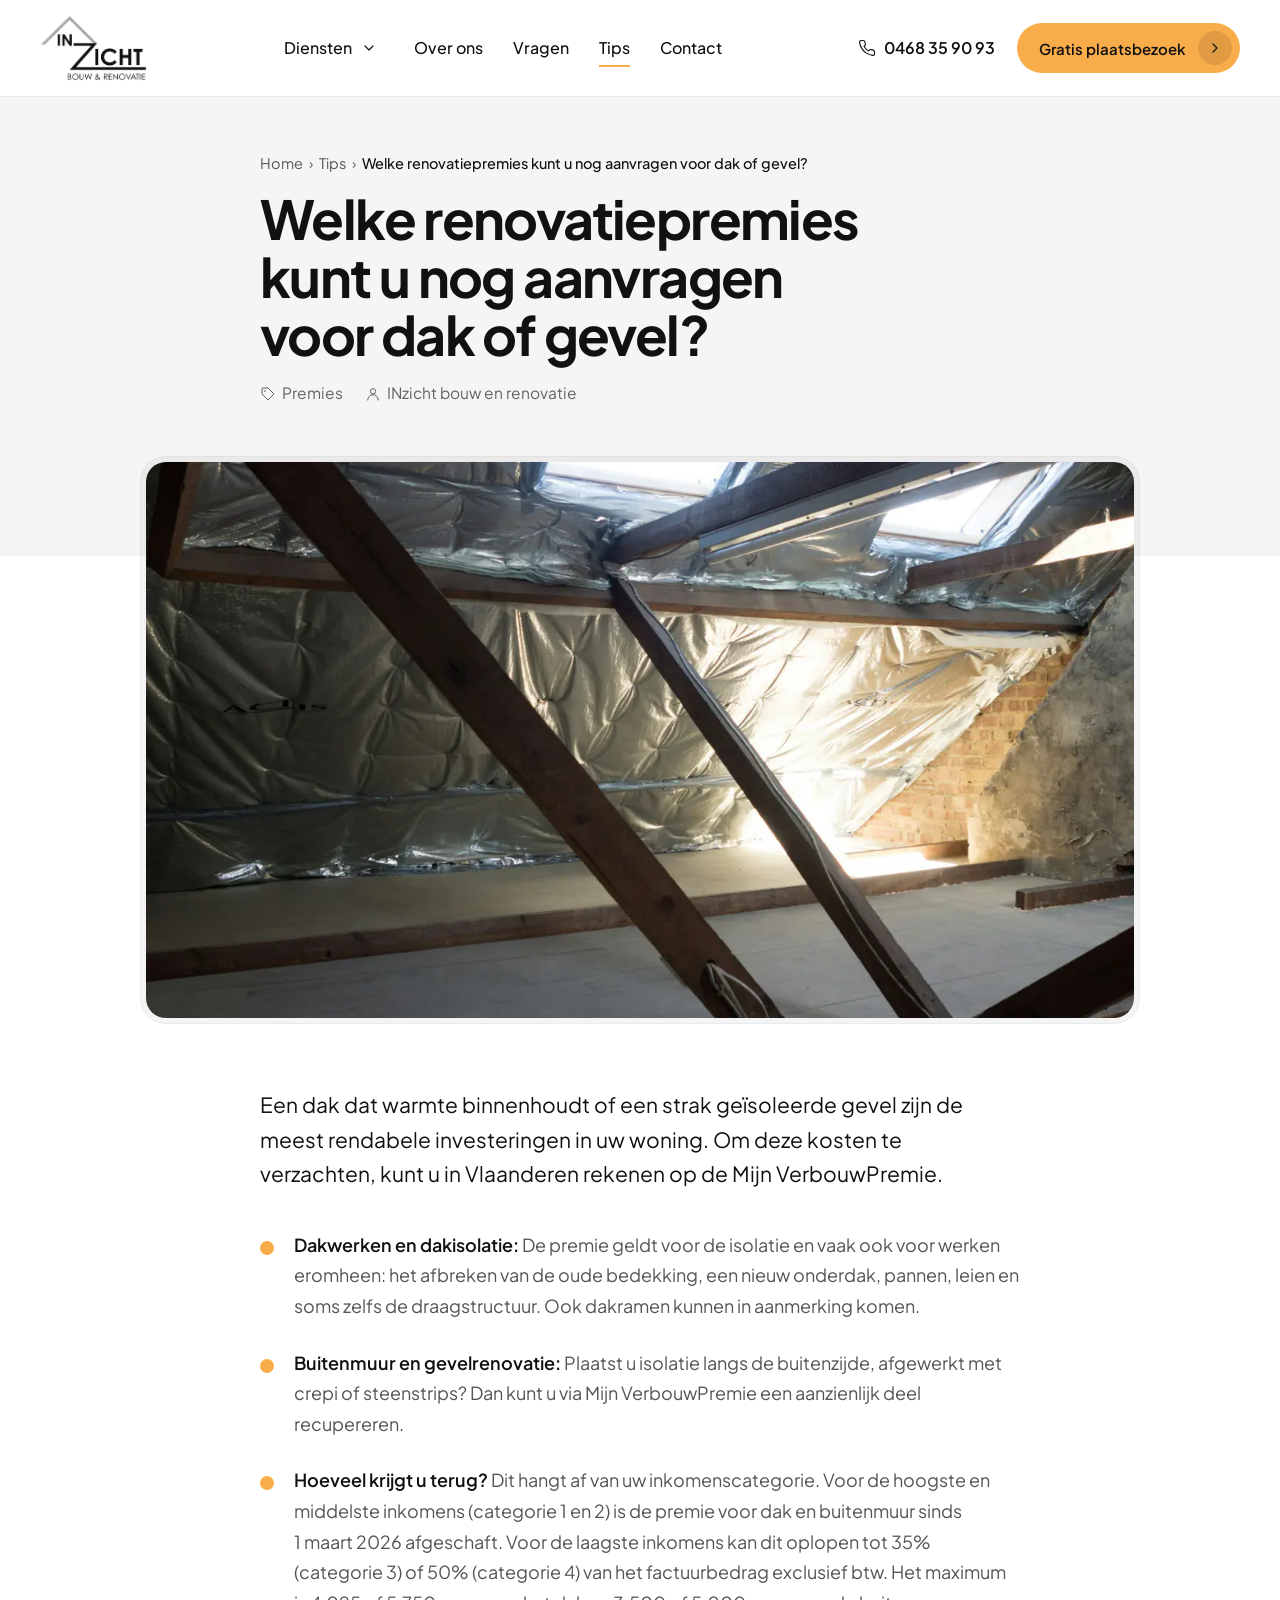
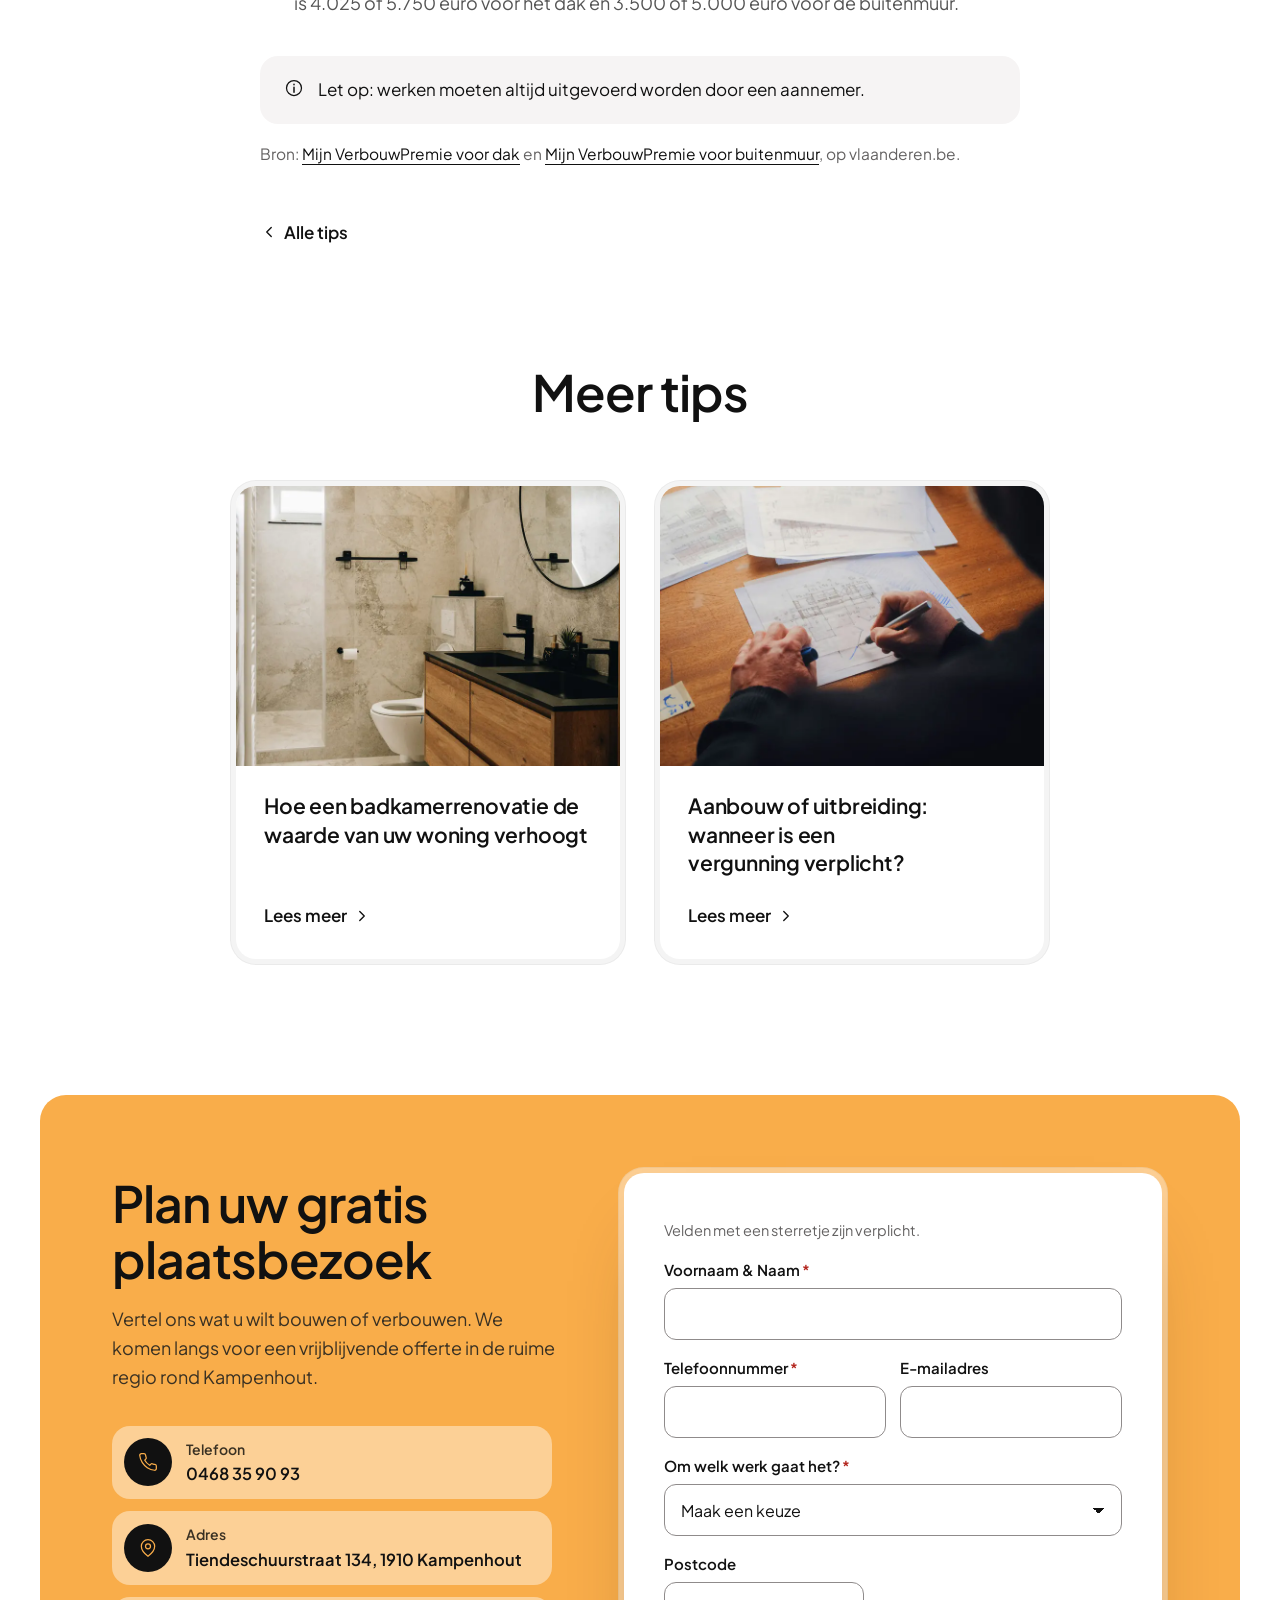
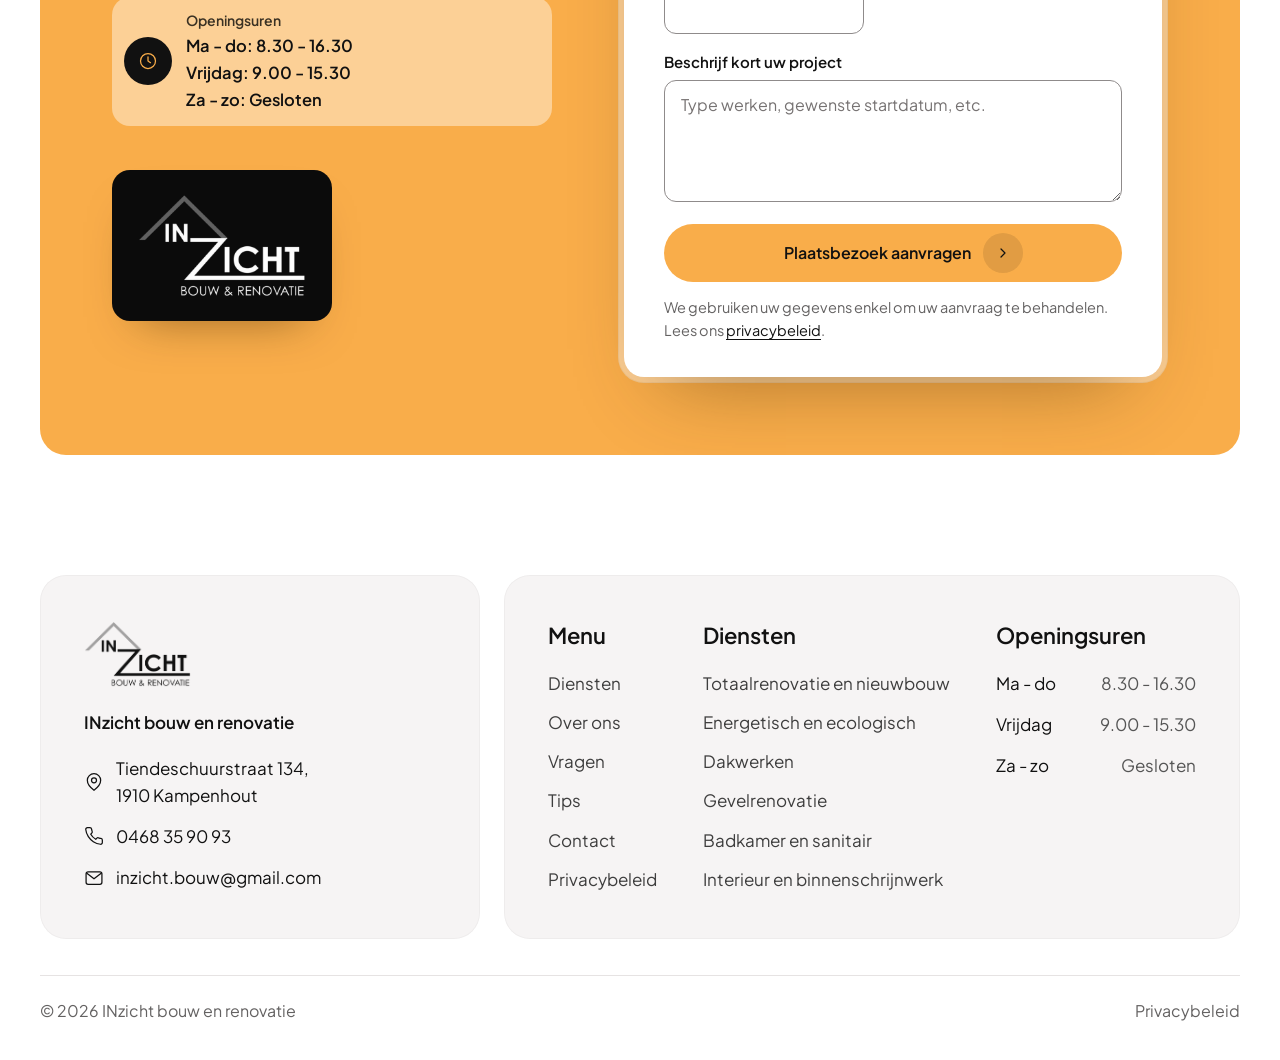
<file: tips/renovatiepremies-dak-gevel/index.html>
<!doctype html>
<html lang="nl-BE" class="no-js">
<head>
<meta charset="utf-8">
<meta name="viewport" content="width=device-width, initial-scale=1">
<title>Welke renovatiepremies kunt u nog aanvragen voor dak of gevel? · INzicht</title>
<meta name="description" content="Een dak dat warmte binnenhoudt of een strak geïsoleerde gevel zijn de meest rendabele investeringen in uw woning.">
<meta name="robots" content="noindex, nofollow">
<link rel="canonical" href="https://mohammeddaoudi-hue.github.io/inzicht-bouw/tips/renovatiepremies-dak-gevel/">
<meta name="theme-color" content="#0b0b0b">
<meta property="og:type" content="article">
<meta property="og:locale" content="nl_BE">
<meta property="og:site_name" content="INzicht bouw en renovatie">
<meta property="og:title" content="Welke renovatiepremies kunt u nog aanvragen voor dak of gevel? · INzicht">
<meta property="og:description" content="Een dak dat warmte binnenhoudt of een strak geïsoleerde gevel zijn de meest rendabele investeringen in uw woning.">
<meta property="og:url" content="https://mohammeddaoudi-hue.github.io/inzicht-bouw/tips/renovatiepremies-dak-gevel/">
<meta property="og:image" content="https://mohammeddaoudi-hue.github.io/inzicht-bouw/img/og.jpg">
<meta property="og:image:width" content="1200">
<meta property="og:image:height" content="630">
<meta property="og:image:alt" content="Logo van INzicht bouw en renovatie op een foto van een gerenoveerde woning">
<meta name="twitter:card" content="summary_large_image">
<link rel="icon" href="../../img/favicon.png" type="image/png">
<link rel="apple-touch-icon" href="../../img/apple-touch-icon.png">
<link rel="preload" href="../../fonts/pjs-latin.woff2" as="font" type="font/woff2" crossorigin>
<link rel="stylesheet" href="../../styles.css?v=muyq9aop">
<script>document.documentElement.className='js';setTimeout(function(){if(!window.__inzicht)document.documentElement.classList.add('reveal-klaar')},1500)</script>
<script type="application/ld+json">{"@context":"https://schema.org","@type":"BreadcrumbList","itemListElement":[{"@type":"ListItem","position":1,"name":"Home","item":"https://mohammeddaoudi-hue.github.io/inzicht-bouw/"},{"@type":"ListItem","position":2,"name":"Tips","item":"https://mohammeddaoudi-hue.github.io/inzicht-bouw/tips/"},{"@type":"ListItem","position":3,"name":"Welke renovatiepremies kunt u nog aanvragen voor dak of gevel?","item":"https://mohammeddaoudi-hue.github.io/inzicht-bouw/tips/renovatiepremies-dak-gevel/"}]}</script>
<script type="application/ld+json">{"@context":"https://schema.org","@type":"Article","headline":"Welke renovatiepremies kunt u nog aanvragen voor dak of gevel?","inLanguage":"nl-BE","image":"https://mohammeddaoudi-hue.github.io/inzicht-bouw/img/d-eco-2-1600.jpg","datePublished":"2026-10-07","dateModified":"2026-10-07","author":{"@type":"Organization","name":"INzicht bouw en renovatie","url":"https://mohammeddaoudi-hue.github.io/inzicht-bouw/"},"publisher":{"@type":"Organization","name":"INzicht bouw en renovatie","logo":{"@type":"ImageObject","url":"https://mohammeddaoudi-hue.github.io/inzicht-bouw/img/logo-ink.png"}},"mainEntityOfPage":"https://mohammeddaoudi-hue.github.io/inzicht-bouw/tips/renovatiepremies-dak-gevel/"}</script>
</head>
<body class="sub">
<svg width="0" height="0" style="position:absolute" aria-hidden="true" focusable="false">
  <defs>
    <symbol id="i-chev" viewBox="0 0 24 24"><path d="m9 6 6 6-6 6" fill="none" stroke="currentColor" stroke-width="1.8" stroke-linecap="round" stroke-linejoin="round"/></symbol>
    <symbol id="i-down" viewBox="0 0 24 24"><path d="m6 9 6 6 6-6" fill="none" stroke="currentColor" stroke-width="1.8" stroke-linecap="round" stroke-linejoin="round"/></symbol>
    <symbol id="i-terug" viewBox="0 0 24 24"><path d="m15 6-6 6 6 6" fill="none" stroke="currentColor" stroke-width="1.8" stroke-linecap="round" stroke-linejoin="round"/></symbol>
    <symbol id="i-arrow" viewBox="0 0 24 24"><path d="M7 17 17 7M8 7h9v9" fill="none" stroke="currentColor" stroke-width="1.8" stroke-linecap="round" stroke-linejoin="round"/></symbol>
    <symbol id="i-vink" viewBox="0 0 24 24"><path d="m5 12.5 4.2 4.2L19 7" fill="none" stroke="currentColor" stroke-width="2.2" stroke-linecap="round" stroke-linejoin="round"/></symbol>
    <symbol id="i-phone" viewBox="0 0 24 24"><path d="M22 16.9v3a2 2 0 0 1-2.2 2 19.8 19.8 0 0 1-8.6-3.1 19.5 19.5 0 0 1-6-6A19.8 19.8 0 0 1 2.1 4.2 2 2 0 0 1 4.1 2h3a2 2 0 0 1 2 1.7c.1 1 .4 1.9.7 2.8a2 2 0 0 1-.5 2.1L8.1 9.9a16 16 0 0 0 6 6l1.3-1.3a2 2 0 0 1 2.1-.4c.9.3 1.8.6 2.8.7a2 2 0 0 1 1.7 2Z" fill="none" stroke="currentColor" stroke-width="1.5" stroke-linecap="round" stroke-linejoin="round"/></symbol>
    <symbol id="i-pin" viewBox="0 0 24 24"><path d="M20 10c0 6-8 12-8 12s-8-6-8-12a8 8 0 0 1 16 0Z" fill="none" stroke="currentColor" stroke-width="1.5" stroke-linejoin="round"/><circle cx="12" cy="10" r="3" fill="none" stroke="currentColor" stroke-width="1.5"/></symbol>
    <symbol id="i-mail" viewBox="0 0 24 24"><rect x="2.5" y="4.5" width="19" height="15" rx="2.5" fill="none" stroke="currentColor" stroke-width="1.5"/><path d="m3 6 9 7 9-7" fill="none" stroke="currentColor" stroke-width="1.5" stroke-linejoin="round"/></symbol>
    <symbol id="i-klok" viewBox="0 0 24 24"><circle cx="12" cy="12" r="9" fill="none" stroke="currentColor" stroke-width="1.5"/><path d="M12 7v5l3 2" fill="none" stroke="currentColor" stroke-width="1.5" stroke-linecap="round" stroke-linejoin="round"/></symbol>
    <symbol id="i-user" viewBox="0 0 24 24"><circle cx="12" cy="8" r="4" fill="none" stroke="currentColor" stroke-width="1.5"/><path d="M4 21a8 8 0 0 1 16 0" fill="none" stroke="currentColor" stroke-width="1.5" stroke-linecap="round"/></symbol>
    <symbol id="i-tag" viewBox="0 0 24 24"><path d="M3 12V4a1 1 0 0 1 1-1h8l9 9-9 9Z" fill="none" stroke="currentColor" stroke-width="1.5" stroke-linejoin="round"/><circle cx="7.5" cy="7.5" r="1.3" fill="currentColor"/></symbol>
    <symbol id="i-info" viewBox="0 0 24 24"><circle cx="12" cy="12" r="9" fill="none" stroke="currentColor" stroke-width="1.5"/><path d="M12 11v6M12 7.5v.5" fill="none" stroke="currentColor" stroke-width="1.8" stroke-linecap="round"/></symbol>
    <symbol id="i-plan" viewBox="0 0 32 32"><g fill="none" stroke="currentColor" stroke-width="1.4" stroke-linecap="round" stroke-linejoin="round"><path d="M5 27V6a1 1 0 0 1 1-1h20a1 1 0 0 1 1 1v21Z"/><path d="M5 13h9v9M14 5v4M19 13h8M19 13v6"/><path d="M9 27v-2M13 27v-2M17 27v-2M21 27v-2"/></g></symbol>
    <symbol id="i-helm" viewBox="0 0 24 24"><g fill="none" stroke="currentColor" stroke-width="1.3" stroke-linecap="round" stroke-linejoin="round"><path d="M10 10V5a1 1 0 0 1 1-1h2a1 1 0 0 1 1 1v5"/><path d="M14 6a6 6 0 0 1 6 6v3"/><path d="M4 15v-3a6 6 0 0 1 6-6"/><rect x="2" y="15" width="20" height="4" rx="1"/></g></symbol>
    <symbol id="i-verslag" viewBox="0 0 32 32"><g fill="none" stroke="currentColor" stroke-width="1.4" stroke-linecap="round" stroke-linejoin="round"><path d="M8 4h11l6 6v17a1 1 0 0 1-1 1H8a1 1 0 0 1-1-1V5a1 1 0 0 1 1-1Z"/><path d="M19 4v6h6M11 16h10M11 20h10M11 24h6"/></g></symbol>
    <symbol id="i-x" viewBox="0 0 24 24"><path d="M6 6l12 12M18 6 6 18" fill="none" stroke="currentColor" stroke-width="1.8" stroke-linecap="round"/></symbol>
  </defs>
</svg>
<a class="skip" href="#inhoud">Naar de inhoud</a>
<header class="nav" id="top">
  <div class="wrap nav__in">
    <a class="nav__logo" href="../../" aria-label="INzicht bouw en renovatie, naar de homepage">
      <img class="nav__logo-ink" src="../../img/logo-ink.png" width="227" height="140" alt="">
    </a>
    <nav class="nav__links" aria-label="Hoofdmenu">
      <div class="drop">
        <a href="../../diensten/" class="drop__link">Diensten</a>
        <button class="drop__knop" type="button" aria-expanded="false" aria-controls="drop-diensten" aria-label="Diensten tonen"><svg width="16" height="16" aria-hidden="true" focusable="false"><use href="#i-down"/></svg></button>
        <div class="drop__menu" id="drop-diensten">
          <ul>
            <li><a href="../../diensten/#totaalrenovatie-en-nieuwbouw"><span class="drop__nr">01</span>Totaalrenovatie en nieuwbouw</a></li>
            <li><a href="../../diensten/#energetisch-en-ecologisch"><span class="drop__nr">02</span>Energetisch en ecologisch</a></li>
            <li><a href="../../diensten/#dakwerken"><span class="drop__nr">03</span>Dakwerken</a></li>
            <li><a href="../../diensten/#gevelrenovatie"><span class="drop__nr">04</span>Gevelrenovatie</a></li>
            <li><a href="../../diensten/#badkamer-en-sanitair"><span class="drop__nr">05</span>Badkamer en sanitair</a></li>
            <li><a href="../../diensten/#interieur-en-binnenschrijnwerk"><span class="drop__nr">06</span>Interieur en binnenschrijnwerk</a></li>
          </ul>
        </div>
      </div>
      <a href="../../over-ons/">Over ons</a>
      <a href="../../vragen/">Vragen</a>
      <a href="../../tips/" aria-current="page">Tips</a>
      <a href="../../contact/">Contact</a>
    </nav>
    <div class="nav__acties">
      <a class="nav__tel" href="tel:+32468359093"><svg width="18" height="18" aria-hidden="true" focusable="false"><use href="#i-phone"/></svg>0468 35 90 93</a>
      <a class="knop knop--accent knop--klein" href="#plaatsbezoek" data-naar-form>Gratis plaatsbezoek<span class="knop__ic"><svg width="16" height="16" aria-hidden="true" focusable="false"><use href="#i-chev"/></svg></span></a>
      <button class="burger" type="button" aria-label="Menu openen" aria-expanded="false" aria-controls="mobmenu"><span class="burger__lijn"></span><span class="burger__lijn"></span></button>
    </div>
  </div>
</header>
<div class="mob" id="mobmenu" hidden>
  <nav class="mob__links" aria-label="Mobiel menu">
    <a href="../../diensten/">Diensten</a>
    <a href="../../over-ons/">Over ons</a>
    <a href="../../vragen/">Vragen</a>
    <a href="../../tips/" aria-current="page">Tips</a>
    <a href="../../contact/">Contact</a>
  </nav>
  <div class="mob__cta">
    <a class="knop knop--accent knop--vol" href="#plaatsbezoek" data-naar-form>Gratis plaatsbezoek<span class="knop__ic"><svg width="16" height="16" aria-hidden="true" focusable="false"><use href="#i-chev"/></svg></span></a>
    <a class="knop knop--rand-wit knop--vol" href="tel:+32468359093"><svg width="18" height="18" aria-hidden="true" focusable="false"><use href="#i-phone"/></svg>0468 35 90 93</a>
  </div>
</div>
<main id="inhoud">
<article class="artikel">
  <header class="artikel__kop">
    <div class="wrap wrap--smal">
      <nav class="kruimel" aria-label="Kruimelpad"><ol><li><a href="../../">Home</a></li><li><a href="../../tips/">Tips</a></li><li><span aria-current="page">Welke renovatiepremies kunt u nog aanvragen voor dak of gevel?</span></li></ol></nav>
      <h1 class="artikel__titel">Welke renovatiepremies kunt u nog aanvragen voor dak of gevel?</h1>
      <p class="artikel__meta"><span><svg width="16" height="16" aria-hidden="true" focusable="false"><use href="#i-tag"/></svg>Premies</span><span><svg width="16" height="16" aria-hidden="true" focusable="false"><use href="#i-user"/></svg>INzicht bouw en renovatie</span></p>
    </div>
  </header>
  <div class="wrap wrap--midden">
    <div class="artikel__beeld kader">
      <picture>
        <source type="image/webp" srcset="../../img/d-eco-2-800.webp 800w, ../../img/d-eco-2-1200.webp 1200w, ../../img/d-eco-2-1600.webp 1600w" sizes="(max-width: 1000px) calc(100vw - 60px), 988px">
        <img src="../../img/d-eco-2-800.jpg" srcset="../../img/d-eco-2-800.jpg 800w, ../../img/d-eco-2-1200.jpg 1200w, ../../img/d-eco-2-1600.jpg 1600w" sizes="(max-width: 1000px) calc(100vw - 60px), 988px" width="1600" height="1200" alt="Zolder met nieuwe isolatie en dakramen" fetchpriority="high" decoding="async">
      </picture>
    </div>
  </div>
  <div class="wrap wrap--smal artikel__body">
    <p class="artikel__intro">Een dak dat warmte binnenhoudt of een strak geïsoleerde gevel zijn de meest rendabele investeringen in uw woning. Om deze kosten te verzachten, kunt u in Vlaanderen rekenen op de Mijn VerbouwPremie.</p>
    <ul class="artikel__lijst">
      <li><strong>Dakwerken en dakisolatie:</strong> De premie geldt voor de isolatie en vaak ook voor werken eromheen: het afbreken van de oude bedekking, een nieuw onderdak, pannen, leien en soms zelfs de draagstructuur. Ook dakramen kunnen in aanmerking komen.</li>
      <li><strong>Buitenmuur en gevelrenovatie:</strong> Plaatst u isolatie langs de buitenzijde, afgewerkt met crepi of steenstrips? Dan kunt u via Mijn VerbouwPremie een aanzienlijk deel recupereren.</li>
      <li><strong>Hoeveel krijgt u terug?</strong> Dit hangt af van uw inkomenscategorie. Voor de hoogste en middelste inkomens (categorie 1 en 2) is de premie voor dak en buitenmuur sinds 1 maart 2026 afgeschaft. Voor de laagste inkomens kan dit oplopen tot 35% (categorie 3) of 50% (categorie 4) van het factuurbedrag exclusief btw. Het maximum is 4.025 of 5.750 euro voor het dak en 3.500 of 5.000 euro voor de buitenmuur.</li>
    </ul>
    <p class="artikel__noot"><svg width="20" height="20" aria-hidden="true" focusable="false"><use href="#i-info"/></svg><span>Let op: werken moeten altijd uitgevoerd worden door een aannemer.</span></p>
    <p class="artikel__bron">Bron: <a href="https://www.vlaanderen.be/premies-voor-renovatie/mijn-verbouwpremie/mijn-verbouwpremie-voor-dak" rel="noopener" target="_blank">Mijn VerbouwPremie voor dak</a> en <a href="https://www.vlaanderen.be/premies-voor-renovatie/mijn-verbouwpremie/mijn-verbouwpremie-voor-buitenmuur" rel="noopener" target="_blank">Mijn VerbouwPremie voor buitenmuur</a>, op vlaanderen.be.</p>
    <a class="link artikel__terug" href="../../tips/"><svg width="18" height="18" aria-hidden="true" focusable="false"><use href="#i-terug"/></svg>Alle tips</a>
  </div>
</article>
<section class="tips tips--meer" aria-labelledby="meer-kop">
  <div class="wrap">
    <h2 class="h2 h2--midden" id="meer-kop">Meer tips</h2>
    <div class="tips__rij tips__rij--twee">
      <article class="tip kader">
        <a class="tip__kern" href="../../tips/badkamerrenovatie-waarde-woning/">
          <div class="tip__foto"><picture>
        <source type="image/webp" srcset="../../img/d-bad-3-800.webp 800w, ../../img/d-bad-3-1200.webp 1200w, ../../img/d-bad-3-1600.webp 1600w" sizes="(max-width: 1000px) calc(100vw - 60px), 384px">
        <img src="../../img/d-bad-3-800.jpg" srcset="../../img/d-bad-3-800.jpg 800w, ../../img/d-bad-3-1200.jpg 1200w, ../../img/d-bad-3-1600.jpg 1600w" sizes="(max-width: 1000px) calc(100vw - 60px), 384px" width="1600" height="1200" alt="Badkamer met beige tegels, een houten badmeubel met twee wastafels en een inloopdouche" loading="lazy" decoding="async">
      </picture></div>
          <div class="tip__body">
            <h3 class="tip__kop">Hoe een badkamerrenovatie de waarde van uw woning verhoogt</h3>

            <span class="link">Lees meer<svg width="18" height="18" aria-hidden="true" focusable="false"><use href="#i-chev"/></svg></span>
          </div>
        </a>
      </article>
      <article class="tip kader">
        <a class="tip__kern" href="../../tips/aanbouw-vergunning/">
          <div class="tip__foto"><picture>
        <source type="image/webp" srcset="../../img/werkwijze-hero-800.webp 800w, ../../img/werkwijze-hero-1200.webp 1200w, ../../img/werkwijze-hero-1600.webp 1600w" sizes="(max-width: 1000px) calc(100vw - 60px), 384px">
        <img src="../../img/werkwijze-hero-800.jpg" srcset="../../img/werkwijze-hero-800.jpg 800w, ../../img/werkwijze-hero-1200.jpg 1200w, ../../img/werkwijze-hero-1600.jpg 1600w" sizes="(max-width: 1000px) calc(100vw - 60px), 384px" width="1600" height="1200" alt="Handen die een bouwplan tekenen op een houten tafel" loading="lazy" decoding="async">
      </picture></div>
          <div class="tip__body">
            <h3 class="tip__kop">Aanbouw of uitbreiding: wanneer is een vergunning verplicht?</h3>

            <span class="link">Lees meer<svg width="18" height="18" aria-hidden="true" focusable="false"><use href="#i-chev"/></svg></span>
          </div>
        </a>
      </article>
    </div>
  </div>
</section>
<section class="plaats" id="plaatsbezoek" aria-labelledby="plaats-kop">
  <div class="wrap">
    <div class="plaats__blok" data-reveal>
      <div class="plaats__tekst">
        <h2 class="h2" id="plaats-kop">Plan uw gratis plaatsbezoek</h2>
        <p class="plaats__lede">Vertel ons wat u wilt bouwen of verbouwen. We komen langs voor een vrijblijvende offerte in de ruime regio rond Kampenhout.</p>
        <ul class="plaats__info">
          <li><span class="plaats__info-ic"><svg width="20" height="20" aria-hidden="true" focusable="false"><use href="#i-phone"/></svg></span><span><b>Telefoon</b><a href="tel:+32468359093">0468 35 90 93</a></span></li>
          <li><span class="plaats__info-ic"><svg width="20" height="20" aria-hidden="true" focusable="false"><use href="#i-pin"/></svg></span><span><b>Adres</b><span>Tiendeschuurstraat 134, <span class="nw">1910 Kampenhout</span></span></span></li>
          <li><span class="plaats__info-ic"><svg width="20" height="20" aria-hidden="true" focusable="false"><use href="#i-klok"/></svg></span><span><b>Openingsuren</b><span>Ma - do: 8.30 - 16.30<br>Vrijdag: 9.00 - 15.30<br>Za - zo: Gesloten</span></span></li>
        </ul>
        <img class="plaats__logo" src="../../img/logo-tegel.png" width="640" height="440" alt="" loading="lazy" decoding="async">
      </div>
      <div class="plaats__form kader">
        <div class="plaats__formkern">
          <form class="aanvraag" id="aanvraag-onder" action="mailto:inzicht.bouw@gmail.com" method="post" enctype="text/plain" novalidate data-aanvraag>
        <div class="aanvraag__stap" data-stap="form">
          
          <p class="aanvraag__verplicht">Velden met een sterretje zijn verplicht.</p>
          <div class="veld">
            <label for="aanvraag-onder-naam">Voornaam &amp; Naam<span class="ster" aria-hidden="true">*</span></label>
            <input id="aanvraag-onder-naam" name="naam" type="text" autocomplete="name" aria-required="true" aria-describedby="aanvraag-onder-naam-fout">
            <p class="veld__fout" id="aanvraag-onder-naam-fout" hidden></p>
          </div>
          <div class="veld-rij">
            <div class="veld">
            <label for="aanvraag-onder-tel">Telefoonnummer<span class="ster" aria-hidden="true">*</span></label>
            <input id="aanvraag-onder-tel" name="tel" type="tel" autocomplete="tel" aria-required="true" inputmode="tel" aria-describedby="aanvraag-onder-tel-fout">
            <p class="veld__fout" id="aanvraag-onder-tel-fout" hidden></p>
          </div>
            <div class="veld">
            <label for="aanvraag-onder-mail">E-mailadres</label>
            <input id="aanvraag-onder-mail" name="mail" type="email" autocomplete="email" inputmode="email" aria-describedby="aanvraag-onder-mail-fout">
            <p class="veld__fout" id="aanvraag-onder-mail-fout" hidden></p>
          </div>
          </div>
          <div class="veld">
            <label for="aanvraag-onder-werk">Om welk werk gaat het?<span class="ster" aria-hidden="true">*</span></label>
            <select id="aanvraag-onder-werk" name="werk" aria-required="true" aria-describedby="aanvraag-onder-werk-fout">
              <option value="">Maak een keuze</option>
              <option>Totaalrenovatie en nieuwbouw</option><option>Energetisch en ecologisch</option><option>Dakwerken</option><option>Gevelrenovatie</option><option>Badkamer en sanitair</option><option>Interieur en binnenschrijnwerk</option><option>Combinatie of nog te bepalen</option>
            </select>
            <p class="veld__fout" id="aanvraag-onder-werk-fout" hidden></p>
          </div>
          <div class="veld">
            <label for="aanvraag-onder-postcode">Postcode</label>
            <input id="aanvraag-onder-postcode" name="postcode" type="text" autocomplete="postal-code" inputmode="numeric" maxlength="4" data-label="Postcode" aria-describedby="aanvraag-onder-postcode-fout">
            <p class="veld__fout" id="aanvraag-onder-postcode-fout" hidden></p>
          </div>
          <div class="veld">
            <label for="aanvraag-onder-project">Beschrijf kort uw project</label>
            <textarea id="aanvraag-onder-project" name="project" rows="4" maxlength="1000" placeholder="Type werken, gewenste startdatum, etc."></textarea>
          </div>
          <p class="aanvraag__fout" role="alert" hidden></p>
          <button class="knop knop--accent knop--vol" type="submit">Plaatsbezoek aanvragen<span class="knop__ic"><svg width="16" height="16" aria-hidden="true" focusable="false"><use href="#i-chev"/></svg></span></button>
          <p class="aanvraag__klein">We gebruiken uw gegevens enkel om uw aanvraag te behandelen. Lees ons <a href="../../privacy/">privacybeleid</a>.</p>
        </div>
        <div class="aanvraag__stap aanvraag__klaar" data-stap="klaar" hidden tabindex="-1">
          <span class="aanvraag__vink" aria-hidden="true"><svg width="26" height="26" aria-hidden="true" focusable="false"><use href="#i-vink"/></svg></span>
          <h2 class="aanvraag__kop" data-klaar-kop>Uw e-mail staat klaar</h2>
          <p class="aanvraag__sub" role="status" data-klaar-tekst>Uw e-mailprogramma opent met uw aanvraag. Verstuur die e-mail om uw aanvraag af te ronden.</p>
          <p class="aanvraag__uitweg">Rechtstreeks contact kan altijd: <a href="tel:+32468359093">0468 35 90 93</a> of <a href="mailto:inzicht.bouw@gmail.com">inzicht.bouw@gmail.com</a>.</p>
          <div class="aanvraag__acties">
            <button class="knop knop--rand" type="button" data-kopieer>Kopieer uw aanvraag</button>
            <button class="knop knop--rand" type="button" data-terug>Terug naar uw aanvraag</button>
          </div>
        </div>
      </form>
        </div>
      </div>
    </div>
  </div>
</section>
</main>
<footer class="voet">
  <div class="wrap">
    <div class="voet__grid">
      <div class="voet__kaart voet__merk">
        <img class="voet__logo" src="../../img/logo-ink.png" width="227" height="140" alt="INzicht bouw en renovatie" loading="lazy">
        <p class="voet__naam">INzicht bouw en renovatie</p>
        <ul class="voet__contact">
          <li><svg width="20" height="20" aria-hidden="true" focusable="false"><use href="#i-pin"/></svg><span>Tiendeschuurstraat 134, <span class="nw">1910 Kampenhout</span></span></li>
          <li><svg width="20" height="20" aria-hidden="true" focusable="false"><use href="#i-phone"/></svg><a href="tel:+32468359093">0468 35 90 93</a></li>
          <li><svg width="20" height="20" aria-hidden="true" focusable="false"><use href="#i-mail"/></svg><a href="mailto:inzicht.bouw@gmail.com">inzicht.bouw@gmail.com</a></li>
        </ul>
      </div>
      <div class="voet__kaart voet__kolommen">
        <div>
          <h2 class="voet__kop">Menu</h2>
          <ul class="voet__lijst">
            <li><a href="../../diensten/">Diensten</a></li>
            <li><a href="../../over-ons/">Over ons</a></li>
            <li><a href="../../vragen/">Vragen</a></li>
            <li><a href="../../tips/">Tips</a></li>
            <li><a href="../../contact/">Contact</a></li>
            <li><a href="../../privacy/">Privacybeleid</a></li>
          </ul>
        </div>
        <div>
          <h2 class="voet__kop">Diensten</h2>
          <ul class="voet__lijst">
            <li><a href="../../diensten/#totaalrenovatie-en-nieuwbouw">Totaalrenovatie en nieuwbouw</a></li>
            <li><a href="../../diensten/#energetisch-en-ecologisch">Energetisch en ecologisch</a></li>
            <li><a href="../../diensten/#dakwerken">Dakwerken</a></li>
            <li><a href="../../diensten/#gevelrenovatie">Gevelrenovatie</a></li>
            <li><a href="../../diensten/#badkamer-en-sanitair">Badkamer en sanitair</a></li>
            <li><a href="../../diensten/#interieur-en-binnenschrijnwerk">Interieur en binnenschrijnwerk</a></li>
          </ul>
        </div>
        <div>
          <h2 class="voet__kop">Openingsuren</h2>
          <dl class="voet__uren">
            <div><dt>Ma - do</dt><dd>8.30 - 16.30</dd></div>
            <div><dt>Vrijdag</dt><dd>9.00 - 15.30</dd></div>
            <div><dt>Za - zo</dt><dd>Gesloten</dd></div>
          </dl>
        </div>
      </div>
    </div>
    <div class="voet__onder">
      <p>© 2026 INzicht bouw en renovatie</p>
      <a href="../../privacy/">Privacybeleid</a>
    </div>
  </div>
  <a class="fab" href="tel:+32468359093" aria-label="Bel 0468 35 90 93"><svg width="24" height="24" aria-hidden="true" focusable="false"><use href="#i-phone"/></svg></a>
</footer>
<script src="../../site.js?v=muyq9aop" defer></script>
</body>
</html>
</file>
<file: styles.css>
/* INzicht – bouw en renovatie
   Template: RoofPro (gele variant). Home-hero = foto vol scherm + donkere laag + witte tekst.
   Subpagina's = abgroep-opbouw (split-hero, afwisselende dienstrijen, aanvraagformulier onderaan).
   Kleuren: zwart + dakgrijs uit het logo, accent #f9ad4a van hun huidige site.
   Beweging: rustige curve, alleen opacity en transform, geen stuiter. */

@font-face {
  font-family: "Plus Jakarta Sans";
  font-style: normal;
  font-weight: 400 700;
  font-display: swap;
  src: url("fonts/pjs-latin.woff2") format("woff2");
  unicode-range: U+0000-00FF, U+0131, U+0152-0153, U+02BB-02BC, U+02C6, U+02DA, U+02DC, U+0304, U+0308, U+0329, U+2000-206F, U+20AC, U+2122, U+2191, U+2193, U+2212, U+2215, U+FEFF, U+FFFD;
}
@font-face {
  font-family: "Plus Jakarta Sans";
  font-style: normal;
  font-weight: 400 700;
  font-display: swap;
  src: url("fonts/pjs-latin-ext.woff2") format("woff2");
  unicode-range: U+0100-02BA, U+02BD-02C5, U+02C7-02CC, U+02CE-02D7, U+02DD-02FF, U+0304, U+0308, U+0329, U+1D00-1DBF, U+1E00-1E9F, U+1EF2-1EFF, U+2020, U+20A0-20AB, U+20AD-20C0, U+2113, U+2C60-2C7F, U+A720-A7FF;
}

:root {
  --ink: #111111;
  --body: #555555;          /* 7,5:1 op wit */
  --mute: #646262;          /* 5,6:1 op #f5f3f3 */
  --accent: #f9ad4a;
  --accent-hover: #f6a030;
  --accent-tekst: #3a3123;  /* tekst op accent, 9,5:1 */
  --donker: #0b0b0b;
  --donker-2: #1c1c1c;
  --zacht: #f6f4f4;
  --chip: #f1efef;
  --kaart: #f6f4f4;
  --schil: rgba(17, 17, 17, 0.045);
  --lijn: #e6e3e3;
  --wit: #ffffff;
  --fout: #b3261e;

  --wrap: 1200px;
  --goot: 24px;
  --r-s: 12px;
  --r: 18px;
  --r-l: 26px;
  --r-pil: 999px;
  --nav-h: 96px;
  --sectie: 140px;
  --ease: cubic-bezier(0.32, 0.72, 0, 1);
  --snel: 0.45s;
  --schaduw-zacht: 0 1px 2px rgba(17, 17, 17, 0.03), 0 24px 48px -28px rgba(17, 17, 17, 0.18);
}

*, *::before, *::after { box-sizing: border-box; }
html { scroll-behavior: smooth; -webkit-text-size-adjust: 100%; }
body {
  margin: 0;
  background: var(--wit);
  color: var(--body);
  font-family: "Plus Jakarta Sans", system-ui, -apple-system, "Segoe UI", sans-serif;
  font-size: 17px;
  line-height: 1.6;
  -webkit-font-smoothing: antialiased;
  text-rendering: optimizeLegibility;
}
body.menu-open { overflow: hidden; }
img { display: block; max-width: 100%; height: auto; }
picture { display: block; }
a { color: inherit; text-decoration: none; }
button { font: inherit; color: inherit; background: none; border: 0; padding: 0; cursor: pointer; }
h1, h2, h3, p, ul, ol, dl, dd { margin: 0; }
ul, ol { padding: 0; list-style: none; }
[id] { scroll-margin-top: calc(var(--nav-h) + 16px); }
:focus-visible { outline: 2px solid var(--ink); outline-offset: 4px; border-radius: 6px; }
.diensten :focus-visible, .hero :focus-visible, .banner :focus-visible, .mob :focus-visible, .contact__gegevens :focus-visible, .is-home .nav:not(.is-gescrold) :focus-visible { outline-color: var(--accent); }
/* witte vlakken binnen die zones krijgen weer een donkere ring: geel op wit haalt geen 3:1 */
.diensten .paneel__kern :focus-visible, .is-home .nav .drop__menu :focus-visible, .is-home.menu-open .nav :focus-visible { outline-color: var(--ink); }
.nw { white-space: nowrap; }
.vh { position: absolute !important; width: 1px; height: 1px; overflow: hidden; clip: rect(0 0 0 0); white-space: nowrap; }

.wrap { width: 100%; max-width: calc(var(--wrap) + 2 * var(--goot)); margin: 0 auto; padding: 0 var(--goot); }
.wrap--smal { max-width: calc(760px + 2 * var(--goot)); }
.wrap--midden { max-width: calc(1000px + 2 * var(--goot)); }

.skip {
  position: fixed; left: 16px; top: -60px; z-index: 60;
  background: var(--ink); color: var(--wit); padding: 12px 18px; border-radius: var(--r-s); font-weight: 600;
  transition: top var(--snel) var(--ease);
}
.skip:focus { top: 16px; }

.h2 {
  font-size: 50px;
  line-height: 1.12;
  font-weight: 600;
  letter-spacing: -0.02em;
  color: var(--ink);
  text-wrap: balance;
}
.h2--wit { color: var(--wit); }
.h2--midden { text-align: center; margin-left: auto; margin-right: auto; }
.dim { color: var(--mute); }

/* Onthulling bij het scrollen: alleen doorzichtigheid, rustig. Failsafe: zonder script na 1,5 s zichtbaar. */
.js [data-reveal] { opacity: 0; transition: opacity var(--snel) var(--ease); }
.js [data-reveal].is-zichtbaar, .reveal-klaar [data-reveal] { opacity: 1; }

/* "Kader": buitenschil met dunne rand en de inhoud erin, concentrische hoeken */
.kader {
  padding: 6px;
  background: var(--schil);
  border-radius: var(--r-l);
  box-shadow: inset 0 0 0 1px rgba(17, 17, 17, 0.04);
}
.kader > picture img, .kader > picture, .kader img { border-radius: calc(var(--r-l) - 6px); }
.kader--donker { background: rgba(255, 255, 255, 0.07); box-shadow: inset 0 0 0 1px rgba(255, 255, 255, 0.08); }

/* ══ KNOPPEN: pil, met het pijltje in een eigen rondje ══ */
.knop {
  position: relative;
  display: inline-flex; align-items: center; justify-content: center; gap: 12px;
  min-height: 58px; padding: 0 8px 0 28px;
  border-radius: var(--r-pil);
  font-size: 16px; font-weight: 600; line-height: 1;
  color: var(--ink);
  white-space: nowrap;
  transition: background-color var(--snel) var(--ease), border-color var(--snel) var(--ease), color var(--snel) var(--ease), transform var(--snel) var(--ease);
}
.knop:active { transform: scale(0.98); }
.knop > svg { flex: none; }
.knop:not(:has(.knop__ic)) { padding-right: 28px; }
.knop__ic {
  width: 40px; height: 40px; border-radius: 50%; flex: none;
  display: grid; place-items: center;
  background: rgba(17, 17, 17, 0.1);
  transition: transform var(--snel) var(--ease), background-color var(--snel) var(--ease);
}
.knop:hover .knop__ic { transform: translateX(2px); }
.knop--accent { background: var(--accent); }
.knop--accent:hover { background: var(--accent-hover); }
.knop--ink { background: var(--ink); color: var(--wit); }
.knop--ink .knop__ic { background: rgba(255, 255, 255, 0.14); }
.knop--ink:hover { background: #000; }
.knop--rand { border: 1.5px solid rgba(17, 17, 17, 0.6); padding-right: 28px; }
.knop--rand:hover { background: var(--ink); color: var(--wit); border-color: var(--ink); }
.knop--rand-wit { border: 1.5px solid rgba(255, 255, 255, 0.55); color: var(--wit); padding-right: 28px; }
.knop--rand-wit:hover { background: var(--wit); color: var(--ink); border-color: var(--wit); }
.knop--vol { width: 100%; }
.knop--klein { min-height: 50px; padding-left: 22px; font-size: 15px; }
.knop--klein .knop__ic { width: 34px; height: 34px; }
.knop[aria-busy="true"] { opacity: 0.7; pointer-events: none; }

.link {
  display: inline-flex; align-items: center; gap: 6px;
  font-size: 17px; font-weight: 600; color: var(--ink);
}
.link svg { transition: transform var(--snel) var(--ease); }
.link:hover svg { transform: translateX(3px); }

/* ══ NAV ══ */
.nav {
  position: fixed; top: 0; left: 0; right: 0; z-index: 40;
  background: transparent;
  transition: background-color var(--snel) var(--ease), box-shadow var(--snel) var(--ease);
}
.nav.is-gescrold, .sub .nav { background: rgba(255, 255, 255, 0.94); backdrop-filter: blur(14px); -webkit-backdrop-filter: blur(14px); box-shadow: 0 1px 0 rgba(17, 17, 17, 0.06); }
.nav__in { height: var(--nav-h); display: flex; align-items: center; justify-content: space-between; gap: 24px; }
.nav__logo { display: block; position: relative; flex: none; }
.nav__logo img { height: 66px; width: auto; transition: opacity var(--snel) var(--ease); }
.nav__logo-ink { position: absolute; left: 0; top: 0; opacity: 0; }
/* het witte logo staat alleen op de home; op subpagina's draagt het donkere logo de maat */
.sub .nav__logo-ink { position: static; }
.nav.is-gescrold .nav__logo-wit, .sub .nav__logo-wit { opacity: 0; }
.nav.is-gescrold .nav__logo-ink, .sub .nav__logo-ink { opacity: 1; }
.nav__links { display: flex; align-items: center; gap: 30px; }
.nav__links > a, .drop__link { font-size: 16px; font-weight: 500; color: var(--wit); padding: 8px 0; position: relative; transition: color var(--snel) var(--ease); }
.nav__links > a::after, .drop__link::after {
  content: ""; position: absolute; left: 0; right: 0; bottom: 2px; height: 2px;
  background: var(--accent); transform: scaleX(0); transform-origin: left; transition: transform var(--snel) var(--ease);
}
.nav__links > a:hover::after, .drop__link:hover::after, .nav__links > a[aria-current="page"]::after, .drop__link[aria-current="page"]::after { transform: scaleX(1); }
.nav.is-gescrold .nav__links > a, .nav.is-gescrold .drop__link, .sub .nav__links > a, .sub .drop__link { color: var(--ink); }
.nav__acties { display: flex; align-items: center; gap: 22px; }
.nav__tel { display: inline-flex; align-items: center; gap: 8px; font-size: 16px; font-weight: 600; color: var(--wit); transition: color var(--snel) var(--ease); white-space: nowrap; }
.nav.is-gescrold .nav__tel, .sub .nav__tel { color: var(--ink); }
.nav__tel:hover { text-decoration: underline; text-underline-offset: 5px; }

/* uitklapmenu Diensten */
.drop { position: relative; display: flex; align-items: center; gap: 2px; }
.drop__knop { width: 30px; height: 30px; display: grid; place-items: center; border-radius: 50%; color: var(--wit); transition: color var(--snel) var(--ease), transform var(--snel) var(--ease), background-color var(--snel) var(--ease); }
.nav.is-gescrold .drop__knop, .sub .drop__knop { color: var(--ink); }
.drop__knop:hover { background: rgba(127, 127, 127, 0.14); }
.drop.is-open .drop__knop { transform: rotate(180deg); }
.drop__menu {
  position: absolute; left: -18px; top: calc(100% + 12px); min-width: 300px;
  padding: 6px; border-radius: var(--r-l);
  background: rgba(17, 17, 17, 0.06);
  backdrop-filter: blur(18px); -webkit-backdrop-filter: blur(18px);
  opacity: 0; visibility: hidden;
  transition: opacity 0.25s var(--ease), visibility 0s linear 0.25s;
}
.drop__menu::before { content: ""; position: absolute; left: 0; right: 0; top: -14px; height: 14px; }
.drop__menu ul { background: var(--wit); border-radius: calc(var(--r-l) - 6px); padding: 8px; box-shadow: 0 24px 60px -24px rgba(17, 17, 17, 0.35); }
.drop__menu a { display: flex; align-items: center; gap: 14px; white-space: nowrap; padding: 12px 14px; border-radius: 12px; font-size: 15.5px; font-weight: 500; color: var(--ink); transition: background-color 0.2s var(--ease); }
.drop__menu a:hover, .drop__menu a:focus-visible { background: var(--chip); }
.drop__nr { font-size: 13px; font-weight: 600; color: var(--mute); width: 22px; }
/* open via het script (knop, muis, Escape, focus weg); zonder script via hover en focus */
.drop.is-open .drop__menu, .no-js .drop:hover .drop__menu, .no-js .drop:focus-within .drop__menu { opacity: 1; visibility: visible; transition-delay: 0s; }

/* hamburger: twee lijnen die naar een kruis draaien */
.burger { display: none; position: relative; width: 48px; height: 48px; border-radius: 50%; background: rgba(255, 255, 255, 0.14); transition: background-color var(--snel) var(--ease); }
.nav.is-gescrold .burger, .sub .burger, .menu-open .burger { background: var(--chip); }
.burger__lijn { position: absolute; left: 14px; width: 20px; height: 1.8px; background: var(--wit); border-radius: 2px; transition: transform var(--snel) var(--ease), background-color var(--snel) var(--ease); }
.nav.is-gescrold .burger__lijn, .sub .burger__lijn, .menu-open .burger__lijn { background: var(--ink); }
.burger__lijn:nth-child(1) { top: 19px; }
.burger__lijn:nth-child(2) { top: 27px; }
.burger[aria-expanded="true"] .burger__lijn:nth-child(1) { transform: translateY(4px) rotate(45deg); }
.burger[aria-expanded="true"] .burger__lijn:nth-child(2) { transform: translateY(-4px) rotate(-45deg); }
.menu-open .nav { background: var(--wit); box-shadow: 0 1px 0 rgba(17, 17, 17, 0.06); }
.menu-open .nav__logo-wit { opacity: 0; }
.menu-open .nav__logo-ink { opacity: 1; }

/* mobiel menu: vol scherm, donker, de links faden rustig in */
.mob[hidden] { display: none; }
.mob {
  position: fixed; inset: 0; z-index: 30;
  background: var(--donker);
  padding: calc(var(--nav-h) + 24px) var(--goot) 32px;
  display: flex; flex-direction: column; justify-content: space-between;
  overflow-y: auto;
}
.mob__links a {
  display: block; padding: 16px 0; font-size: 30px; font-weight: 600; color: var(--wit); letter-spacing: -0.01em;
  border-bottom: 1px solid rgba(255, 255, 255, 0.1);
  opacity: 0;
  transition: opacity 0.3s var(--ease);
}
.mob__links a[aria-current="page"] { color: var(--accent); }
.mob.is-open .mob__links a { opacity: 1; }
.mob__cta { display: grid; gap: 10px; margin-top: 30px; }

/* ══ HOME-HERO: foto vol scherm ══ */
.hero {
  position: relative;
  min-height: 100vh;
  min-height: 100dvh;
  display: flex; align-items: flex-end;
  background: var(--donker);
  color: var(--wit);
  overflow: hidden;
}
.hero__foto { position: absolute; inset: 0; }
.hero__foto img { width: 100%; height: 100%; object-fit: cover; object-position: center 62%; }
.hero__laag {
  position: absolute; inset: 0;
  /* donker waar de tekst staat (linksonder) en achter de balk, de rest van de foto blijft licht */
  background:
    radial-gradient(130% 100% at 8% 88%, rgba(8, 8, 8, 0.84) 0%, rgba(8, 8, 8, 0.68) 36%, rgba(8, 8, 8, 0.36) 60%, rgba(8, 8, 8, 0) 82%),
    linear-gradient(180deg, rgba(8, 8, 8, 0.74) 0%, rgba(8, 8, 8, 0.52) 10%, rgba(8, 8, 8, 0.16) 22%, rgba(8, 8, 8, 0) 32%, rgba(8, 8, 8, 0) 62%, rgba(8, 8, 8, 0.5) 100%);
}
.hero__in { position: relative; padding-top: calc(var(--nav-h) + 40px); padding-bottom: 88px; display: flex; align-items: flex-end; justify-content: space-between; gap: 40px; }
.hero__tekstblok { max-width: 980px; }
.hero__kop {
  font-size: clamp(56px, 7vw, 100px);
  line-height: 0.98;
  font-weight: 700;
  letter-spacing: -0.04em;
  color: var(--wit);
  text-wrap: balance;
}
.hero__kop2 { display: block; color: rgba(255, 255, 255, 0.7); }
.hero__tekst { margin-top: 28px; max-width: 600px; font-size: 19px; line-height: 1.55; color: rgba(255, 255, 255, 0.88); }
.hero__knoppen { display: flex; flex-wrap: wrap; gap: 12px; margin-top: 36px; }
.hero__verder {
  flex: none; width: 56px; height: 56px; border-radius: 50%;
  border: 1.5px solid rgba(255, 255, 255, 0.4); color: var(--wit);
  display: grid; place-items: center;
  transition: background-color var(--snel) var(--ease), border-color var(--snel) var(--ease), color var(--snel) var(--ease);
}
.hero__verder:hover { background: var(--wit); color: var(--ink); border-color: var(--wit); }

/* ══ SUBPAGINA: split-hero (tekst links, foto rechts) ══ */
.banner { position: relative; display: flex; align-items: flex-end; min-height: clamp(560px, 74vh, 720px); margin-top: var(--nav-h); background: var(--donker); color: var(--wit); overflow: hidden; }
.banner__foto { position: absolute; inset: 0; }
.banner__foto img { width: 100%; height: 100%; object-fit: cover; object-position: center 60%; }
/* donker waar de tekst staat (linksonder), de rest van de foto blijft licht */
.banner__laag {
  position: absolute; inset: 0;
  background:
    linear-gradient(90deg, rgba(8, 8, 8, 0.86) 0%, rgba(8, 8, 8, 0.8) 40%, rgba(8, 8, 8, 0.5) 62%, rgba(8, 8, 8, 0) 82%),
    linear-gradient(180deg, rgba(8, 8, 8, 0.25) 0%, rgba(8, 8, 8, 0) 40%, rgba(8, 8, 8, 0.35) 100%);
}
.banner__in { position: relative; width: 100%; padding-top: 72px; padding-bottom: 72px; }
.banner__tekst { max-width: min(820px, 58vw); }
.banner .kruimel ol { color: rgba(255, 255, 255, 0.8); }
.banner .kruimel li + li::before { color: rgba(255, 255, 255, 0.72); }
.banner .kruimel a { color: rgba(255, 255, 255, 0.9); }
.banner .kruimel a:hover { color: var(--wit); }
.banner .kruimel [aria-current="page"] { color: var(--wit); }
.banner__kop { margin-top: 16px; font-size: clamp(44px, 5vw, 72px); line-height: 1.02; font-weight: 700; letter-spacing: -0.035em; color: var(--wit); text-wrap: balance; }
.banner__kop .dim { display: block; color: rgba(255, 255, 255, 0.74); }
.banner__lede { margin-top: 22px; max-width: 620px; font-size: 19px; line-height: 1.55; color: rgba(255, 255, 255, 0.9); }
.banner__knoppen { display: flex; flex-wrap: wrap; gap: 12px; margin-top: 32px; }

/* compacte kop zonder foto */
.kopband { background: var(--zacht); padding: calc(var(--nav-h) + 64px) 0 76px; }
.kopband__in { text-align: center; display: flex; flex-direction: column; align-items: center; }
.kopband__kop { margin-top: 18px; font-size: clamp(40px, 4.6vw, 62px); line-height: 1.05; font-weight: 700; letter-spacing: -0.035em; color: var(--ink); text-wrap: balance; max-width: 900px; }
.kopband__kop .dim { display: block; }
.kopband__lede { margin-top: 20px; font-size: 18px; line-height: 1.6; max-width: 660px; }
.kopband__knoppen { justify-content: center; }
.kopband--404 { min-height: 72vh; display: flex; align-items: center; }

/* kruimelpad */
.kruimel ol { display: flex; flex-wrap: wrap; gap: 6px; font-size: 14.5px; color: var(--mute); }
.kruimel li { display: inline-flex; align-items: center; gap: 6px; }
.kruimel li + li::before { content: "›"; color: var(--mute); }
.kruimel a { color: var(--body); }
.kruimel a:hover { color: var(--ink); text-decoration: underline; text-underline-offset: 4px; }
.kruimel [aria-current="page"] { color: var(--ink); font-weight: 500; }
/* blog: kruimelpad op één regel, de titel loopt af met … (de volledige titel staat er vlak onder als h1) */
.artikel__kop .kruimel ol { flex-wrap: nowrap; }
.artikel__kop .kruimel li { flex: none; }
.artikel__kop .kruimel li:last-child { flex: 0 1 auto; min-width: 0; }
.artikel__kop .kruimel li:last-child > span { min-width: 0; overflow: hidden; text-overflow: ellipsis; white-space: nowrap; }

/* ══ WAAROM / WERKWIJZE (home) ══ */
.waarom { padding: var(--sectie) 0; }
.waarom--zacht { background: var(--zacht); }
.waarom__grid { display: grid; grid-template-columns: minmax(0, 1fr) minmax(0, 1fr); gap: 80px; align-items: center; }
.waarom__links { max-width: 580px; }
.punten { margin-top: 44px; }
.punt { display: grid; grid-template-columns: 64px minmax(0, 1fr); gap: 20px; padding: 28px 0; border-top: 1px solid var(--lijn); }
.punt:first-child { border-top: 0; padding-top: 0; }
.punt:last-child { padding-bottom: 0; }
.punt__ic { width: 64px; height: 64px; border-radius: 50%; background: var(--chip); color: var(--ink); display: grid; place-items: center; flex: none; }
.punt--accent .punt__ic, .tegel--accent .punt__ic { background: var(--accent); }
.punt__kop { font-size: 24px; line-height: 1.28; font-weight: 600; color: var(--ink); letter-spacing: -0.012em; margin-top: 4px; text-wrap: balance; }
.punt__tekst { margin-top: 10px; }

.duo { position: relative; height: 620px; max-width: 580px; margin-left: auto; width: 100%; }
.duo__a, .duo__b { position: absolute; width: calc(50% - 14px); }
.duo__a { left: 0; top: 0; }
.duo__b { right: 0; top: 176px; }
.duo img { width: 100%; height: 432px; object-fit: cover; }
.stempel {
  position: absolute; left: 50%; top: 404px; transform: translateX(-58%);
  width: 160px; height: 160px; border-radius: 50%;
  background: var(--accent); color: var(--ink);
  display: grid; place-items: center;
  box-shadow: 0 20px 40px -24px rgba(17, 17, 17, 0.45);
  transition: background-color var(--snel) var(--ease), transform var(--snel) var(--ease);
}
.stempel:hover { background: var(--accent-hover); }
.stempel:active { transform: translateX(-58%) scale(0.97); }
.stempel__ring { position: absolute; inset: 0; width: 100%; height: 100%; }
.stempel__ring text { font-size: 14.5px; font-weight: 600; fill: var(--ink); }
.stempel__pijl { position: relative; transition: transform var(--snel) var(--ease); }
.stempel:hover .stempel__pijl { transform: translate(2px, -2px); }

/* drie tegels (over ons) */
.waarom__intro { max-width: 720px; margin: 22px auto 0; text-align: center; font-size: 18px; line-height: 1.6; }
.tegels { display: grid; grid-template-columns: repeat(3, minmax(0, 1fr)); gap: 24px; margin-top: 60px; }
.tegel { background: var(--wit); border-radius: var(--r-l); padding: 34px 32px 36px; box-shadow: inset 0 0 0 1px rgba(17, 17, 17, 0.05); }
.tegel__kop { min-height: 2.6em; margin-top: 22px; font-size: 22px; line-height: 1.3; font-weight: 600; color: var(--ink); letter-spacing: -0.01em; text-wrap: balance; }
.tegel__tekst { margin-top: 10px; }

/* ══ DIENSTEN (home, donkere band met tabs) ══ */
.diensten { background: var(--donker); padding: var(--sectie) 0 130px; }
.diensten .h2 { max-width: 720px; }
.podium { position: relative; margin-top: 72px; display: grid; grid-template-columns: minmax(0, 1fr) auto; gap: 44px; align-items: start; }
/* de tabs staan in de HTML vóór de panelen (volgorde voor toetsenbord en schermlezer), op het scherm rechts */
.podium__panelen { grid-column: 1; grid-row: 1; }
.podium > .tabs { grid-column: 2; grid-row: 1; }
.js .paneel__foto { cursor: pointer; }
.paneel { position: relative; min-height: 512px; }
.paneel[hidden] { display: none; }
.paneel.is-actief { animation: inkomen 0.5s cubic-bezier(0.32, 0.72, 0, 1); }
@keyframes inkomen { from { opacity: 0; } to { opacity: 1; } }
.paneel__foto { margin-left: 60px; width: 700px; max-width: calc(100% - 60px); }
.paneel__foto img { width: 100%; height: 500px; object-fit: cover; }
.paneel__kaart {
  position: absolute; left: 540px; top: 54px; width: 500px;
  padding: 6px; border-radius: var(--r-l);
  background: rgba(255, 255, 255, 0.08);
  box-shadow: inset 0 0 0 1px rgba(255, 255, 255, 0.1), 0 40px 80px -40px rgba(0, 0, 0, 0.8);
}
.paneel__kern { background: var(--wit); border-radius: calc(var(--r-l) - 6px); padding: 42px 46px 44px; }
.paneel__nr { font-size: 15px; font-weight: 600; color: var(--mute); }
.paneel__kop { margin-top: 10px; font-size: 28px; line-height: 1.22; font-weight: 600; color: var(--ink); letter-spacing: -0.015em; }
.paneel__kop a { display: inline-block; padding: 8px 0; }
.paneel__kop a:hover { text-decoration: underline; text-decoration-thickness: 2px; text-underline-offset: 6px; text-decoration-color: var(--accent); }
.paneel__kop svg { margin-left: 8px; vertical-align: -3px; transition: transform var(--snel) var(--ease); }
.paneel:hover .paneel__kop svg { transform: translateX(3px); }
.paneel__tekst { margin-top: 14px; font-size: 18px; line-height: 1.55; }
.tabs { display: flex; flex-direction: column; gap: 12px; padding-top: 60px; }
.tab { position: relative; display: flex; align-items: center; height: 60px; border-radius: var(--r-pil); color: rgba(255, 255, 255, 0.8); transition: color var(--snel) var(--ease); }
.tab__nr {
  width: 60px; height: 60px; border-radius: 50%; flex: none;
  display: grid; place-items: center;
  font-size: 18px; font-weight: 600;
  background: var(--donker-2);
  box-shadow: inset 0 0 0 1px rgba(255, 255, 255, 0.08);
  transition: background-color var(--snel) var(--ease), color var(--snel) var(--ease), box-shadow var(--snel) var(--ease);
}
.tab:hover .tab__nr { background: #2a2a2a; }
.tab.is-actief .tab__nr { background: var(--accent); color: var(--ink); box-shadow: none; }
/* naam van de dienst: verschijnt links van het nummer bij muis of toetsenbord */
.tab__naam {
  position: absolute; z-index: 3; right: calc(100% + 14px); top: 50%; transform: translateY(-50%);
  padding: 9px 16px; border-radius: var(--r-pil);
  background: var(--donker-2); color: var(--wit);
  box-shadow: inset 0 0 0 1px rgba(255, 255, 255, 0.14), 0 16px 36px -16px rgba(0, 0, 0, 0.8);
  font-size: 15px; font-weight: 600; line-height: 1.2; white-space: nowrap;
  opacity: 0; pointer-events: none; transition: opacity 0.2s var(--ease);
}
.tab:hover .tab__naam, .tab:focus-visible .tab__naam { opacity: 1; }
.diensten__meer { display: flex; justify-content: center; margin-top: 64px; }

/* ══ DIENSTENPAGINA (abgroep-opbouw) ══ */
.sprong { position: sticky; top: var(--nav-h); z-index: 20; background: rgba(255, 255, 255, 0.94); backdrop-filter: blur(14px); -webkit-backdrop-filter: blur(14px); border-bottom: 1px solid var(--lijn); }
.sprong__lijst { display: flex; justify-content: space-between; gap: 0; overflow-x: auto; padding: 12px 0; scrollbar-width: none; }
.sprong__lijst::-webkit-scrollbar { display: none; }
.sprong__lijst a { display: inline-flex; align-items: center; gap: 6px; white-space: nowrap; padding: 10px 9px; border-radius: var(--r-pil); font-size: 14px; font-weight: 500; color: var(--ink); transition: background-color 0.2s var(--ease); }
.sprong__lijst a span { font-size: 13px; font-weight: 600; color: var(--mute); }
.sprong__lijst a:hover, .sprong__lijst a.is-actief { background: var(--chip); }
.sprong__lijst a.is-actief span { color: var(--ink); }
.sprong__lijst a:focus-visible { outline-offset: -3px; }
/* valt er rechts nog een dienst buiten de balk, dan vervaagt de rand: zo is te zien dat de balk verder schuift */
.sprong__lijst.is-meer { -webkit-mask-image: linear-gradient(90deg, #000 calc(100% - 56px), transparent); mask-image: linear-gradient(90deg, #000 calc(100% - 56px), transparent); }

.sprongvak { position: relative; }
/* ankers naar een dienst landen onder de vaste balk én onder de sprongbalk (69 px) */
.sprongvak .rij { scroll-margin-top: calc(var(--nav-h) + 85px); }
.rijen { padding: 110px 0 40px; }
.rijen__kop { margin-bottom: 90px; }
.rij { display: grid; grid-template-columns: minmax(0, 1fr) minmax(0, 1fr); gap: 80px; align-items: center; padding-bottom: 110px; }
.rij--om .rij__beeld { order: 2; }
.rij__beeld img { width: 100%; aspect-ratio: 4 / 3; height: auto; object-fit: cover; }
.rij__tekst { max-width: 540px; }
.rij__nr { font-size: 15px; font-weight: 600; color: var(--mute); }
.rij__kop { margin-top: 10px; font-size: clamp(32px, 3.2vw, 42px); line-height: 1.12; font-weight: 600; letter-spacing: -0.02em; color: var(--ink); text-wrap: balance; }
.rij__p { margin-top: 18px; }
.rij .knop { margin-top: 32px; }

.vinkjes { margin-top: 24px; display: grid; gap: 12px; }
.vinkjes li { display: grid; grid-template-columns: 26px minmax(0, 1fr); gap: 12px; align-items: start; color: var(--ink); font-weight: 500; }
.vinkjes__ic { width: 26px; height: 26px; border-radius: 50%; background: var(--accent); color: var(--ink); display: grid; place-items: center; margin-top: 0; }

/* ══ OVER ONS: inleiding onder de hero, daarna drie secties met foto (zelfde opbouw als de dienstrijen) ══ */
.ovintro { padding: var(--sectie) 0 0; }
.ovintro__tekst { font-size: clamp(21px, 2vw, 27px); line-height: 1.5; font-weight: 500; color: var(--ink); letter-spacing: -0.012em; text-wrap: pretty; }
.rijen--over { padding: 100px 0 10px; }

/* ══ VRAGEN ══ */
.vragen { background: var(--zacht); padding: var(--sectie) 0; }
.vragen--pagina { background: var(--wit); padding: 90px 0 var(--sectie); }
.acc { max-width: 820px; margin: 60px auto 0; display: grid; gap: 14px; }
.vragen--pagina .acc { margin-top: 0; }
.acc__item {
  background: var(--wit); border-radius: var(--r);
  box-shadow: inset 0 0 0 1px rgba(17, 17, 17, 0.07);
  transition: background-color var(--snel) var(--ease), box-shadow var(--snel) var(--ease);
}
.acc__item.is-open { background: var(--accent); box-shadow: none; }
.acc__item h2, .acc__item h3 { font-size: inherit; font-weight: inherit; line-height: inherit; letter-spacing: inherit; }
.acc__vraag {
  width: 100%; display: flex; align-items: center; justify-content: space-between; gap: 20px;
  text-align: left; padding: 22px 22px 22px 28px; min-height: 76px;
  font-size: 20px; line-height: 1.35; font-weight: 500; color: var(--ink);
}
.acc__ic {
  width: 36px; height: 36px; border-radius: 50%; flex: none; display: grid; place-items: center;
  background: var(--chip); transition: transform var(--snel) var(--ease), background-color var(--snel) var(--ease);
}
.acc__item.is-open .acc__ic { transform: rotate(180deg); background: rgba(17, 17, 17, 0.1); }
.acc__antw { padding: 0 28px 28px; margin-top: -6px; }
.acc__antw p { font-size: 18px; line-height: 1.6; color: var(--accent-tekst); max-width: 700px; }

/* ══ TIPS ══ */
.tips { padding: var(--sectie) 0 110px; }
.tips--pagina { padding: 90px 0 110px; }
.tips--meer { padding: 20px 0 110px; }
.tips__rij { display: grid; grid-template-columns: repeat(3, minmax(0, 1fr)); gap: 28px; margin-top: 60px; }
.tips--pagina .tips__rij { margin-top: 0; }
.tips__rij--twee { grid-template-columns: repeat(2, minmax(0, 1fr)); max-width: 820px; margin-left: auto; margin-right: auto; }
.tip { display: flex; flex-direction: column; transition: transform var(--snel) var(--ease), box-shadow var(--snel) var(--ease); }
.tip:hover { transform: translateY(-3px); box-shadow: var(--schaduw-zacht); }
.tip__kern { background: var(--wit); overflow: hidden; display: flex; flex-direction: column; flex: 1; border-radius: calc(var(--r-l) - 6px); }
.tip__foto { display: block; overflow: hidden; }
.tip__foto img { width: 100%; height: 280px; object-fit: cover; border-radius: 0; transition: transform 0.9s cubic-bezier(0.32, 0.72, 0, 1); }
.tip:hover .tip__foto img { transform: scale(1.02); }
.tip__body { padding: 26px 28px 30px; display: flex; flex-direction: column; flex: 1; }

.tip__kop { font-size: 21px; line-height: 1.36; font-weight: 600; color: var(--ink); letter-spacing: -0.01em; text-wrap: balance; }
.tip .link { margin-top: auto; padding-top: 24px; }
.tip__kern:hover .tip__kop { text-decoration: underline; text-decoration-color: var(--accent); text-decoration-thickness: 2px; text-underline-offset: 5px; }

/* ══ ARTIKEL ══ */
.artikel__kop { background: var(--zacht); padding: calc(var(--nav-h) + 56px) 0 150px; }
.artikel__meta { margin-top: 18px; display: flex; flex-wrap: wrap; gap: 8px 22px; font-size: 15.5px; color: var(--mute); }
.artikel__meta > span { display: inline-flex; align-items: center; gap: 6px; }
.artikel__titel { margin-top: 14px; font-size: clamp(36px, 4.2vw, 56px); line-height: 1.08; font-weight: 700; letter-spacing: -0.03em; color: var(--ink); text-wrap: balance; }
.artikel__beeld { margin-top: -100px; }
.artikel__beeld img { width: 100%; aspect-ratio: 16 / 9; height: auto; object-fit: cover; }
.artikel__body { padding-top: 64px; padding-bottom: 90px; }
.artikel__intro { font-size: 21px; line-height: 1.65; color: var(--ink); }
.artikel__lijst { margin-top: 38px; display: grid; gap: 26px; }
.artikel__lijst li { position: relative; padding-left: 34px; font-size: 18px; line-height: 1.7; }
.artikel__lijst li::before { content: ""; position: absolute; left: 0; top: 11px; width: 14px; height: 14px; border-radius: 50%; background: var(--accent); }
.artikel__lijst strong { color: var(--ink); font-weight: 600; }
.artikel__noot { margin-top: 38px; display: flex; gap: 14px; align-items: flex-start; background: var(--zacht); border-radius: var(--r); padding: 20px 24px; color: var(--ink); }
.artikel__noot svg { flex: none; margin-top: 2px; }
.artikel__bron { margin-top: 18px; font-size: 15.5px; color: var(--mute); }
.artikel__bron a { color: var(--ink); text-decoration: underline; text-underline-offset: 4px; }
.artikel__terug { margin-top: 44px; min-height: 44px; }
.artikel__terug svg { order: -1; }

/* ══ JURIDISCH ══ */
.juridisch { padding: 80px 0 var(--sectie); }
.prose { font-size: 17.5px; line-height: 1.75; }
.prose__intro { font-size: 20px; line-height: 1.65; color: var(--ink); }
.prose h2 { margin-top: 48px; font-size: 26px; line-height: 1.3; font-weight: 600; color: var(--ink); letter-spacing: -0.012em; }
.prose p { margin-top: 14px; }
.prose ul { margin-top: 14px; display: grid; gap: 10px; }
.prose ul li { position: relative; padding-left: 26px; }
.prose ul li::before { content: ""; position: absolute; left: 4px; top: 12px; width: 8px; height: 8px; border-radius: 50%; background: var(--accent); }
.prose a { color: var(--ink); text-decoration: underline; text-underline-offset: 4px; }

/* ══ FORMULIER ══ */
.aanvraag__kop { font-size: 28px; line-height: 1.22; font-weight: 600; color: var(--ink); letter-spacing: -0.015em; text-wrap: balance; }
.aanvraag__sub { margin-top: 8px; font-size: 16px; }
.aanvraag__verplicht { margin-top: 6px; font-size: 14.5px; color: var(--mute); }
.veld { display: grid; gap: 6px; margin-top: 16px; align-content: start; }
.veld-rij { display: grid; grid-template-columns: 1fr 1fr; gap: 14px; }
.veld label { font-size: 15px; font-weight: 600; color: var(--ink); }
.veld label .ster { color: var(--fout); margin-left: 2px; }
.veld input, .veld select, .veld textarea {
  width: 100%; font: inherit; font-size: 16px; color: var(--ink);
  border: 1.5px solid #8f8b8b; border-radius: var(--r-s); background: var(--wit);
  padding: 12px 16px; min-height: 52px;
  transition: border-color var(--snel) var(--ease), box-shadow var(--snel) var(--ease);
}
.veld select {
  appearance: none; -webkit-appearance: none; padding-right: 44px; cursor: pointer;
  background-image: linear-gradient(45deg, transparent 50%, var(--ink) 50%), linear-gradient(135deg, var(--ink) 50%, transparent 50%);
  background-position: calc(100% - 22px) 52%, calc(100% - 16px) 52%;
  background-size: 6px 6px, 6px 6px; background-repeat: no-repeat;
}
.veld textarea { resize: vertical; min-height: 120px; line-height: 1.5; }
.veld input[name="postcode"] { max-width: 200px; }
.veld__optioneel { font-weight: 400; color: var(--mute); }
/* upload: het systeemveld, met een knop in de stijl van de site */
.veld input[type="file"] { padding: 9px 12px; min-height: 52px; cursor: pointer; font-size: 15px; color: var(--body); }
.veld input[type="file"]::file-selector-button {
  margin-right: 14px; padding: 8px 18px; border: 0; border-radius: var(--r-pil);
  background: var(--chip); color: var(--ink); font: inherit; font-weight: 600; cursor: pointer;
  transition: background-color var(--snel) var(--ease);
}
.veld input[type="file"]::file-selector-button:hover { background: var(--accent); }
.veld input::placeholder, .veld textarea::placeholder { color: #767272; }
.veld input:focus, .veld select:focus, .veld textarea:focus { outline: none; border-color: var(--ink); box-shadow: 0 0 0 4px rgba(17, 17, 17, 0.07); }
.veld [aria-invalid="true"] { border-color: var(--fout); }
.veld [aria-invalid="true"]:focus { border-color: var(--fout); box-shadow: 0 0 0 4px rgba(179, 38, 30, 0.14); }
.veld__fout { font-size: 14.5px; color: var(--fout); font-weight: 500; }
.aanvraag__fout { margin-top: 14px; font-size: 15px; color: var(--fout); font-weight: 500; }
.aanvraag .knop[type="submit"] { margin-top: 22px; }
.aanvraag__klein { margin-top: 14px; font-size: 14.5px; line-height: 1.55; color: var(--mute); }
.aanvraag__klein a { color: var(--ink); text-decoration: underline; text-underline-offset: 3px; }
.aanvraag__klaar { text-align: left; padding: 8px 0; }
.aanvraag__klaar:focus, .aanvraag:focus { outline: none; }
.aanvraag [hidden] { display: none !important; }
.aanvraag__acties { display: flex; flex-wrap: wrap; gap: 12px; margin-top: 22px; }
.aanvraag__vink { width: 56px; height: 56px; border-radius: 50%; background: var(--accent); color: var(--ink); display: grid; place-items: center; margin-bottom: 18px; }
.aanvraag__uitweg { margin-top: 14px; font-size: 15.5px; color: var(--body); }
.aanvraag__uitweg a { color: var(--ink); font-weight: 600; text-decoration: underline; text-underline-offset: 3px; }

/* ══ PLAATSBEZOEK ONDERAAN (elke pagina, abgroep-opbouw) ══ */
.plaats { padding: 20px 0 110px; }
.plaats__blok {
  position: relative; background: var(--accent); border-radius: var(--r-l);
  display: grid; grid-template-columns: minmax(0, 0.9fr) minmax(0, 1.1fr); gap: 56px; align-items: start;
  padding: 72px; overflow: hidden;
}
.plaats__tekst { position: relative; z-index: 1; padding-top: 8px; }
.plaats__tekst .h2 { max-width: 480px; }
.plaats__lede { margin-top: 18px; font-size: 18px; color: var(--accent-tekst); max-width: 460px; }
.plaats__info { margin-top: 34px; display: grid; gap: 12px; max-width: 440px; }
.plaats__info li { position: relative; display: grid; grid-template-columns: 48px minmax(0, 1fr); gap: 14px; align-items: center; background: rgba(255, 255, 255, 0.42); border-radius: var(--r); padding: 12px 16px 12px 12px; }
.plaats__info-ic { width: 48px; height: 48px; border-radius: 50%; background: var(--ink); color: var(--accent); display: grid; place-items: center; }
.plaats__info b { display: block; font-size: 14px; font-weight: 600; color: var(--accent-tekst); }
.plaats__info li > span:last-child > span, .plaats__info a { font-size: 16.5px; font-weight: 600; color: var(--ink); }
.plaats__info .plaats__info-ic { color: var(--accent); }
.plaats__info a:hover { text-decoration: underline; text-underline-offset: 4px; }
/* de hele telefoonkaart is aantikbaar */
.plaats__info a::after { content: ""; position: absolute; inset: 0; border-radius: var(--r); }
.plaats__logo { display: block; width: 220px; height: auto; margin-top: 44px; border-radius: 18px; box-shadow: 0 24px 48px -28px rgba(60, 35, 0, 0.55); }
.plaats__form { position: relative; z-index: 1; background: rgba(255, 255, 255, 0.4); }
.plaats__formkern { background: var(--wit); border-radius: calc(var(--r-l) - 6px); padding: 40px 40px 36px; box-shadow: 0 40px 80px -40px rgba(60, 35, 0, 0.45); }

/* ══ CONTACTPAGINA ══ */
.contact { padding: 70px 0 var(--sectie); }
.contact__grid { display: grid; grid-template-columns: minmax(0, 1.25fr) minmax(0, 0.75fr); gap: 32px; align-items: start; }
.contact__form { grid-column: 1; grid-row: 1; }
.contact__gegevens { grid-column: 2; grid-row: 1; }
.contact__formkern { background: var(--wit); border-radius: calc(var(--r-l) - 6px); padding: 44px 44px 40px; }
.contact__gegevens { position: sticky; top: calc(var(--nav-h) + 24px); background: var(--donker); color: rgba(255, 255, 255, 0.82); border-radius: var(--r-l); padding: 42px 38px 38px; }
.contact__kop { font-size: 22px; font-weight: 600; color: var(--wit); letter-spacing: -0.01em; }
.contact__kop--uren { margin-top: 36px; }
.contact__naam { margin-top: 12px; color: var(--wit); font-weight: 500; }
.contact__lijst { margin-top: 18px; display: grid; gap: 16px; }
.contact__lijst li { display: grid; grid-template-columns: 22px minmax(0, 1fr); gap: 14px; align-items: start; }
.contact__lijst svg { color: var(--accent); margin-top: 2px; }
.contact__lijst a { color: var(--wit); }
.contact__lijst a:hover { text-decoration: underline; text-underline-offset: 4px; }
.contact__route { display: inline-flex; align-items: center; gap: 4px; margin-top: 6px; font-size: 15px; font-weight: 600; color: var(--accent) !important; }
.contact__uren { margin-top: 14px; display: grid; gap: 0; }
.contact__uren div { display: flex; justify-content: space-between; gap: 14px; padding: 12px 0; border-bottom: 1px solid rgba(255, 255, 255, 0.1); }
.contact__uren dt { color: var(--wit); }
.contact__uren dd { color: rgba(255, 255, 255, 0.78); text-align: right; white-space: nowrap; }
.contact__bel { margin-top: 30px; }

/* ══ INLEIDING (home) ══ */
.intro { padding: var(--sectie) 0; }
.intro__grid { display: grid; grid-template-columns: minmax(0, 1fr) minmax(0, 1fr); gap: 80px; align-items: center; }
.intro__beeld img { width: 100%; aspect-ratio: 4 / 3; height: auto; object-fit: cover; }
.intro__tekst { max-width: 560px; }
.intro__lead { margin-top: 26px; font-size: 21px; line-height: 1.55; color: var(--ink); font-weight: 500; letter-spacing: -0.005em; }

.intro .knop { margin-top: 34px; }

/* ══ DIENSTENSTROOK (over ons) ══ */
.strook { padding: var(--sectie) 0 110px; }
.strook__rail { margin-top: 60px; }
.strook__rij { display: grid; grid-template-columns: repeat(3, minmax(0, 1fr)); gap: 24px; }
.strook__kaart { display: flex; flex-direction: column; height: 100%; transition: transform var(--snel) var(--ease), box-shadow var(--snel) var(--ease); }
.strook__kaart:hover { transform: translateY(-3px); box-shadow: var(--schaduw-zacht); }
.strook__foto { display: block; overflow: hidden; border-radius: calc(var(--r-l) - 6px) calc(var(--r-l) - 6px) 0 0; }
.strook__foto img { width: 100%; aspect-ratio: 4 / 3; height: auto; object-fit: cover; border-radius: 0 !important; transition: transform 0.9s cubic-bezier(0.32, 0.72, 0, 1); }
.strook__kaart:hover .strook__foto img { transform: scale(1.03); }
.strook__body { flex: 1; display: flex; align-items: center; gap: 12px; padding: 18px 18px 14px; background: var(--wit); border-radius: 0 0 calc(var(--r-l) - 6px) calc(var(--r-l) - 6px); color: var(--ink); }
.strook__nr { font-size: 14px; font-weight: 600; color: var(--mute); }
.strook__naam { flex: 1; font-size: 18px; font-weight: 600; letter-spacing: -0.01em; }
.strook__body svg { flex: none; transition: transform var(--snel) var(--ease); }
.strook__kaart:hover .strook__body svg { transform: translateX(3px); }

/* ══ SCHUIFRAIL OP GSM (diensten, tips, strook) ══ */
.rail-bediening { display: none; align-items: center; justify-content: center; gap: 16px; margin-top: 22px; }
.rail-knop {
  width: 44px; height: 44px; border-radius: 50%; display: grid; place-items: center;
  background: rgba(255, 255, 255, 0.08); color: var(--wit);
  box-shadow: inset 0 0 0 1px rgba(255, 255, 255, 0.16);
  transition: background-color var(--snel) var(--ease), color var(--snel) var(--ease), opacity var(--snel) var(--ease);
}
.rail-knop:hover { background: var(--accent); color: var(--ink); }

.rail-balk { position: relative; width: 110px; height: 4px; border-radius: 999px; background: rgba(255, 255, 255, 0.18); overflow: hidden; }
.rail-balk__vul { position: absolute; left: 0; top: 0; bottom: 0; width: 20%; border-radius: inherit; background: var(--accent); transition: transform 0.3s var(--ease), width 0.3s var(--ease); }
.rail-bediening--licht .rail-knop { background: var(--wit); color: var(--ink); box-shadow: inset 0 0 0 1px rgba(17, 17, 17, 0.12); }
.rail-bediening--licht .rail-knop:hover { background: var(--accent); }
.rail-bediening--licht .rail-balk { background: rgba(17, 17, 17, 0.1); }
/* begin of einde van de rail: de knop blijft focusbaar, maar doet niets */
.rail-knop[aria-disabled="true"] { opacity: 0.35; cursor: default; }
.rail-knop[aria-disabled="true"]:hover { background: rgba(255, 255, 255, 0.08); color: var(--wit); }
.rail-bediening--licht .rail-knop[aria-disabled="true"]:hover { background: var(--wit); color: var(--ink); }

.vragen--wit { background: var(--wit); }

/* ══ VOET ══ */
.voet { padding: 10px 0 36px; }
/* eindigt de pagina op een grijze band: wit tussen die band en de grijze voetkaarten */
main:has(> section:last-child:is(.vragen:not(.vragen--wit), .kopband)) + .voet { padding-top: 100px; }
.voet__grid { display: grid; grid-template-columns: 440px minmax(0, 1fr); gap: 24px; }
.voet__kaart { background: var(--kaart); border-radius: var(--r-l); padding: 46px 44px; box-shadow: inset 0 0 0 1px rgba(17, 17, 17, 0.03); }
.voet__logo { height: 66px; width: auto; }
.voet__naam { margin-top: 22px; font-size: 17px; font-weight: 600; color: var(--ink); }
.voet__contact { margin-top: 18px; display: grid; gap: 14px; }
.voet__contact li { display: flex; align-items: center; gap: 12px; color: var(--ink); font-size: 17px; }
.voet__contact svg { flex: none; }
.voet__contact a:hover { text-decoration: underline; text-underline-offset: 5px; }
.voet__kolommen { display: grid; grid-template-columns: auto auto minmax(200px, auto); justify-content: space-between; gap: 30px; }
.voet__kop { font-size: 22px; line-height: 1.3; font-weight: 600; color: var(--ink); }
.voet__lijst { margin-top: 20px; display: grid; gap: 12px; }
.voet__lijst a { font-size: 17px; color: var(--ink); opacity: 0.8; transition: opacity var(--snel) var(--ease); }
.voet__lijst a:hover { opacity: 1; text-decoration: underline; text-underline-offset: 5px; }
.voet__uren { margin-top: 20px; display: grid; gap: 14px; }
.voet__uren div { display: flex; justify-content: space-between; gap: 12px; font-size: 17px; }
.voet__uren dt { color: var(--ink); }
.voet__uren dd { color: var(--body); }
.voet__onder {
  margin-top: 36px; padding-top: 22px; border-top: 1px solid var(--lijn);
  display: flex; justify-content: space-between; gap: 16px; font-size: 16px; color: var(--mute);
}
.voet__onder a:hover { color: var(--ink); text-decoration: underline; text-underline-offset: 4px; }

/* ronde belknop op gsm (één belknop per schermformaat) */
.fab {
  position: fixed; right: 16px; bottom: 16px; z-index: 25;
  width: 58px; height: 58px; border-radius: 50%;
  background: var(--accent); color: var(--ink);
  display: none; place-items: center;
  box-shadow: 0 0 0 3px var(--wit), 0 16px 32px -14px rgba(17, 17, 17, 0.55);
  transition: transform var(--snel) var(--ease), opacity var(--snel) var(--ease), visibility 0s linear 0s;
}
.fab:active { transform: scale(0.95); }
/* verborgen: rustig uitfaden en daarna uit de tabvolgorde */
.fab.is-verborgen { opacity: 0; visibility: hidden; pointer-events: none; transition: transform var(--snel) var(--ease), opacity var(--snel) var(--ease), visibility 0s linear var(--snel); }

/* ══ TABLET / MOBIEL ══ */
@media (max-width: 1240px) {
  .nav__links { gap: 22px; }
  .nav__acties { gap: 18px; }
  .paneel__kaart { left: auto; right: 0; }
  .plaats__blok { padding: 56px; gap: 40px; }
  .sprong__lijst { gap: 0; }
  .sprong__lijst a { font-size: 13.5px; padding: 9px 9px; gap: 6px; }
  .sprong__lijst a > span { display: none; }
}
@media (max-width: 1140px) {
  .nav__links { gap: 18px; }
  .nav__acties { gap: 14px; }
  .voet__kolommen { grid-template-columns: minmax(0, 0.8fr) minmax(0, 1.2fr); gap: 30px 20px; }
  .voet__kolommen > div:last-child { grid-column: 1 / -1; }
  .sprong__lijst a { font-size: 13px; padding: 9px 8px; }
}
/* één belknop per schermformaat: vanaf 1001 px het nummer in de balk, daaronder de ronde knop */
@media (min-width: 1001px) {
  .banner__knoppen a[href^="tel:"], .contact__bel { display: none; }
}

@media (hover: none) {
  .tip:hover { transform: none; box-shadow: none; }
}

@media (max-width: 1000px) {
  :root { --nav-h: 76px; --sectie: 90px; --r-l: 22px; }
  .nav__logo img { height: 56px; }
  .nav__links { display: none; }
  .nav__acties .knop { display: none; }
  .burger { display: block; }
  .nav__tel { display: none; }
  .no-js .nav__links { display: flex; flex-wrap: wrap; gap: 6px 16px; }
  .fab { display: grid; }

  .h2 { font-size: clamp(34px, 8.4vw, 44px); }

  .hero__in { padding-top: calc(var(--nav-h) + 24px); padding-bottom: 44px; flex-direction: column; align-items: flex-start; gap: 28px; }
  .hero__laag { background: linear-gradient(180deg, rgba(8, 8, 8, 0.5) 0%, rgba(8, 8, 8, 0.18) 28%, rgba(8, 8, 8, 0.55) 58%, rgba(8, 8, 8, 0.9) 100%); }
  .hero__foto img { object-position: center 40%; }
  .hero__kop { font-size: clamp(40px, 11vw, 64px); }
  .hero__tekst { font-size: 17px; margin-top: 20px; }
  .hero__knoppen { margin-top: 26px; width: 100%; }
  .hero__verder { display: none; }

  .banner { min-height: calc(92svh - var(--nav-h)); }
  .banner__in { padding-top: 48px; padding-bottom: 40px; }
  .banner__kop { font-size: clamp(36px, 9.6vw, 56px); }
  .banner__lede { margin-top: 18px; font-size: 17px; }
  .banner__foto img { object-position: center 40%; }
  .banner__tekst { max-width: none; }
  .banner__laag { background: linear-gradient(180deg, rgba(8, 8, 8, 0.58) 0%, rgba(8, 8, 8, 0.68) 30%, rgba(8, 8, 8, 0.8) 60%, rgba(8, 8, 8, 0.94) 100%); }
  .kopband { padding: calc(var(--nav-h) + 40px) 0 52px; }
  .kopband__in { text-align: left; align-items: flex-start; }
  .kopband__knoppen { justify-content: flex-start; }

  .waarom__grid { grid-template-columns: minmax(0, 1fr); gap: 56px; }
  .waarom__links { max-width: none; }
  .punten { margin-top: 30px; }
  .punt { grid-template-columns: 52px minmax(0, 1fr); gap: 16px; padding: 24px 0; }
  .punt__ic { width: 52px; height: 52px; }
  .punt__ic svg { width: 24px; height: 24px; }
  .punt__kop { font-size: 21px; }
  .duo { height: auto; max-width: none; margin: 0; display: grid; grid-template-columns: 1fr 1fr; gap: 12px; padding-bottom: 64px; align-items: start; }
  .duo__a, .duo__b { position: static; width: auto; }
  .duo__b { margin-top: 56px; }
  .duo img { height: clamp(240px, 60vw, 420px); }
  .stempel { width: 120px; height: 120px; top: auto; bottom: 0; left: 50%; transform: translateX(-50%); }
  .stempel:active { transform: translateX(-50%) scale(0.97); }
  .stempel__ring text { font-size: 15.5px; }
  .stempel__pijl { width: 26px; height: 26px; }
  .tegels { grid-template-columns: minmax(0, 1fr); gap: 14px; margin-top: 36px; }
  .tegel { padding: 28px 24px; }
  .tegel__kop { min-height: 0; }

  .diensten { padding: var(--sectie) 0 90px; }
  .podium { grid-template-columns: minmax(0, 1fr); gap: 0; margin-top: 36px; }
  .podium__panelen, .podium > .tabs { grid-column: auto; grid-row: auto; }
  .tabs { flex-direction: row; justify-content: center; flex-wrap: wrap; padding-top: 0; order: -1; margin-bottom: 26px; gap: 10px; }
  .tab { height: 48px; }
  .tab__nr { width: 48px; height: 48px; font-size: 16px; }
  .paneel { min-height: 0; }
  .paneel__foto { margin: 0; width: 100%; max-width: none; }
  .paneel__foto img { height: clamp(220px, 58vw, 420px); }
  .paneel__kaart { position: relative; left: auto; right: auto; top: auto; width: auto; margin: -56px 14px 0; }
  .paneel__kern { padding: 28px 24px 30px; }
  .paneel__kop { font-size: 24px; }
  .paneel__tekst { font-size: 17px; }
  .diensten__meer { margin-top: 40px; }


  .sprong .wrap { padding: 0; }
  .sprong__lijst { justify-content: flex-start; gap: 4px; padding: 12px var(--goot); scroll-padding-inline: var(--goot); }
  .sprong__lijst a { font-size: 14px; padding: 9px 12px; }
  .rijen { padding: 60px 0 10px; }
  .rijen__kop { margin-bottom: 44px; }
  .waarom__intro { font-size: 17px; }
  .rij { grid-template-columns: minmax(0, 1fr); gap: 28px; padding-bottom: 72px; }
  .rij--om .rij__beeld { order: 0; }
  .rij__tekst { max-width: none; }
  .rij__p { max-width: 640px; }

  .rijen--over { padding: 60px 0 0; }

  .acc { margin-top: 36px; gap: 12px; }
  .acc__vraag { font-size: 18px; padding: 18px 16px 18px 20px; min-height: 68px; }
  .acc__antw { padding: 0 20px 24px; }
  .acc__antw p { font-size: 17px; }

  .tips { padding: var(--sectie) 0 80px; }
  .tips--pagina { padding: 40px 0 80px; }
  .tips--meer { padding: 10px 0 80px; }
  .tips__rij, .tips__rij--twee { grid-template-columns: minmax(0, 1fr); gap: 20px; margin-top: 36px; }
  .tip__foto img { height: clamp(200px, 55vw, 320px); }

  .artikel__kop { padding: calc(var(--nav-h) + 34px) 0 110px; }
  .artikel__beeld { margin-top: -76px; }
  .artikel__body { padding-top: 44px; padding-bottom: 64px; }
  .artikel__intro { font-size: 19px; }
  .artikel__lijst li { font-size: 17px; }

  .plaats { padding: 10px 0 70px; }
  .plaats .wrap { padding: 0 12px; }
  .plaats__blok { grid-template-columns: minmax(0, 1fr); padding: 44px 18px 18px; gap: 32px; border-radius: var(--r-l); }
  .plaats__tekst { padding: 0 8px; }
  .plaats__logo { display: none; }
  .plaats__formkern { padding: 28px 20px 24px; }

  .contact { padding: 40px 0 80px; }
  .contact__grid { grid-template-columns: minmax(0, 1fr); gap: 20px; }
  .contact__form, .contact__gegevens { grid-column: auto; grid-row: auto; }
  .contact__gegevens { position: static; padding: 32px 24px; }
  .contact__lijst a { display: inline-flex; align-items: center; min-height: 44px; }
  .contact__lijst li { align-items: center; }
  .contact__formkern { padding: 30px 22px 26px; }

  .intro__grid { grid-template-columns: minmax(0, 1fr); gap: 36px; }
  .intro__tekst { max-width: none; }
  .intro__lead { font-size: 19px; margin-top: 20px; }


  /* schuifrail: kaart van 84 %, de volgende kijkt half mee */
  .is-rail {
    display: flex !important; gap: 14px; overflow-x: auto; overscroll-behavior-x: contain;
    scroll-snap-type: x mandatory; scroll-padding-left: var(--goot);
    margin-left: calc(-1 * var(--goot)); margin-right: calc(-1 * var(--goot));
    padding: 4px var(--goot) 8px; scrollbar-width: none; -webkit-overflow-scrolling: touch;
  }
  .is-rail::-webkit-scrollbar { display: none; }
  .is-rail > * { flex: 0 0 84%; scroll-snap-align: start; }
  .is-rail + .rail-bediening, .rail-bediening.is-aan { display: flex; }
  .podium__panelen.is-rail > .paneel[hidden] { display: flex; }
  .podium__panelen.is-rail .paneel { min-height: 0; animation: none; }
  .podium__panelen.is-rail .paneel { display: flex; flex-direction: column; }
  .podium__panelen.is-rail .paneel__kaart { margin: -48px 10px 0; flex: 1; display: flex; flex-direction: column; }
  .podium__panelen.is-rail .paneel__kern { flex: 1; }
  .podium__panelen.is-rail .paneel__foto img { height: clamp(210px, 52vw, 360px); }
  .podium.is-rail-modus .tabs { display: none; }
  .podium.is-rail-modus { display: block; }
  .tips__rij.is-rail { margin-top: 36px; }
  .strook__rij.is-rail > * { flex-basis: 78%; }
  .strook__rail { margin-top: 36px; }

  .voet__grid { grid-template-columns: minmax(0, 1fr); gap: 14px; }
  main:has(> section:last-child:is(.vragen:not(.vragen--wit), .kopband)) + .voet { padding-top: 70px; }
  .voet__kaart { padding: 32px 26px; }
  .voet__lijst { gap: 0; margin-top: 10px; }
  .voet__lijst a { font-size: 16px; line-height: 1.3; padding: 6px 0; }
  .voet__uren { margin-top: 16px; }
  .voet__lijst a, .voet__contact a, .voet__onder a, .kruimel a { display: inline-flex; align-items: center; min-height: 44px; }
  .voet__contact { gap: 6px; }
  .voet__contact li { min-height: 44px; }
  .voet__onder { flex-direction: column; align-items: flex-start; gap: 0; padding-bottom: 70px; }
}

@media (max-width: 560px) {
  .hero__knoppen .knop, .banner__knoppen .knop, .kopband__knoppen .knop, .rij .knop, .intro .knop, .diensten__meer .knop { width: 100%; }
  .veld-rij { grid-template-columns: minmax(0, 1fr); gap: 0; }
}

/* lange woorden in koppen breken af in plaats van uit het scherm te lopen (320 px, 400 % zoom) */
.hero__kop, .banner__kop, .kopband__kop, .artikel__titel, .rij__kop, .h2 { overflow-wrap: break-word; }
@media (max-width: 359px) {
  .banner__kop, .kopband__kop, .artikel__titel, .rij__kop { hyphens: auto; }
}

/* Windows-contrastthema: menuknop en gekozen tab blijven zichtbaar */
@media (forced-colors: active) {
  .burger { border: 1px solid ButtonText; }
  .burger__lijn { forced-color-adjust: none; background: CanvasText; }
  .tab.is-actief .tab__nr { outline: 3px solid Highlight; outline-offset: 3px; }
}

@media (prefers-reduced-motion: reduce) {
  html { scroll-behavior: auto; }
  *, *::before, *::after { animation: none !important; transition: none !important; }
  .js [data-reveal] { opacity: 1; }
  .mob__links a { opacity: 1; }
}

@media print {
  .nav, .mob, .fab, .plaats, .sprong, .skip { display: none !important; }
  .js [data-reveal] { opacity: 1 !important; }
  .banner, .kopband, .artikel__kop { padding-top: 24px; }
}
</file>
